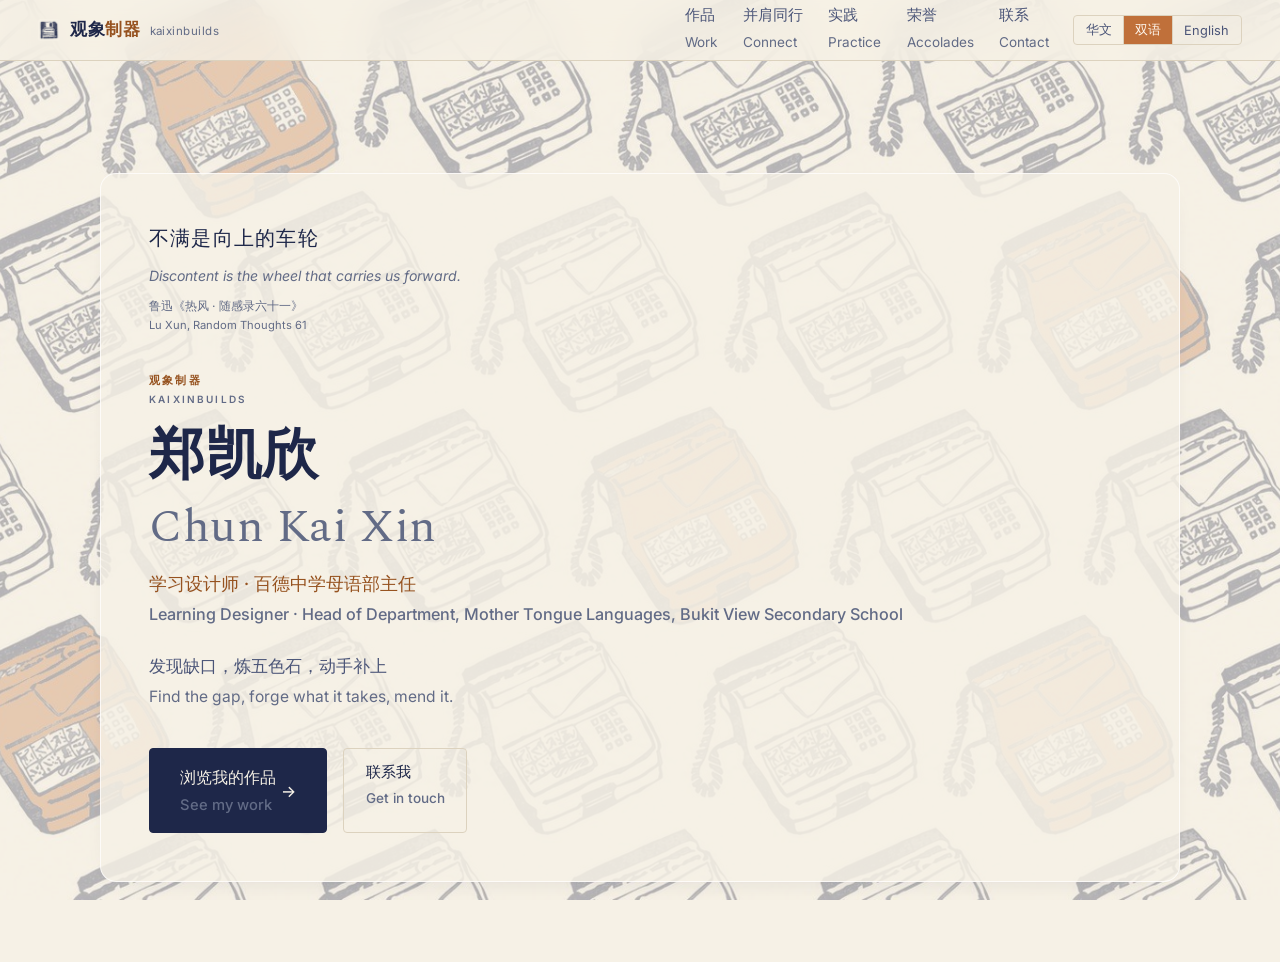
<file: index.html>
<!DOCTYPE html>
<!-- Generated by build.py. Edit build.py, not this file. -->
<html lang="en">
<head>
<meta charset="utf-8">
<meta name="viewport" content="width=device-width, initial-scale=1">
<title data-i18n="page.home.title">Chun Kai Xin - Learning Designer</title>
<meta name="description" data-i18n="site.description" data-i18n-attr="content" content="Classroom-grounded Chinese Language learning tools, designed and built by a practising Singapore teacher.">
<link rel="canonical" href="https://kaixinbuilds.github.io/">

<meta property="og:type" content="website">
<meta property="og:site_name" content="kaixinbuilds">
<meta property="og:title" content="Chun Kai Xin - Learning Designer">
<meta property="og:description" content="Classroom-grounded Chinese Language learning tools, designed and built by a practising Singapore teacher.">
<meta property="og:url" content="https://kaixinbuilds.github.io/">
<meta property="og:image" content="https://kaixinbuilds.github.io/assets/social-card.jpg">
<meta name="twitter:card" content="summary_large_image">
<meta name="color-scheme" content="light">
<meta name="theme-color" content="#1E2749">

<!-- Spectral for headings and epigraphs, Inter for body and UI. Chinese
     resolves to the system serif (Songti SC / Source Han Serif): a webfont
     with CJK coverage would cost megabytes for one page. -->
<link rel="preconnect" href="https://fonts.googleapis.com">
<link rel="preconnect" href="https://fonts.gstatic.com" crossorigin>
<link href="https://fonts.googleapis.com/css2?family=Inter:wght@400;500;600&family=Spectral:ital,wght@0,400;0,600;1,400&display=swap" rel="stylesheet">


<!-- Google Analytics 4 -->
<script async src="https://www.googletagmanager.com/gtag/js?id=G-EDXEQ531WL"></script>
<script>
  window.dataLayer = window.dataLayer || [];
  function gtag(){dataLayer.push(arguments);}
  gtag('js', new Date());
  gtag('config', 'G-EDXEQ531WL');
</script>
<link rel="stylesheet" href="style.css">
<link rel="icon" href="favicon.png" sizes="48x48">
<link rel="apple-touch-icon" href="apple-touch-icon.png">
</head>
<body>

<a class="skip-link" href="#main">Skip to content</a>

<header class="site-header">
  <div class="wrap">
    <div class="header-inner">
      <a class="wordmark" href="index.html" aria-current="page">
        <img class="mark" src="favicon.png" alt="" width="22" height="22" decoding="async">
        <span class="wordmark-text" id="wordmark-text">kaixin<em>builds</em></span>
      </a>

      <nav class="site-nav" aria-label="Primary">
        <a href="work.html" data-i18n="nav.work">Work</a>
        <a href="connect.html" data-i18n="nav.connect">Connect</a>
        <a href="practice.html" data-i18n="nav.approach">Practice</a>
        <a href="accolades.html" data-i18n="nav.accolades">Accolades</a>
        <a href="contact.html" data-i18n="nav.contact">Contact</a>
      </nav>

      <!-- Three modes, like the game: Chinese, both, English. The labels are
           language names, so they are never themselves translated. -->
      <div id="lang-switch" class="lang-switch" role="group" aria-label="Language / 语言">
        <button type="button" data-lang="zh" lang="zh-Hans">华文</button>
        <button type="button" data-lang="both" lang="zh-Hans">双语</button>
        <button type="button" data-lang="en" lang="en">English</button>
      </div>
    </div>
  </div>
</header>

<main id="main">
  <section class="hero" id="top">
    <div class="wrap">
      <!-- The couplet VocabSummit is named from. Both languages always show:
           the pairing itself is the content, not a translation of it. -->
      <p class="epigraph">
        <span class="zh" lang="zh-Hans">不满是向上的车轮</span>
        <span class="en" lang="en">Discontent is the wheel that carries us forward.</span>
        <span class="src" data-i18n="epigraph.source">鲁迅</span>
      </p>

      <p class="eyebrow" data-i18n="brand.full">kaixinbuilds</p>
      <h1 class="hero-name" data-i18n="hero.name">Chun Kai Xin</h1>
      <p class="hero-tagline" data-i18n="hero.tagline"></p>
      <p class="hero-intro" data-i18n="hero.intro"></p>
      <p class="hero-actions">
        <a class="btn btn-primary" href="work.html" data-i18n="hero.ctaWork">See my work</a>
        <a class="btn btn-ghost" href="contact.html" data-i18n="hero.ctaContact">Get in touch</a>
      </p>
    </div>
  </section>
</main>

<script src="script.js"></script>
</body>
</html>
</file>
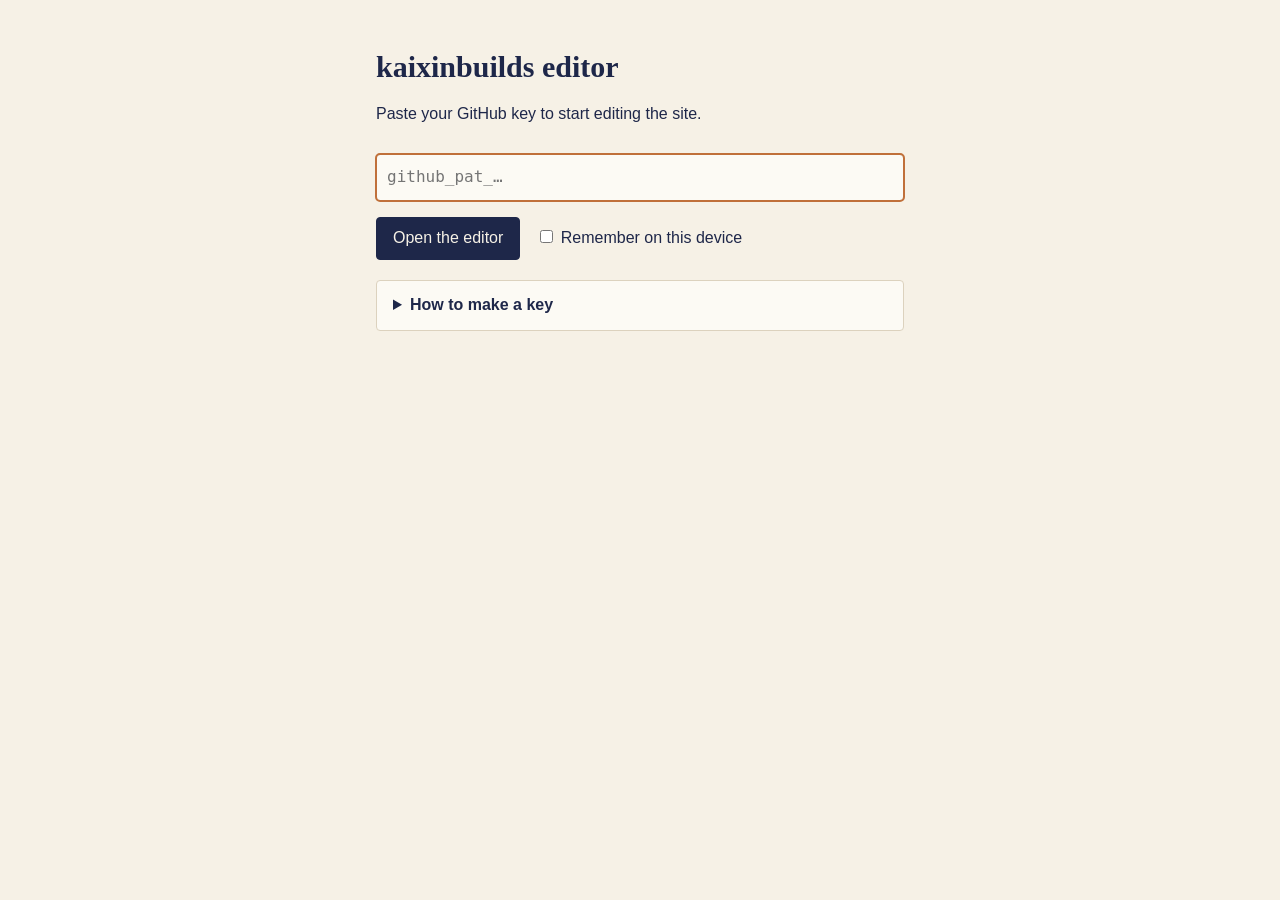
<file: admin/index.html>
<!DOCTYPE html>
<!-- The site editor. Hand-written, not generated: build.py does not know about
     this folder and never touches it. See "Editing online" in README.md. -->
<html lang="en">
<head>
<meta charset="utf-8">
<meta name="viewport" content="width=device-width, initial-scale=1">
<meta name="robots" content="noindex, nofollow">
<meta name="referrer" content="no-referrer">
<title>kaixinbuilds editor</title>
<link rel="icon" href="../favicon.png" sizes="48x48">
<meta name="color-scheme" content="light">
<meta name="theme-color" content="#1E2749">
<!-- No analytics and no third-party script on this page: the key to the
     repository lives in this page's storage, so nothing else may run here. -->
<style>
:root {
  --paper: #F6F1E6;
  --paper-sunk: #EFE8D7;
  --card: #FCFAF4;
  --ink: #1E2749;
  --ink-soft: #4B5578;
  --ink-faint: #626B86;
  --rule: #DCD2BE;
  --ochre: #C0703A;
  --ochre-deep: #96521F;
  --ochre-wash: #F0E2D2;
  --bad: #9B2C2C;
  --bad-wash: #F6DEDA;
  --good: #2F6B3F;
  --good-wash: #DDEBDD;
  --serif: "Songti SC", "Noto Serif CJK SC", "Source Han Serif SC", Georgia, serif;
  --sans: -apple-system, BlinkMacSystemFont, "Segoe UI", "PingFang SC", "Hiragino Sans GB", "Microsoft YaHei", sans-serif;
  --mono: ui-monospace, "SF Mono", Menlo, monospace;
  --radius: 4px;
}
* { box-sizing: border-box; }
html { -webkit-text-size-adjust: 100%; }
body { margin: 0; background: var(--paper); color: var(--ink); font: 16px/1.55 var(--sans); }
a { color: var(--ochre-deep); }
h1, h2, h3 { font-family: var(--serif); font-weight: 600; line-height: 1.25; margin: 0; }
button, input, textarea, select { font: inherit; color: inherit; }
[hidden] { display: none !important; }
.visually-hidden { position: absolute; width: 1px; height: 1px; overflow: hidden; clip: rect(0 0 0 0); white-space: nowrap; }

.wrap { max-width: 980px; margin: 0 auto; padding: 0 16px; }

/* ── top bar ── */
.top { position: sticky; top: 0; z-index: 10; background: var(--ink); color: var(--paper); }
.top .wrap { display: flex; align-items: center; gap: 12px; min-height: 52px; flex-wrap: wrap; padding-top: 6px; padding-bottom: 6px; }
.top h1 { font-size: 18px; margin-right: auto; }
.top h1 em { color: #E9B48A; font-style: normal; }
.top a, .top button.link { color: var(--paper); font-size: 14px; }
.tabs { display: flex; gap: 4px; flex-wrap: wrap; }
.tabs button { background: transparent; border: 1px solid rgba(246,241,230,.35); color: var(--paper); border-radius: var(--radius); padding: 4px 12px; cursor: pointer; font-size: 14px; }
.tabs button[aria-selected="true"] { background: var(--paper); color: var(--ink); }
.tabs .n { display: inline-block; min-width: 1.4em; margin-left: 4px; padding: 0 5px; border-radius: 9px; background: var(--ochre); color: #fff; font-size: 12px; text-align: center; }

button.link { background: none; border: 0; padding: 0; text-decoration: underline; cursor: pointer; }

.btn { display: inline-block; border: 1px solid var(--ink); background: var(--card); color: var(--ink); border-radius: var(--radius); padding: 8px 16px; cursor: pointer; text-decoration: none; }
.btn-primary { background: var(--ink); color: var(--paper); }
.btn-ochre { background: var(--ochre-deep); border-color: var(--ochre-deep); color: #fff; }
.btn:disabled { opacity: .45; cursor: not-allowed; }
.btn-small { padding: 3px 10px; font-size: 13px; }

/* ── sign in ── */
.signin { max-width: 560px; margin: 48px auto; padding: 0 16px; }
.signin h1 { font-size: 30px; margin-bottom: 8px; }
.signin input[type=password] { width: 100%; padding: 10px; border: 1px solid var(--rule); border-radius: var(--radius); background: var(--card); font-family: var(--mono); margin: 12px 0 8px; }
.signin .row { display: flex; align-items: center; gap: 16px; flex-wrap: wrap; margin: 8px 0 20px; }
.signin details { background: var(--card); border: 1px solid var(--rule); border-radius: var(--radius); padding: 12px 16px; }
.signin summary { cursor: pointer; font-weight: 600; }
.signin ol { padding-left: 20px; }
.signin li { margin: 6px 0; }
.err { color: var(--bad); }

/* ── notices ── */
.notice { margin: 16px 0; padding: 12px 16px; border-radius: var(--radius); background: var(--ochre-wash); border-left: 4px solid var(--ochre); }
.notice.bad { background: var(--bad-wash); border-color: var(--bad); }
.notice.good { background: var(--good-wash); border-color: var(--good); }
.notice ul { margin: 6px 0 0; padding-left: 20px; }

/* ── toolbar ── */
.toolbar { display: flex; gap: 12px; align-items: center; flex-wrap: wrap; margin: 20px 0 12px; }
.toolbar input[type=search] { flex: 1 1 240px; padding: 8px 10px; border: 1px solid var(--rule); border-radius: var(--radius); background: var(--card); }
.toolbar label { font-size: 14px; color: var(--ink-soft); white-space: nowrap; }
.intro { color: var(--ink-soft); margin: 16px 0 0; font-size: 15px; }

/* ── sections of page text ── */
details.section { background: var(--card); border: 1px solid var(--rule); border-radius: var(--radius); margin: 10px 0; }
details.section > summary { cursor: pointer; padding: 12px 16px; font-family: var(--serif); font-size: 19px; font-weight: 600; display: flex; gap: 10px; align-items: baseline; flex-wrap: wrap; }
details.section > summary .meta { font-family: var(--sans); font-size: 13px; font-weight: 400; color: var(--ink-faint); }
details.section > summary .badge { font-family: var(--sans); font-size: 12px; font-weight: 600; color: #fff; background: var(--ochre); border-radius: 9px; padding: 0 7px; }
.section-body { padding: 0 16px 8px; }

.entry { border-top: 1px solid var(--paper-sunk); padding: 12px 0 12px 12px; margin-left: -12px; border-left: 3px solid transparent; }
.entry.changed, .field.changed { border-left-color: var(--ochre); background: linear-gradient(90deg, var(--ochre-wash), transparent 40%); }
.entry-head { display: flex; gap: 10px; align-items: center; margin-bottom: 6px; }
.entry-head code { font: 12px var(--mono); color: var(--ink-faint); }
.entry-head .hint-inline { font-size: 12px; color: var(--ink-faint); }
#app { min-height: 100vh; display: flex; flex-direction: column; }
#app > main { flex: 1; width: 100%; }
.entry-head .undo { margin-left: auto; font-size: 13px; }

.pair { display: grid; grid-template-columns: 1fr 1fr; gap: 10px; }
@media (max-width: 700px) { .pair { grid-template-columns: 1fr; } }
.lang { display: flex; flex-direction: column; gap: 2px; }
.lang > span { font-size: 11px; letter-spacing: .06em; text-transform: uppercase; color: var(--ink-faint); }
textarea, .field input[type=text], .field input[type=url], .field input[type=date], .field select {
  width: 100%; padding: 7px 9px; border: 1px solid var(--rule); border-radius: var(--radius); background: #fff; line-height: 1.5;
}
textarea { resize: vertical; min-height: 38px; overflow: hidden; }
textarea:focus, input:focus, select:focus { outline: 2px solid var(--ochre); outline-offset: -1px; border-color: transparent; }
textarea[lang="zh-Hans"] { font-size: 16px; }
textarea.invalid { outline: 2px solid var(--bad); }

/* ── projects and talks ── */
details.item { background: var(--card); border: 1px solid var(--rule); border-radius: var(--radius); margin: 10px 0; }
details.item > summary { cursor: pointer; padding: 12px 16px; display: flex; flex-wrap: wrap; gap: 4px 12px; align-items: baseline; }
details.item > summary b { font-family: var(--serif); font-size: 18px; }
details.item > summary .meta { font-size: 13px; color: var(--ink-faint); }
details.item > summary .badge { font-size: 12px; font-weight: 600; color: #fff; background: var(--ochre); border-radius: 9px; padding: 0 7px; }
.item-body { padding: 0 16px 16px; }
.item-actions { display: flex; gap: 8px; flex-wrap: wrap; justify-content: flex-end; padding-top: 12px; border-top: 1px solid var(--paper-sunk); margin-top: 12px; }
.field { padding: 10px 0 10px 12px; margin-left: -12px; border-left: 3px solid transparent; }
.field > .label { display: block; font-weight: 600; font-size: 14px; margin-bottom: 4px; }
.field > .hint { display: block; font-size: 13px; color: var(--ink-faint); margin: -2px 0 6px; }
.field.check label { display: flex; gap: 8px; align-items: flex-start; font-size: 15px; }
.field.check input { margin-top: 4px; }
.sublist { display: flex; flex-direction: column; gap: 8px; }
.subitem { border: 1px dashed var(--rule); border-radius: var(--radius); padding: 4px 12px 8px 24px; background: var(--paper); }
.subitem-actions { display: flex; gap: 6px; justify-content: flex-end; padding-top: 4px; }
.add-row { margin-top: 8px; }

/* ── bottom bar ── */
.bar { position: sticky; bottom: 0; z-index: 10; background: var(--card); border-top: 1px solid var(--rule); box-shadow: 0 -4px 16px rgba(30,39,73,.08); }
.bar .wrap { display: flex; align-items: center; gap: 12px; min-height: 60px; flex-wrap: wrap; padding-top: 8px; padding-bottom: 8px; }
.bar .count { margin-right: auto; color: var(--ink-soft); }
main { padding-bottom: 40px; }

/* ── review dialog ── */
dialog { border: 0; border-radius: var(--radius); padding: 0; width: min(760px, calc(100vw - 32px)); max-height: calc(100vh - 48px); background: var(--paper); color: var(--ink); box-shadow: 0 20px 60px rgba(30,39,73,.35); }
dialog::backdrop { background: rgba(30,39,73,.45); }
.dlg-head { padding: 16px 20px; border-bottom: 1px solid var(--rule); display: flex; align-items: center; gap: 12px; }
.dlg-head h2 { font-size: 22px; margin-right: auto; }
.dlg-body { padding: 8px 20px 16px; }
.dlg-foot { padding: 12px 20px 20px; border-top: 1px solid var(--rule); display: flex; flex-direction: column; gap: 10px; }
.dlg-foot input { width: 100%; padding: 8px 10px; border: 1px solid var(--rule); border-radius: var(--radius); background: #fff; }
.dlg-foot .buttons { display: flex; gap: 10px; justify-content: flex-end; flex-wrap: wrap; }
.change { padding: 12px 0; border-bottom: 1px solid var(--paper-sunk); }
.change .where { font-size: 13px; color: var(--ink-soft); font-weight: 600; margin-bottom: 4px; }
.change .old, .change .new { white-space: pre-wrap; word-break: break-word; padding: 4px 8px; border-radius: var(--radius); font-size: 15px; }
.change .old { background: var(--bad-wash); text-decoration: line-through; text-decoration-color: rgba(155,44,44,.45); }
.change .new { background: var(--good-wash); margin-top: 4px; }
.change .none { font-style: italic; color: var(--ink-faint); text-decoration: none; }
.warn { margin-top: 6px; font-size: 14px; color: var(--ochre-deep); }
.warn::before { content: "⚠ "; }
.problem { color: var(--bad); font-size: 14px; }
.problem::before { content: "✕ "; }
.progress { list-style: none; padding: 0; margin: 8px 0; }
.progress li { padding: 4px 0; }
.progress li::before { content: "○ "; color: var(--ink-faint); }
.progress li.done::before { content: "✓ "; color: var(--good); font-weight: 700; }
.progress li.fail::before { content: "✕ "; color: var(--bad); font-weight: 700; }
.progress li.busy::before { content: "… "; color: var(--ochre); font-weight: 700; }
.loading { padding: 60px 0; text-align: center; color: var(--ink-soft); }
</style>
</head>
<body>

<div id="signin" class="signin" hidden>
  <h1>kaixinbuilds editor</h1>
  <p>Paste your GitHub key to start editing the site.</p>
  <form id="signin-form">
    <label for="token-input" class="visually-hidden">GitHub key</label>
    <input type="password" id="token-input" autocomplete="off" spellcheck="false" placeholder="github_pat_…">
    <div class="row">
      <button class="btn btn-primary" type="submit">Open the editor</button>
      <label><input type="checkbox" id="remember"> Remember on this device</label>
    </div>
    <p id="signin-error" class="err" hidden></p>
  </form>
  <details>
    <summary>How to make a key</summary>
    <p>You do this once, then again whenever the key expires. GitHub emails you before that happens.</p>
    <ol>
      <li>Signed in to GitHub as <b>kaixinbuilds</b>, open
        <a href="https://github.com/settings/personal-access-tokens/new" target="_blank" rel="noopener">new fine-grained token</a>.</li>
      <li><b>Token name:</b> kaixinbuilds editor. <b>Expiration:</b> up to a year.</li>
      <li><b>Repository access:</b> Only select repositories, then pick <b>kaixinbuilds.github.io</b>.</li>
      <li><b>Permissions › Repository permissions › Contents:</b> Read and write. Leave everything else alone.</li>
      <li>Generate the token, copy it, and paste it above. GitHub shows it only once. If you lose it, make a new one.</li>
    </ol>
    <p>Anyone holding this key can change your site, so keep it to yourself. On a shared computer, leave
      <i>Remember on this device</i> unticked and the key is forgotten when the tab closes. If a device goes
      missing, delete the key on GitHub under Settings › Developer settings › Fine-grained tokens.</p>
  </details>
</div>

<div id="app" hidden>
  <header class="top">
    <div class="wrap">
      <h1>kaixin<em>builds</em> editor</h1>
      <nav class="tabs" role="tablist" aria-label="What to edit">
        <button type="button" role="tab" data-tab="text" aria-selected="true">Page text<span class="n" hidden></span></button>
        <button type="button" role="tab" data-tab="projects" aria-selected="false">Work<span class="n" hidden></span></button>
        <button type="button" role="tab" data-tab="connect" aria-selected="false">Connect<span class="n" hidden></span></button>
      </nav>
      <a href="https://kaixinbuilds.github.io/" target="_blank" rel="noopener">View site ↗</a>
      <button type="button" class="link" id="signout">Sign out</button>
    </div>
  </header>

  <main class="wrap">
    <div id="notices"></div>
    <div id="loading" class="loading">Loading the site's text from GitHub…</div>
    <section id="tab-text" role="tabpanel" hidden></section>
    <section id="tab-projects" role="tabpanel" hidden></section>
    <section id="tab-connect" role="tabpanel" hidden></section>
  </main>

  <footer class="bar">
    <div class="wrap">
      <span class="count" id="count">No changes yet</span>
      <button type="button" class="link" id="discard" hidden>Discard all</button>
      <button type="button" class="btn btn-ochre" id="review" disabled>Review and publish</button>
    </div>
  </footer>
</div>

<dialog id="dialog">
  <div class="dlg-head">
    <h2 id="dlg-title">Review your changes</h2>
    <button type="button" class="link" id="dlg-close">Close</button>
  </div>
  <div class="dlg-body" id="dlg-body"></div>
  <div class="dlg-foot" id="dlg-foot"></div>
</dialog>

<script src="admin.js"></script>
</body>
</html>
</file>
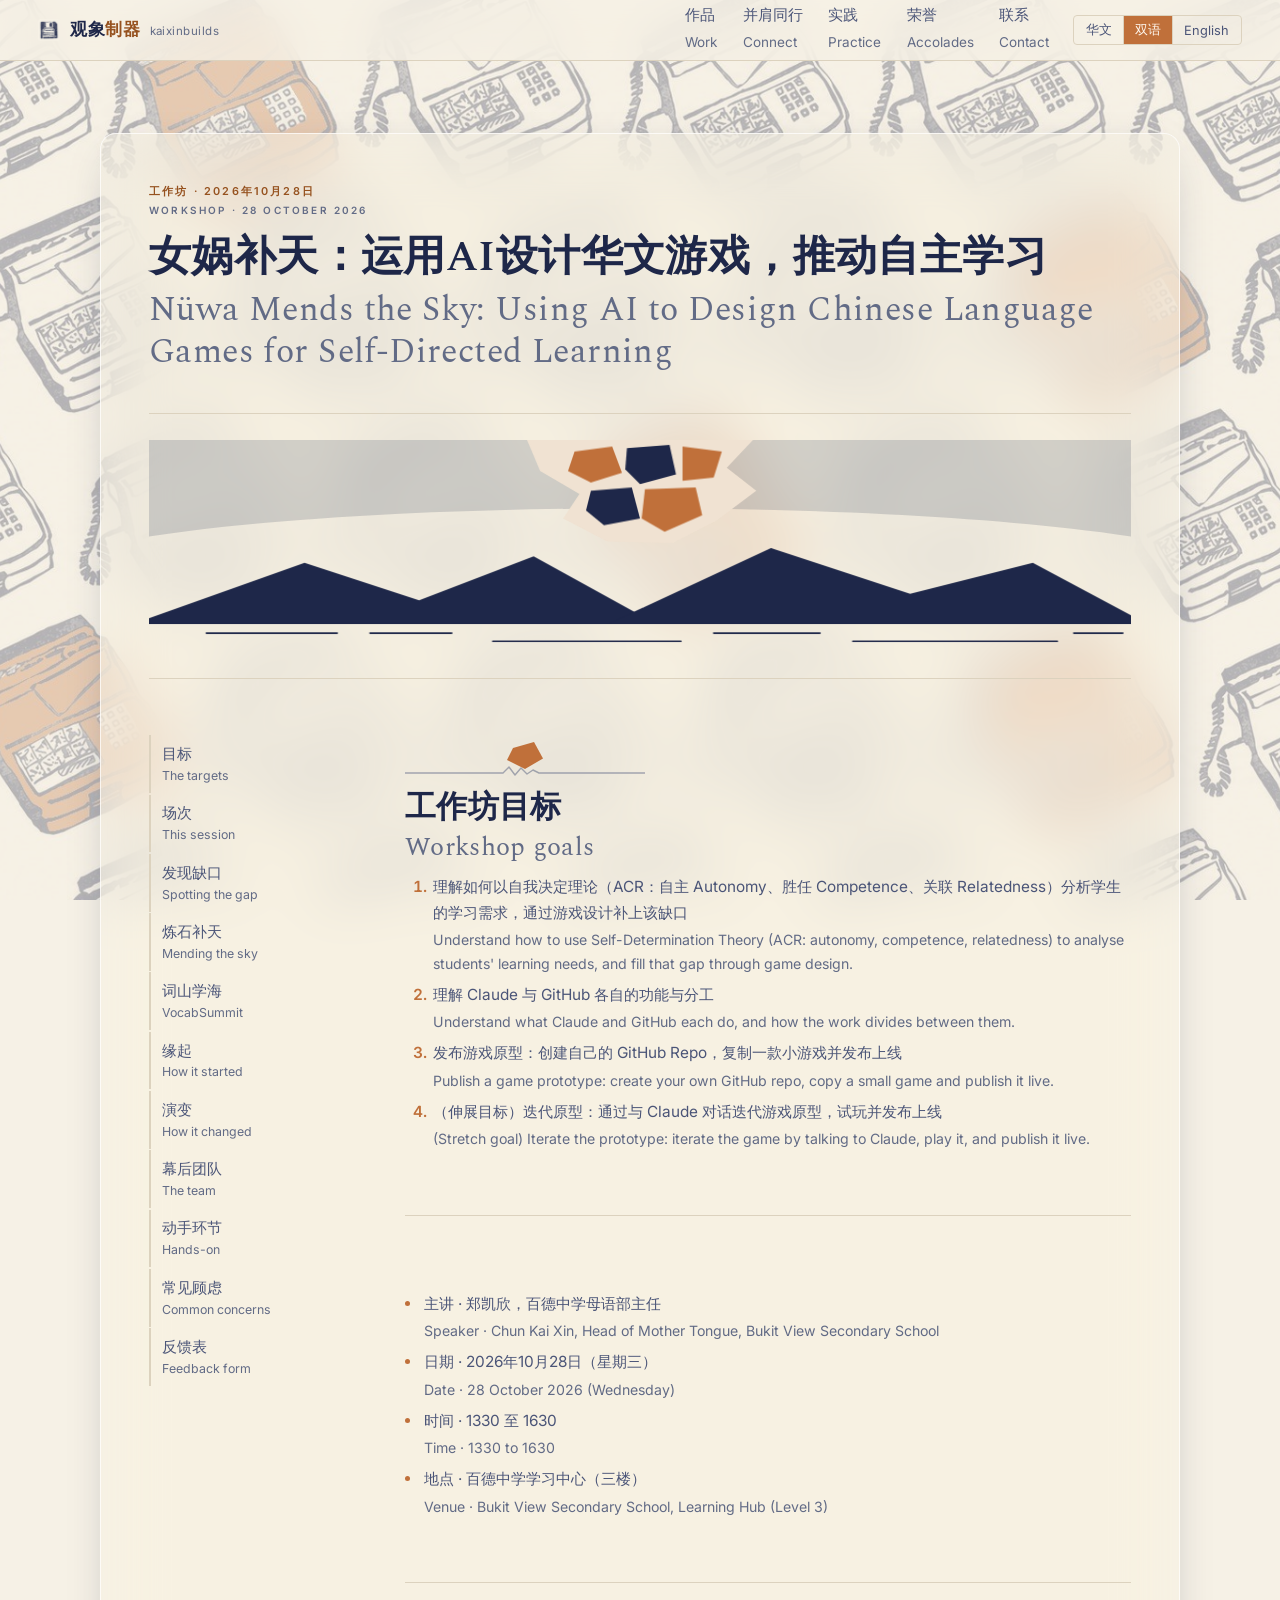
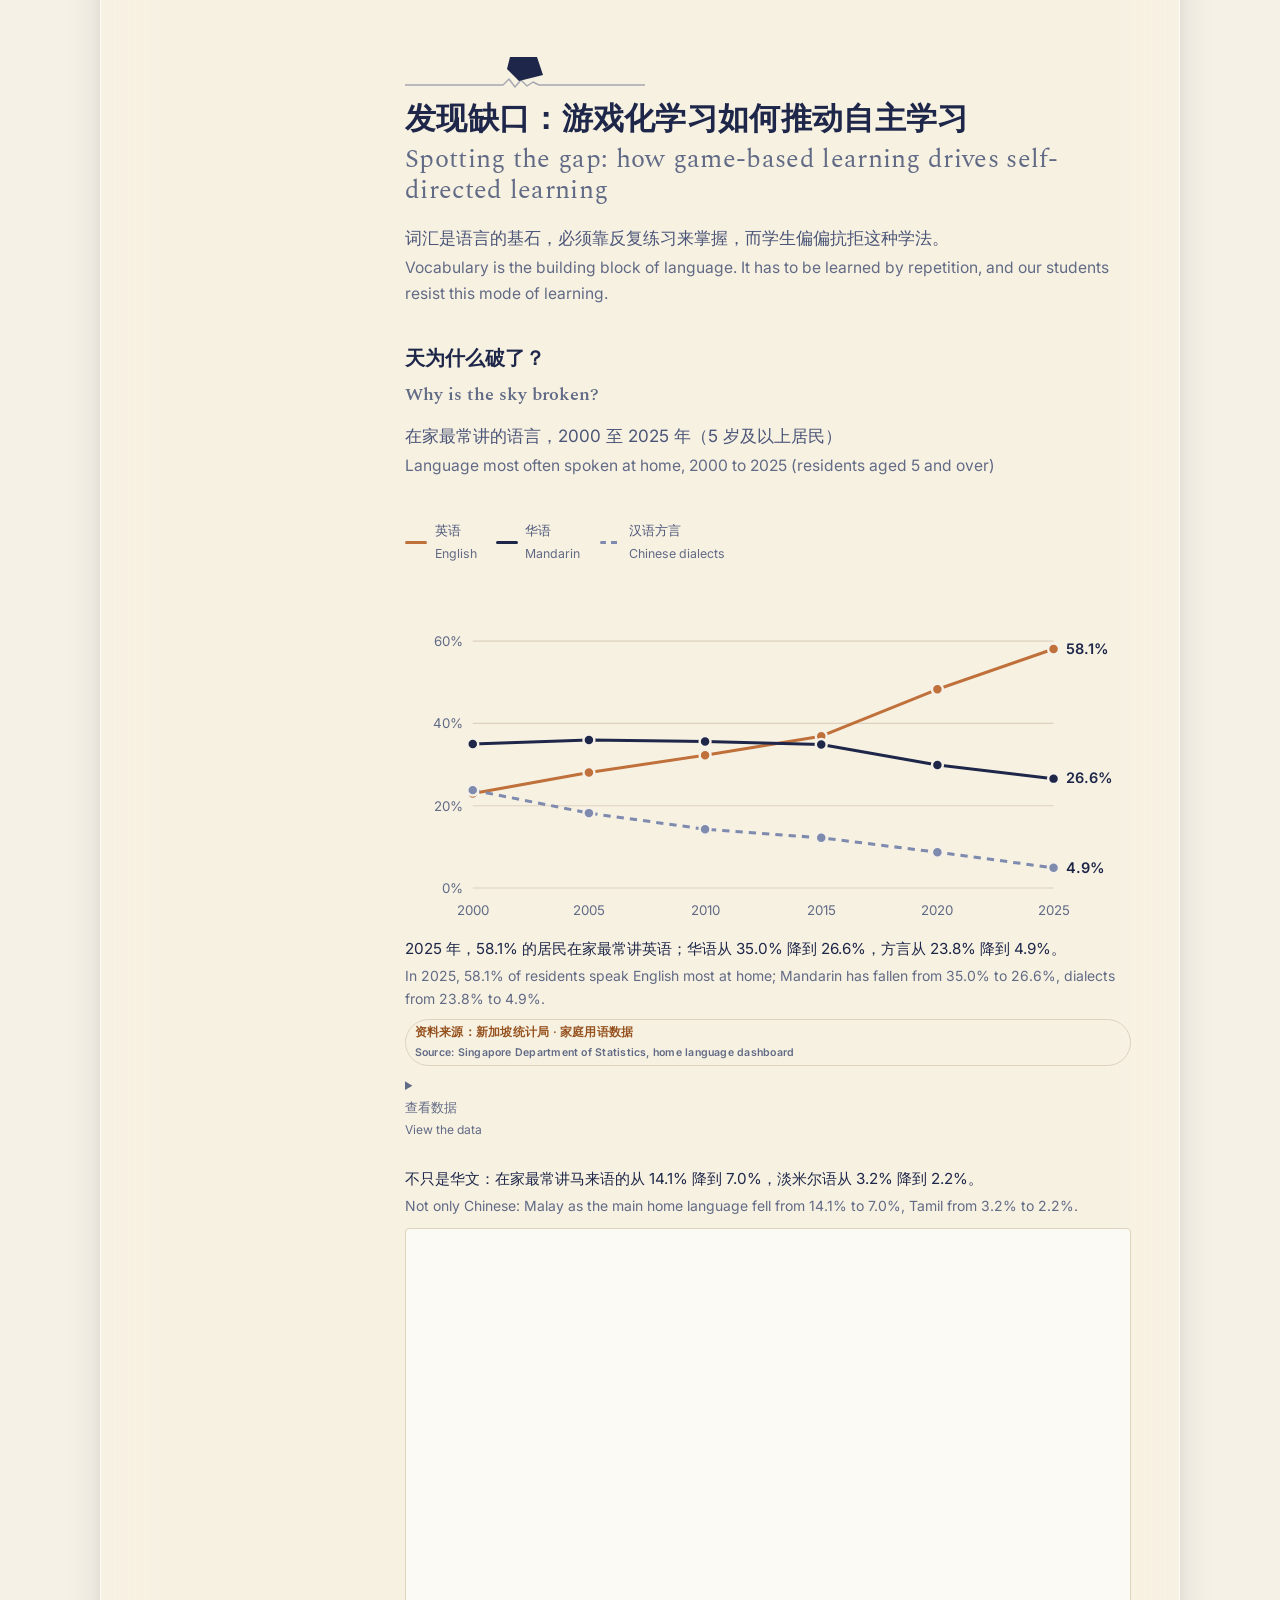
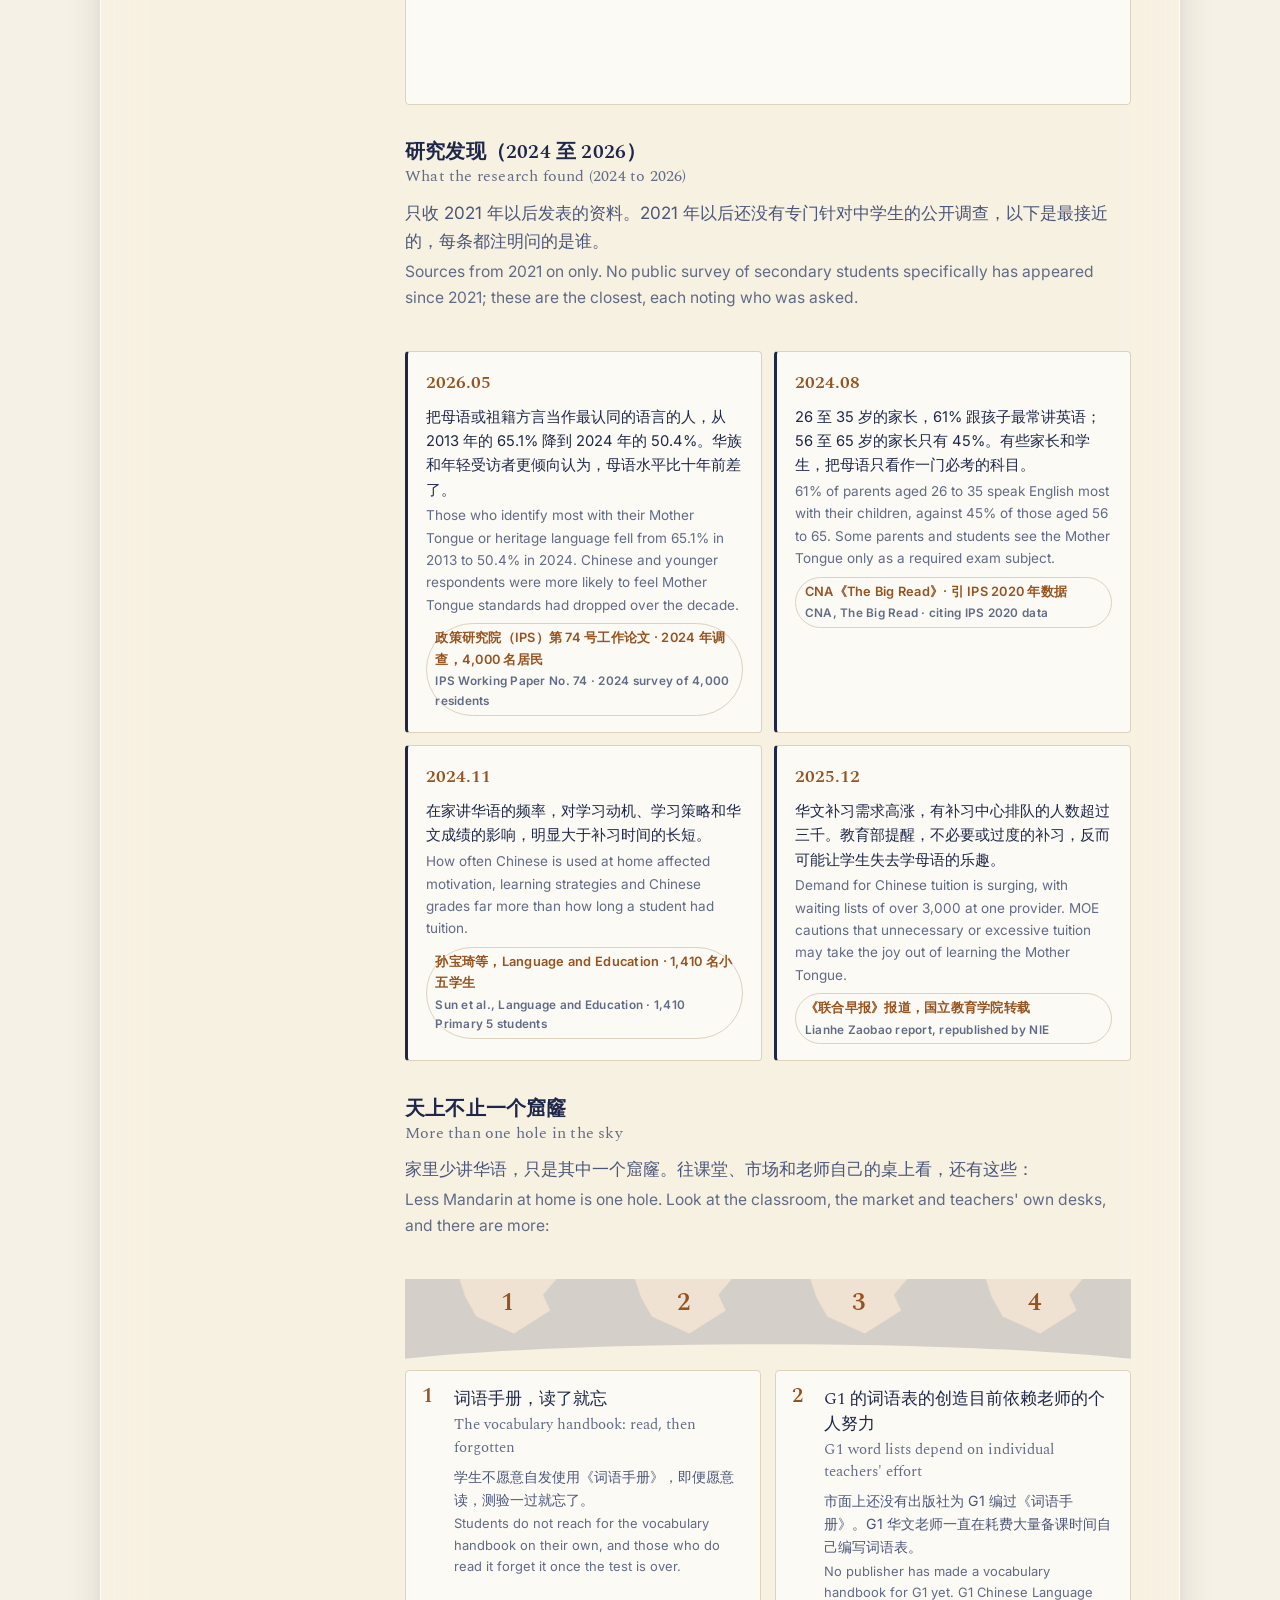
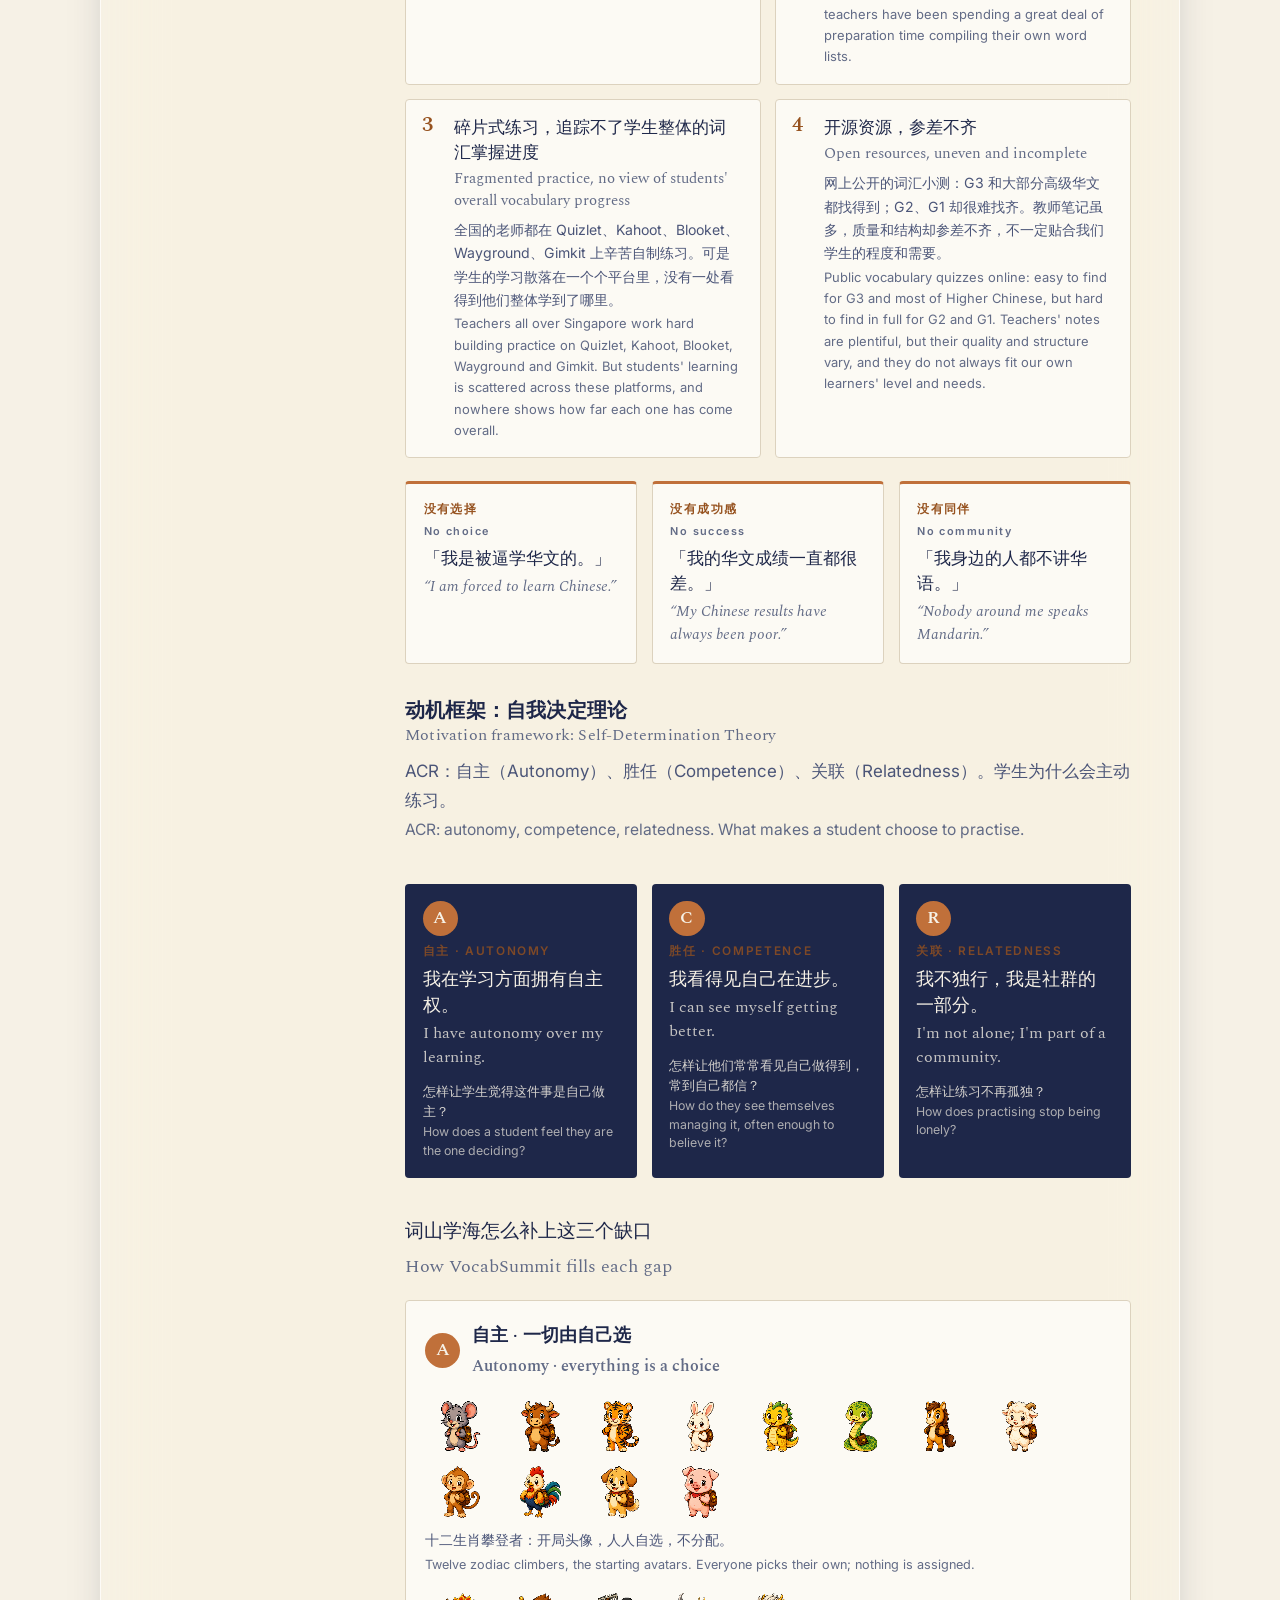
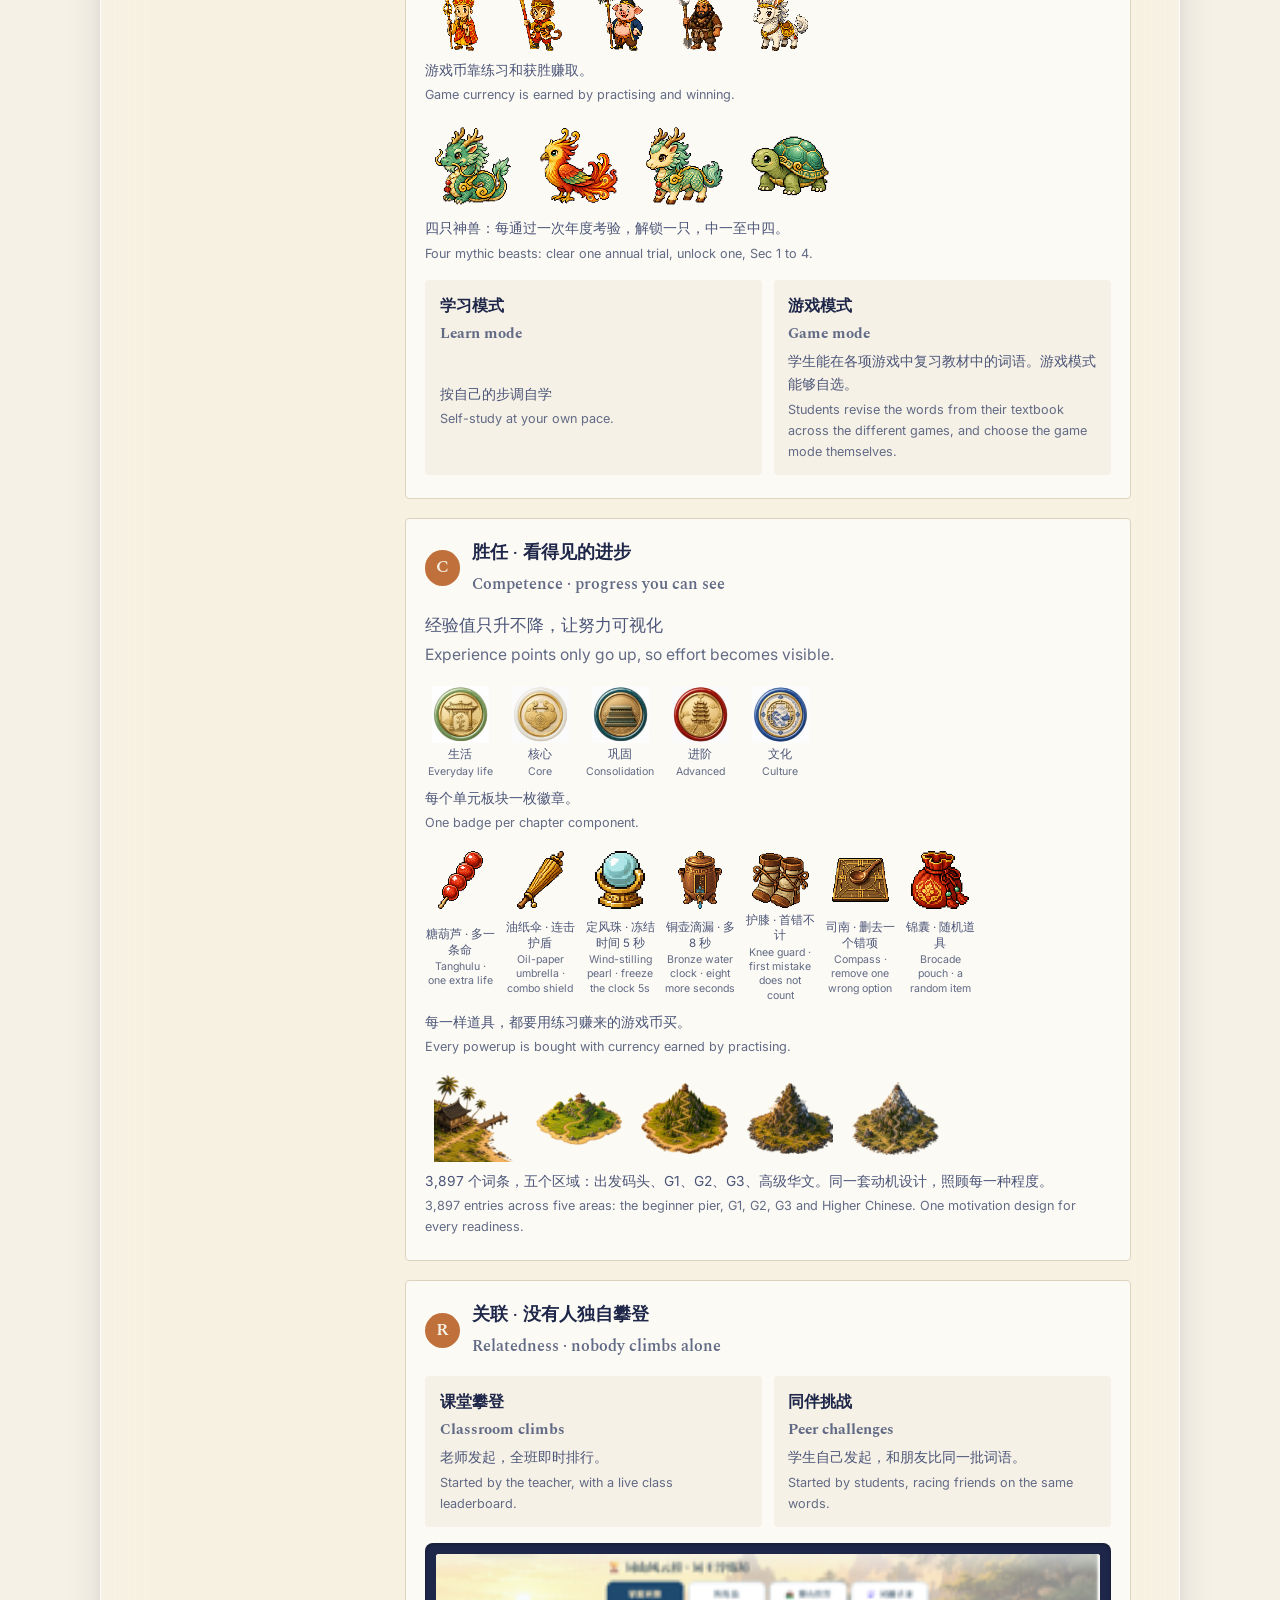
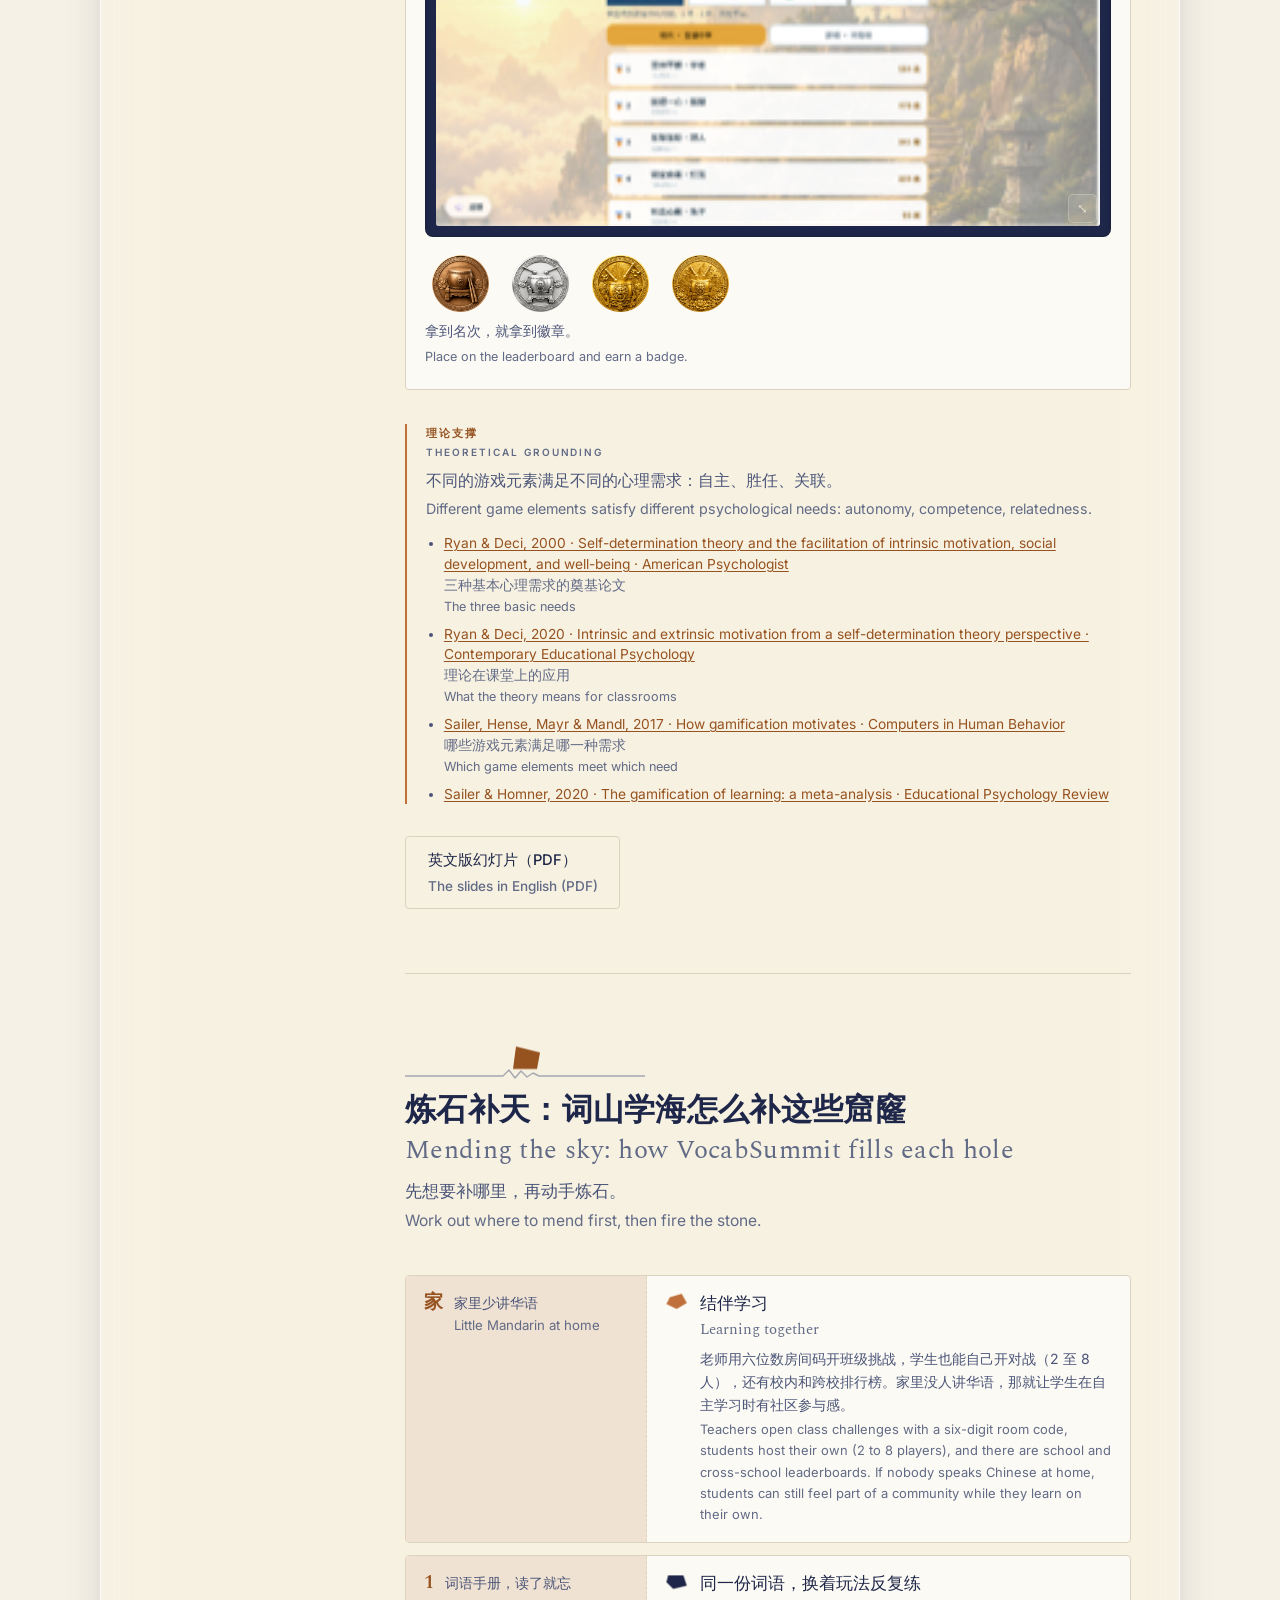
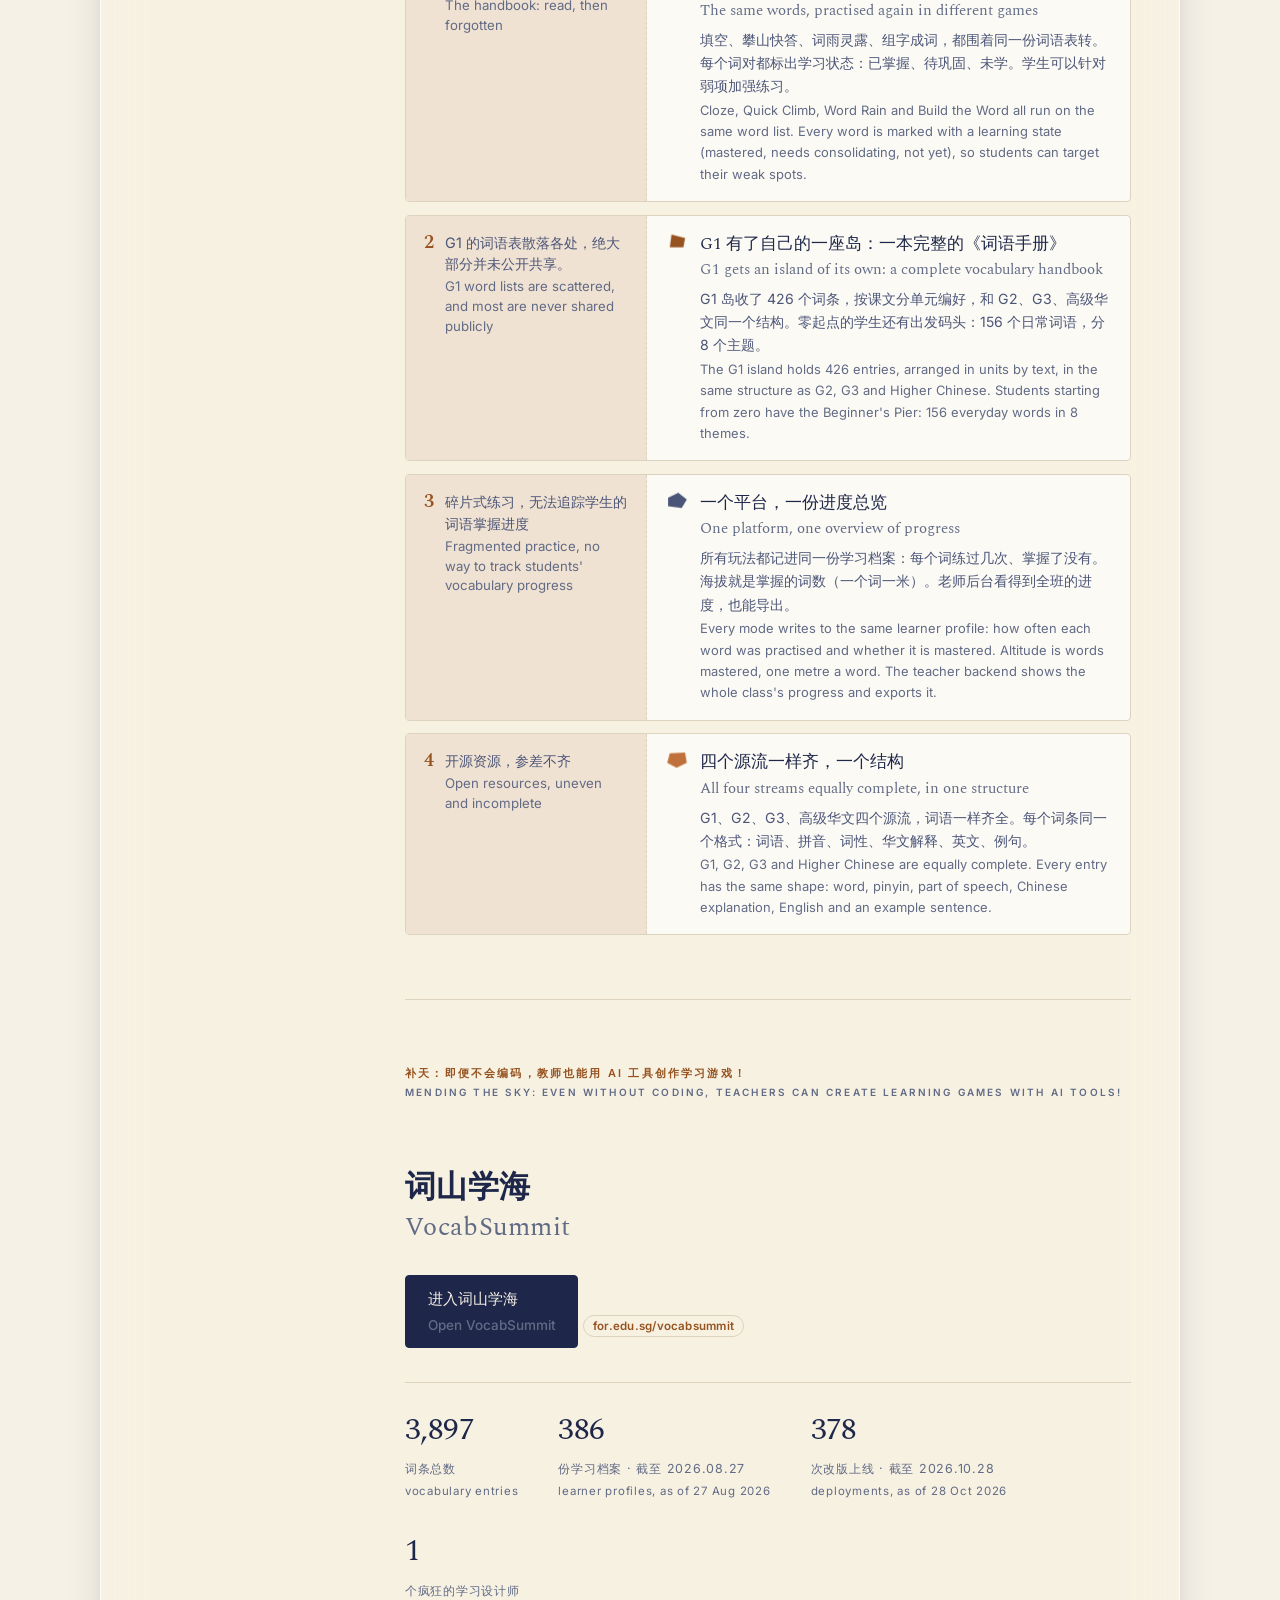
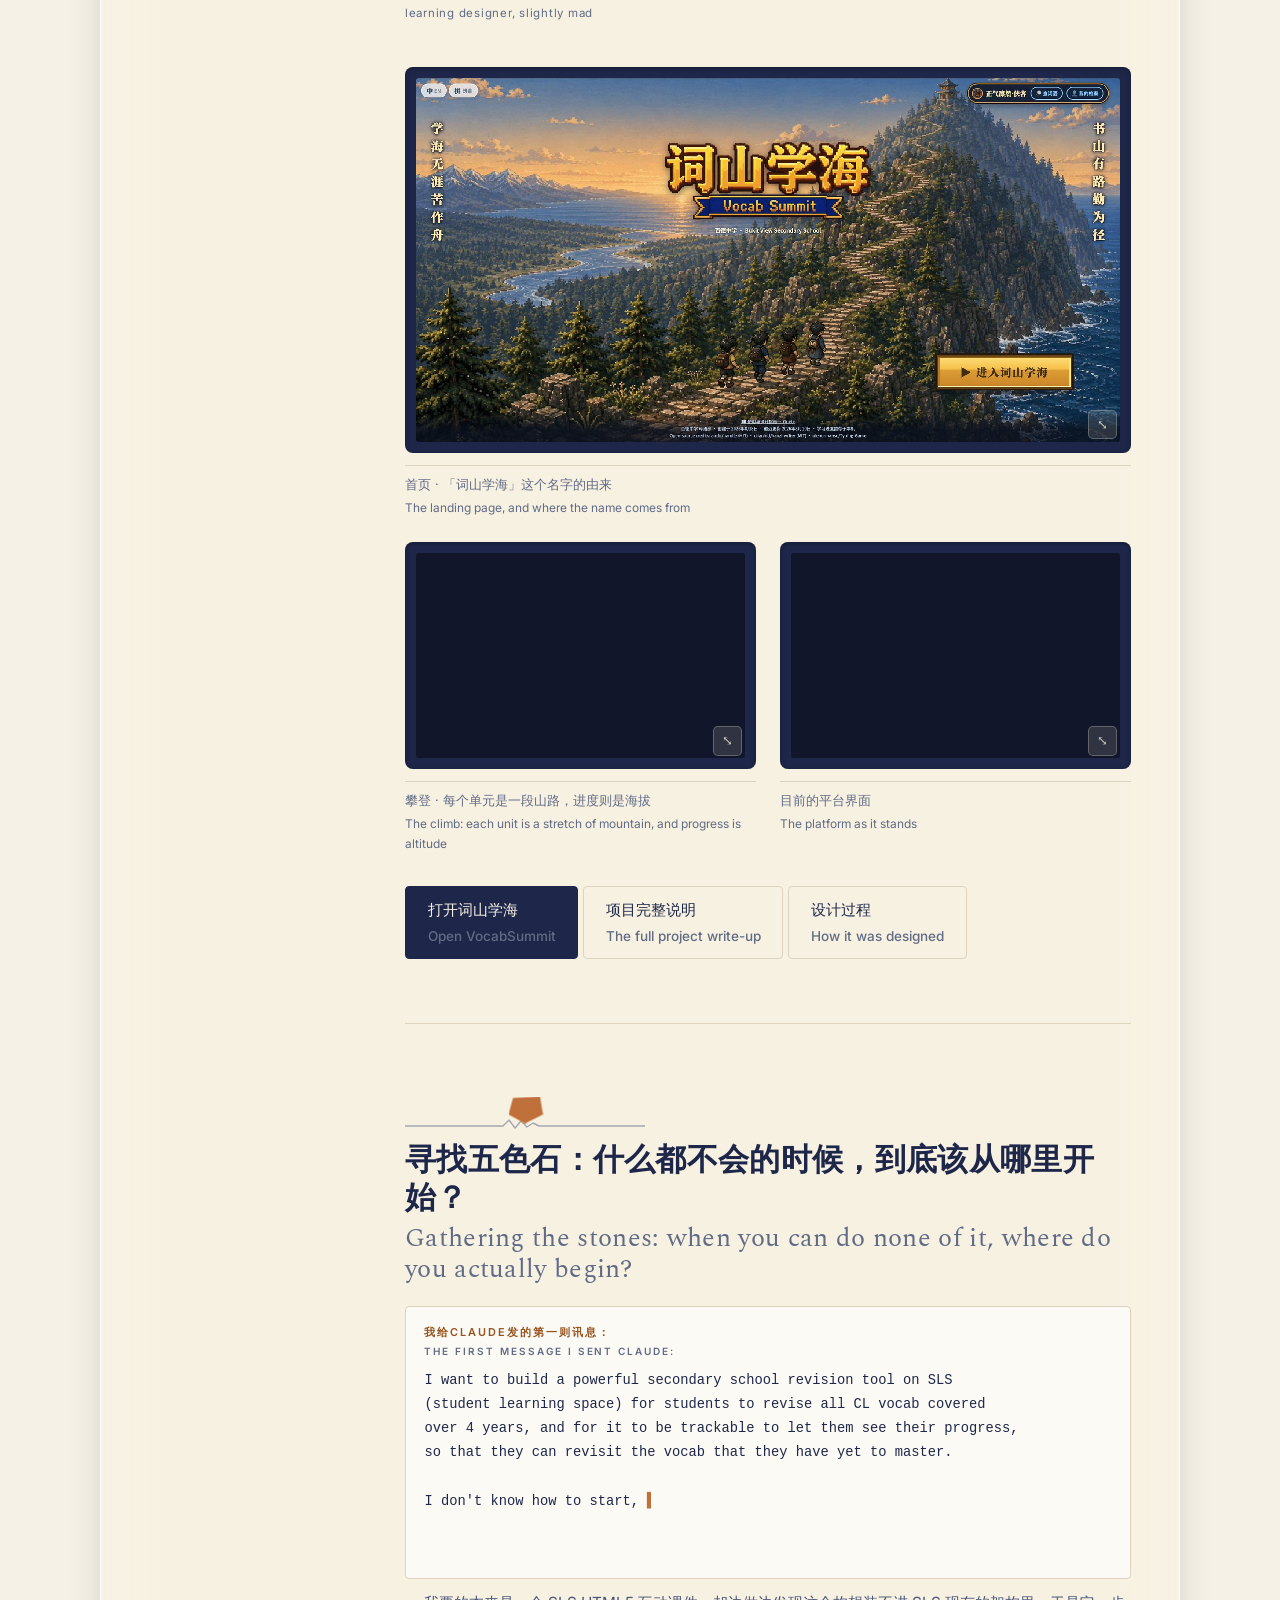
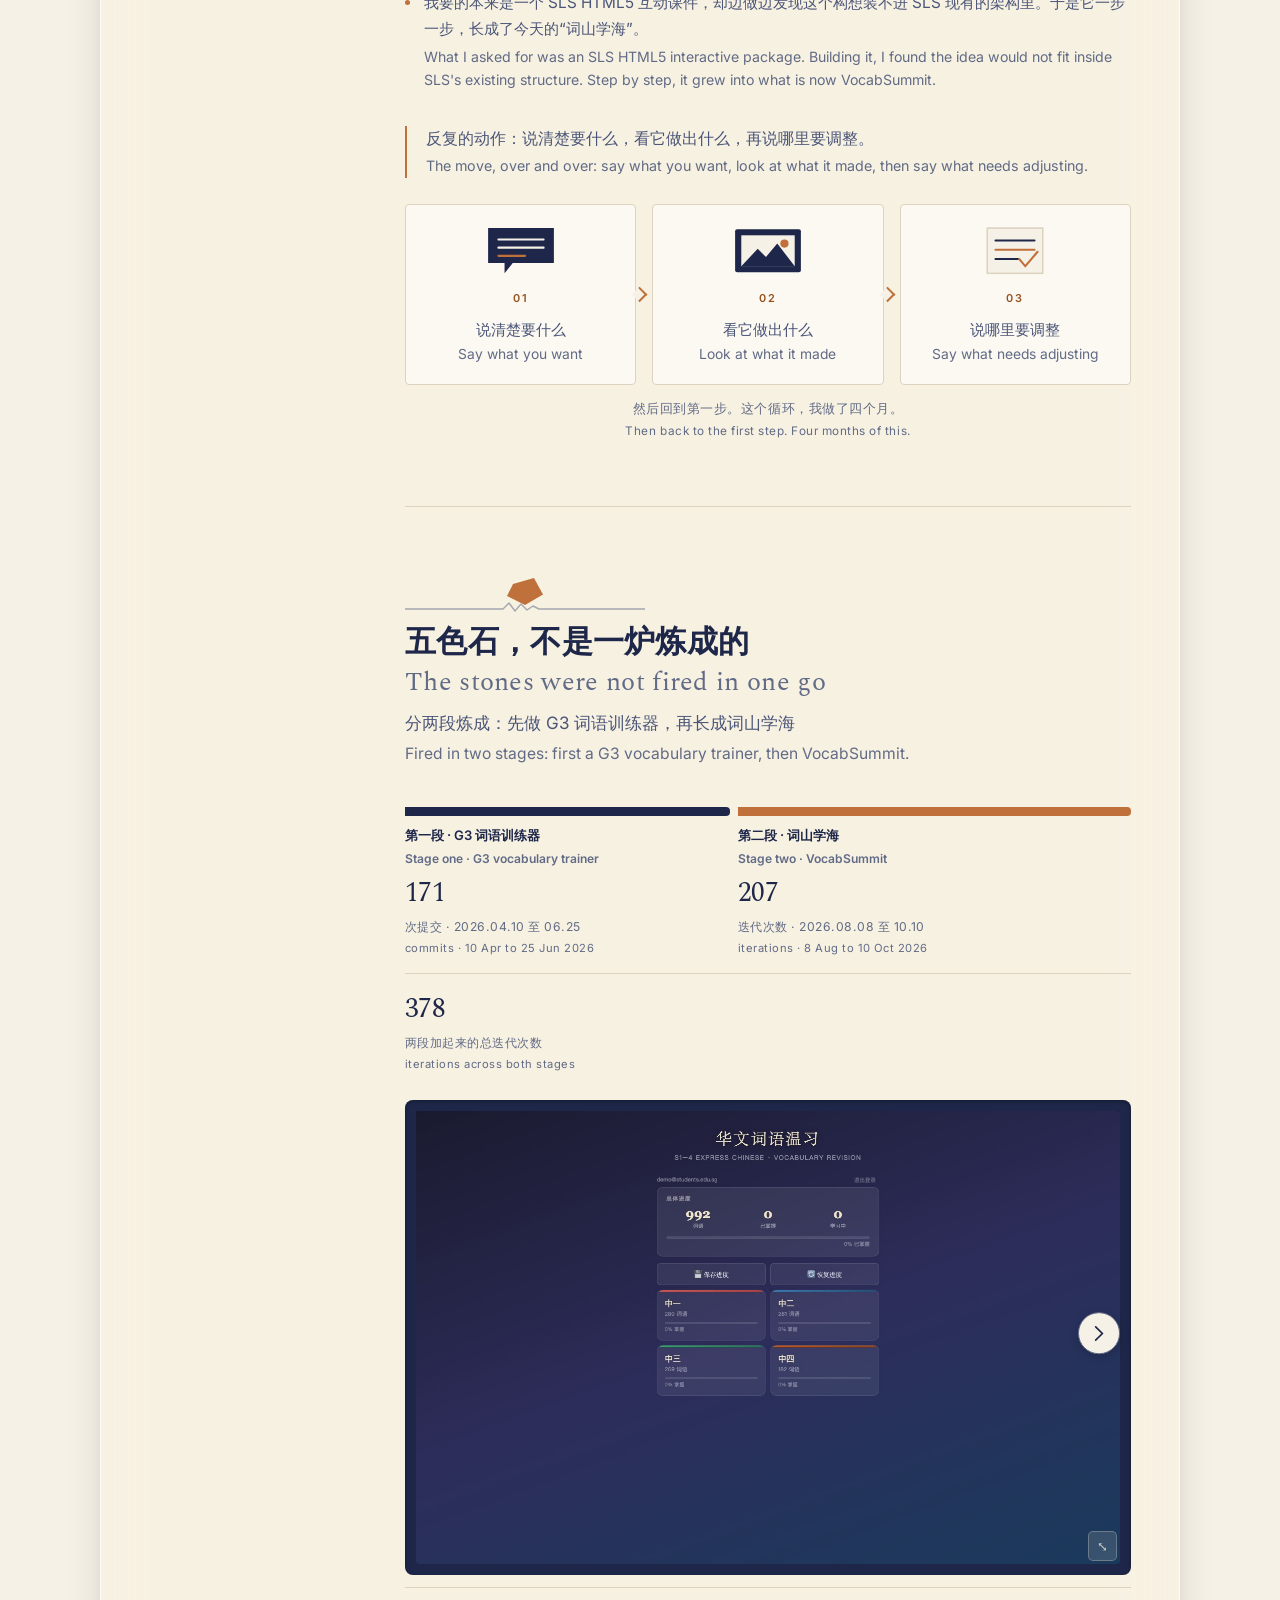
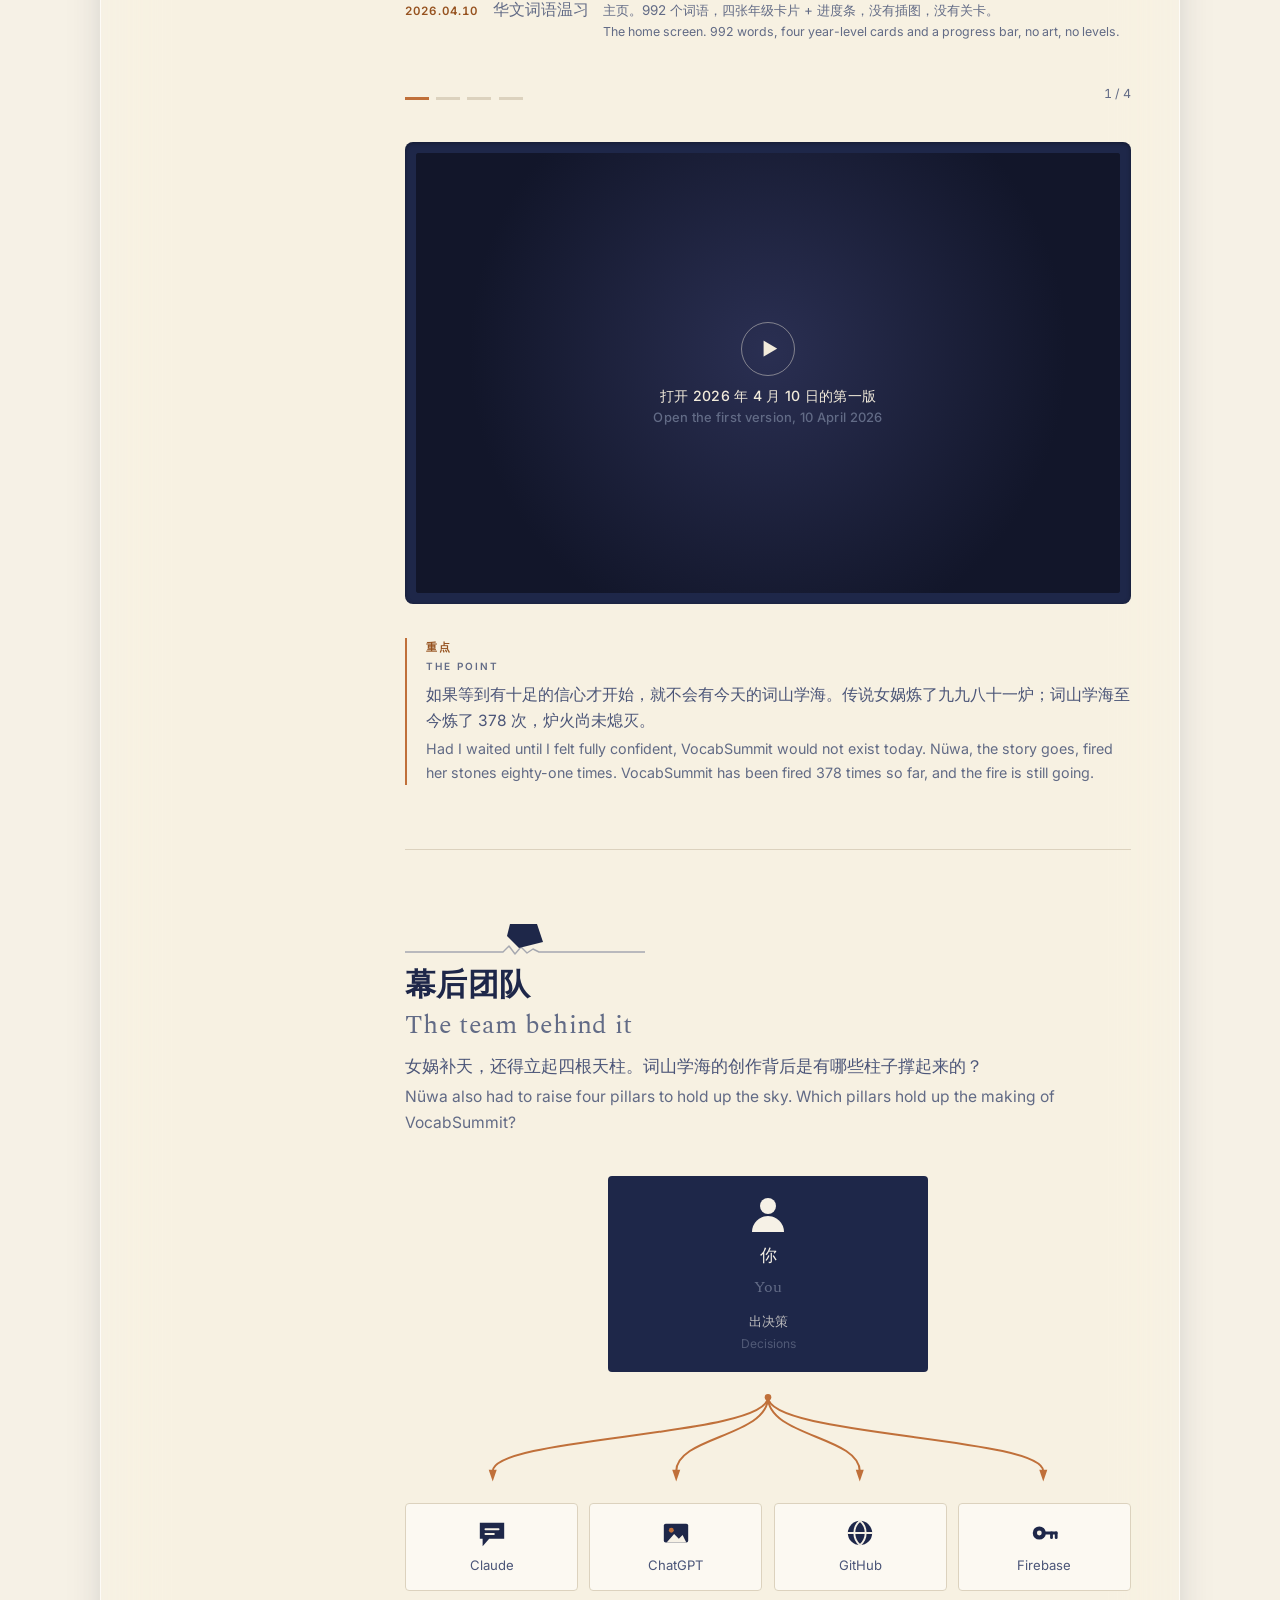
<file: 20261028NuwaGamificationWorkshop.html>
<!DOCTYPE html>
<!-- Generated by build.py. Edit build.py, not this file. -->
<html lang="en">
<head>
<meta charset="utf-8">
<meta name="viewport" content="width=device-width, initial-scale=1">
<title data-i18n="page.nw26.title">Nüwa Mends the Sky - Chun Kai Xin</title>
<meta name="description" data-i18n="site.description" data-i18n-attr="content" content="Resources for the 28 October 2026 workshop: how game-based learning drives self-directed learning, and a starter game to adapt for your own unit.">
<link rel="canonical" href="https://kaixinbuilds.github.io/20261028NuwaGamificationWorkshop.html">

<meta property="og:type" content="website">
<meta property="og:site_name" content="kaixinbuilds">
<meta property="og:title" content="Nüwa Mends the Sky - Chun Kai Xin">
<meta property="og:description" content="Resources for the 28 October 2026 workshop: how game-based learning drives self-directed learning, and a starter game to adapt for your own unit.">
<meta property="og:url" content="https://kaixinbuilds.github.io/20261028NuwaGamificationWorkshop.html">
<meta property="og:image" content="https://kaixinbuilds.github.io/assets/social-card.jpg">
<meta name="twitter:card" content="summary_large_image">
<meta name="color-scheme" content="light">
<meta name="theme-color" content="#1E2749">

<!-- Spectral for headings and epigraphs, Inter for body and UI. Chinese
     resolves to the system serif (Songti SC / Source Han Serif): a webfont
     with CJK coverage would cost megabytes for one page. -->
<link rel="preconnect" href="https://fonts.googleapis.com">
<link rel="preconnect" href="https://fonts.gstatic.com" crossorigin>
<link href="https://fonts.googleapis.com/css2?family=Inter:wght@400;500;600&family=Spectral:ital,wght@0,400;0,600;1,400&display=swap" rel="stylesheet">


<!-- Google Analytics 4 -->
<script async src="https://www.googletagmanager.com/gtag/js?id=G-EDXEQ531WL"></script>
<script>
  window.dataLayer = window.dataLayer || [];
  function gtag(){dataLayer.push(arguments);}
  gtag('js', new Date());
  gtag('config', 'G-EDXEQ531WL');
</script>
<link rel="stylesheet" href="style.css">
<link rel="icon" href="favicon.png" sizes="48x48">
<link rel="apple-touch-icon" href="apple-touch-icon.png">
</head>
<body>

<a class="skip-link" href="#main">Skip to content</a>

<header class="site-header">
  <div class="wrap">
    <div class="header-inner">
      <a class="wordmark" href="index.html">
        <img class="mark" src="favicon.png" alt="" width="22" height="22" decoding="async">
        <span class="wordmark-text" id="wordmark-text">kaixin<em>builds</em></span>
      </a>

      <nav class="site-nav" aria-label="Primary">
        <a href="work.html" data-i18n="nav.work">Work</a>
        <a href="connect.html" data-i18n="nav.connect">Connect</a>
        <a href="practice.html" data-i18n="nav.approach">Practice</a>
        <a href="accolades.html" data-i18n="nav.accolades">Accolades</a>
        <a href="contact.html" data-i18n="nav.contact">Contact</a>
      </nav>

      <!-- Three modes, like the game: Chinese, both, English. The labels are
           language names, so they are never themselves translated. -->
      <div id="lang-switch" class="lang-switch" role="group" aria-label="Language / 语言">
        <button type="button" data-lang="zh" lang="zh-Hans">华文</button>
        <button type="button" data-lang="both" lang="zh-Hans">双语</button>
        <button type="button" data-lang="en" lang="en">English</button>
      </div>
    </div>
  </div>
</header>

<main id="main">
  <section class="section" id="nuwa">
    <div class="wrap">
      <p class="eyebrow" data-i18n="nw26.eyebrow">Workshop · 28 October 2026</p>
      <h1 class="page-title" data-i18n="nw26.title">Nüwa Mends the Sky</h1>

      <!-- The sky torn open, and five stones set into the tear: the title
           drawn once, without words, in the same cut as the NLC banner. -->
      <div class="figure-hero" aria-hidden="true">
        <svg class="cut" viewBox="0 0 1200 260" preserveAspectRatio="xMidYMid meet" focusable="false">
          <path class="ink-3" d="M0 0 H1200 V118 C 900 72, 300 72, 0 118 Z"/>
          <!-- the tear -->
          <path class="och-w tear" d="M462 0 H738 L706 34 L742 62 L694 98 L640 126 L560 124 L506 96 L526 66 L478 38 Z"/>
          <!-- five stones, set -->
          <path class="och stone" style="--d: 1.00s" d="M520 14 L566 8 L578 40 L540 52 L512 38 Z"/>
          <path class="ink stone" style="--d: 1.25s" d="M584 10 L636 6 L644 42 L600 54 L582 36 Z"/>
          <path class="och stone" style="--d: 1.50s" d="M652 8 L700 14 L690 46 L652 50 Z"/>
          <path class="ink stone" style="--d: 1.75s" d="M540 62 L590 58 L600 96 L556 104 L534 86 Z"/>
          <path class="och stone" style="--d: 2.00s" d="M606 60 L668 58 L676 92 L630 112 L602 96 Z"/>
          <!-- the ground, as in the NLC banner -->
          <path class="ink" d="M-20 225 L190 150 L330 196 L470 142 L620 225 Z"/>
          <path class="ink" d="M560 225 L760 132 L930 188 L1080 150 L1220 225 Z"/>
          <g class="line">
            <path d="M70 236 h160"/>
            <path d="M270 236 h100"/>
            <path d="M420 246 h230"/>
            <path d="M690 236 h130"/>
            <path d="M860 246 h250"/>
            <path d="M1130 236 h60"/>
          </g>
        </svg>
      </div>

      <div class="work-layout">
        <nav class="project-nav" aria-label="On this page">
          <ul>
            <li><a href="#goals" data-i18n="nlc26.navGoals"></a></li>
            <li><a href="#session" data-i18n="nlc26.navSession"></a></li>
            <li><a href="#gap" data-i18n="nw26.navGap"></a></li>
            <li><a href="#mend" data-i18n="nw26.navMend"></a></li>
            <li><a href="#vocabsummit" data-i18n="nlc26.navVs"></a></li>
            <li><a href="#how-it-started" data-i18n="nlc26.navStory"></a></li>
            <li><a href="#evolution" data-i18n="nlc26.navEvo"></a></li>
            <li><a href="#stack" data-i18n="nlc26.navStack"></a></li>
            <li><a href="#hands-on" data-i18n="nlc26.navHands"></a></li>
            <li><a href="#concerns" data-i18n="nlc26.navQ"></a></li>
            <li><a href="#feedback" data-i18n="nlc26.navFb"></a></li>
          </ul>
        </nav>

        <div class="project-detail">

          <div class="doc-block" id="goals">
            <svg class="cut mend" viewBox="0 -14 240 44" aria-hidden="true" focusable="false"><path class="mend-crack" d="M0 24 H98 L104 18 L110 26 L116 19 L122 25 L128 21 L134 24 H240"/><g transform="translate(96 -10) scale(1.5)"><path class="mend-stone och" d="M8 6 L22 2 L28 13 L16 20 L4 14 Z"/></g></svg>
            <h2 class="section-title" data-i18n="nw26.goalsTitle"></h2>
            <!-- Numbered, because four targets in order is what a sprint is.
                 1 and 2 frame; 3 and 4 are the prototype-then-iterate pair.
                 An <ol> here rather than the big circled .loop: at the top of
                 the page these are the goal, not a procedure to work through. -->
            <ol class="loop-points loop-points-num">
              <li data-i18n="nw26.goalGap"></li>
              <li data-i18n="nlc26.goal2"></li>
              <li data-i18n="nw26.goal3"></li>
              <li data-i18n="nlc26.goal4"></li>
            </ol>
          </div>

          <div class="doc-block" id="session">
            <!-- Presenter first, logistics after: how a session programme
                 lists a session. Audience last, because it scopes the rest. -->
            <ul class="loop-points">
              <li data-i18n="nlc26.dSpeaker"></li>
              <li data-i18n="nw26.dDate"></li>
              <li data-i18n="nw26.dTime"></li>
              <li data-i18n="nw26.dVenue"></li>
            </ul>
          </div>

          <div class="doc-block" id="gap">
            <svg class="cut mend" viewBox="0 -14 240 44" aria-hidden="true" focusable="false"><path class="mend-crack" d="M0 24 H98 L104 18 L110 26 L116 19 L122 25 L128 21 L134 24 H240"/><g transform="translate(96 -10) scale(1.5)"><path class="mend-stone ink" d="M6 4 L24 4 L28 16 L12 20 L4 12 Z"/></g></svg>
            <h2 class="section-title" data-i18n="nw26.gapTitle"></h2>
            <p class="lede" data-i18n="nw26.gapLede"></p>

            <figure class="sky">
              <p class="arc-title" data-i18n="nw26.skyTitle"></p>
              <p class="section-sub" data-i18n="nw26.skyLede"></p>
              <ul class="sky-legend">
                <li><i style="background:#C0703A"></i><span data-i18n="nw26.skyEnglish"></span></li>
                <li><i style="background:#1E2749"></i><span data-i18n="nw26.skyMandarin"></span></li>
                <li><i class="dashed" style="color:#7E8AAE"></i><span data-i18n="nw26.skyDialects"></span></li>
              </ul>
              <svg class="sky-chart" viewBox="0 0 600 296" role="img" data-i18n-aria-label="nw26.skyLede"><line class="sky-grid" x1="56" x2="536" y1="262.0" y2="262.0"/><text class="sky-tick" x="48" y="266.0">0%</text><line class="sky-grid" x1="56" x2="536" y1="194.0" y2="194.0"/><text class="sky-tick" x="48" y="198.0">20%</text><line class="sky-grid" x1="56" x2="536" y1="126.0" y2="126.0"/><text class="sky-tick" x="48" y="130.0">40%</text><line class="sky-grid" x1="56" x2="536" y1="58.0" y2="58.0"/><text class="sky-tick" x="48" y="62.0">60%</text><text class="sky-tick" x="56" y="284" text-anchor="middle">2000</text><text class="sky-tick" x="152" y="284" text-anchor="middle">2005</text><text class="sky-tick" x="248" y="284" text-anchor="middle">2010</text><text class="sky-tick" x="344" y="284" text-anchor="middle">2015</text><text class="sky-tick" x="440" y="284" text-anchor="middle">2020</text><text class="sky-tick" x="536" y="284" text-anchor="middle">2025</text><polyline fill="none" stroke="#C0703A" stroke-width="2.5" stroke-linejoin="round" points="56,183.8 152,166.5 248,152.2 344,136.5 440,97.8 536,64.5"/><circle cx="56" cy="183.8" r="4.5" fill="#C0703A" stroke="var(--paper)" stroke-width="2"><title>2000 · 23.0%</title></circle><circle cx="152" cy="166.5" r="4.5" fill="#C0703A" stroke="var(--paper)" stroke-width="2"><title>2005 · 28.1%</title></circle><circle cx="248" cy="152.2" r="4.5" fill="#C0703A" stroke="var(--paper)" stroke-width="2"><title>2010 · 32.3%</title></circle><circle cx="344" cy="136.5" r="4.5" fill="#C0703A" stroke="var(--paper)" stroke-width="2"><title>2015 · 36.9%</title></circle><circle cx="440" cy="97.8" r="4.5" fill="#C0703A" stroke="var(--paper)" stroke-width="2"><title>2020 · 48.3%</title></circle><circle cx="536" cy="64.5" r="4.5" fill="#C0703A" stroke="var(--paper)" stroke-width="2"><title>2025 · 58.1%</title></circle><text class="sky-end" x="546" y="68.5">58.1%</text><polyline fill="none" stroke="#1E2749" stroke-width="2.5" stroke-linejoin="round" points="56,143.0 152,139.6 248,141.0 344,143.3 440,160.3 536,171.6"/><circle cx="56" cy="143.0" r="4.5" fill="#1E2749" stroke="var(--paper)" stroke-width="2"><title>2000 · 35.0%</title></circle><circle cx="152" cy="139.6" r="4.5" fill="#1E2749" stroke="var(--paper)" stroke-width="2"><title>2005 · 36.0%</title></circle><circle cx="248" cy="141.0" r="4.5" fill="#1E2749" stroke="var(--paper)" stroke-width="2"><title>2010 · 35.6%</title></circle><circle cx="344" cy="143.3" r="4.5" fill="#1E2749" stroke="var(--paper)" stroke-width="2"><title>2015 · 34.9%</title></circle><circle cx="440" cy="160.3" r="4.5" fill="#1E2749" stroke="var(--paper)" stroke-width="2"><title>2020 · 29.9%</title></circle><circle cx="536" cy="171.6" r="4.5" fill="#1E2749" stroke="var(--paper)" stroke-width="2"><title>2025 · 26.6%</title></circle><text class="sky-end" x="546" y="175.6">26.6%</text><polyline fill="none" stroke="#7E8AAE" stroke-width="2.5" stroke-linejoin="round" stroke-dasharray="6 5" points="56,181.1 152,200.1 248,213.4 344,220.5 440,232.4 536,245.3"/><circle cx="56" cy="181.1" r="4.5" fill="#7E8AAE" stroke="var(--paper)" stroke-width="2"><title>2000 · 23.8%</title></circle><circle cx="152" cy="200.1" r="4.5" fill="#7E8AAE" stroke="var(--paper)" stroke-width="2"><title>2005 · 18.2%</title></circle><circle cx="248" cy="213.4" r="4.5" fill="#7E8AAE" stroke="var(--paper)" stroke-width="2"><title>2010 · 14.3%</title></circle><circle cx="344" cy="220.5" r="4.5" fill="#7E8AAE" stroke="var(--paper)" stroke-width="2"><title>2015 · 12.2%</title></circle><circle cx="440" cy="232.4" r="4.5" fill="#7E8AAE" stroke="var(--paper)" stroke-width="2"><title>2020 · 8.7%</title></circle><circle cx="536" cy="245.3" r="4.5" fill="#7E8AAE" stroke="var(--paper)" stroke-width="2"><title>2025 · 4.9%</title></circle><text class="sky-end" x="546" y="249.3">4.9%</text></svg>
              <figcaption>
                <p class="sky-take" data-i18n="nw26.skyTake"></p>
                <a class="tool-link" href="https://www.singstat.gov.sg/publication-resources/home-language-of-residents-aged-5-years-and-over-dashboard"
                   target="_blank" rel="noopener" data-i18n="nw26.skySource"></a>
                <details class="sky-data">
                  <summary data-i18n="nw26.skyTable"></summary>
                  <table><thead><tr><th></th><th data-i18n="nw26.skyEnglish"></th><th data-i18n="nw26.skyMandarin"></th><th data-i18n="nw26.skyDialects"></th></tr></thead>
                  <tbody><tr><th>2000</th><td>23.0%</td><td>35.0%</td><td>23.8%</td></tr><tr><th>2005</th><td>28.1%</td><td>36.0%</td><td>18.2%</td></tr><tr><th>2010</th><td>32.3%</td><td>35.6%</td><td>14.3%</td></tr><tr><th>2015</th><td>36.9%</td><td>34.9%</td><td>12.2%</td></tr><tr><th>2020</th><td>48.3%</td><td>29.9%</td><td>8.7%</td></tr><tr><th>2025</th><td>58.1%</td><td>26.6%</td><td>4.9%</td></tr></tbody></table>
                </details>
              </figcaption>
            </figure>

            <!-- SingStat's own dashboard, live, so teachers can switch to
                 Malay and Tamil themselves: the shift is not only Chinese.
                 It is SingStat's public Power BI report; their page itself
                 refuses framing, the report does not. -->
            <div class="sky-live">
              <p class="sky-take" data-i18n="nw26.skyAll"></p>
              <div class="sky-frame">
                <iframe src="https://app.powerbi.com/view?r=eyJrIjoiMWI0MTBjMjktNDY3NC00Y2U1LTllZjgtMWEyMjRhNzAzNzZhIiwidCI6IjAzMWQ3ZDkzLWY0MWYtNDljMC04ODNhLWNlYTZlNGZhNWIyNiIsImMiOjEwfQ%3D%3D"
                        title="SingStat · Home Language of Residents Aged 5 Years and Over" loading="lazy" allowfullscreen></iframe>
              </div>
            </div>

            <h3 class="arc-title" data-i18n="nw26.resTitle"></h3>
            <p class="section-sub" data-i18n="nw26.resLede"></p>
            <ul class="research">
              <li>
                <span class="res-date">2026.05</span>
                <p class="res-find" data-i18n="nw26.res1F"></p>
                <a class="tool-link" href="https://lkyspp.nus.edu.sg/docs/default-source/ips/ips-working-papers-no-74.pdf" target="_blank" rel="noopener" data-i18n="nw26.res1S"></a>
              </li>
              <li>
                <span class="res-date">2024.08</span>
                <p class="res-find" data-i18n="nw26.res2F"></p>
                <a class="tool-link" href="https://lkyspp.nus.edu.sg/docs/default-source/ips/cna_the-big-read-is-singapore-becoming-a-monolingual-nation-and-is-that-a-boon-or-bane-for-national-identity_090824.pdf" target="_blank" rel="noopener" data-i18n="nw26.res2S"></a>
              </li>
              <li>
                <span class="res-date">2024.11</span>
                <p class="res-find" data-i18n="nw26.res3F"></p>
                <a class="tool-link" href="https://ntu.edu.sg/nie/news-events/news/detail/nie-faculty-co-publish-two-journal-articles-in-different-journals" target="_blank" rel="noopener" data-i18n="nw26.res3S"></a>
              </li>
              <li>
                <span class="res-date">2025.12</span>
                <p class="res-find" data-i18n="nw26.res4F"></p>
                <a class="tool-link" href="https://www.ntu.edu.sg/nie/news-events/news/detail/%E5%AE%9E%E5%86%B5%E6%8A%A5%E9%81%93-%E5%8D%8E%E6%96%87%E5%A4%96%E5%8C%85%E6%8E%A8%E9%AB%98%E8%A1%A5%E4%B9%A0%E7%83%AD%E6%BD%AE-%E5%AE%B6%E5%BA%AD%E5%8F%91%E5%8A%9B%E6%AF%8D%E8%AF%AD%E6%89%8D%E6%9C%89%E6%B8%A9%E5%BA%A6" target="_blank" rel="noopener" data-i18n="nw26.res4S"></a>
              </li>
            </ul>

            <h3 class="arc-title" data-i18n="nw26.holesTitle"></h3>
            <p class="section-sub" data-i18n="nw26.holesLede"></p>
            <svg class="cut holes-sky" viewBox="0 0 1200 140" aria-hidden="true" focusable="false">
              <path class="ink-3" d="M0 0 H1200 V132 C 900 100, 300 100, 0 132 Z"/><path class="och-w hole" style="--d: 0.15s" d="M90 0 H250 L228 26 L240 52 L180 90 L118 62 L100 30 Z"/><text class="hole-n" x="170" y="52" text-anchor="middle">1</text><path class="och-w hole" style="--d: 0.35s" d="M380 0 H540 L518 26 L530 52 L470 90 L408 62 L390 30 Z"/><text class="hole-n" x="460" y="52" text-anchor="middle">2</text><path class="och-w hole" style="--d: 0.55s" d="M670 0 H830 L808 26 L820 52 L760 90 L698 62 L680 30 Z"/><text class="hole-n" x="750" y="52" text-anchor="middle">3</text><path class="och-w hole" style="--d: 0.75s" d="M960 0 H1120 L1098 26 L1110 52 L1050 90 L988 62 L970 30 Z"/><text class="hole-n" x="1040" y="52" text-anchor="middle">4</text>
            </svg>
            <ul class="holes">
              <li>
                <span class="hole-tag">1</span>
                <p class="hole-title" data-i18n="nw26.hole1T"></p>
                <p class="hole-note" data-i18n="nw26.hole1"></p>
              </li>
              <li>
                <span class="hole-tag">2</span>
                <p class="hole-title" data-i18n="nw26.hole2T"></p>
                <p class="hole-note" data-i18n="nw26.hole2"></p>
              </li>
              <li>
                <span class="hole-tag">3</span>
                <p class="hole-title" data-i18n="nw26.hole3T"></p>
                <p class="hole-note" data-i18n="nw26.hole3"></p>
              </li>
              <li>
                <span class="hole-tag">4</span>
                <p class="hole-title" data-i18n="nw26.hole4T"></p>
                <p class="hole-note" data-i18n="nw26.hole4"></p>
              </li>
            </ul>

            <ul class="gap-trio">
              <li>
                <span class="gap-tag" data-i18n="nw26.gap1"></span>
                <p class="need-voice" data-i18n="nw26.voice1"></p>
              </li>
              <li>
                <span class="gap-tag" data-i18n="nw26.gap2"></span>
                <p class="need-voice" data-i18n="nw26.voice2"></p>
              </li>
              <li>
                <span class="gap-tag" data-i18n="nw26.gap3"></span>
                <p class="need-voice" data-i18n="nw26.voice3"></p>
              </li>
            </ul>

            <h3 class="arc-title" data-i18n="nw26.arcTitle"></h3>
            <p class="section-sub" data-i18n="nw26.arcLede"></p>
            <ul class="arc-trio">
              <li class="arc-card">
                <span class="arc-letter">A</span>
                <p class="need-name" data-i18n="nw26.need1Name"></p>
                <p class="arc-line" data-i18n="nw26.need1"></p>
                <p class="arc-q" data-i18n="approach.need1Q"></p>
              </li>
              <li class="arc-card">
                <span class="arc-letter">C</span>
                <p class="need-name" data-i18n="nw26.need2Name"></p>
                <p class="arc-line" data-i18n="nw26.need2"></p>
                <p class="arc-q" data-i18n="approach.need2Q"></p>
              </li>
              <li class="arc-card">
                <span class="arc-letter">R</span>
                <p class="need-name" data-i18n="nw26.need3Name"></p>
                <p class="arc-line" data-i18n="nw26.need3"></p>
                <p class="arc-q" data-i18n="approach.need3Q"></p>
              </li>
            </ul>

            <p class="arc-turn" data-i18n="nw26.arcTurn"></p>

            <div class="arc-fill">
              <p class="arc-fill-head"><span class="arc-letter">A</span><span data-i18n="nw26.fill1"></span></p>
              <figure class="sprites pixel">
                <ul>
                  <li><img src="assets/arc/zodiac-01-rat.png" alt="" loading="lazy" decoding="async"></li>
                  <li><img src="assets/arc/zodiac-02-ox.png" alt="" loading="lazy" decoding="async"></li>
                  <li><img src="assets/arc/zodiac-03-tiger.png" alt="" loading="lazy" decoding="async"></li>
                  <li><img src="assets/arc/zodiac-04-rabbit.png" alt="" loading="lazy" decoding="async"></li>
                  <li><img src="assets/arc/zodiac-05-dragon.png" alt="" loading="lazy" decoding="async"></li>
                  <li><img src="assets/arc/zodiac-06-snake.png" alt="" loading="lazy" decoding="async"></li>
                  <li><img src="assets/arc/zodiac-07-horse.png" alt="" loading="lazy" decoding="async"></li>
                  <li><img src="assets/arc/zodiac-08-goat.png" alt="" loading="lazy" decoding="async"></li>
                  <li><img src="assets/arc/zodiac-09-monkey.png" alt="" loading="lazy" decoding="async"></li>
                  <li><img src="assets/arc/zodiac-10-rooster.png" alt="" loading="lazy" decoding="async"></li>
                  <li><img src="assets/arc/zodiac-11-dog.png" alt="" loading="lazy" decoding="async"></li>
                  <li><img src="assets/arc/zodiac-12-pig.png" alt="" loading="lazy" decoding="async"></li>
                </ul>
                <figcaption data-i18n="nw26.zodiacCap"></figcaption>
              </figure>
              <figure class="sprites pixel">
                <ul>
                  <li><img src="assets/arc/story-1.png" alt="" loading="lazy" decoding="async"></li>
                  <li><img src="assets/arc/story-2.png" alt="" loading="lazy" decoding="async"></li>
                  <li><img src="assets/arc/story-3.png" alt="" loading="lazy" decoding="async"></li>
                  <li><img src="assets/arc/story-4.png" alt="" loading="lazy" decoding="async"></li>
                  <li><img src="assets/arc/story-5.png" alt="" loading="lazy" decoding="async"></li>
                </ul>
                <figcaption data-i18n="nw26.storyCap"></figcaption>
              </figure>
              <figure class="sprites pixel big">
                <ul>
                  <li><img src="assets/arc/mythic-1.png" alt="" loading="lazy" decoding="async"></li>
                  <li><img src="assets/arc/mythic-2.png" alt="" loading="lazy" decoding="async"></li>
                  <li><img src="assets/arc/mythic-3.png" alt="" loading="lazy" decoding="async"></li>
                  <li><img src="assets/arc/mythic-4.png" alt="" loading="lazy" decoding="async"></li>
                </ul>
                <figcaption data-i18n="nw26.mythicCap"></figcaption>
              </figure>
              <ul class="arc-modes">
                <li><b data-i18n="nw26.learnMode"></b><span data-i18n="nw26.learnModeNote"></span></li>
                <li><b data-i18n="nw26.gameMode"></b><span data-i18n="nw26.gameModeNote"></span></li>
              </ul>
            </div>

            <div class="arc-fill">
              <p class="arc-fill-head"><span class="arc-letter">C</span><span data-i18n="nw26.fill2"></span></p>
              <p class="arc-note" data-i18n="nw26.xpNote"></p>
              <figure class="sprites">
                <ul>
                  <li><img src="assets/arc/badge-1-life.png" alt="" loading="lazy" decoding="async"><span data-i18n="nw26.badge1"></span></li>
                  <li><img src="assets/arc/badge-2-core.png" alt="" loading="lazy" decoding="async"><span data-i18n="nw26.badge2"></span></li>
                  <li><img src="assets/arc/badge-3-consolidation.png" alt="" loading="lazy" decoding="async"><span data-i18n="nw26.badge3"></span></li>
                  <li><img src="assets/arc/badge-4-advanced.png" alt="" loading="lazy" decoding="async"><span data-i18n="nw26.badge4"></span></li>
                  <li><img src="assets/arc/badge-5-culture.png" alt="" loading="lazy" decoding="async"><span data-i18n="nw26.badge5"></span></li>
                </ul>
                <figcaption data-i18n="nw26.badgeCap"></figcaption>
              </figure>
              <figure class="sprites pixel">
                <ul>
                  <li><img src="assets/arc/powerup-1-tanghulu.png" alt="" loading="lazy" decoding="async"><span data-i18n="nw26.power1"></span></li>
                  <li><img src="assets/arc/powerup-2-umbrella.png" alt="" loading="lazy" decoding="async"><span data-i18n="nw26.power2"></span></li>
                  <li><img src="assets/arc/powerup-3-pearl.png" alt="" loading="lazy" decoding="async"><span data-i18n="nw26.power3"></span></li>
                  <li><img src="assets/arc/powerup-4-waterclock.png" alt="" loading="lazy" decoding="async"><span data-i18n="nw26.power4"></span></li>
                  <li><img src="assets/arc/powerup-5-kneeguard.png" alt="" loading="lazy" decoding="async"><span data-i18n="nw26.power5"></span></li>
                  <li><img src="assets/arc/powerup-6-compass.png" alt="" loading="lazy" decoding="async"><span data-i18n="nw26.power6"></span></li>
                  <li><img src="assets/arc/powerup-7-pouch.png" alt="" loading="lazy" decoding="async"><span data-i18n="nw26.power7"></span></li>
                </ul>
                <figcaption data-i18n="nw26.powerCap"></figcaption>
              </figure>
              <figure class="sprites big">
                <ul>
                  <li><img src="assets/arc/area-1.png" alt="" loading="lazy" decoding="async"></li>
                  <li><img src="assets/arc/area-2.png" alt="" loading="lazy" decoding="async"></li>
                  <li><img src="assets/arc/area-3.png" alt="" loading="lazy" decoding="async"></li>
                  <li><img src="assets/arc/area-4.png" alt="" loading="lazy" decoding="async"></li>
                  <li><img src="assets/arc/area-5.png" alt="" loading="lazy" decoding="async"></li>
                </ul>
                <figcaption data-i18n="nw26.areaCap"></figcaption>
              </figure>
            </div>

            <div class="arc-fill">
              <p class="arc-fill-head"><span class="arc-letter">R</span><span data-i18n="nw26.fill3"></span></p>
              <ul class="arc-modes">
                <li><b data-i18n="nw26.classClimb"></b><span data-i18n="nw26.classClimbNote"></span></li>
                <li><b data-i18n="nw26.peerChallenge"></b><span data-i18n="nw26.peerChallengeNote"></span></li>
              </ul>
              <figure class="shot step-shot arc-board">
                <div class="screen-bezel">
                  <div class="screen-inner">
                    <img src="assets/arc/leaderboard.png" alt="" loading="lazy" decoding="async">
                  </div>
                </div>
              </figure>
              <figure class="sprites">
                <ul>
                  <li><img src="assets/arc/place-1.png" alt="" loading="lazy" decoding="async"></li>
                  <li><img src="assets/arc/place-2.png" alt="" loading="lazy" decoding="async"></li>
                  <li><img src="assets/arc/place-3.png" alt="" loading="lazy" decoding="async"></li>
                  <li><img src="assets/arc/place-4.png" alt="" loading="lazy" decoding="async"></li>
                </ul>
                <figcaption data-i18n="nw26.placeCap"></figcaption>
              </figure>
            </div>

            <div class="highlight-box">
              <span class="label" data-i18n="nw26.researchLabel"></span>
              <p data-i18n="nw26.research"></p>
              <ul class="theory-refs">
                <li><a href="https://doi.org/10.1037/0003-066X.55.1.68" target="_blank" rel="noopener"
                       data-i18n="nw26.theory1"></a>
                    <span class="theory-note" data-i18n="nw26.theory1Note"></span></li>
                <li><a href="https://doi.org/10.1016/j.cedpsych.2020.101860" target="_blank" rel="noopener"
                       data-i18n="nw26.theory2"></a>
                    <span class="theory-note" data-i18n="nw26.theory2Note"></span></li>
                <li><a href="https://doi.org/10.1016/j.chb.2016.12.033" target="_blank" rel="noopener"
                       data-i18n="nw26.theory3"></a>
                    <span class="theory-note" data-i18n="nw26.theory3Note"></span></li>
                <li><a href="https://doi.org/10.1007/s10648-019-09498-w" target="_blank" rel="noopener"
                       data-i18n="nw26.researchCite"></a></li>
              </ul>
            </div>

            <p class="featured-cta">
              <a class="btn btn-ghost" href="assets/slides/spmc-2026-vocabsummit.pdf"
                 data-i18n="nw26.slidesCta" target="_blank" rel="noopener">The slides in English (PDF)</a>
            </p>
          </div>

          <div class="doc-block" id="mend">
            <svg class="cut mend" viewBox="0 -14 240 44" aria-hidden="true" focusable="false"><path class="mend-crack" d="M0 24 H98 L104 18 L110 26 L116 19 L122 25 L128 21 L134 24 H240"/><g transform="translate(96 -10) scale(1.5)"><path class="mend-stone och-deep" d="M10 3 L26 7 L24 18 L8 18 Z"/></g></svg>
            <h2 class="section-title" data-i18n="nw26.mendTitle"></h2>
            <p class="section-sub" data-i18n="nw26.mendLede"></p>
            <ul class="mend-map">
              <li>
                <div class="mend-hole">
                  <span class="mend-tag">家</span>
                  <p data-i18n="nw26.m0H"></p>
                </div>
                <div class="mend-fix">
                  <svg class="cut mend-glyph" viewBox="0 0 32 24" aria-hidden="true" focusable="false"><path class="och" d="M8 6 L22 2 L28 13 L16 20 L4 14 Z"/></svg>
                  <p class="mend-fix-title" data-i18n="nw26.m0T"></p>
                  <p class="mend-fix-note" data-i18n="nw26.m0"></p>
                </div>
              </li>
              <li>
                <div class="mend-hole">
                  <span class="mend-tag">1</span>
                  <p data-i18n="nw26.m1H"></p>
                </div>
                <div class="mend-fix">
                  <svg class="cut mend-glyph" viewBox="0 0 32 24" aria-hidden="true" focusable="false"><path class="ink" d="M6 4 L24 4 L28 16 L12 20 L4 12 Z"/></svg>
                  <p class="mend-fix-title" data-i18n="nw26.m1T"></p>
                  <p class="mend-fix-note" data-i18n="nw26.m1"></p>
                </div>
              </li>
              <li>
                <div class="mend-hole">
                  <span class="mend-tag">2</span>
                  <p data-i18n="nw26.m2H"></p>
                </div>
                <div class="mend-fix">
                  <svg class="cut mend-glyph" viewBox="0 0 32 24" aria-hidden="true" focusable="false"><path class="och-deep" d="M10 3 L26 7 L24 18 L8 18 Z"/></svg>
                  <p class="mend-fix-title" data-i18n="nw26.m2T"></p>
                  <p class="mend-fix-note" data-i18n="nw26.m2"></p>
                </div>
              </li>
              <li>
                <div class="mend-hole">
                  <span class="mend-tag">3</span>
                  <p data-i18n="nw26.m3H"></p>
                </div>
                <div class="mend-fix">
                  <svg class="cut mend-glyph" viewBox="0 0 32 24" aria-hidden="true" focusable="false"><path class="ink-2" d="M6 8 L18 2 L28 10 L22 20 L6 18 Z"/></svg>
                  <p class="mend-fix-title" data-i18n="nw26.m3T"></p>
                  <p class="mend-fix-note" data-i18n="nw26.m3"></p>
                </div>
              </li>
              <li>
                <div class="mend-hole">
                  <span class="mend-tag">4</span>
                  <p data-i18n="nw26.m4H"></p>
                </div>
                <div class="mend-fix">
                  <svg class="cut mend-glyph" viewBox="0 0 32 24" aria-hidden="true" focusable="false"><path class="och" d="M8 4 L26 3 L28 15 L16 21 L5 15 Z"/></svg>
                  <p class="mend-fix-title" data-i18n="nw26.m4T"></p>
                  <p class="mend-fix-note" data-i18n="nw26.m4"></p>
                </div>
              </li>
            </ul>
          </div>

          <div class="doc-block" id="vocabsummit">
            <p class="eyebrow" data-i18n="nw26.partTwo"></p>
            <svg class="cut mend" viewBox="0 -14 240 44" aria-hidden="true" focusable="false"><path class="mend-crack" d="M0 24 H98 L104 18 L110 26 L116 19 L122 25 L128 21 L134 24 H240"/><g transform="translate(96 -10) scale(1.5)"><path class="mend-stone ink-2" d="M6 8 L18 2 L28 10 L22 20 L6 18 Z"/></g></svg>
            <h2 class="section-title" data-i18n="nlc26.vsTitle"></h2>
            <p class="featured-cta vs-direct"><a class="btn btn-primary" href="https://btvssclunit.github.io/VocabSummit/"
               target="_blank" rel="noopener" data-i18n="nw26.vsDirect">Open VocabSummit</a>
              <a class="tool-link" href="https://btvssclunit.github.io/VocabSummit/" target="_blank" rel="noopener">for.edu.sg/vocabsummit</a></p>
            <!-- Profiles rather than classes: the platform left the three
                 pilot classes months ago, and one number that counts everyone
                 who has actually opened it says more than two that don't. -->
            <ul class="stats">
              <li><span class="value">3,897</span><span class="label" data-i18n="nlc26.statWords"></span></li>
              <li><span class="value">386</span><span class="label" data-i18n="nlc26.statProfiles"></span></li>
              <li><span class="value">378</span><span class="label" data-i18n="nw26.statShips"></span></li>
              <li><span class="value">1</span><span class="label" data-i18n="nlc26.statPeople"></span></li>
            </ul>

            <div class="shots">
        <figure class="shot shot-wide">
          <div class="screen-bezel">
            <div class="screen-inner" data-missing="assets/screenshots/vocabsummit-landing.jpg">
              <img src="assets/screenshots/vocabsummit-landing.jpg" alt="" data-i18n="nlc26.shot1" data-i18n-attr="alt" decoding="async">
            </div>
          </div>
          <figcaption data-i18n="nlc26.shot1"></figcaption>
        </figure>
        <figure class="shot">
          <div class="screen-bezel">
            <div class="screen-inner" data-missing="assets/screenshots/vocabsummit-mountain.jpg">
              <img src="assets/screenshots/vocabsummit-mountain.jpg" alt="" data-i18n="nlc26.shot2" data-i18n-attr="alt" decoding="async">
            </div>
          </div>
          <figcaption data-i18n="nlc26.shot2"></figcaption>
        </figure>
        <figure class="shot">
          <div class="screen-bezel">
            <div class="screen-inner" data-missing="assets/screenshots/vocabsummit-dashboard.jpg">
              <img src="assets/screenshots/vocabsummit-dashboard.jpg" alt="" data-i18n="nlc26.shot3" data-i18n-attr="alt" decoding="async">
            </div>
          </div>
          <figcaption data-i18n="nlc26.shot3"></figcaption>
        </figure>
            </div>

            <p class="featured-cta">
              <a class="btn btn-primary" href="https://btvssclunit.github.io/VocabSummit"
                 data-i18n="nlc26.vsCta" target="_blank" rel="noopener">Open VocabSummit</a>
              <a class="btn btn-ghost" href="work.html" data-i18n="nlc26.vsWork">The project write-up</a>
              <a class="btn btn-ghost" href="practice.html" data-i18n="nlc26.vsApproach">How it was designed</a>
            </p>
          </div>

          <div class="doc-block" id="how-it-started">
            <svg class="cut mend" viewBox="0 -14 240 44" aria-hidden="true" focusable="false"><path class="mend-crack" d="M0 24 H98 L104 18 L110 26 L116 19 L122 25 L128 21 L134 24 H240"/><g transform="translate(96 -10) scale(1.5)"><path class="mend-stone och" d="M8 4 L26 3 L28 15 L16 21 L5 15 Z"/></g></svg>
            <h2 class="section-title" data-i18n="nw26.storyTitle"></h2>

            <!-- Hardcoded, not translated: a transcript, not copy. -->
            <div class="copy-block">
              <span class="cap" data-i18n="nlc26.storyCap"></span>
              <pre lang="en">I want to build a powerful secondary school revision tool on SLS
(student learning space) for students to revise all CL vocab covered
over 4 years, and for it to be trackable to let them see their progress,
so that they can revisit the vocab that they have yet to master.

I don't know how to start, could you help me?
https://www.learning.moe.edu.sg/teacher-user-guide/author/html5-content-development/</pre>
            </div>

            <ul class="loop-points">
              <li data-i18n="nlc26.storyP2"></li>
            </ul>

            <div class="highlight-box">
              <p data-i18n="nlc26.storyClose"></p>
            </div>

            <!-- The three moves the paragraph above names, drawn. The stamps
                 carry the pictures and the HTML carries the words, so the
                 language toggle keeps working inside the diagram. -->
            <ol class="cycle">
              <li>
                <svg class="cut cycle-glyph" viewBox="0 0 72 52" aria-hidden="true" focusable="false">
                  <path class="ink" d="M4 4 h64 v34 h-40 l-8 10 v-10 h-16 Z"/>
                  <g class="carve">
                    <path d="M14 15 h44"/>
                    <path d="M14 23 h44"/>
                  </g>
                  <path class="line-o" d="M14 31 h26"/>
                </svg>
                <span class="cycle-step">01</span>
                <span class="cycle-label" data-i18n="nlc26.cycle1"></span>
              </li>
              <li>
                <svg class="cut cycle-glyph" viewBox="0 0 72 52" aria-hidden="true" focusable="false">
                  <rect class="ink" x="4" y="5" width="64" height="42" rx="2"/>
                  <rect class="paper" x="10" y="11" width="52" height="30"/>
                  <circle class="och" cx="52" cy="19" r="4"/>
                  <path class="ink" d="M10 41 L26 24 L34 32 L45 19 L62 41 Z"/>
                </svg>
                <span class="cycle-step">02</span>
                <span class="cycle-label" data-i18n="nlc26.cycle2"></span>
              </li>
              <li>
                <svg class="cut cycle-glyph" viewBox="0 0 72 52" aria-hidden="true" focusable="false">
                  <rect class="paper" x="9" y="4" width="54" height="44"/>
                  <rect class="rule" x="9" y="4" width="54" height="44"/>
                  <g class="line">
                    <path d="M17 16 h38"/>
                    <path d="M17 34 h22"/>
                  </g>
                  <g class="line-o">
                    <path d="M17 25 h38"/>
                    <path d="M40 34 L46 41 L58 27"/>
                  </g>
                </svg>
                <span class="cycle-step">03</span>
                <span class="cycle-label" data-i18n="nlc26.cycle3"></span>
              </li>
            </ol>
            <p class="cycle-return" data-i18n="nlc26.cycleReturn"></p>
          </div>

          <div class="doc-block" id="evolution">
            <svg class="cut mend" viewBox="0 -14 240 44" aria-hidden="true" focusable="false"><path class="mend-crack" d="M0 24 H98 L104 18 L110 26 L116 19 L122 25 L128 21 L134 24 H240"/><g transform="translate(96 -10) scale(1.5)"><path class="mend-stone och" d="M8 6 L22 2 L28 13 L16 20 L4 14 Z"/></g></svg>
            <h2 class="section-title" data-i18n="nw26.evoTitle"></h2>
            <p class="section-sub" data-i18n="nw26.evoLede"></p>

            <ol class="evo-phases">
              <li style="--n: 171">
                <span class="evo-phase-bar"></span>
                <b data-i18n="nw26.phase1"></b>
                <span class="value">171</span><span class="label" data-i18n="nw26.phase1Note"></span>
              </li>
              <li style="--n: 207">
                <span class="evo-phase-bar"></span>
                <b data-i18n="nw26.phase2"></b>
                <span class="value">207</span><span class="label" data-i18n="nw26.phase2Note"></span>
              </li>
            </ol>
            <p class="evo-total"><span class="value">378</span><span class="label" data-i18n="nw26.phaseTotal"></span></p>

            <div class="evo" data-evo-root>
              <div class="evo-track" data-evo-track tabindex="0"
                   data-i18n-aria-label="nw26.evoTitle" role="group">


                <figure class="evo-slide shot">
                  <div class="screen-bezel">
                    <div class="screen-inner" data-missing="assets/screenshots/evolution/02-2026-04-10-home.jpg">
                      <img src="assets/screenshots/evolution/02-2026-04-10-home.jpg" alt=""
                           data-i18n="nlc26.evo2" data-i18n-attr="alt" loading="lazy" decoding="async">
                    </div>
                  </div>
                  <figcaption class="evo-cap">
                    <span class="evo-date">2026.04.10</span>
                    <span class="evo-name" lang="zh-Hans">华文词语温习</span>
                    <span class="evo-note" data-i18n="nlc26.evo2"></span>
                  </figcaption>
                </figure>


                <figure class="evo-slide shot">
                  <div class="screen-bezel">
                    <div class="screen-inner" data-missing="assets/screenshots/evolution/04-2026-04-19-forge.jpg">
                      <img src="assets/screenshots/evolution/04-2026-04-19-forge.jpg" alt=""
                           data-i18n="nlc26.evo4" data-i18n-attr="alt" loading="lazy" decoding="async">
                    </div>
                  </div>
                  <figcaption class="evo-cap">
                    <span class="evo-date">2026.04.19</span>
                    <span class="evo-name" lang="zh-Hans">词王淬炼坊</span>
                    <span class="evo-note" data-i18n="nlc26.evo4"></span>
                  </figcaption>
                </figure>

                <figure class="evo-slide shot">
                  <div class="screen-bezel">
                    <div class="screen-inner" data-missing="assets/screenshots/evolution/05-2026-08-08-summit.jpg">
                      <img src="assets/screenshots/evolution/05-2026-08-08-summit.jpg" alt=""
                           data-i18n="nlc26.evo5" data-i18n-attr="alt" loading="lazy" decoding="async">
                    </div>
                  </div>
                  <figcaption class="evo-cap">
                    <span class="evo-date">2026.08.08</span>
                    <span class="evo-name" lang="zh-Hans">词山学海</span>
                    <span class="evo-note" data-i18n="nlc26.evo5"></span>
                  </figcaption>
                </figure>

                <figure class="evo-slide shot">
                  <div class="screen-bezel">
                    <div class="screen-inner" data-missing="assets/screenshots/evolution/06-today-summit.jpg">
                      <img src="assets/screenshots/evolution/06-today-summit.jpg" alt=""
                           data-i18n="nw26.evo6" data-i18n-attr="alt" loading="lazy" decoding="async">
                    </div>
                  </div>
                  <figcaption class="evo-cap">
                    <span class="evo-date">2026.08.27</span>
                    <span class="evo-name" lang="zh-Hans">词山学海</span>
                    <span class="evo-note" data-i18n="nw26.evo6"></span>
                  </figcaption>
                </figure>

              </div>

              <!-- Built by hand rather than by a library: six figures and two
                   buttons do not need one, and the strip still drags without
                   any of this. -->
              <div class="evo-controls">
                <button class="evo-btn" type="button" data-evo="prev"
                        data-i18n-aria-label="nlc26.evoPrev">
                  <svg class="cut" viewBox="0 0 12 20" aria-hidden="true" focusable="false">
                    <path class="line" d="M10 2 L2 10 L10 18" stroke-width="2.4"/>
                  </svg>
                </button>
                <button class="evo-btn" type="button" data-evo="next"
                        data-i18n-aria-label="nlc26.evoNext">
                  <svg class="cut" viewBox="0 0 12 20" aria-hidden="true" focusable="false">
                    <path class="line" d="M2 2 L10 10 L2 18" stroke-width="2.4"/>
                  </svg>
                </button>
                <ul class="evo-dots" data-evo-dots></ul>
                <span class="evo-count" data-evo-count></span>
              </div>
            </div>

            <!-- Not a screenshot. The actual file from 10 April, served as it
                 was uploaded, so nobody has to take the word "rough" on
                 trust. Loaded only when someone asks for it. -->
            <div class="evo-embed embed">
              <div class="screen-bezel">
                <div class="screen-inner">
                  <button class="embed-play" type="button"
                          data-embed-src="assets/archive/2026-04-10-first-version.html"
                          data-embed-title="华文词语温习 · 2026-04-10">
                    <span class="embed-play-icon" aria-hidden="true">&#9654;</span>
                    <span class="embed-play-label" data-i18n="nlc26.evoPlay"></span>
                  </button>
                </div>
              </div>
            </div>

            <div class="highlight-box">
              <span class="label" data-i18n="nlc26.evoLabel"></span>
              <p data-i18n="nw26.evoClose"></p>
            </div>
          </div>

          <div class="doc-block" id="stack">
            <svg class="cut mend" viewBox="0 -14 240 44" aria-hidden="true" focusable="false"><path class="mend-crack" d="M0 24 H98 L104 18 L110 26 L116 19 L122 25 L128 21 L134 24 H240"/><g transform="translate(96 -10) scale(1.5)"><path class="mend-stone ink" d="M6 4 L24 4 L28 16 L12 20 L4 12 Z"/></g></svg>
            <h2 class="section-title" data-i18n="nlc26.stackTitle"></h2>
            <p class="section-sub" data-i18n="nw26.stackLede"></p>

            <!-- The whole argument of this section is the direction of one
                 arrow, and an arrow is faster to look at than to read. The
                 five below are named by their own brands, so the diagram
                 needs no translated labels beyond the two on the arrow. -->
            <div class="roster">
              <div class="roster-you">
                <svg class="cut roster-glyph" viewBox="0 0 40 40" aria-hidden="true" focusable="false">
                  <circle class="ink" cx="20" cy="12" r="8"/>
                  <path class="ink" d="M4 38 a16 16 0 0 1 32 0 Z"/>
                </svg>
                <span class="roster-name" data-i18n="nlc26.rosterYou"></span>
                <span class="roster-role" data-i18n="nlc26.rosterYouRole"></span>
              </div>

              <div class="roster-flow">
                <svg class="cut roster-fan" viewBox="0 0 1000 132" aria-hidden="true" focusable="false">
                  <path class="line-o" d="M500 10 C 500 64, 120.8 64, 120.8 112" stroke-width="2" vector-effect="non-scaling-stroke"/>
                  <path class="line-o" d="M500 10 C 500 64, 373.6 64, 373.6 112" stroke-width="2" vector-effect="non-scaling-stroke"/>
                  <path class="line-o" d="M500 10 C 500 64, 626.4 64, 626.4 112" stroke-width="2" vector-effect="non-scaling-stroke"/>
                  <path class="line-o" d="M500 10 C 500 64, 879.2 64, 879.2 112" stroke-width="2" vector-effect="non-scaling-stroke"/>
                  <path class="och" d="M115.3 110 L126.3 110 L120.8 126 Z"/>
                  <path class="och" d="M368.1 110 L379.1 110 L373.6 126 Z"/>
                  <path class="och" d="M620.9 110 L631.9 110 L626.4 126 Z"/>
                  <path class="och" d="M873.7 110 L884.7 110 L879.2 126 Z"/>
                  <circle class="och" cx="500" cy="10" r="4.5"/>
                </svg>
                <svg class="cut roster-stem" viewBox="0 0 26 40" aria-hidden="true" focusable="false">
                  <path class="line-o" d="M13 3 L13 27" stroke-width="2.4"/>
                  <path class="och" d="M13 38 L5 24 L21 24 Z"/>
                </svg>
              </div>

              <ul class="roster-tools roster-tools-4">
                <li>
                  <svg class="cut roster-glyph" viewBox="0 0 32 32" aria-hidden="true" focusable="false">
                    <path class="ink" d="M3 5 h26 v17 h-16 l-7 8 v-8 h-3 Z"/>
                    <g class="carve"><path d="M9 12 h14"/><path d="M9 17 h9"/></g>
                  </svg>
                  Claude
                </li>
                <li>
                  <svg class="cut roster-glyph" viewBox="0 0 32 32" aria-hidden="true" focusable="false">
                    <rect class="ink" x="3" y="6" width="26" height="20" rx="2"/>
                    <circle class="och" cx="11" cy="13" r="2.6"/>
                    <path class="paper" d="M6 26 L14 17 L19 22 L23 18 L27 26 Z"/>
                  </svg>
                  ChatGPT
                </li>
                <li>
                  <svg class="cut roster-glyph" viewBox="0 0 32 32" aria-hidden="true" focusable="false">
                    <circle class="ink" cx="16" cy="16" r="13"/>
                    <g class="carve">
                      <path d="M3 16 h26"/>
                      <path d="M16 3 a17 17 0 0 1 0 26 a17 17 0 0 1 0 -26"/>
                    </g>
                  </svg>
                  GitHub
                </li>
                <li>
                  <svg class="cut roster-glyph" viewBox="0 0 32 32" aria-hidden="true" focusable="false">
                    <circle class="ink" cx="11" cy="16" r="7"/>
                    <circle class="paper" cx="11" cy="16" r="2.6"/>
                    <g class="line">
                      <path d="M17 16 h12" stroke-width="3"/>
                      <path d="M24 16 v5" stroke-width="3"/>
                      <path d="M29 16 v5" stroke-width="3"/>
                    </g>
                  </svg>
                  Firebase
                </li>
              </ul>
            </div>
            <p class="roster-note" data-i18n="nlc26.rosterNote"></p>
            <!-- The founder leads, because the ordering is the argument:
                 the five that follow are hired, and not one of them decides
                 anything. Two lines each, no more. -->
            <!-- The founder leads, because the ordering is the argument:
                 the five that follow are hired, and not one of them decides
                 anything. One line each: the role and the who are already in
                 the heading, so the line only has to say what they do. -->
            <ol class="loop">
        <li>
          <h3 data-i18n="nlc26.p1Title"></h3>
          <p class="loop-cycle" data-i18n="nlc26.p1Cycle"></p>
          <ul class="loop-points">
            <li data-i18n="nlc26.p1A"></li>
          </ul>
        </li>
        <li>
          <div class="tool-head">
            <h3 data-i18n="nlc26.p2Title"></h3>
            <a class="tool-link" href="https://claude.ai"
               target="_blank" rel="noopener">claude.ai</a>
          </div>
          <p class="loop-cycle" data-i18n="nlc26.p2Cycle"></p>
          <ul class="loop-points">
            <li data-i18n="nlc26.p2A"></li>
          </ul>
          <details class="tool-guide">
            <summary><span data-i18n="nlc26.guideLabel"></span></summary>
            <p class="tool-guide-body">
              <a href="https://support.claude.com/en/articles/9517075-what-are-projects"
                 target="_blank" rel="noopener" data-i18n="nlc26.p2Guide"></a>
            </p>
          </details>
        </li>
        <li>
          <div class="tool-head">
            <h3 data-i18n="nlc26.p4Title"></h3>
            <a class="tool-link" href="https://chatgpt.com"
               target="_blank" rel="noopener">chatgpt.com</a>
          </div>
          <p class="loop-cycle" data-i18n="nlc26.p4Cycle"></p>
          <ul class="loop-points">
            <li data-i18n="nlc26.p4A"></li>
          </ul>
          <details class="tool-guide">
            <summary><span data-i18n="nlc26.guideLabel"></span></summary>
            <p class="tool-guide-body">
              <a href="https://help.openai.com/en/articles/8932459-creating-images-in-chatgpt"
                 target="_blank" rel="noopener" data-i18n="nlc26.p4Guide"></a>
            </p>
          </details>
        </li>
        <li>
          <div class="tool-head">
            <h3 data-i18n="nlc26.p5Title"></h3>
            <a class="tool-link" href="https://github.com"
               target="_blank" rel="noopener">github.com</a>
            <a class="tool-link" href="https://pages.github.com"
               target="_blank" rel="noopener">pages.github.com</a>
          </div>
          <p class="loop-cycle" data-i18n="nlc26.p5Cycle"></p>
          <ul class="loop-points">
            <li data-i18n="nlc26.p5A"></li>
            <li data-i18n="nlc26.p5B"></li>
          </ul>
          <details class="tool-guide">
            <summary><span data-i18n="nlc26.guideLabel"></span></summary>
            <p class="tool-guide-body">
              <a href="https://docs.github.com/en/pages/quickstart"
                 target="_blank" rel="noopener" data-i18n="nlc26.p5Guide"></a>
            </p>
          </details>
        </li>
        <li>
          <div class="tool-head">
            <h3 data-i18n="nlc26.p6Title"></h3>
            <a class="tool-link" href="https://firebase.google.com"
               target="_blank" rel="noopener">firebase.google.com</a>
          </div>
          <p class="loop-cycle" data-i18n="nlc26.p6Cycle"></p>
          <ul class="loop-points">
            <li data-i18n="nlc26.p6A"></li>
          </ul>
          <details class="tool-guide">
            <summary><span data-i18n="nlc26.guideLabel"></span></summary>
            <p class="tool-guide-body">
              <a href="https://firebase.google.com/docs/auth/web/start"
                 target="_blank" rel="noopener" data-i18n="nlc26.p6Guide"></a>
            </p>
          </details>
        </li>
            </ol>
          </div>

          <div class="doc-block" id="hands-on">
            <svg class="cut mend" viewBox="0 -14 240 44" aria-hidden="true" focusable="false"><path class="mend-crack" d="M0 24 H98 L104 18 L110 26 L116 19 L122 25 L128 21 L134 24 H240"/><g transform="translate(96 -10) scale(1.5)"><path class="mend-stone och-deep" d="M10 3 L26 7 L24 18 L8 18 Z"/></g></svg>
            <h2 class="section-title" data-i18n="nw26.handsTitle"></h2>
            <p class="section-sub" data-i18n="nlc26.handsLede"></p>
            <p class="lede" data-i18n="nlc26.handsFloor"></p>

            <!-- The four stages as a climb, because that is what the platform
                 they are building calls it. Numerals only: the stage titles
                 are in the ordered list below, which is also what a screen
                 reader gets, so the map itself is decoration. -->
            <div class="climb" aria-hidden="true">
              <svg class="cut" viewBox="0 0 1080 220" preserveAspectRatio="xMidYMid meet" focusable="false">
                <path class="ink-3" d="M0 220 L180 148 L330 178 L520 96 L700 138 L880 56 L1080 108 L1080 220 Z"/>
                <path class="line-o" d="M60 185 C 220 175 250 120 380 128 C 520 136 540 80 700 86 C 850 92 880 50 1010 48"
                      stroke-dasharray="9 9" stroke-width="2.5"/>
                <!-- the summit marker, the only ochre on the map -->
                <path class="och" d="M1010 48 L1010 14 L1042 24 L1010 34"/>
                <g class="ink">
                  <circle cx="60" cy="185" r="21"/>
                  <circle cx="380" cy="128" r="21"/>
                  <circle cx="700" cy="86" r="21"/>
                  <circle cx="1010" cy="48" r="21"/>
                </g>
                <g fill="var(--paper)" font-family="var(--font-serif)" font-size="21"
                   text-anchor="middle" font-weight="600">
                  <text x="60" y="193">1</text>
                  <text x="380" y="136">2</text>
                  <text x="700" y="94">3</text>
                  <text x="1010" y="56">4</text>
                </g>
              </svg>
            </div>

            <!-- The key to the four landmarks: what each stop on the map is,
                 and what you have once you reach it. Worded as the feedback
                 form's own options, so the map, the form and the Padlet's
                 columns all name the same four stages. -->
            <ol class="climb-key">
              <li><b data-i18n="nlc26.s1Title"></b><span data-i18n="nlc26.key1"></span></li>
              <li><b data-i18n="nlc26.s2Title"></b><span data-i18n="nlc26.key2"></span></li>
              <li><b data-i18n="nlc26.s3Title"></b><span data-i18n="nlc26.key3"></span></li>
              <li><b data-i18n="nlc26.s4Title"></b><span data-i18n="nlc26.key4"></span></li>
            </ol>

            <p class="featured-cta">
              <a class="btn btn-primary" href="https://github.com/kaixinbuilds/VocabClimbStarter"
                 data-i18n="nlc26.handsCta" target="_blank" rel="noopener">Open the starter</a>
              <a class="btn btn-ghost" href="https://claude.ai" data-i18n="nlc26.handsClaude"
                 target="_blank" rel="noopener">claude.ai</a>
              <a class="btn btn-ghost" href="VocabClimbGuide.html" data-i18n="nlc26.handsGuide">Step-by-step guide</a>
            </p>

            <ol class="loop">
        <li>
          <h3 data-i18n="nlc26.s1Title"></h3>
          <p class="loop-cycle" data-i18n="nlc26.s1Cycle"></p>
          <!-- Every step that names a page carries the page: a teacher
               following along on a laptop should never have to retype a
               URL, and the upload step is shown rather than described. -->
          <ul class="loop-points">
            <li class="step-item">
              <span data-i18n="nlc26.s1P1"></span>
              <a class="tool-link" href="https://github.com/signup"
                 target="_blank" rel="noopener">github.com/signup</a>
              <figure class="shot step-shot">
                <div class="screen-bezel">
                  <div class="screen-inner" data-missing="assets/screenshots/hands/00-github-signup.jpg">
                    <a class="shot-full" href="assets/screenshots/hands/00-github-signup.jpg" target="_blank" rel="noopener"><img src="assets/screenshots/hands/00-github-signup.jpg" alt=""
                         data-i18n="nw26.shotGitHub" data-i18n-attr="alt" decoding="async"></a>
                  </div>
                </div>
                <figcaption data-i18n="nw26.shotGitHub"></figcaption>
              </figure>
            </li>
            <li class="step-item">
              <span data-i18n="nw26.s1T1"></span>
              <a class="tool-link" href="https://github.com/kaixinbuilds/VocabClimbStarter"
                 target="_blank" rel="noopener">github.com/kaixinbuilds/VocabClimbStarter</a>
              <figure class="shot step-shot">
                <div class="screen-bezel">
                  <div class="screen-inner" data-missing="assets/screenshots/hands/02-use-template.jpg">
                    <a class="shot-full" href="assets/screenshots/hands/02-use-template.jpg" target="_blank" rel="noopener"><img src="assets/screenshots/hands/02-use-template.jpg" alt=""
                         data-i18n="guide.pub1Shot" data-i18n-attr="alt" decoding="async"></a>
                  </div>
                </div>
                <figcaption data-i18n="guide.pub1Shot"></figcaption>
              </figure>
            </li>
            <li>
              <span data-i18n="nw26.s1T2"></span>
              <figure class="shot step-shot">
                <div class="screen-bezel">
                  <div class="screen-inner" data-missing="assets/screenshots/hands/03-new-repo-form.jpg">
                    <a class="shot-full" href="assets/screenshots/hands/03-new-repo-form.jpg" target="_blank" rel="noopener"><img src="assets/screenshots/hands/03-new-repo-form.jpg" alt=""
                         data-i18n="guide.pub2Shot" data-i18n-attr="alt" decoding="async"></a>
                  </div>
                </div>
                <figcaption data-i18n="guide.pub2Shot"></figcaption>
              </figure>
            </li>
            <li>
              <span data-i18n="nlc26.s1P5"></span>
              <figure class="shot step-shot">
                <div class="screen-bezel">
                  <div class="screen-inner" data-missing="assets/screenshots/hands/04-settings-pages.jpg">
                    <a class="shot-full" href="assets/screenshots/hands/04-settings-pages.jpg" target="_blank" rel="noopener"><img src="assets/screenshots/hands/04-settings-pages.jpg" alt=""
                         data-i18n="guide.pub3Shot" data-i18n-attr="alt" decoding="async"></a>
                  </div>
                </div>
                <figcaption data-i18n="guide.pub3Shot"></figcaption>
              </figure>
            </li>
            <li data-i18n="nw26.s1P6"></li>
          </ul>
        </li>
        <li>
          <h3 data-i18n="nlc26.s2Title"></h3>
          <p class="loop-cycle" data-i18n="nlc26.s2Cycle"></p>
          <ul class="loop-points">
            <li>
              <span data-i18n="nw26.s2Zip"></span>
              <figure class="shot step-shot">
                <div class="screen-bezel">
                  <div class="screen-inner" data-missing="assets/screenshots/hands/05-download-zip.jpg">
                    <a class="shot-full" href="assets/screenshots/hands/05-download-zip.jpg" target="_blank" rel="noopener"><img src="assets/screenshots/hands/05-download-zip.jpg" alt=""
                         data-i18n="guide.words1Shot" data-i18n-attr="alt" decoding="async"></a>
                  </div>
                </div>
                <figcaption data-i18n="guide.words1Shot"></figcaption>
              </figure>
            </li>
            <li data-i18n="nlc26.s2P1"></li>
            <li>
              <span data-i18n="nlc26.s2P2"></span>
              <figure class="shot step-shot">
                <div class="screen-bezel">
                  <div class="screen-inner" data-missing="assets/screenshots/hands/00-claude-login.jpg">
                    <a class="shot-full" href="assets/screenshots/hands/00-claude-login.jpg" target="_blank" rel="noopener"><img src="assets/screenshots/hands/00-claude-login.jpg" alt=""
                         data-i18n="nw26.shotClaude" data-i18n-attr="alt" decoding="async"></a>
                  </div>
                </div>
                <figcaption data-i18n="nw26.shotClaude"></figcaption>
              </figure>
              <figure class="shot step-shot">
                <div class="screen-bezel">
                  <div class="screen-inner" data-missing="assets/screenshots/hands/06-claude-new-project.jpg">
                    <a class="shot-full" href="assets/screenshots/hands/06-claude-new-project.jpg" target="_blank" rel="noopener"><img src="assets/screenshots/hands/06-claude-new-project.jpg" alt=""
                         data-i18n="guide.words3Shot" data-i18n-attr="alt" decoding="async"></a>
                  </div>
                </div>
                <figcaption data-i18n="guide.words3Shot"></figcaption>
              </figure>
            </li>
          </ul>

          <div class="copy-block">
            <span class="cap" data-i18n="nlc26.promptCap"></span>
            <pre lang="zh-Hans">我是中学华文老师。
我已经把一个小游戏的整个资料夹和一份词语表格上传到这个 Project 里。

请帮我做三件事：
1. 读我上传的表格，把里面的词语和释义，照 my-words.js 原本的格式
   重新写成一个完整的 my-words.js 给我下载。格式不要动，只换内容。
2. 把 UNIT_NAME 改成：〔你的单元名称〕
3. 把 SECONDS 改成：〔90〕

改好之后直接给我可以下载的 my-words.js，并告诉我放回哪个位置。

如果我的表格有问题（缺了释义、词语重复、少于 8 个），请先告诉我，不要自己猜。</pre>
          </div>

          <ul class="loop-points">
            <li data-i18n="nlc26.s2P3"></li>
            <li>
              <span data-i18n="nlc26.s2P4"></span>
              <figure class="shot step-shot">
                <div class="screen-bezel">
                  <div class="screen-inner" data-missing="assets/screenshots/hands/07-file-pencil.jpg">
                    <a class="shot-full" href="assets/screenshots/hands/07-file-pencil.jpg" target="_blank" rel="noopener"><img src="assets/screenshots/hands/07-file-pencil.jpg" alt=""
                         data-i18n="guide.words5Shot" data-i18n-attr="alt" decoding="async"></a>
                  </div>
                </div>
                <figcaption data-i18n="guide.words5Shot"></figcaption>
              </figure>
              <figure class="shot step-shot">
                <div class="screen-bezel">
                  <div class="screen-inner" data-missing="assets/screenshots/hands/08-edit-commit.jpg">
                    <a class="shot-full" href="assets/screenshots/hands/08-edit-commit.jpg" target="_blank" rel="noopener"><img src="assets/screenshots/hands/08-edit-commit.jpg" alt=""
                         data-i18n="guide.words6Shot" data-i18n-attr="alt" decoding="async"></a>
                  </div>
                </div>
                <figcaption data-i18n="guide.words6Shot"></figcaption>
              </figure>
            </li>
          </ul>
        </li>
        <li>
          <h3 data-i18n="nlc26.s3Title"></h3>
          <p class="loop-cycle" data-i18n="nlc26.s3Cycle"></p>
          <ul class="loop-points">
            <li data-i18n="nlc26.s3P1"></li>
            <li data-i18n="nlc26.s3P2"></li>
          </ul>

          <!-- The three art files only. Editing the colours in index.html
               means editing the game's own source, which is a different kind
               of risk from dropping in a picture, and this stage is not the
               place to introduce it. -->
          <div class="copy-block">
            <span class="cap" data-i18n="nlc26.promptCap"></span>
            <pre lang="zh-Hans">我已经把这个游戏的整个资料夹上传到这个 Project 里了。

告诉我那三张图（landscape.jpg、wall.jpg、climber.png）
分别是做什么用的、该做多大，我想自己换掉。</pre>
          </div>
        </li>
        <li>
          <h3 data-i18n="nlc26.s4Title"></h3>
          <p class="loop-cycle" data-i18n="nlc26.s4Cycle"></p>
          <ul class="loop-points">
            <li data-i18n="nlc26.s4P1"></li>
            <li data-i18n="nlc26.s4P2"></li>
            <li data-i18n="nlc26.s4P3"></li>
          </ul>

        </li>
            </ol>

            <!-- A tech FAQ rather than a list of fixes: each item is the
                 question a teacher actually asks. The two GitHub ones carry
                 their screens, since those are where Pangu participants got
                 lost, and deleting the latest commit gets its own question
                 because so many expect it to undo the change. -->
            <div class="highlight-box faq">
              <span class="label" data-i18n="nlc26.stuckLabel"></span>
              <ul class="loop-points">
                <li>
                  <b class="faq-q" data-i18n="nlc26.faq1Q"></b>
                  <span data-i18n="nlc26.faq1A"></span>
                </li>
                <li>
                  <b class="faq-q" data-i18n="nlc26.faq2Q"></b>
                  <span data-i18n="nlc26.faq2A"></span>
                </li>
                <li>
                  <b class="faq-q" data-i18n="nlc26.faq3Q"></b>
                  <span data-i18n="nlc26.faq3A"></span>
                  <div class="stuck-shots">
                  <figure class="shot">
                    <div class="screen-bezel">
                      <div class="screen-inner" data-missing="assets/screenshots/hands/04-settings-pages.jpg">
                        <a class="shot-full" href="assets/screenshots/hands/04-settings-pages.jpg" target="_blank" rel="noopener"><img src="assets/screenshots/hands/04-settings-pages.jpg" alt="" data-i18n="guide.pub3Shot" data-i18n-attr="alt" loading="lazy" decoding="async"></a>
                      </div>
                    </div>
                    <figcaption data-i18n="guide.pub3Shot"></figcaption>
                  </figure>
                  <figure class="shot">
                    <div class="screen-bezel">
                      <div class="screen-inner" data-missing="assets/screenshots/hands/09-actions.jpg">
                        <a class="shot-full" href="assets/screenshots/hands/09-actions.jpg" target="_blank" rel="noopener"><img src="assets/screenshots/hands/09-actions.jpg" alt="" data-i18n="guide.fix3Shot" data-i18n-attr="alt" loading="lazy" decoding="async"></a>
                      </div>
                    </div>
                    <figcaption data-i18n="guide.fix3Shot"></figcaption>
                  </figure>
                  </div>
                </li>
                <li>
                  <b class="faq-q" data-i18n="nlc26.faq4Q"></b>
                  <span data-i18n="nlc26.faq4A"></span>
                </li>
                <li>
                  <b class="faq-q" data-i18n="nlc26.faq5Q"></b>
                  <span data-i18n="nlc26.faq5A"></span>
                  <div class="stuck-shots">
                  <figure class="shot">
                    <div class="screen-bezel">
                      <div class="screen-inner" data-missing="assets/screenshots/hands/10-history.jpg">
                        <a class="shot-full" href="assets/screenshots/hands/10-history.jpg" target="_blank" rel="noopener"><img src="assets/screenshots/hands/10-history.jpg" alt="" data-i18n="guide.back1Shot" data-i18n-attr="alt" loading="lazy" decoding="async"></a>
                      </div>
                    </div>
                    <figcaption data-i18n="guide.back1Shot"></figcaption>
                  </figure>
                  <figure class="shot">
                    <div class="screen-bezel">
                      <div class="screen-inner" data-missing="assets/screenshots/hands/11-old-version.jpg">
                        <a class="shot-full" href="assets/screenshots/hands/11-old-version.jpg" target="_blank" rel="noopener"><img src="assets/screenshots/hands/11-old-version.jpg" alt="" data-i18n="guide.back2Shot" data-i18n-attr="alt" loading="lazy" decoding="async"></a>
                      </div>
                    </div>
                    <figcaption data-i18n="guide.back2Shot"></figcaption>
                  </figure>
                  </div>
                </li>
                <li>
                  <b class="faq-q" data-i18n="nlc26.faq6Q"></b>
                  <span data-i18n="nlc26.faq6A"></span>
                </li>
                <li>
                  <b class="faq-q" data-i18n="nlc26.faq7Q"></b>
                  <span data-i18n="nlc26.faq7A"></span>
                </li>
              </ul>
              <!-- The whole of it, one step per screen, is in the guide. -->
              <p class="featured-cta stuck-more">
                <a class="btn btn-ghost" href="VocabClimbGuide.html#fix" data-i18n="nlc26.stuckGuide">Full troubleshooting, with screenshots</a>
              </p>
            </div>
          </div>

          <div class="doc-block" id="concerns">
            <svg class="cut mend" viewBox="0 -14 240 44" aria-hidden="true" focusable="false"><path class="mend-crack" d="M0 24 H98 L104 18 L110 26 L116 19 L122 25 L128 21 L134 24 H240"/><g transform="translate(96 -10) scale(1.5)"><path class="mend-stone ink-2" d="M6 8 L18 2 L28 10 L22 20 L6 18 Z"/></g></svg>
            <h2 class="section-title" data-i18n="nlc26.qTitle"></h2>
            <ol class="loop">
        <li>
          <h3 data-i18n="nlc26.q2"></h3>
          <ul class="loop-points">
            <li data-i18n="nlc26.q2A"></li>
            <li data-i18n="nlc26.q2B"></li>
            <li data-i18n="nlc26.q2C"></li>
          </ul>
        </li>
        <li>
          <h3 data-i18n="nlc26.q3"></h3>
          <ul class="loop-points">
            <li data-i18n="nlc26.q3A"></li>
            <li data-i18n="nlc26.q3C"></li>
          </ul>
        </li>
        <li>
          <h3 data-i18n="nlc26.q4"></h3>
          <ul class="loop-points">
            <li data-i18n="nlc26.q4A"></li>
            <li data-i18n="nlc26.q4B"></li>
          </ul>
        </li>
            </ol>

          </div>

          <div class="doc-block" id="feedback">
            <svg class="cut mend" viewBox="0 -14 240 44" aria-hidden="true" focusable="false"><path class="mend-crack" d="M0 24 H98 L104 18 L110 26 L116 19 L122 25 L128 21 L134 24 H240"/><g transform="translate(96 -10) scale(1.5)"><path class="mend-stone och" d="M8 4 L26 3 L28 15 L16 21 L5 15 Z"/></g></svg>
            <h2 class="section-title" data-i18n="nlc26.fbTitle"></h2>

            <p class="featured-cta">
              <a class="btn btn-primary" href="https://forms.gle/3Rrmntju33SkvU6u5"
                 data-i18n="nlc26.fbCta" target="_blank" rel="noopener">Open the feedback form</a>
            </p>

            <!-- The banner's sky again, mended: the five stones fused into the
                 tear, and light drawn down through it to the mountains. -->
            <div class="mended" aria-hidden="true">
              <svg class="cut" viewBox="0 0 1200 260" preserveAspectRatio="xMidYMid meet" focusable="false">
                <path class="ink-3" d="M0 0 H1200 V118 C 900 72, 300 72, 0 118 Z"/>
                <path class="och-w" d="M500 4 H700 L680 40 L700 70 L660 104 L540 104 L500 70 L520 40 Z"/>
                <g class="line-o rays"><path class="ray" pathLength="1" style="--d: 0.90s" d="M600 104 L360 214"/><path class="ray" pathLength="1" style="--d: 1.02s" d="M600 104 L470 214"/><path class="ray" pathLength="1" style="--d: 1.14s" d="M600 104 L560 214"/><path class="ray" pathLength="1" style="--d: 1.26s" d="M600 104 L640 214"/><path class="ray" pathLength="1" style="--d: 1.38s" d="M600 104 L730 214"/><path class="ray" pathLength="1" style="--d: 1.50s" d="M600 104 L840 214"/></g>
                <path class="och stone-set" style="--d: 0.00s" d="M520 14 L566 8 L578 40 L540 52 L512 38 Z"/><path class="ink stone-set" style="--d: 0.20s" d="M584 10 L636 6 L644 42 L600 54 L582 36 Z"/><path class="och stone-set" style="--d: 0.40s" d="M652 8 L700 14 L690 46 L652 50 Z"/><path class="ink stone-set" style="--d: 0.60s" d="M540 62 L590 58 L600 96 L556 104 L534 86 Z"/><path class="och stone-set" style="--d: 0.80s" d="M606 60 L668 58 L676 92 L630 112 L602 96 Z"/>
                <!-- and a new crack already opening further along, with the
                     next stone on its way up: the mending does not end -->
                <path class="och-w crack-new" d="M934 0 H984 L970 16 L986 30 L958 46 L948 26 Z"/>
                <path class="och stone-next" d="M944 132 L966 126 L974 142 L958 152 L940 146 Z"/>
                <path class="ink" d="M-20 225 L190 150 L330 196 L470 142 L620 225 Z"/>
                <path class="ink" d="M560 225 L760 132 L930 188 L1080 150 L1220 225 Z"/>
                <g class="line">
                  <path d="M70 236 h160"/><path d="M270 236 h100"/><path d="M420 246 h230"/>
                  <path d="M690 236 h130"/><path d="M860 246 h250"/><path d="M1130 236 h60"/>
                </g>
              </svg>
            </div>

            <p class="mend-on" data-i18n="nw26.mendOn"></p>

            <p class="epigraph colophon">
              <span class="zh" lang="zh-Hans">人之所以能，是因为相信能</span>
              <span class="en" lang="en">We can because we believe we can.</span>
            </p>

          </div>

        </div>
      </div>
    </div>
  </section>

        </div>
      </div>
    </div>
  </section>
</main>

<script src="script.js"></script>
</body>
</html>
</file>
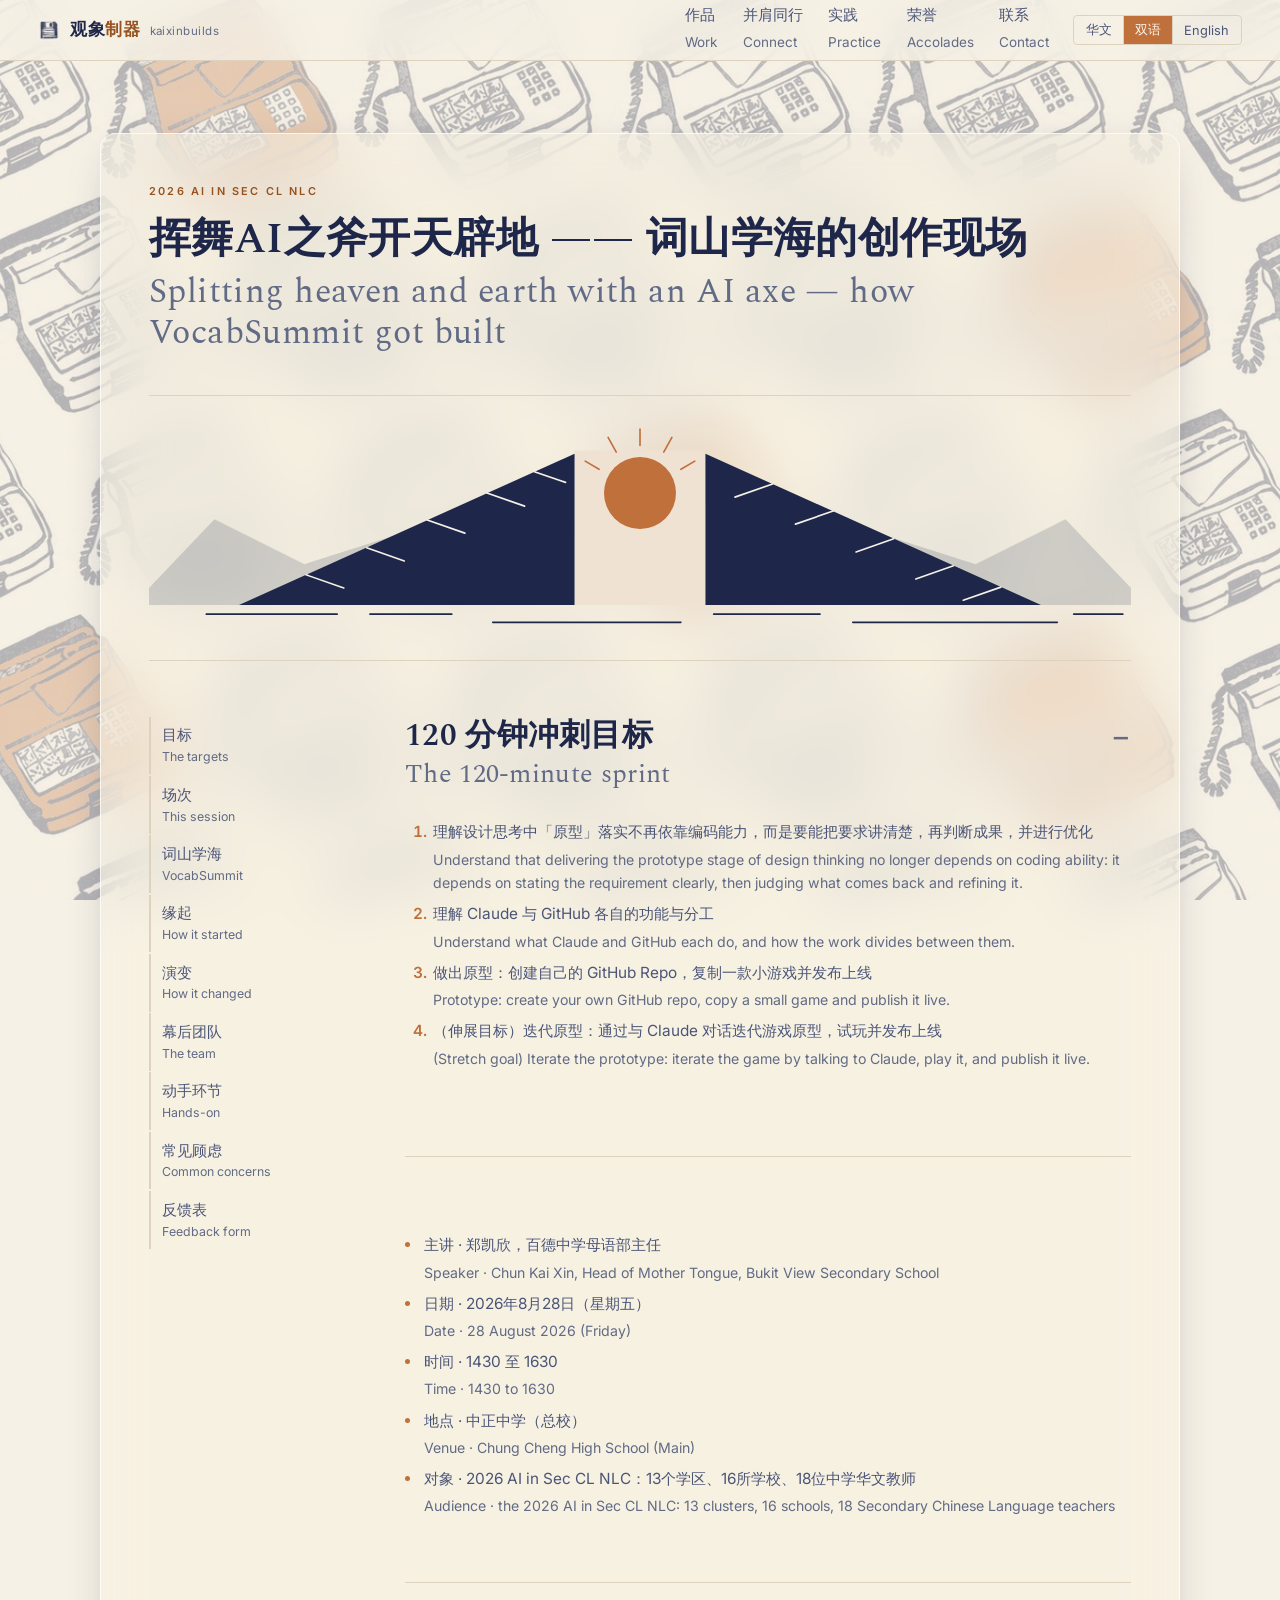
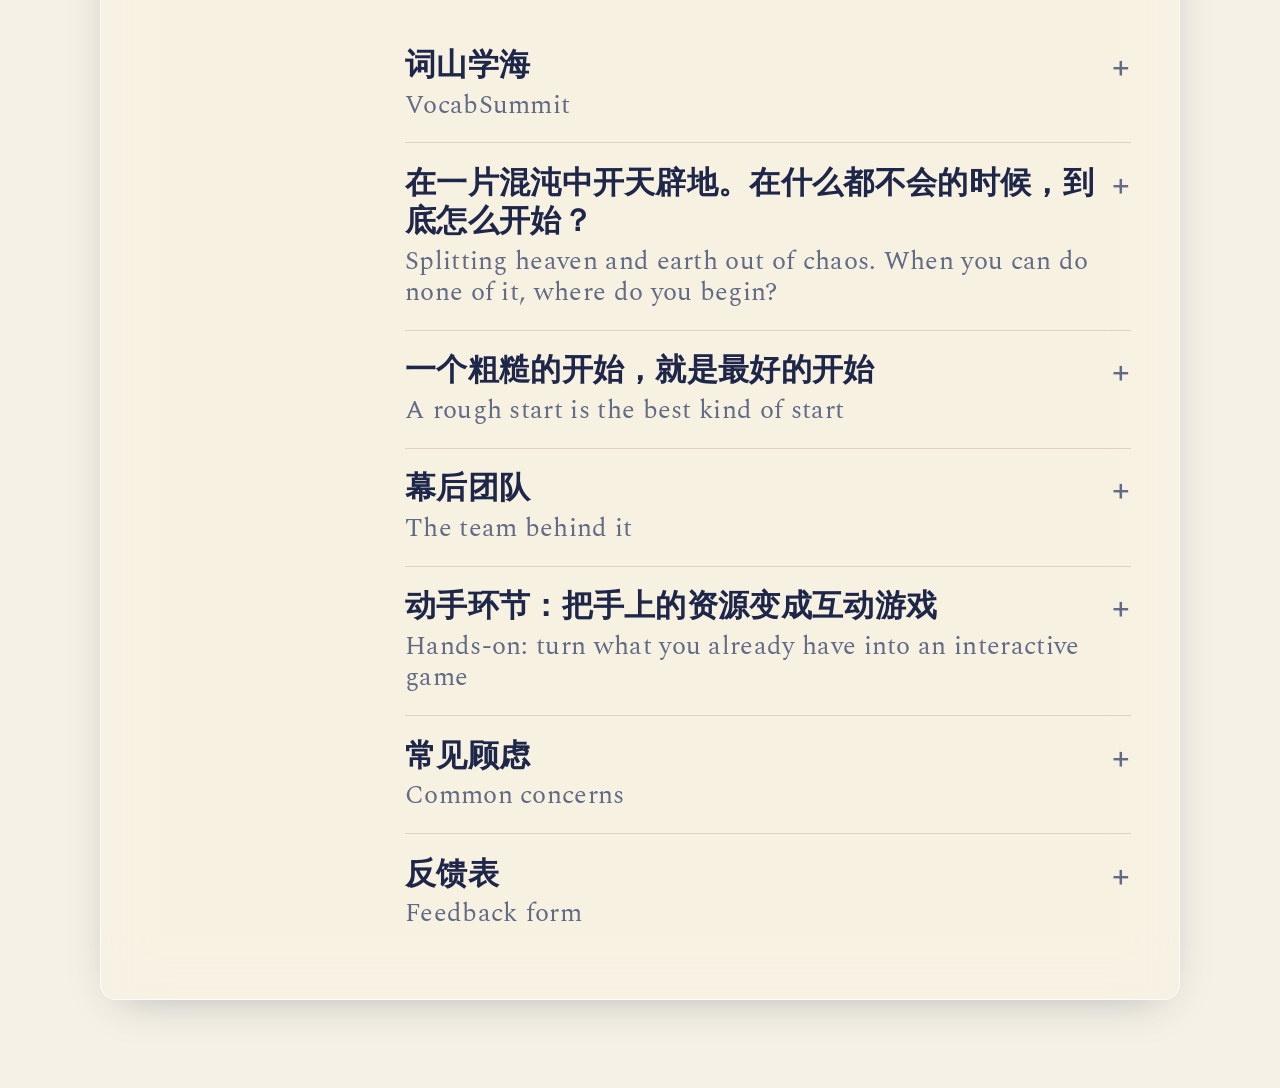
<file: 2026AIinSecCLNLC.html>
<!DOCTYPE html>
<!-- Generated by build.py. Edit build.py, not this file. -->
<html lang="en">
<head>
<meta charset="utf-8">
<meta name="viewport" content="width=device-width, initial-scale=1">
<title data-i18n="page.nlc26.title">2026 AI in Sec CL NLC - Chun Kai Xin</title>
<meta name="description" data-i18n="site.description" data-i18n-attr="content" content="Resources for the 28 August 2026 AI in Sec CL NLC workshop: the five pieces of technology behind VocabSummit, and a starter game to adapt for your own unit.">
<link rel="canonical" href="https://kaixinbuilds.github.io/2026AIinSecCLNLC.html">

<meta property="og:type" content="website">
<meta property="og:site_name" content="kaixinbuilds">
<meta property="og:title" content="2026 AI in Sec CL NLC - Chun Kai Xin">
<meta property="og:description" content="Resources for the 28 August 2026 AI in Sec CL NLC workshop: the five pieces of technology behind VocabSummit, and a starter game to adapt for your own unit.">
<meta property="og:url" content="https://kaixinbuilds.github.io/2026AIinSecCLNLC.html">
<meta property="og:image" content="https://kaixinbuilds.github.io/assets/social-card.jpg">
<meta name="twitter:card" content="summary_large_image">
<meta name="color-scheme" content="light">
<meta name="theme-color" content="#1E2749">

<!-- Spectral for headings and epigraphs, Inter for body and UI. Chinese
     resolves to the system serif (Songti SC / Source Han Serif): a webfont
     with CJK coverage would cost megabytes for one page. -->
<link rel="preconnect" href="https://fonts.googleapis.com">
<link rel="preconnect" href="https://fonts.gstatic.com" crossorigin>
<link href="https://fonts.googleapis.com/css2?family=Inter:wght@400;500;600&family=Spectral:ital,wght@0,400;0,600;1,400&display=swap" rel="stylesheet">


<!-- Google Analytics 4 -->
<script async src="https://www.googletagmanager.com/gtag/js?id=G-EDXEQ531WL"></script>
<script>
  window.dataLayer = window.dataLayer || [];
  function gtag(){dataLayer.push(arguments);}
  gtag('js', new Date());
  gtag('config', 'G-EDXEQ531WL');
</script>
<link rel="stylesheet" href="style.css">
<link rel="icon" href="favicon.png" sizes="48x48">
<link rel="apple-touch-icon" href="apple-touch-icon.png">
</head>
<body>

<a class="skip-link" href="#main">Skip to content</a>

<header class="site-header">
  <div class="wrap">
    <div class="header-inner">
      <a class="wordmark" href="index.html">
        <img class="mark" src="favicon.png" alt="" width="22" height="22" decoding="async">
        <span class="wordmark-text" id="wordmark-text">kaixin<em>builds</em></span>
      </a>

      <nav class="site-nav" aria-label="Primary">
        <a href="work.html" data-i18n="nav.work">Work</a>
        <a href="connect.html" data-i18n="nav.connect">Connect</a>
        <a href="practice.html" data-i18n="nav.approach">Practice</a>
        <a href="accolades.html" data-i18n="nav.accolades">Accolades</a>
        <a href="contact.html" data-i18n="nav.contact">Contact</a>
      </nav>

      <!-- Three modes, like the game: Chinese, both, English. The labels are
           language names, so they are never themselves translated. -->
      <div id="lang-switch" class="lang-switch" role="group" aria-label="Language / 语言">
        <button type="button" data-lang="zh" lang="zh-Hans">华文</button>
        <button type="button" data-lang="both" lang="zh-Hans">双语</button>
        <button type="button" data-lang="en" lang="en">English</button>
      </div>
    </div>
  </div>
</header>

<main id="main">
  <section class="section" id="nlc">
    <div class="wrap">
      <p class="eyebrow" data-i18n="nlc26.eyebrow">2026 AI in Sec CL NLC</p>
      <h1 class="page-title" data-i18n="nlc26.title">Splitting heaven and earth with an AI axe</h1>

      <!-- The title already says the axe splits heaven from earth. The banner
           says it a second time without words, which is why it carries no
           label and stays out of the language toggle: two flat ink blocks and
           one ochre, hatched where a gradient would otherwise be reached for. -->
      <div class="figure-hero" aria-hidden="true">
        <svg class="cut" viewBox="0 0 1200 260" preserveAspectRatio="xMidYMid meet" focusable="false">
          <!-- the ranges behind, pulled from the lighter block -->
          <path class="ink-3" d="M-20 225 L80 120 L190 175 L300 140 L400 225 Z"/>
          <path class="ink-3" d="M800 225 L900 140 L1010 175 L1120 120 L1220 225 Z"/>
          <!-- the lit gap between the two cut faces -->
          <rect class="och-w" x="520" y="36" width="160" height="189"/>
          <g class="line-o">
            <path d="M600 30 L600 10"/>
            <path d="M629 38 L639 20"/>
            <path d="M571 38 L561 20"/>
            <path d="M650 59 L667 49"/>
            <path d="M550 59 L533 49"/>
          </g>
          <circle class="och" cx="600" cy="88" r="44"/>
          <!-- one mountain, halved: each face left standing where it was cut -->
          <path class="ink" d="M110 225 L520 40 L520 225 Z"/>
          <path class="ink" d="M1090 225 L680 40 L680 225 Z"/>
          <g class="carve">
            <path d="M192 188 L238 204"/>
            <path d="M266 155 L312 171"/>
            <path d="M340 121 L386 137"/>
            <path d="M413 88 L459 104"/>
            <path d="M471 62 L509 75"/>
            <path d="M762 77 L716 93"/>
            <path d="M836 110 L790 126"/>
            <path d="M910 144 L864 160"/>
            <path d="M983 177 L937 193"/>
            <path d="M1041 203 L995 219"/>
          </g>
          <!-- water, cut as separate strokes the way a block would carry it -->
          <g class="line">
            <path d="M70 236 h160"/>
            <path d="M270 236 h100"/>
            <path d="M420 246 h230"/>
            <path d="M690 236 h130"/>
            <path d="M860 246 h250"/>
            <path d="M1130 236 h60"/>
          </g>
        </svg>
      </div>

      <!-- Order follows the session itself: what we are here to do, the
           practicalities, the thing being shown, how it was made, the tools
           behind it, then the two hours of hands-on, then the objections. -->
      <div class="work-layout">
        <nav class="project-nav" aria-label="On this page">
          <ul>
            <li><a href="#goals" data-i18n="nlc26.navGoals"></a></li>
            <li><a href="#session" data-i18n="nlc26.navSession"></a></li>
            <li><a href="#vocabsummit" data-i18n="nlc26.navVs"></a></li>
            <li><a href="#how-it-started" data-i18n="nlc26.navStory"></a></li>
            <li><a href="#evolution" data-i18n="nlc26.navEvo"></a></li>
            <li><a href="#stack" data-i18n="nlc26.navStack"></a></li>
            <li><a href="#hands-on" data-i18n="nlc26.navHands"></a></li>
            <li><a href="#concerns" data-i18n="nlc26.navQ"></a></li>
            <li><a href="#feedback" data-i18n="nlc26.navFb"></a></li>
          </ul>
        </nav>

        <div class="project-detail">

          <div class="doc-block" id="goals">
            <h2 class="section-title" data-i18n="nlc26.goalsTitle"></h2>
            <!-- Numbered, because four targets in order is what a sprint is.
                 1 and 2 frame; 3 and 4 are the prototype-then-iterate pair.
                 An <ol> here rather than the big circled .loop: at the top of
                 the page these are the goal, not a procedure to work through. -->
            <ol class="loop-points loop-points-num">
              <li data-i18n="nlc26.goal1"></li>
              <li data-i18n="nlc26.goal2"></li>
              <li data-i18n="nlc26.goal3"></li>
              <li data-i18n="nlc26.goal4"></li>
            </ol>
          </div>

          <div class="doc-block" id="session">
            <!-- Presenter first, logistics after: how a session programme
                 lists a session. Audience last, because it scopes the rest. -->
            <ul class="loop-points">
              <li data-i18n="nlc26.dSpeaker"></li>
              <li data-i18n="nlc26.dDate"></li>
              <li data-i18n="nlc26.dTime"></li>
              <li data-i18n="nlc26.dVenue"></li>
              <li data-i18n="nlc26.dAudience"></li>
            </ul>
          </div>

          <div class="doc-block" id="vocabsummit">
            <h2 class="section-title" data-i18n="nlc26.vsTitle"></h2>
            <!-- Profiles rather than classes: the platform left the three
                 pilot classes months ago, and one number that counts everyone
                 who has actually opened it says more than two that don't. -->
            <ul class="stats">
              <li><span class="value">3,897</span><span class="label" data-i18n="nlc26.statWords"></span></li>
              <li><span class="value">386</span><span class="label" data-i18n="nlc26.statProfiles"></span></li>
              <li><span class="value">353</span><span class="label" data-i18n="nlc26.statShips"></span></li>
              <li><span class="value">1</span><span class="label" data-i18n="nlc26.statPeople"></span></li>
            </ul>

            <div class="shots">
        <figure class="shot shot-wide">
          <div class="screen-bezel">
            <div class="screen-inner" data-missing="assets/screenshots/vocabsummit-landing.jpg">
              <img src="assets/screenshots/vocabsummit-landing.jpg" alt="" data-i18n="nlc26.shot1" data-i18n-attr="alt" decoding="async">
            </div>
          </div>
          <figcaption data-i18n="nlc26.shot1"></figcaption>
        </figure>
        <figure class="shot">
          <div class="screen-bezel">
            <div class="screen-inner" data-missing="assets/screenshots/vocabsummit-mountain.jpg">
              <img src="assets/screenshots/vocabsummit-mountain.jpg" alt="" data-i18n="nlc26.shot2" data-i18n-attr="alt" decoding="async">
            </div>
          </div>
          <figcaption data-i18n="nlc26.shot2"></figcaption>
        </figure>
        <figure class="shot">
          <div class="screen-bezel">
            <div class="screen-inner" data-missing="assets/screenshots/vocabsummit-dashboard.jpg">
              <img src="assets/screenshots/vocabsummit-dashboard.jpg" alt="" data-i18n="nlc26.shot3" data-i18n-attr="alt" decoding="async">
            </div>
          </div>
          <figcaption data-i18n="nlc26.shot3"></figcaption>
        </figure>
            </div>

            <p class="featured-cta">
              <a class="btn btn-primary" href="https://btvssclunit.github.io/VocabSummit"
                 data-i18n="nlc26.vsCta" target="_blank" rel="noopener">Open VocabSummit</a>
              <a class="btn btn-ghost" href="work.html" data-i18n="nlc26.vsWork">The project write-up</a>
              <a class="btn btn-ghost" href="practice.html" data-i18n="nlc26.vsApproach">How it was designed</a>
            </p>
          </div>

          <!-- A transition, and a disarming one: it began as one message. -->
          <div class="doc-block" id="how-it-started">
            <h2 class="section-title" data-i18n="nlc26.storyTitle"></h2>

            <!-- Hardcoded, not translated: a transcript, not copy. -->
            <div class="copy-block">
              <span class="cap" data-i18n="nlc26.storyCap"></span>
              <pre lang="en">I want to build a powerful secondary school revision tool on SLS
(student learning space) for students to revise all CL vocab covered
over 4 years, and for it to be trackable to let them see their progress,
so that they can revisit the vocab that they have yet to master.

I don't know how to start, could you help me?
https://www.learning.moe.edu.sg/teacher-user-guide/author/html5-content-development/</pre>
            </div>

            <ul class="loop-points">
              <li data-i18n="nlc26.storyP2"></li>
            </ul>

            <div class="highlight-box">
              <p data-i18n="nlc26.storyClose"></p>
            </div>

            <!-- The three moves the paragraph above names, drawn. The stamps
                 carry the pictures and the HTML carries the words, so the
                 language toggle keeps working inside the diagram. -->
            <ol class="cycle">
              <li>
                <svg class="cut cycle-glyph" viewBox="0 0 72 52" aria-hidden="true" focusable="false">
                  <path class="ink" d="M4 4 h64 v34 h-40 l-8 10 v-10 h-16 Z"/>
                  <g class="carve">
                    <path d="M14 15 h44"/>
                    <path d="M14 23 h44"/>
                  </g>
                  <path class="line-o" d="M14 31 h26"/>
                </svg>
                <span class="cycle-step">01</span>
                <span class="cycle-label" data-i18n="nlc26.cycle1"></span>
              </li>
              <li>
                <svg class="cut cycle-glyph" viewBox="0 0 72 52" aria-hidden="true" focusable="false">
                  <rect class="ink" x="4" y="5" width="64" height="42" rx="2"/>
                  <rect class="paper" x="10" y="11" width="52" height="30"/>
                  <circle class="och" cx="52" cy="19" r="4"/>
                  <path class="ink" d="M10 41 L26 24 L34 32 L45 19 L62 41 Z"/>
                </svg>
                <span class="cycle-step">02</span>
                <span class="cycle-label" data-i18n="nlc26.cycle2"></span>
              </li>
              <li>
                <svg class="cut cycle-glyph" viewBox="0 0 72 52" aria-hidden="true" focusable="false">
                  <rect class="paper" x="9" y="4" width="54" height="44"/>
                  <rect class="rule" x="9" y="4" width="54" height="44"/>
                  <g class="line">
                    <path d="M17 16 h38"/>
                    <path d="M17 34 h22"/>
                  </g>
                  <g class="line-o">
                    <path d="M17 25 h38"/>
                    <path d="M40 34 L46 41 L58 27"/>
                  </g>
                </svg>
                <span class="cycle-step">03</span>
                <span class="cycle-label" data-i18n="nlc26.cycle3"></span>
              </li>
            </ol>
            <p class="cycle-return" data-i18n="nlc26.cycleReturn"></p>
          </div>

          <!-- The gallery is its own block rather than a coda to the story,
               because it makes a separate claim: that the first version was
               bad, that this was fine, and that nothing here was arrived at
               in one go. The first version is embedded rather than described,
               since a teacher who can click it will believe it. -->
          <div class="doc-block" id="evolution">
            <h2 class="section-title" data-i18n="nlc26.evoTitle"></h2>
            <p class="section-sub" data-i18n="nlc26.evoLede"></p>

            <div class="evo" data-evo-root>
              <div class="evo-track" data-evo-track tabindex="0"
                   data-i18n-aria-label="nlc26.evoTitle" role="group">


                <figure class="evo-slide shot">
                  <div class="screen-bezel">
                    <div class="screen-inner" data-missing="assets/screenshots/evolution/02-2026-04-10-home.jpg">
                      <img src="assets/screenshots/evolution/02-2026-04-10-home.jpg" alt=""
                           data-i18n="nlc26.evo2" data-i18n-attr="alt" loading="lazy" decoding="async">
                    </div>
                  </div>
                  <figcaption class="evo-cap">
                    <span class="evo-date">2026.04.10</span>
                    <span class="evo-name" lang="zh-Hans">华文词语温习</span>
                    <span class="evo-note" data-i18n="nlc26.evo2"></span>
                  </figcaption>
                </figure>


                <figure class="evo-slide shot">
                  <div class="screen-bezel">
                    <div class="screen-inner" data-missing="assets/screenshots/evolution/04-2026-04-19-forge.jpg">
                      <img src="assets/screenshots/evolution/04-2026-04-19-forge.jpg" alt=""
                           data-i18n="nlc26.evo4" data-i18n-attr="alt" loading="lazy" decoding="async">
                    </div>
                  </div>
                  <figcaption class="evo-cap">
                    <span class="evo-date">2026.04.19</span>
                    <span class="evo-name" lang="zh-Hans">词王淬炼坊</span>
                    <span class="evo-note" data-i18n="nlc26.evo4"></span>
                  </figcaption>
                </figure>

                <figure class="evo-slide shot">
                  <div class="screen-bezel">
                    <div class="screen-inner" data-missing="assets/screenshots/evolution/05-2026-08-08-summit.jpg">
                      <img src="assets/screenshots/evolution/05-2026-08-08-summit.jpg" alt=""
                           data-i18n="nlc26.evo5" data-i18n-attr="alt" loading="lazy" decoding="async">
                    </div>
                  </div>
                  <figcaption class="evo-cap">
                    <span class="evo-date">2026.08.08</span>
                    <span class="evo-name" lang="zh-Hans">词山学海</span>
                    <span class="evo-note" data-i18n="nlc26.evo5"></span>
                  </figcaption>
                </figure>

                <figure class="evo-slide shot">
                  <div class="screen-bezel">
                    <div class="screen-inner" data-missing="assets/screenshots/evolution/06-today-summit.jpg">
                      <img src="assets/screenshots/evolution/06-today-summit.jpg" alt=""
                           data-i18n="nlc26.evo6" data-i18n-attr="alt" loading="lazy" decoding="async">
                    </div>
                  </div>
                  <figcaption class="evo-cap">
                    <span class="evo-date">2026.08.27</span>
                    <span class="evo-name" lang="zh-Hans">词山学海</span>
                    <span class="evo-note" data-i18n="nlc26.evo6"></span>
                  </figcaption>
                </figure>

              </div>

              <!-- Built by hand rather than by a library: six figures and two
                   buttons do not need one, and the strip still drags without
                   any of this. -->
              <div class="evo-controls">
                <button class="evo-btn" type="button" data-evo="prev"
                        data-i18n-aria-label="nlc26.evoPrev">
                  <svg class="cut" viewBox="0 0 12 20" aria-hidden="true" focusable="false">
                    <path class="line" d="M10 2 L2 10 L10 18" stroke-width="2.4"/>
                  </svg>
                </button>
                <button class="evo-btn" type="button" data-evo="next"
                        data-i18n-aria-label="nlc26.evoNext">
                  <svg class="cut" viewBox="0 0 12 20" aria-hidden="true" focusable="false">
                    <path class="line" d="M2 2 L10 10 L2 18" stroke-width="2.4"/>
                  </svg>
                </button>
                <ul class="evo-dots" data-evo-dots></ul>
                <span class="evo-count" data-evo-count></span>
              </div>
            </div>

            <!-- Not a screenshot. The actual file from 10 April, served as it
                 was uploaded, so nobody has to take the word "rough" on
                 trust. Loaded only when someone asks for it. -->
            <div class="evo-embed embed">
              <div class="screen-bezel">
                <div class="screen-inner">
                  <button class="embed-play" type="button"
                          data-embed-src="assets/archive/2026-04-10-first-version.html"
                          data-embed-title="华文词语温习 · 2026-04-10">
                    <span class="embed-play-icon" aria-hidden="true">&#9654;</span>
                    <span class="embed-play-label" data-i18n="nlc26.evoPlay"></span>
                  </button>
                </div>
              </div>
              <p class="embed-note" data-i18n="nlc26.evoPlayNote"></p>
            </div>

            <div class="highlight-box">
              <span class="label" data-i18n="nlc26.evoLabel"></span>
              <p data-i18n="nlc26.evoClose"></p>
            </div>
          </div>

          <div class="doc-block" id="stack">
            <h2 class="section-title" data-i18n="nlc26.stackTitle"></h2>
            <p class="section-sub" data-i18n="nlc26.stackLede"></p>

            <!-- The whole argument of this section is the direction of one
                 arrow, and an arrow is faster to look at than to read. The
                 five below are named by their own brands, so the diagram
                 needs no translated labels beyond the two on the arrow. -->
            <div class="roster">
              <div class="roster-you">
                <svg class="cut roster-glyph" viewBox="0 0 40 40" aria-hidden="true" focusable="false">
                  <circle class="ink" cx="20" cy="12" r="8"/>
                  <path class="ink" d="M4 38 a16 16 0 0 1 32 0 Z"/>
                </svg>
                <span class="roster-name" data-i18n="nlc26.rosterYou"></span>
                <span class="roster-role" data-i18n="nlc26.rosterYouRole"></span>
              </div>

              <div class="roster-flow">
                <svg class="cut roster-fan" viewBox="0 0 1000 132" aria-hidden="true" focusable="false">
                  <path class="line-o" d="M500 10 C 500 64, 95.5 64, 95.5 112" stroke-width="2" vector-effect="non-scaling-stroke"/>
                  <path class="line-o" d="M500 10 C 500 64, 297.8 64, 297.8 112" stroke-width="2" vector-effect="non-scaling-stroke"/>
                  <path class="line-o" d="M500 10 C 500 64, 500 64, 500 112" stroke-width="2" vector-effect="non-scaling-stroke"/>
                  <path class="line-o" d="M500 10 C 500 64, 702.2 64, 702.2 112" stroke-width="2" vector-effect="non-scaling-stroke"/>
                  <path class="line-o" d="M500 10 C 500 64, 904.5 64, 904.5 112" stroke-width="2" vector-effect="non-scaling-stroke"/>
                  <path class="och" d="M90.0 110 L101.0 110 L95.5 126 Z"/>
                  <path class="och" d="M292.3 110 L303.3 110 L297.8 126 Z"/>
                  <path class="och" d="M494.5 110 L505.5 110 L500 126 Z"/>
                  <path class="och" d="M696.7 110 L707.7 110 L702.2 126 Z"/>
                  <path class="och" d="M899.0 110 L910.0 110 L904.5 126 Z"/>
                  <circle class="och" cx="500" cy="10" r="4.5"/>
                </svg>
                <svg class="cut roster-stem" viewBox="0 0 26 40" aria-hidden="true" focusable="false">
                  <path class="line-o" d="M13 3 L13 27" stroke-width="2.4"/>
                  <path class="och" d="M13 38 L5 24 L21 24 Z"/>
                </svg>
              </div>

              <ul class="roster-tools">
                <li>
                  <svg class="cut roster-glyph" viewBox="0 0 32 32" aria-hidden="true" focusable="false">
                    <path class="ink" d="M3 5 h26 v17 h-16 l-7 8 v-8 h-3 Z"/>
                    <g class="carve"><path d="M9 12 h14"/><path d="M9 17 h9"/></g>
                  </svg>
                  Claude
                </li>
                <li>
                  <svg class="cut roster-glyph" viewBox="0 0 32 32" aria-hidden="true" focusable="false">
                    <rect class="ink" x="3" y="5" width="26" height="22" rx="2"/>
                    <g class="carve"><path d="M9 13 L14 17 L9 21"/><path d="M17 21 h7"/></g>
                  </svg>
                  Claude Code
                </li>
                <li>
                  <svg class="cut roster-glyph" viewBox="0 0 32 32" aria-hidden="true" focusable="false">
                    <rect class="ink" x="3" y="6" width="26" height="20" rx="2"/>
                    <circle class="och" cx="11" cy="13" r="2.6"/>
                    <path class="paper" d="M6 26 L14 17 L19 22 L23 18 L27 26 Z"/>
                  </svg>
                  ChatGPT
                </li>
                <li>
                  <svg class="cut roster-glyph" viewBox="0 0 32 32" aria-hidden="true" focusable="false">
                    <circle class="ink" cx="16" cy="16" r="13"/>
                    <g class="carve">
                      <path d="M3 16 h26"/>
                      <path d="M16 3 a17 17 0 0 1 0 26 a17 17 0 0 1 0 -26"/>
                    </g>
                  </svg>
                  GitHub
                </li>
                <li>
                  <svg class="cut roster-glyph" viewBox="0 0 32 32" aria-hidden="true" focusable="false">
                    <circle class="ink" cx="11" cy="16" r="7"/>
                    <circle class="paper" cx="11" cy="16" r="2.6"/>
                    <g class="line">
                      <path d="M17 16 h12" stroke-width="3"/>
                      <path d="M24 16 v5" stroke-width="3"/>
                      <path d="M29 16 v5" stroke-width="3"/>
                    </g>
                  </svg>
                  Firebase
                </li>
              </ul>
            </div>
            <p class="roster-note" data-i18n="nlc26.rosterNote"></p>
            <!-- The founder leads, because the ordering is the argument:
                 the five that follow are hired, and not one of them decides
                 anything. Two lines each, no more. -->
            <!-- The founder leads, because the ordering is the argument:
                 the five that follow are hired, and not one of them decides
                 anything. One line each: the role and the who are already in
                 the heading, so the line only has to say what they do. -->
            <ol class="loop">
        <li>
          <h3 data-i18n="nlc26.p1Title"></h3>
          <p class="loop-cycle" data-i18n="nlc26.p1Cycle"></p>
          <ul class="loop-points">
            <li data-i18n="nlc26.p1A"></li>
          </ul>
        </li>
        <li>
          <div class="tool-head">
            <h3 data-i18n="nlc26.p2Title"></h3>
            <a class="tool-link" href="https://claude.ai"
               target="_blank" rel="noopener">claude.ai</a>
          </div>
          <p class="loop-cycle" data-i18n="nlc26.p2Cycle"></p>
          <ul class="loop-points">
            <li data-i18n="nlc26.p2A"></li>
          </ul>
          <details class="tool-guide">
            <summary><span data-i18n="nlc26.guideLabel"></span></summary>
            <p class="tool-guide-body">
              <a href="https://support.claude.com/en/articles/9517075-what-are-projects"
                 target="_blank" rel="noopener" data-i18n="nlc26.p2Guide"></a>
            </p>
          </details>
        </li>
        <li>
          <div class="tool-head">
            <h3 data-i18n="nlc26.p3Title"></h3>
            <a class="tool-link" href="https://claude.com/product/claude-code"
               target="_blank" rel="noopener">claude.com/claude-code</a>
          </div>
          <p class="loop-cycle" data-i18n="nlc26.p3Cycle"></p>
          <ul class="loop-points">
            <li data-i18n="nlc26.p3A"></li>
          </ul>
          <details class="tool-guide">
            <summary><span data-i18n="nlc26.guideLabel"></span></summary>
            <p class="tool-guide-body">
              <a href="https://docs.claude.com/en/docs/claude-code/quickstart"
                 target="_blank" rel="noopener" data-i18n="nlc26.p3Guide"></a>
            </p>
          </details>
        </li>
        <li>
          <div class="tool-head">
            <h3 data-i18n="nlc26.p4Title"></h3>
            <a class="tool-link" href="https://chatgpt.com"
               target="_blank" rel="noopener">chatgpt.com</a>
          </div>
          <p class="loop-cycle" data-i18n="nlc26.p4Cycle"></p>
          <ul class="loop-points">
            <li data-i18n="nlc26.p4A"></li>
          </ul>
          <details class="tool-guide">
            <summary><span data-i18n="nlc26.guideLabel"></span></summary>
            <p class="tool-guide-body">
              <a href="https://help.openai.com/en/articles/8932459-creating-images-in-chatgpt"
                 target="_blank" rel="noopener" data-i18n="nlc26.p4Guide"></a>
            </p>
          </details>
        </li>
        <li>
          <div class="tool-head">
            <h3 data-i18n="nlc26.p5Title"></h3>
            <a class="tool-link" href="https://github.com"
               target="_blank" rel="noopener">github.com</a>
            <a class="tool-link" href="https://pages.github.com"
               target="_blank" rel="noopener">pages.github.com</a>
          </div>
          <p class="loop-cycle" data-i18n="nlc26.p5Cycle"></p>
          <ul class="loop-points">
            <li data-i18n="nlc26.p5A"></li>
            <li data-i18n="nlc26.p5B"></li>
          </ul>
          <details class="tool-guide">
            <summary><span data-i18n="nlc26.guideLabel"></span></summary>
            <p class="tool-guide-body">
              <a href="https://docs.github.com/en/pages/quickstart"
                 target="_blank" rel="noopener" data-i18n="nlc26.p5Guide"></a>
            </p>
          </details>
        </li>
        <li>
          <div class="tool-head">
            <h3 data-i18n="nlc26.p6Title"></h3>
            <a class="tool-link" href="https://firebase.google.com"
               target="_blank" rel="noopener">firebase.google.com</a>
          </div>
          <p class="loop-cycle" data-i18n="nlc26.p6Cycle"></p>
          <ul class="loop-points">
            <li data-i18n="nlc26.p6A"></li>
          </ul>
          <details class="tool-guide">
            <summary><span data-i18n="nlc26.guideLabel"></span></summary>
            <p class="tool-guide-body">
              <a href="https://firebase.google.com/docs/auth/web/start"
                 target="_blank" rel="noopener" data-i18n="nlc26.p6Guide"></a>
            </p>
          </details>
        </li>
            </ol>
          </div>

          <!-- Four stages, not six steps. Stage 1 is the floor everyone leaves
               with; stages 2 to 4 are differentiation, and they are named for
               what changes rather than for who got that far. The cycle labels
               borrow VocabSummit's own chapter components, so the session and
               the platform it is about speak the same vocabulary. -->
          <div class="doc-block" id="hands-on">
            <h2 class="section-title" data-i18n="nlc26.handsTitle"></h2>
            <p class="section-sub" data-i18n="nlc26.handsLede"></p>
            <p class="lede" data-i18n="nlc26.handsFloor"></p>

            <!-- The four stages as a climb, because that is what the platform
                 they are building calls it. Numerals only: the stage titles
                 are in the ordered list below, which is also what a screen
                 reader gets, so the map itself is decoration. -->
            <div class="climb" aria-hidden="true">
              <svg class="cut" viewBox="0 0 1080 220" preserveAspectRatio="xMidYMid meet" focusable="false">
                <path class="ink-3" d="M0 220 L180 148 L330 178 L520 96 L700 138 L880 56 L1080 108 L1080 220 Z"/>
                <path class="line-o" d="M60 185 C 220 175 250 120 380 128 C 520 136 540 80 700 86 C 850 92 880 50 1010 48"
                      stroke-dasharray="9 9" stroke-width="2.5"/>
                <!-- the summit marker, the only ochre on the map -->
                <path class="och" d="M1010 48 L1010 14 L1042 24 L1010 34"/>
                <g class="ink">
                  <circle cx="60" cy="185" r="21"/>
                  <circle cx="380" cy="128" r="21"/>
                  <circle cx="700" cy="86" r="21"/>
                  <circle cx="1010" cy="48" r="21"/>
                </g>
                <g fill="var(--paper)" font-family="var(--font-serif)" font-size="21"
                   text-anchor="middle" font-weight="600">
                  <text x="60" y="193">1</text>
                  <text x="380" y="136">2</text>
                  <text x="700" y="94">3</text>
                  <text x="1010" y="56">4</text>
                </g>
              </svg>
            </div>

            <!-- The key to the four landmarks: what each stop on the map is,
                 and what you have once you reach it. Worded as the feedback
                 form's own options, so the map, the form and the Padlet's
                 columns all name the same four stages. -->
            <ol class="climb-key">
              <li><b data-i18n="nlc26.s1Title"></b><span data-i18n="nlc26.key1"></span></li>
              <li><b data-i18n="nlc26.s2Title"></b><span data-i18n="nlc26.key2"></span></li>
              <li><b data-i18n="nlc26.s3Title"></b><span data-i18n="nlc26.key3"></span></li>
              <li><b data-i18n="nlc26.s4Title"></b><span data-i18n="nlc26.key4"></span></li>
            </ol>

            <p class="featured-cta">
              <a class="btn btn-primary" href="https://github.com/kaixinbuilds/VocabClimbStarter"
                 data-i18n="nlc26.handsCta" target="_blank" rel="noopener">Open the starter</a>
              <a class="btn btn-ghost" href="https://claude.ai" data-i18n="nlc26.handsClaude"
                 target="_blank" rel="noopener">claude.ai</a>
              <a class="btn btn-ghost" href="VocabClimbGuide.html" data-i18n="nlc26.handsGuide">Step-by-step guide</a>
            </p>

            <ol class="loop">
        <li>
          <h3 data-i18n="nlc26.s1Title"></h3>
          <p class="loop-cycle" data-i18n="nlc26.s1Cycle"></p>
          <!-- Every step that names a page carries the page: a teacher
               following along on a laptop should never have to retype a
               URL, and the upload step is shown rather than described. -->
          <ul class="loop-points">
            <li class="step-item">
              <span data-i18n="nlc26.s1P1"></span>
              <a class="tool-link" href="https://github.com/signup"
                 target="_blank" rel="noopener">github.com/signup</a>
            </li>
            <li class="step-item">
              <span data-i18n="nlc26.s1P2"></span>
              <a class="tool-link" href="https://github.com/new"
                 target="_blank" rel="noopener">github.com/new</a>
            </li>
            <li class="step-item">
              <span data-i18n="nlc26.s1P3"></span>
              <a class="tool-link" href="https://github.com/kaixinbuilds/VocabClimbStarter"
                 target="_blank" rel="noopener">github.com/kaixinbuilds/VocabClimbStarter</a>
            </li>
            <li>
              <span data-i18n="nlc26.s1P4"></span>
              <figure class="shot step-shot">
                <div class="screen-bezel">
                  <div class="screen-inner" data-missing="assets/screenshots/github-upload-files.png">
                    <img src="assets/screenshots/github-upload-files.png" alt=""
                         data-i18n="nlc26.s1Shot" data-i18n-attr="alt" decoding="async">
                  </div>
                </div>
                <figcaption data-i18n="nlc26.s1Shot"></figcaption>
              </figure>
            </li>
            <li data-i18n="nlc26.s1P5"></li>
            <li data-i18n="nlc26.s1P6"></li>
          </ul>
        </li>
        <li>
          <h3 data-i18n="nlc26.s2Title"></h3>
          <p class="loop-cycle" data-i18n="nlc26.s2Cycle"></p>
          <ul class="loop-points">
            <li data-i18n="nlc26.s2P1"></li>
            <li data-i18n="nlc26.s2P2"></li>
          </ul>

          <div class="copy-block">
            <span class="cap" data-i18n="nlc26.promptCap"></span>
            <pre lang="zh-Hans">我是中学华文老师。
我已经把一个小游戏的整个资料夹和一份词语表格上传到这个 Project 里。

请帮我做三件事：
1. 读我上传的表格，把里面的词语和释义，照 my-words.js 原本的格式
   重新写成一个完整的 my-words.js 给我下载。格式不要动，只换内容。
2. 把 UNIT_NAME 改成：〔你的单元名称〕
3. 把 SECONDS 改成：〔90〕

改好之后直接给我可以下载的 my-words.js，并告诉我放回哪个位置。

如果我的表格有问题（缺了释义、词语重复、少于 8 个），请先告诉我，不要自己猜。</pre>
          </div>

          <ul class="loop-points">
            <li data-i18n="nlc26.s2P3"></li>
            <li data-i18n="nlc26.s2P4"></li>
          </ul>
        </li>
        <li>
          <h3 data-i18n="nlc26.s3Title"></h3>
          <p class="loop-cycle" data-i18n="nlc26.s3Cycle"></p>
          <ul class="loop-points">
            <li data-i18n="nlc26.s3P1"></li>
            <li data-i18n="nlc26.s3P2"></li>
          </ul>

          <!-- The three art files only. Editing the colours in index.html
               means editing the game's own source, which is a different kind
               of risk from dropping in a picture, and this stage is not the
               place to introduce it. -->
          <div class="copy-block">
            <span class="cap" data-i18n="nlc26.promptCap"></span>
            <pre lang="zh-Hans">我已经把这个游戏的整个资料夹上传到这个 Project 里了。

告诉我那三张图（landscape.jpg、wall.jpg、climber.png）
分别是做什么用的、该做多大，我想自己换掉。</pre>
          </div>
        </li>
        <li>
          <h3 data-i18n="nlc26.s4Title"></h3>
          <p class="loop-cycle" data-i18n="nlc26.s4Cycle"></p>
          <ul class="loop-points">
            <li data-i18n="nlc26.s4P1"></li>
            <li data-i18n="nlc26.s4P2"></li>
            <li data-i18n="nlc26.s4P3"></li>
          </ul>

        </li>
            </ol>

            <!-- A tech FAQ rather than a list of fixes: each item is the
                 question a teacher actually asks. The two GitHub ones carry
                 their screens, since those are where Pangu participants got
                 lost, and deleting the latest commit gets its own question
                 because so many expect it to undo the change. -->
            <div class="highlight-box faq">
              <span class="label" data-i18n="nlc26.stuckLabel"></span>
              <ul class="loop-points">
                <li>
                  <b class="faq-q" data-i18n="nlc26.faq1Q"></b>
                  <span data-i18n="nlc26.faq1A"></span>
                </li>
                <li>
                  <b class="faq-q" data-i18n="nlc26.faq2Q"></b>
                  <span data-i18n="nlc26.faq2A"></span>
                </li>
                <li>
                  <b class="faq-q" data-i18n="nlc26.faq3Q"></b>
                  <span data-i18n="nlc26.faq3A"></span>
                  <div class="stuck-shots">
                  <figure class="shot">
                    <div class="screen-bezel">
                      <div class="screen-inner" data-missing="assets/screenshots/guide/04-settings-pages.jpg">
                        <img src="assets/screenshots/guide/04-settings-pages.jpg" alt="" data-i18n="guide.pub3Shot" data-i18n-attr="alt" loading="lazy" decoding="async">
                      </div>
                    </div>
                    <figcaption data-i18n="guide.pub3Shot"></figcaption>
                  </figure>
                  <figure class="shot">
                    <div class="screen-bezel">
                      <div class="screen-inner" data-missing="assets/screenshots/guide/09-actions.jpg">
                        <img src="assets/screenshots/guide/09-actions.jpg" alt="" data-i18n="guide.fix3Shot" data-i18n-attr="alt" loading="lazy" decoding="async">
                      </div>
                    </div>
                    <figcaption data-i18n="guide.fix3Shot"></figcaption>
                  </figure>
                  </div>
                </li>
                <li>
                  <b class="faq-q" data-i18n="nlc26.faq4Q"></b>
                  <span data-i18n="nlc26.faq4A"></span>
                </li>
                <li>
                  <b class="faq-q" data-i18n="nlc26.faq5Q"></b>
                  <span data-i18n="nlc26.faq5A"></span>
                  <div class="stuck-shots">
                  <figure class="shot">
                    <div class="screen-bezel">
                      <div class="screen-inner" data-missing="assets/screenshots/guide/10-history.jpg">
                        <img src="assets/screenshots/guide/10-history.jpg" alt="" data-i18n="guide.back1Shot" data-i18n-attr="alt" loading="lazy" decoding="async">
                      </div>
                    </div>
                    <figcaption data-i18n="guide.back1Shot"></figcaption>
                  </figure>
                  <figure class="shot">
                    <div class="screen-bezel">
                      <div class="screen-inner" data-missing="assets/screenshots/guide/11-old-version.jpg">
                        <img src="assets/screenshots/guide/11-old-version.jpg" alt="" data-i18n="guide.back2Shot" data-i18n-attr="alt" loading="lazy" decoding="async">
                      </div>
                    </div>
                    <figcaption data-i18n="guide.back2Shot"></figcaption>
                  </figure>
                  </div>
                </li>
                <li>
                  <b class="faq-q" data-i18n="nlc26.faq6Q"></b>
                  <span data-i18n="nlc26.faq6A"></span>
                </li>
                <li>
                  <b class="faq-q" data-i18n="nlc26.faq7Q"></b>
                  <span data-i18n="nlc26.faq7A"></span>
                </li>
              </ul>
              <!-- The whole of it, one step per screen, is in the guide. -->
              <p class="featured-cta stuck-more">
                <a class="btn btn-ghost" href="VocabClimbGuide.html#fix" data-i18n="nlc26.stuckGuide">Full troubleshooting, with screenshots</a>
              </p>
            </div>
          </div>

          <div class="doc-block" id="concerns">
            <h2 class="section-title" data-i18n="nlc26.qTitle"></h2>
            <ol class="loop">
        <li>
          <h3 data-i18n="nlc26.q1"></h3>
          <ul class="loop-points">
            <li data-i18n="nlc26.q1A"></li>
            <li data-i18n="nlc26.q1B"></li>
            <li data-i18n="nlc26.q1C"></li>
          </ul>
        </li>
        <li>
          <h3 data-i18n="nlc26.q2"></h3>
          <ul class="loop-points">
            <li data-i18n="nlc26.q2A"></li>
            <li data-i18n="nlc26.q2B"></li>
            <li data-i18n="nlc26.q2C"></li>
          </ul>
        </li>
        <li>
          <h3 data-i18n="nlc26.q3"></h3>
          <ul class="loop-points">
            <li data-i18n="nlc26.q3A"></li>
            <li data-i18n="nlc26.q3B"></li>
            <li data-i18n="nlc26.q3C"></li>
          </ul>
        </li>
        <li>
          <h3 data-i18n="nlc26.q4"></h3>
          <ul class="loop-points">
            <li data-i18n="nlc26.q4A"></li>
            <li data-i18n="nlc26.q4B"></li>
          </ul>
        </li>
            </ol>

          </div>

          <!-- Last block on the page, and deliberately so: the ask comes after
               the concerns have been answered, not before. A heading and one
               button: the form states its own terms on the first screen, so
               repeating them here would only delay the tap. -->
          <div class="doc-block" id="feedback">
            <h2 class="section-title" data-i18n="nlc26.fbTitle"></h2>

            <p class="featured-cta">
              <a class="btn btn-primary" href="https://docs.google.com/forms/d/e/1FAIpQLSdx0yJJJ5u6PAiAwNQQ-1_y4BrDkbNJyNMgMFDphnFu42w6vA/viewform"
                 data-i18n="nlc26.fbCta" target="_blank" rel="noopener">Open the feedback form</a>
            </p>

            <!-- The community's own motto, quoted back to it, set as a colophon.
                 It closes the page, so it moves with the last block rather than
                 staying with the concerns. -->
            <p class="epigraph colophon">
              <span class="zh" lang="zh-Hans">地上本无路，走的人多了，便成了路</span>
              <span class="en" lang="en">The earth had no roads to begin with. When enough
                people walk the same way, a road appears.</span>
              <span class="src" data-i18n="nlc26.epigraphSrc"></span>
            </p>
          </div>

        </div>
      </div>
    </div>
  </section>
</main>

<script src="script.js"></script>
</body>
</html>
</file>
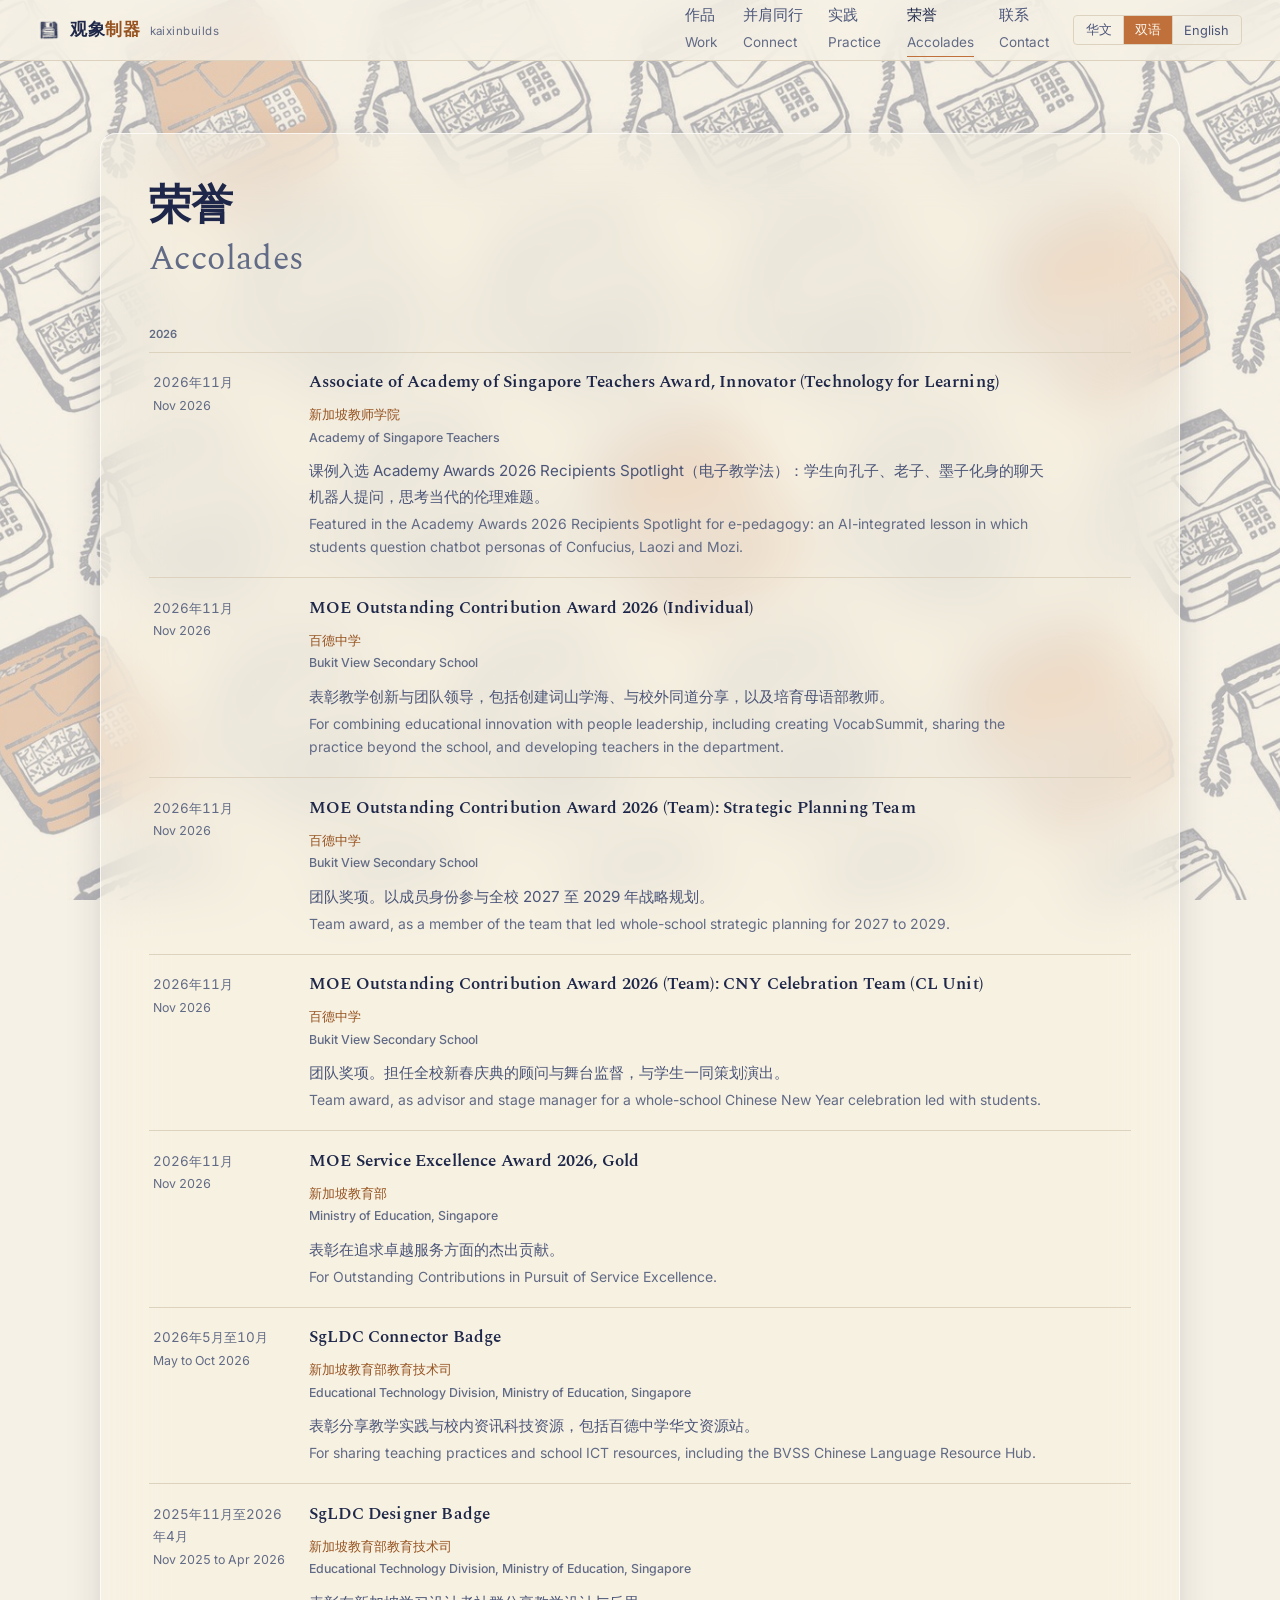
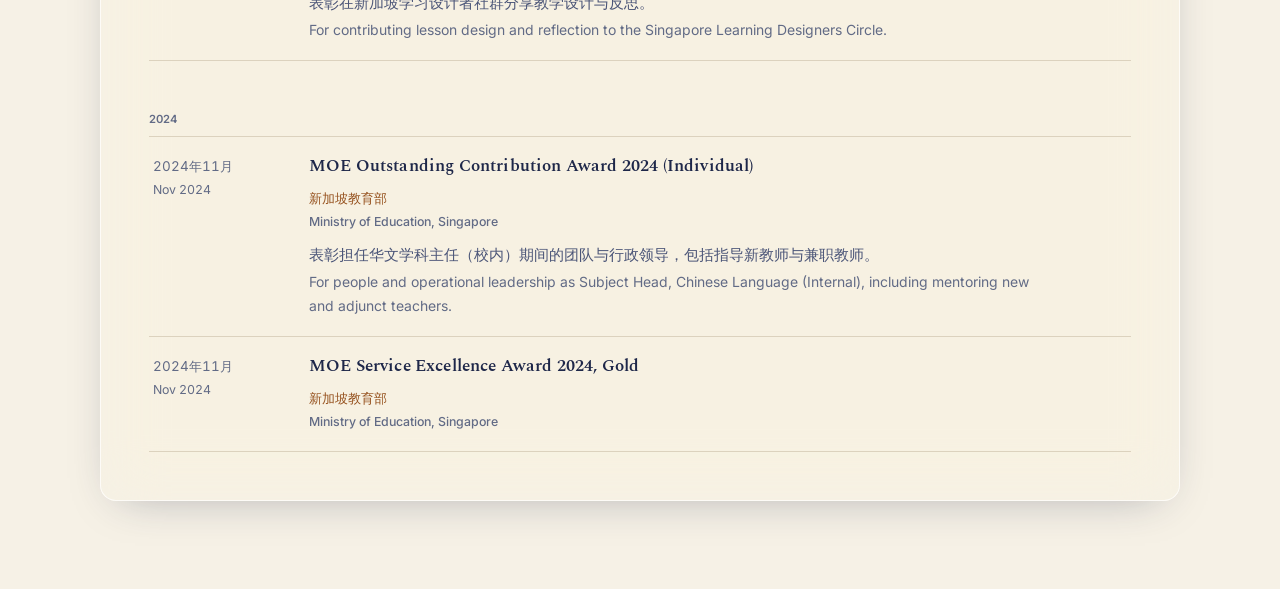
<file: accolades.html>
<!DOCTYPE html>
<!-- Generated by build.py. Edit build.py, not this file. -->
<html lang="en">
<head>
<meta charset="utf-8">
<meta name="viewport" content="width=device-width, initial-scale=1">
<title data-i18n="page.accolades.title">Accolades - Chun Kai Xin</title>
<meta name="description" data-i18n="site.description" data-i18n-attr="content" content="Awards and badges received by Chun Kai Xin, Chinese Language educator and learning designer in Singapore.">
<link rel="canonical" href="https://kaixinbuilds.github.io/accolades.html">

<meta property="og:type" content="website">
<meta property="og:site_name" content="kaixinbuilds">
<meta property="og:title" content="Accolades - Chun Kai Xin">
<meta property="og:description" content="Awards and badges received by Chun Kai Xin, Chinese Language educator and learning designer in Singapore.">
<meta property="og:url" content="https://kaixinbuilds.github.io/accolades.html">
<meta property="og:image" content="https://kaixinbuilds.github.io/assets/social-card.jpg">
<meta name="twitter:card" content="summary_large_image">
<meta name="color-scheme" content="light">
<meta name="theme-color" content="#1E2749">

<!-- Spectral for headings and epigraphs, Inter for body and UI. Chinese
     resolves to the system serif (Songti SC / Source Han Serif): a webfont
     with CJK coverage would cost megabytes for one page. -->
<link rel="preconnect" href="https://fonts.googleapis.com">
<link rel="preconnect" href="https://fonts.gstatic.com" crossorigin>
<link href="https://fonts.googleapis.com/css2?family=Inter:wght@400;500;600&family=Spectral:ital,wght@0,400;0,600;1,400&display=swap" rel="stylesheet">


<!-- Google Analytics 4 -->
<script async src="https://www.googletagmanager.com/gtag/js?id=G-EDXEQ531WL"></script>
<script>
  window.dataLayer = window.dataLayer || [];
  function gtag(){dataLayer.push(arguments);}
  gtag('js', new Date());
  gtag('config', 'G-EDXEQ531WL');
</script>
<link rel="stylesheet" href="style.css">
<link rel="icon" href="favicon.png" sizes="48x48">
<link rel="apple-touch-icon" href="apple-touch-icon.png">
</head>
<body>

<a class="skip-link" href="#main">Skip to content</a>

<header class="site-header">
  <div class="wrap">
    <div class="header-inner">
      <a class="wordmark" href="index.html">
        <img class="mark" src="favicon.png" alt="" width="22" height="22" decoding="async">
        <span class="wordmark-text" id="wordmark-text">kaixin<em>builds</em></span>
      </a>

      <nav class="site-nav" aria-label="Primary">
        <a href="work.html" data-i18n="nav.work">Work</a>
        <a href="connect.html" data-i18n="nav.connect">Connect</a>
        <a href="practice.html" data-i18n="nav.approach">Practice</a>
        <a href="accolades.html" aria-current="page" data-i18n="nav.accolades">Accolades</a>
        <a href="contact.html" data-i18n="nav.contact">Contact</a>
      </nav>

      <!-- Three modes, like the game: Chinese, both, English. The labels are
           language names, so they are never themselves translated. -->
      <div id="lang-switch" class="lang-switch" role="group" aria-label="Language / 语言">
        <button type="button" data-lang="zh" lang="zh-Hans">华文</button>
        <button type="button" data-lang="both" lang="zh-Hans">双语</button>
        <button type="button" data-lang="en" lang="en">English</button>
      </div>
    </div>
  </div>
</header>

<main id="main">
  <section class="section" id="accolades">
    <div class="wrap">
      <h1 class="page-title" data-i18n="nav.accolades">Accolades</h1>
      <section class="connect-group">
        <h2 class="connect-group-title">2026</h2>
        <ol class="connect-list accolade-list">
          <li>
            <p class="connect-date" data-i18n="accolades.ast26Date">Nov 2026</p>
            <div>
              <h3 class="connect-title" data-i18n="accolades.ast26Title">Associate of Academy of Singapore Teachers Award, Innovator (Technology for Learning)</h3>
              <p class="connect-award" data-i18n="accolades.ast26Issuer">Academy of Singapore Teachers</p>
              <p class="connect-summary" data-i18n="accolades.ast26Text">Featured in the Academy Awards 2026 Recipients Spotlight for e-pedagogy: an AI-integrated lesson in which students question chatbot personas of Confucius, Laozi and Mozi.</p>
            </div>
          </li>
          <li>
            <p class="connect-date" data-i18n="accolades.ocai26Date">Nov 2026</p>
            <div>
              <h3 class="connect-title" data-i18n="accolades.ocai26Title">MOE Outstanding Contribution Award 2026 (Individual)</h3>
              <p class="connect-award" data-i18n="accolades.ocai26Issuer">Bukit View Secondary School</p>
              <p class="connect-summary" data-i18n="accolades.ocai26Text">For combining educational innovation with people leadership, including creating VocabSummit, sharing the practice beyond the school, and developing teachers in the department.</p>
            </div>
          </li>
          <li>
            <p class="connect-date" data-i18n="accolades.ocas26Date">Nov 2026</p>
            <div>
              <h3 class="connect-title" data-i18n="accolades.ocas26Title">MOE Outstanding Contribution Award 2026 (Team): Strategic Planning Team</h3>
              <p class="connect-award" data-i18n="accolades.ocas26Issuer">Bukit View Secondary School</p>
              <p class="connect-summary" data-i18n="accolades.ocas26Text">Team award, as a member of the team that led whole-school strategic planning for 2027 to 2029.</p>
            </div>
          </li>
          <li>
            <p class="connect-date" data-i18n="accolades.ocac26Date">Nov 2026</p>
            <div>
              <h3 class="connect-title" data-i18n="accolades.ocac26Title">MOE Outstanding Contribution Award 2026 (Team): CNY Celebration Team (CL Unit)</h3>
              <p class="connect-award" data-i18n="accolades.ocac26Issuer">Bukit View Secondary School</p>
              <p class="connect-summary" data-i18n="accolades.ocac26Text">Team award, as advisor and stage manager for a whole-school Chinese New Year celebration led with students.</p>
            </div>
          </li>
          <li>
            <p class="connect-date" data-i18n="accolades.msea26Date">Nov 2026</p>
            <div>
              <h3 class="connect-title" data-i18n="accolades.msea26Title">MOE Service Excellence Award 2026, Gold</h3>
              <p class="connect-award" data-i18n="accolades.msea26Issuer">Ministry of Education, Singapore</p>
              <p class="connect-summary" data-i18n="accolades.msea26Text">For Outstanding Contributions in Pursuit of Service Excellence.</p>
            </div>
          </li>
          <li>
            <p class="connect-date" data-i18n="accolades.conn26Date">May to Oct 2026</p>
            <div>
              <h3 class="connect-title" data-i18n="accolades.conn26Title">SgLDC Connector Badge</h3>
              <p class="connect-award" data-i18n="accolades.conn26Issuer">Educational Technology Division, Ministry of Education, Singapore</p>
              <p class="connect-summary" data-i18n="accolades.conn26Text">For sharing teaching practices and school ICT resources, including the BVSS Chinese Language Resource Hub.</p>
            </div>
          </li>
          <li>
            <p class="connect-date" data-i18n="accolades.des26Date">Nov 2025 to Apr 2026</p>
            <div>
              <h3 class="connect-title" data-i18n="accolades.des26Title">SgLDC Designer Badge</h3>
              <p class="connect-award" data-i18n="accolades.des26Issuer">Educational Technology Division, Ministry of Education, Singapore</p>
              <p class="connect-summary" data-i18n="accolades.des26Text">For contributing lesson design and reflection to the Singapore Learning Designers Circle.</p>
            </div>
          </li>
        </ol>
      </section>
      <section class="connect-group">
        <h2 class="connect-group-title">2024</h2>
        <ol class="connect-list accolade-list">
          <li>
            <p class="connect-date" data-i18n="accolades.ocai24Date">Nov 2024</p>
            <div>
              <h3 class="connect-title" data-i18n="accolades.ocai24Title">MOE Outstanding Contribution Award 2024 (Individual)</h3>
              <p class="connect-award" data-i18n="accolades.ocai24Issuer">Ministry of Education, Singapore</p>
              <p class="connect-summary" data-i18n="accolades.ocai24Text">For people and operational leadership as Subject Head, Chinese Language (Internal), including mentoring new and adjunct teachers.</p>
            </div>
          </li>
          <li>
            <p class="connect-date" data-i18n="accolades.msea24Date">Nov 2024</p>
            <div>
              <h3 class="connect-title" data-i18n="accolades.msea24Title">MOE Service Excellence Award 2024, Gold</h3>
              <p class="connect-award" data-i18n="accolades.msea24Issuer">Ministry of Education, Singapore</p>
            </div>
          </li>
        </ol>
      </section>
    </div>
  </section>
</main>

<script src="script.js"></script>
</body>
</html>
</file>
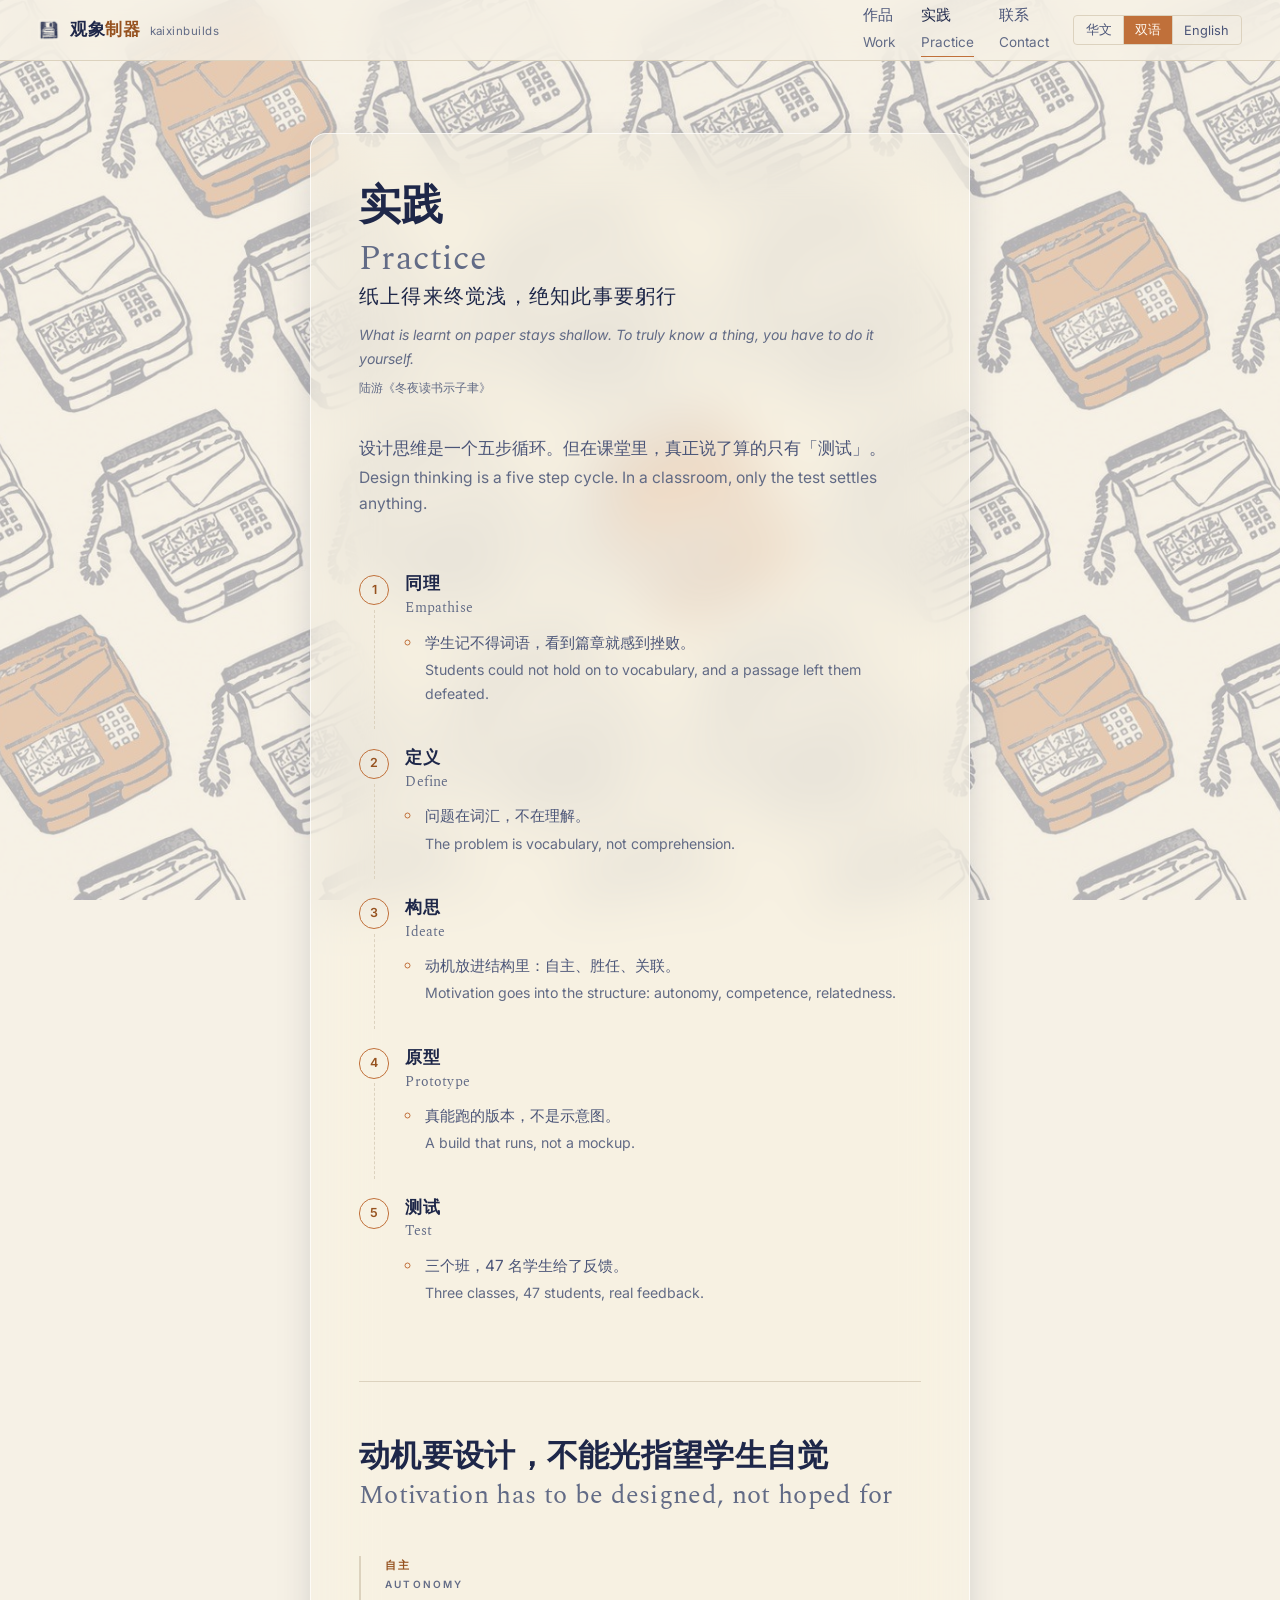
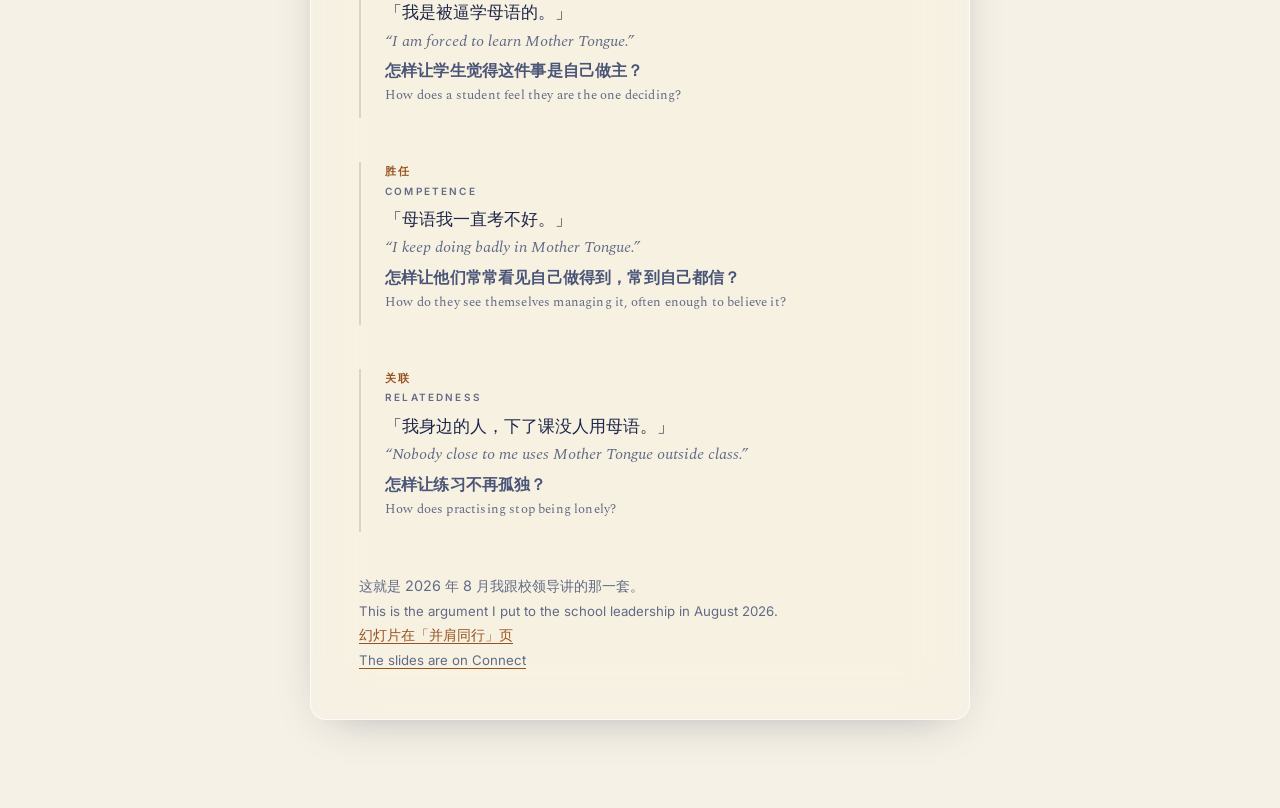
<file: approach.html>
<!DOCTYPE html>
<!-- Generated by build.py. Edit build.py, not this file. -->
<html lang="en">
<head>
<meta charset="utf-8">
<meta name="viewport" content="width=device-width, initial-scale=1">
<title data-i18n="page.approach.title">Practice - Chun Kai Xin</title>
<meta name="description" data-i18n="site.description" data-i18n-attr="content" content="How a classroom tool actually gets designed: a short loop where the deciding step is students using it in a real lesson.">
<link rel="canonical" href="https://kaixinbuilds.github.io/approach.html">

<meta property="og:type" content="website">
<meta property="og:site_name" content="kaixinbuilds">
<meta property="og:title" content="Practice - Chun Kai Xin">
<meta property="og:description" content="How a classroom tool actually gets designed: a short loop where the deciding step is students using it in a real lesson.">
<meta property="og:url" content="https://kaixinbuilds.github.io/approach.html">
<meta property="og:image" content="https://kaixinbuilds.github.io/assets/social-card.jpg">
<meta name="twitter:card" content="summary_large_image">
<meta name="color-scheme" content="light">
<meta name="theme-color" content="#1E2749">

<!-- Spectral for headings and epigraphs, Inter for body and UI. Chinese
     resolves to the system serif (Songti SC / Source Han Serif): a webfont
     with CJK coverage would cost megabytes for one page. -->
<link rel="preconnect" href="https://fonts.googleapis.com">
<link rel="preconnect" href="https://fonts.gstatic.com" crossorigin>
<link href="https://fonts.googleapis.com/css2?family=Inter:wght@400;500;600&family=Spectral:ital,wght@0,400;0,600;1,400&display=swap" rel="stylesheet">

<link rel="stylesheet" href="style.css">
<link rel="icon" href="favicon.png" sizes="48x48">
<link rel="apple-touch-icon" href="apple-touch-icon.png">
</head>
<body>

<a class="skip-link" href="#main">Skip to content</a>

<header class="site-header">
  <div class="wrap">
    <div class="header-inner">
      <a class="wordmark" href="index.html">
        <img class="mark" src="favicon.png" alt="" width="22" height="22" decoding="async">
        <span class="wordmark-text" id="wordmark-text">kaixin<em>builds</em></span>
      </a>

      <nav class="site-nav" aria-label="Primary">
        <a href="work.html" data-i18n="nav.work">Work</a>
        <a href="talks.html" data-i18n="nav.talks">Connect</a>
        <a href="approach.html" aria-current="page" data-i18n="nav.approach">Practice</a>
        <a href="contact.html" data-i18n="nav.contact">Contact</a>
      </nav>

      <!-- Three modes, like the game: Chinese, both, English. The labels are
           language names, so they are never themselves translated. -->
      <div id="lang-switch" class="lang-switch" role="group" aria-label="Language / 语言">
        <button type="button" data-lang="zh" lang="zh-Hans">华文</button>
        <button type="button" data-lang="both" lang="zh-Hans">双语</button>
        <button type="button" data-lang="en" lang="en">English</button>
      </div>
    </div>
  </div>
</header>

<main id="main">
  <section class="section" id="approach">
    <div class="wrap wrap-narrow">
      <h1 class="page-title" data-i18n="approach.title">Practice</h1>

      <!-- A couplet for the philosophy, in parallel with the one that names
           the flagship project on the home page. -->
      <p class="epigraph">
        <span class="zh" lang="zh-Hans">纸上得来终觉浅，绝知此事要躬行</span>
        <span class="en" lang="en">What is learnt on paper stays shallow.
          To truly know a thing, you have to do it yourself.</span>
        <span class="src">陆游《冬夜读书示子聿》</span>
      </p>

      <p class="lede" data-i18n="approach.leadA"></p>

      <!-- The five stages of the design thinking cycle, named and nothing
           more: the heading is the stage, and what happened while building
           VocabSummit is answered underneath in the fewest words that carry
           it. The point counts differ by stage because the stages differ; a
           stage is not padded to match its neighbours. -->
      <ol class="loop">
        <li>
          <h2 data-i18n="approach.loop1Title"></h2>
          <ul class="loop-points">
            <li data-i18n="approach.loop1P1"></li>
            <li data-i18n="approach.loop1P2"></li>
            <li data-i18n="approach.loop1P3"></li>
          </ul>
        </li>
        <li>
          <h2 data-i18n="approach.loop2Title"></h2>
          <ul class="loop-points">
            <li data-i18n="approach.loop2P1"></li>
            <li data-i18n="approach.loop2P2"></li>
            <li data-i18n="approach.loop2P3"></li>
            <li data-i18n="approach.loop2P4"></li>
          </ul>
        </li>
        <li>
          <h2 data-i18n="approach.loop3Title"></h2>
          <ul class="loop-points">
            <li data-i18n="approach.loop3P1"></li>
            <li data-i18n="approach.loop3P2"></li>
            <li data-i18n="approach.loop3P3"></li>
            <li data-i18n="approach.loop3P4"></li>
          </ul>
        </li>
        <li>
          <h2 data-i18n="approach.loop4Title"></h2>
          <ul class="loop-points">
            <li data-i18n="approach.loop4P1"></li>
            <li data-i18n="approach.loop4P2"></li>
            <li data-i18n="approach.loop4P3"></li>
            <li data-i18n="approach.loop4P4"></li>
          </ul>
        </li>
        <li>
          <h2 data-i18n="approach.loop5Title"></h2>
          <ul class="loop-points">
            <li data-i18n="approach.loop5P1"></li>
            <li data-i18n="approach.loop5P2"></li>
            <li data-i18n="approach.loop5P3"></li>
          </ul>
        </li>
      </ol>

      <p class="loop-close" data-i18n="approach.loopClose"></p>

      <!-- The loop above is how the thing gets made. This is what it is aimed
           at, and it is the spine of the SPMC sharing: Self-Determination
           Theory turns "make vocabulary fun" into three answerable questions,
           and every feature listed here exists to answer one of them. Each
           need opens with the student sentence it is a reply to. -->
      <section class="needs-block" aria-labelledby="needs-title">
        <h2 class="section-title" id="needs-title" data-i18n="approach.needsTitle"></h2>
        <p class="lede" data-i18n="approach.needsLead"></p>

        <div class="needs">
          <article class="need">
            <p class="need-name" data-i18n="approach.need1Name"></p>
            <p class="need-voice" data-i18n="approach.need1Voice"></p>
            <h3 data-i18n="approach.need1Q"></h3>
            <ul class="loop-points need-points">
              <li data-i18n="approach.need1P1"></li>
              <li data-i18n="approach.need1P2"></li>
              <li data-i18n="approach.need1P3"></li>
              <li data-i18n="approach.need1P4"></li>
            </ul>
          </article>
          <article class="need">
            <p class="need-name" data-i18n="approach.need2Name"></p>
            <p class="need-voice" data-i18n="approach.need2Voice"></p>
            <h3 data-i18n="approach.need2Q"></h3>
            <ul class="loop-points need-points">
              <li data-i18n="approach.need2P1"></li>
              <li data-i18n="approach.need2P2"></li>
              <li data-i18n="approach.need2P3"></li>
              <li data-i18n="approach.need2P4"></li>
            </ul>
          </article>
          <article class="need">
            <p class="need-name" data-i18n="approach.need3Name"></p>
            <p class="need-voice" data-i18n="approach.need3Voice"></p>
            <h3 data-i18n="approach.need3Q"></h3>
            <ul class="loop-points need-points">
              <li data-i18n="approach.need3P1"></li>
              <li data-i18n="approach.need3P2"></li>
              <li data-i18n="approach.need3P3"></li>
            </ul>
          </article>
        </div>

        <p class="needs-close">
          <span data-i18n="approach.needsClose"></span>
          <a href="talks.html" data-i18n="approach.needsLink"></a>
        </p>
      </section>

    </div>
  </section>
</main>

<script src="script.js"></script>
</body>
</html>
</file>
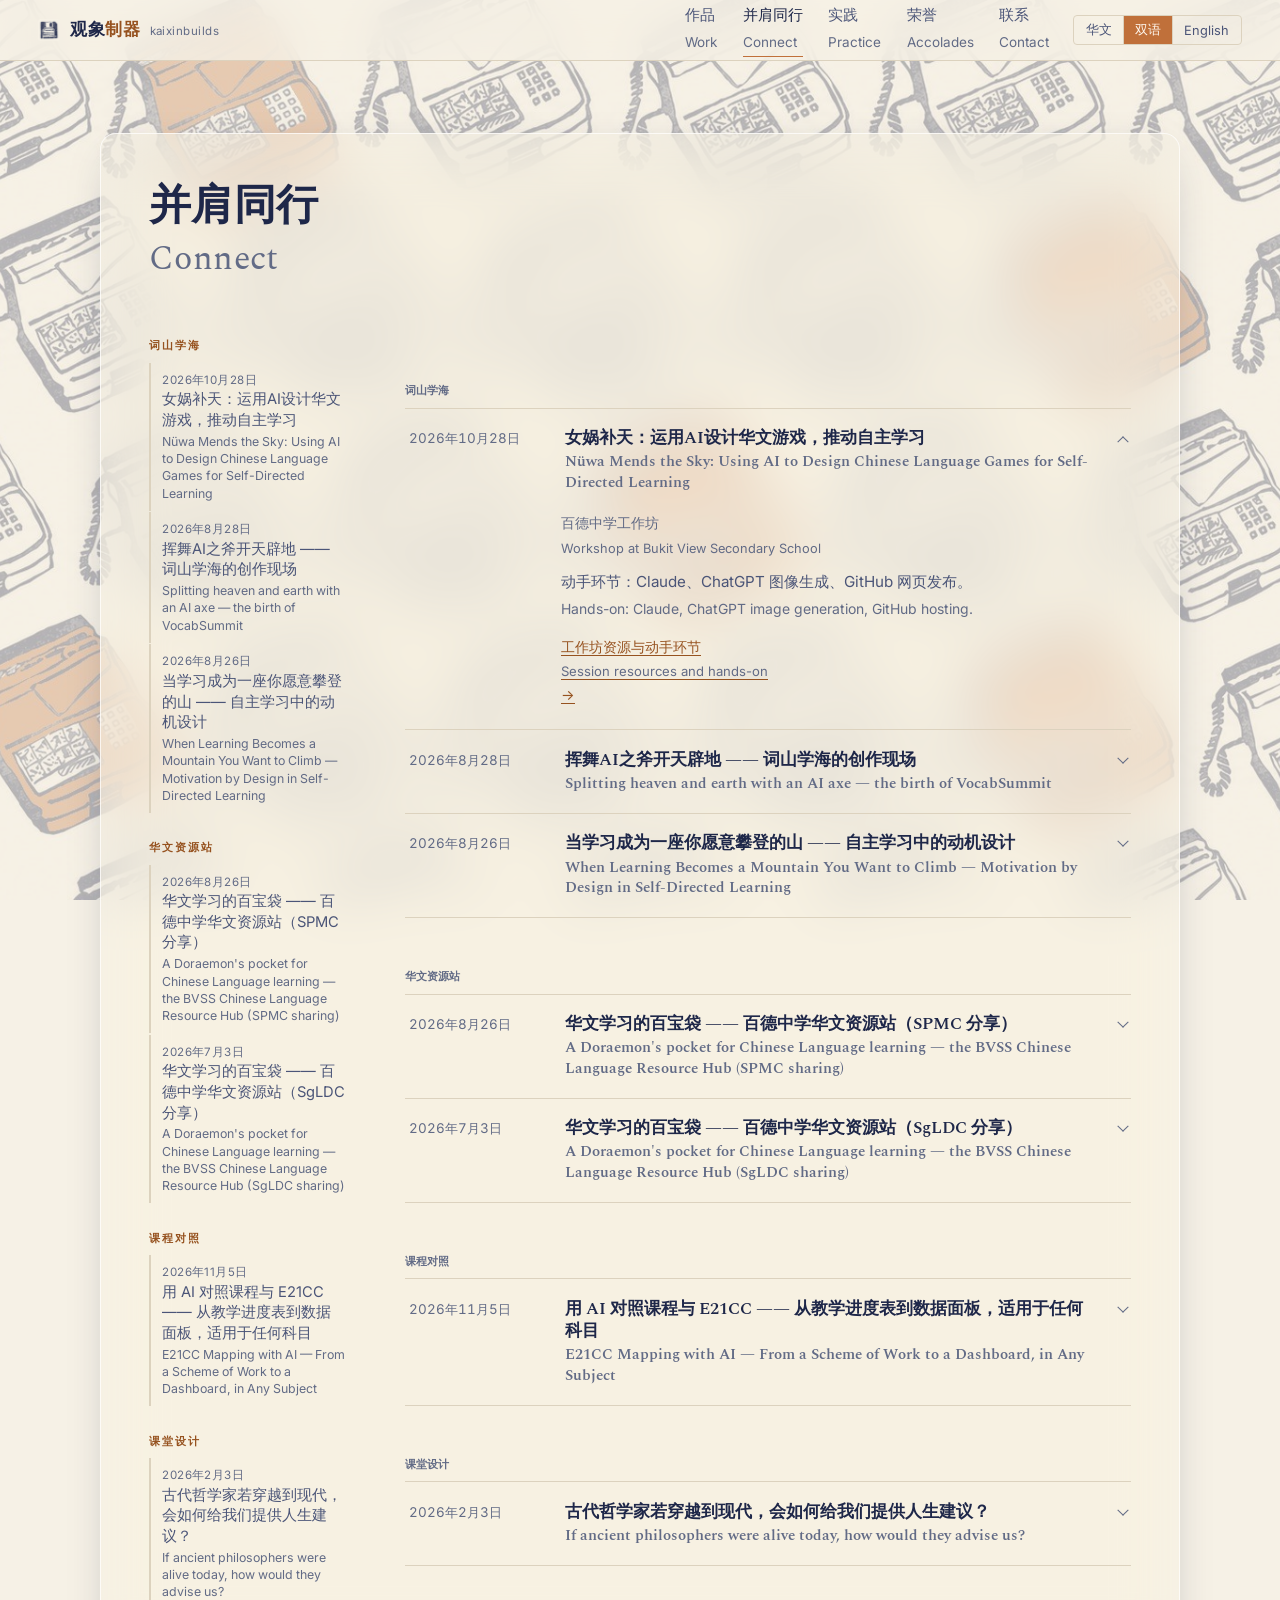
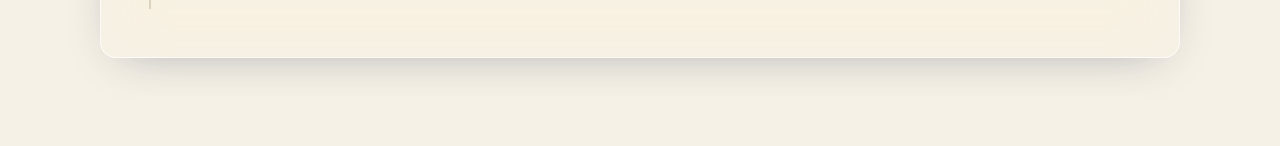
<file: connect.html>
<!DOCTYPE html>
<!-- Generated by build.py. Edit build.py, not this file. -->
<html lang="en">
<head>
<meta charset="utf-8">
<meta name="viewport" content="width=device-width, initial-scale=1">
<title data-i18n="page.connect.title">Connect - Chun Kai Xin</title>
<meta name="description" data-i18n="site.description" data-i18n-attr="content" content="Workshops, sharings and write-ups for other teachers, including two SgLDC badges awarded by MOE's Educational Technology Division.">
<link rel="canonical" href="https://kaixinbuilds.github.io/connect.html">

<meta property="og:type" content="website">
<meta property="og:site_name" content="kaixinbuilds">
<meta property="og:title" content="Connect - Chun Kai Xin">
<meta property="og:description" content="Workshops, sharings and write-ups for other teachers, including two SgLDC badges awarded by MOE's Educational Technology Division.">
<meta property="og:url" content="https://kaixinbuilds.github.io/connect.html">
<meta property="og:image" content="https://kaixinbuilds.github.io/assets/social-card.jpg">
<meta name="twitter:card" content="summary_large_image">
<meta name="color-scheme" content="light">
<meta name="theme-color" content="#1E2749">

<!-- Spectral for headings and epigraphs, Inter for body and UI. Chinese
     resolves to the system serif (Songti SC / Source Han Serif): a webfont
     with CJK coverage would cost megabytes for one page. -->
<link rel="preconnect" href="https://fonts.googleapis.com">
<link rel="preconnect" href="https://fonts.gstatic.com" crossorigin>
<link href="https://fonts.googleapis.com/css2?family=Inter:wght@400;500;600&family=Spectral:ital,wght@0,400;0,600;1,400&display=swap" rel="stylesheet">


<!-- Google Analytics 4 -->
<script async src="https://www.googletagmanager.com/gtag/js?id=G-EDXEQ531WL"></script>
<script>
  window.dataLayer = window.dataLayer || [];
  function gtag(){dataLayer.push(arguments);}
  gtag('js', new Date());
  gtag('config', 'G-EDXEQ531WL');
</script>
<link rel="stylesheet" href="style.css">
<link rel="icon" href="favicon.png" sizes="48x48">
<link rel="apple-touch-icon" href="apple-touch-icon.png">
</head>
<body>

<a class="skip-link" href="#main">Skip to content</a>

<header class="site-header">
  <div class="wrap">
    <div class="header-inner">
      <a class="wordmark" href="index.html">
        <img class="mark" src="favicon.png" alt="" width="22" height="22" decoding="async">
        <span class="wordmark-text" id="wordmark-text">kaixin<em>builds</em></span>
      </a>

      <nav class="site-nav" aria-label="Primary">
        <a href="work.html" data-i18n="nav.work">Work</a>
        <a href="connect.html" aria-current="page" data-i18n="nav.connect">Connect</a>
        <a href="practice.html" data-i18n="nav.approach">Practice</a>
        <a href="accolades.html" data-i18n="nav.accolades">Accolades</a>
        <a href="contact.html" data-i18n="nav.contact">Contact</a>
      </nav>

      <!-- Three modes, like the game: Chinese, both, English. The labels are
           language names, so they are never themselves translated. -->
      <div id="lang-switch" class="lang-switch" role="group" aria-label="Language / 语言">
        <button type="button" data-lang="zh" lang="zh-Hans">华文</button>
        <button type="button" data-lang="both" lang="zh-Hans">双语</button>
        <button type="button" data-lang="en" lang="en">English</button>
      </div>
    </div>
  </div>
</header>

<main id="main">
  <section class="section" id="connect">
    <div class="wrap">
      <h1 class="page-title" data-i18n="connect.title">Connect</h1>

      <div class="work-layout">
        <!-- Built by script.js from connect.json, same shape as the Work index. -->
        <nav id="connect-nav" class="project-nav" aria-label="Connect"></nav>
        <div id="connect-list"></div>
      </div>
    </div>
  </section>
</main>

<script src="script.js"></script>
</body>
</html>
</file>
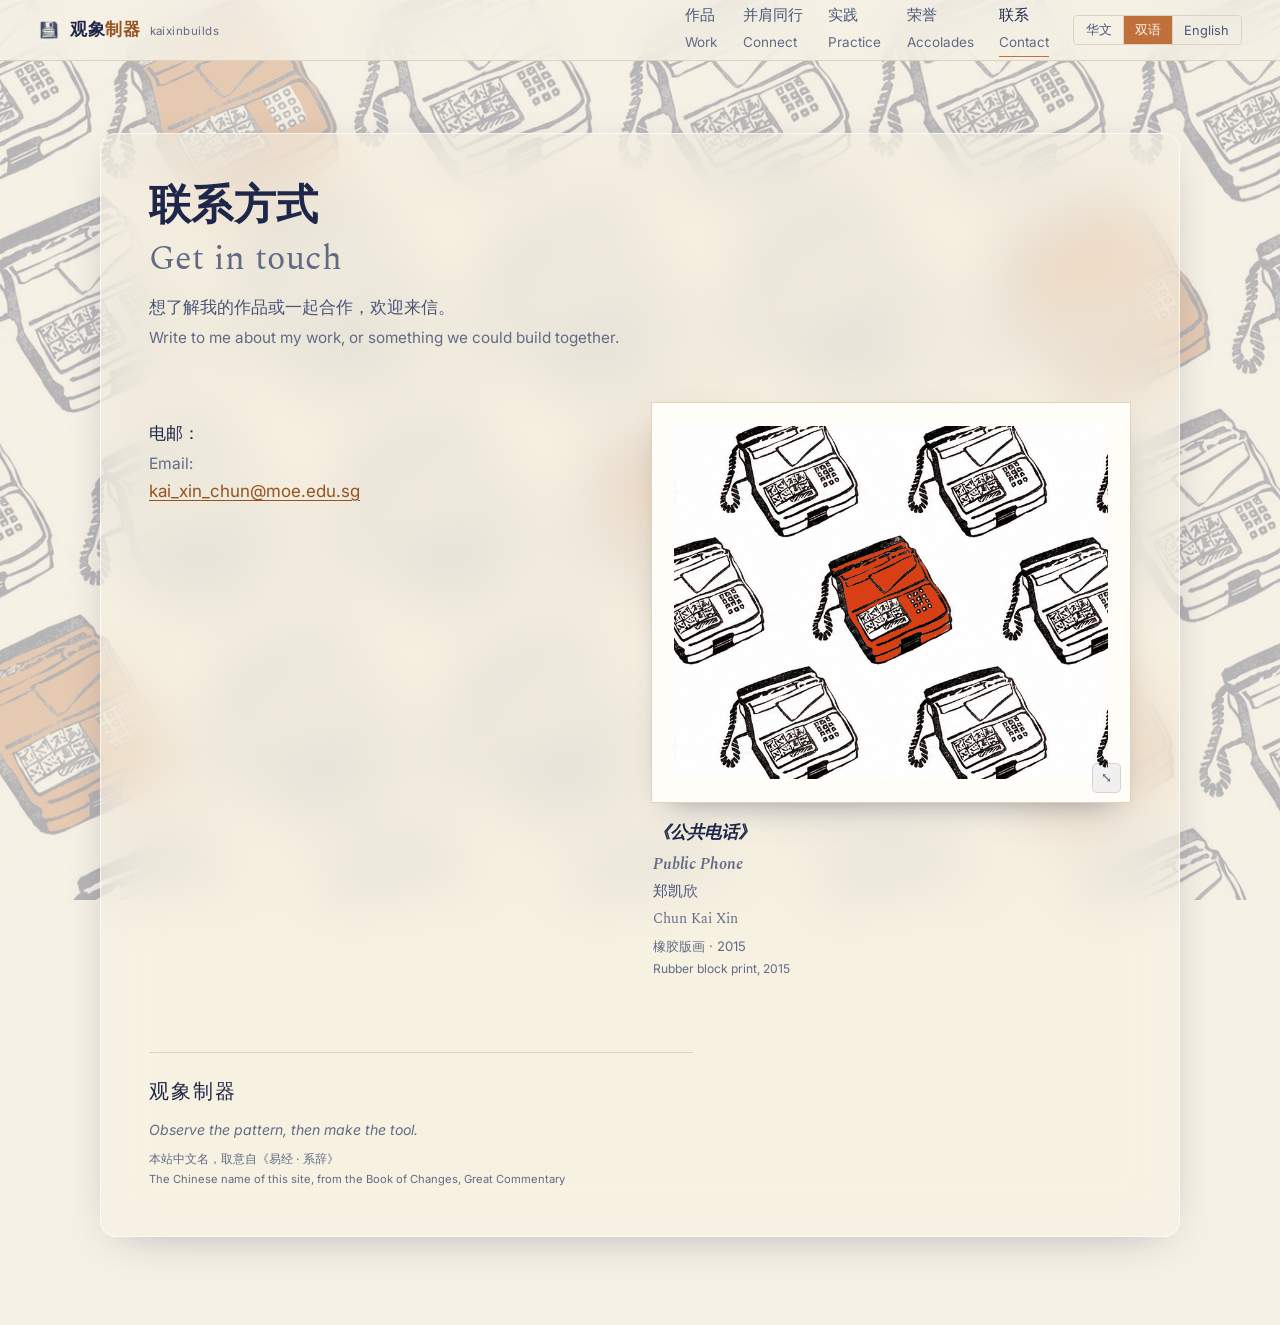
<file: contact.html>
<!DOCTYPE html>
<!-- Generated by build.py. Edit build.py, not this file. -->
<html lang="en">
<head>
<meta charset="utf-8">
<meta name="viewport" content="width=device-width, initial-scale=1">
<title data-i18n="page.contact.title">Contact - Chun Kai Xin</title>
<meta name="description" data-i18n="site.description" data-i18n-attr="content" content="Get in touch about adapting any of these tools, or about building something together.">
<link rel="canonical" href="https://kaixinbuilds.github.io/contact.html">

<meta property="og:type" content="website">
<meta property="og:site_name" content="kaixinbuilds">
<meta property="og:title" content="Contact - Chun Kai Xin">
<meta property="og:description" content="Get in touch about adapting any of these tools, or about building something together.">
<meta property="og:url" content="https://kaixinbuilds.github.io/contact.html">
<meta property="og:image" content="https://kaixinbuilds.github.io/assets/social-card.jpg">
<meta name="twitter:card" content="summary_large_image">
<meta name="color-scheme" content="light">
<meta name="theme-color" content="#1E2749">

<!-- Spectral for headings and epigraphs, Inter for body and UI. Chinese
     resolves to the system serif (Songti SC / Source Han Serif): a webfont
     with CJK coverage would cost megabytes for one page. -->
<link rel="preconnect" href="https://fonts.googleapis.com">
<link rel="preconnect" href="https://fonts.gstatic.com" crossorigin>
<link href="https://fonts.googleapis.com/css2?family=Inter:wght@400;500;600&family=Spectral:ital,wght@0,400;0,600;1,400&display=swap" rel="stylesheet">


<!-- Google Analytics 4 -->
<script async src="https://www.googletagmanager.com/gtag/js?id=G-EDXEQ531WL"></script>
<script>
  window.dataLayer = window.dataLayer || [];
  function gtag(){dataLayer.push(arguments);}
  gtag('js', new Date());
  gtag('config', 'G-EDXEQ531WL');
</script>
<link rel="stylesheet" href="style.css">
<link rel="icon" href="favicon.png" sizes="48x48">
<link rel="apple-touch-icon" href="apple-touch-icon.png">
</head>
<body>

<a class="skip-link" href="#main">Skip to content</a>

<header class="site-header">
  <div class="wrap">
    <div class="header-inner">
      <a class="wordmark" href="index.html">
        <img class="mark" src="favicon.png" alt="" width="22" height="22" decoding="async">
        <span class="wordmark-text" id="wordmark-text">kaixin<em>builds</em></span>
      </a>

      <nav class="site-nav" aria-label="Primary">
        <a href="work.html" data-i18n="nav.work">Work</a>
        <a href="connect.html" data-i18n="nav.connect">Connect</a>
        <a href="practice.html" data-i18n="nav.approach">Practice</a>
        <a href="accolades.html" data-i18n="nav.accolades">Accolades</a>
        <a href="contact.html" aria-current="page" data-i18n="nav.contact">Contact</a>
      </nav>

      <!-- Three modes, like the game: Chinese, both, English. The labels are
           language names, so they are never themselves translated. -->
      <div id="lang-switch" class="lang-switch" role="group" aria-label="Language / 语言">
        <button type="button" data-lang="zh" lang="zh-Hans">华文</button>
        <button type="button" data-lang="both" lang="zh-Hans">双语</button>
        <button type="button" data-lang="en" lang="en">English</button>
      </div>
    </div>
  </div>
</header>

<main id="main">
  <section class="section" id="contact">
    <div class="wrap">
      <h1 class="page-title" data-i18n="contact.title">Get in touch</h1>
      <p class="page-sub" data-i18n="contact.subtitle"></p>

      <div class="contact-layout">
        <div class="contact-details">
          <p class="contact-direct">
            <span class="contact-label" data-i18n="contact.emailLabel"></span>
            <a class="contact-email" href="mailto:kai_xin_chun@moe.edu.sg">kai_xin_chun@moe.edu.sg</a>
          </p>
        </div>

        <!-- Hung and labelled the way a print would be in a gallery, rather
             than used as decoration. Hides itself if the image is missing. -->
        <figure class="specimen">
          <div class="specimen-plate">
            <img src="assets/art/prints/payphone-block-print.png" alt=""
                 data-i18n="specimen.alt" data-i18n-attr="alt" decoding="async">
          </div>
          <figcaption class="specimen-label">
            <span class="specimen-title" data-i18n="specimen.title"></span>
            <span class="specimen-artist" data-i18n="specimen.artist"></span>
            <span class="specimen-meta" data-i18n="specimen.meta"></span>
          </figcaption>
        </figure>
      </div>

      <!-- The name, glossed. 观象制器 carries an allusion not every reader
           will catch, so the last page states it plainly. Same device as the
           epigraphs, set as a colophon: it closes a page instead of opening
           one. -->
      <p class="epigraph colophon">
        <span class="zh" lang="zh-Hans">观象制器</span>
        <span class="en" lang="en">Observe the pattern, then make the tool.</span>
        <span class="src" data-i18n="colophon.source"></span>
      </p>
    </div>
  </section>
</main>

<script src="script.js"></script>
</body>
</html>
</file>
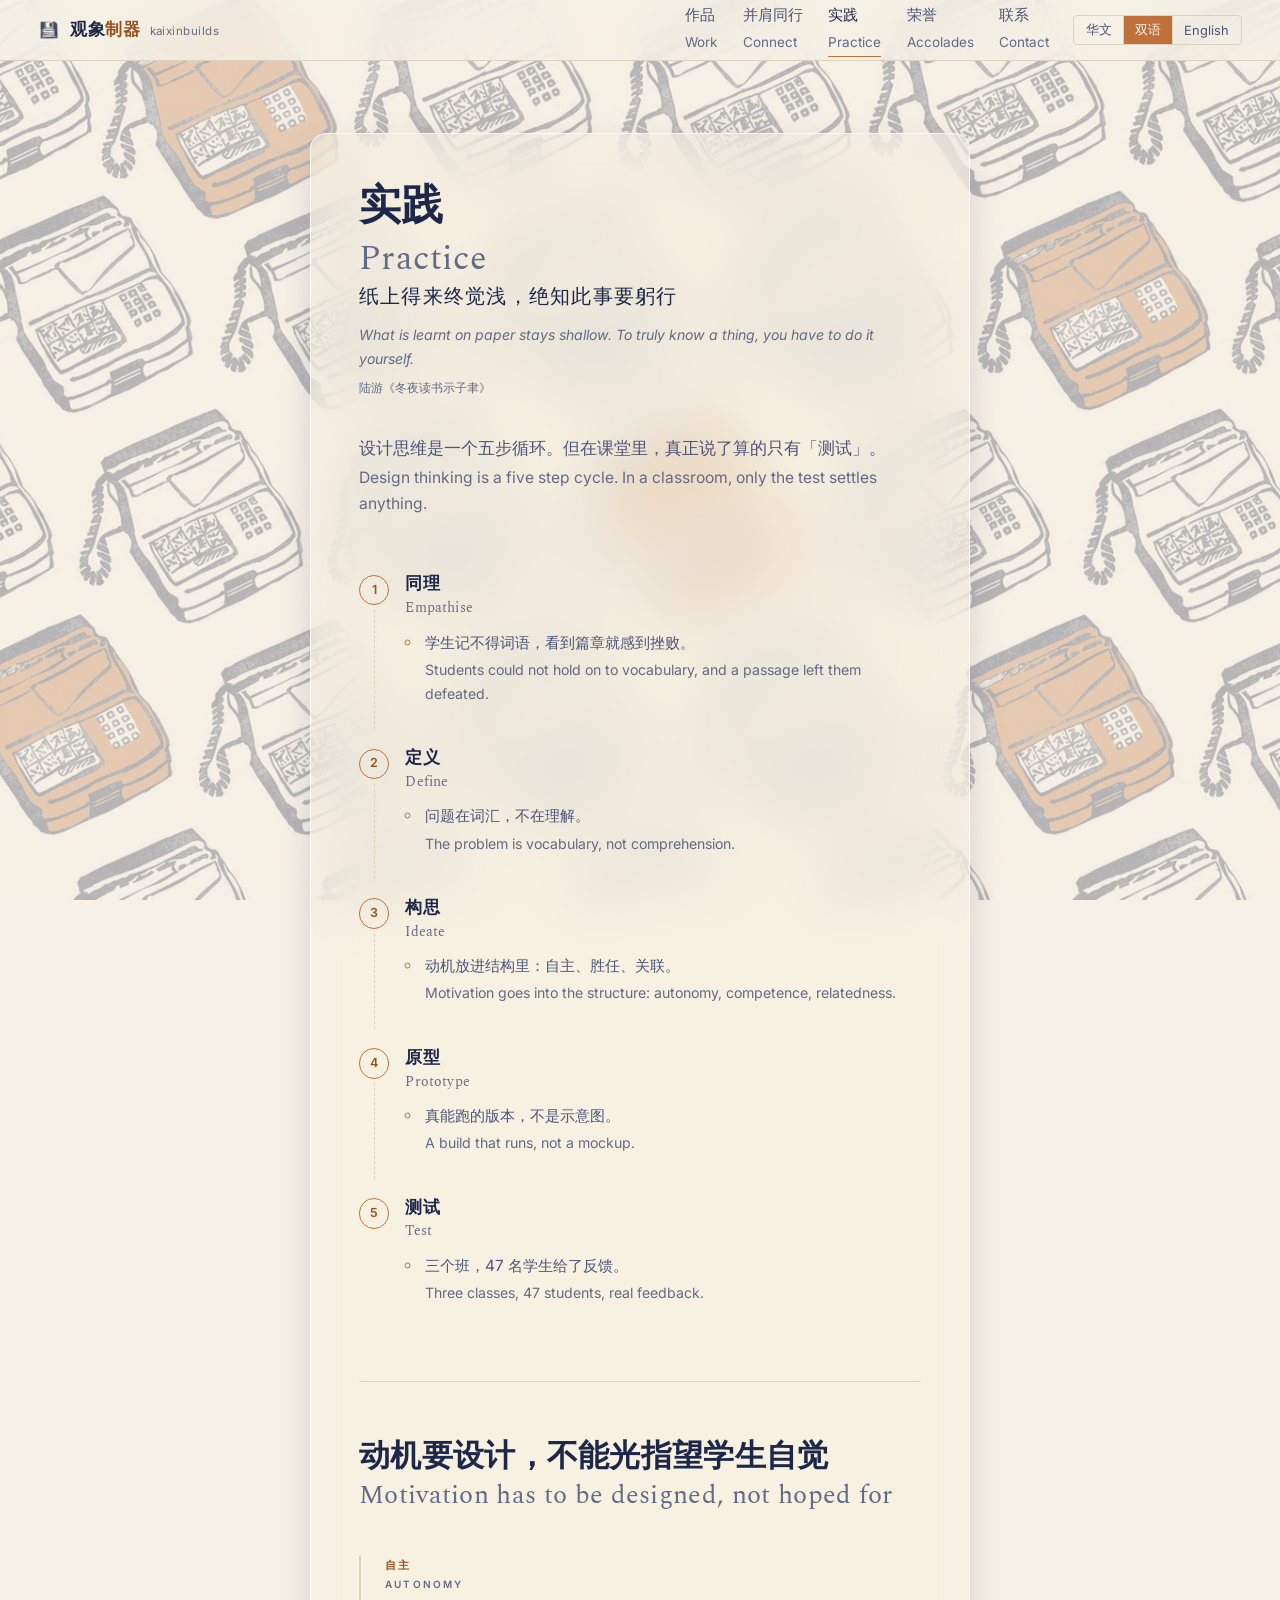
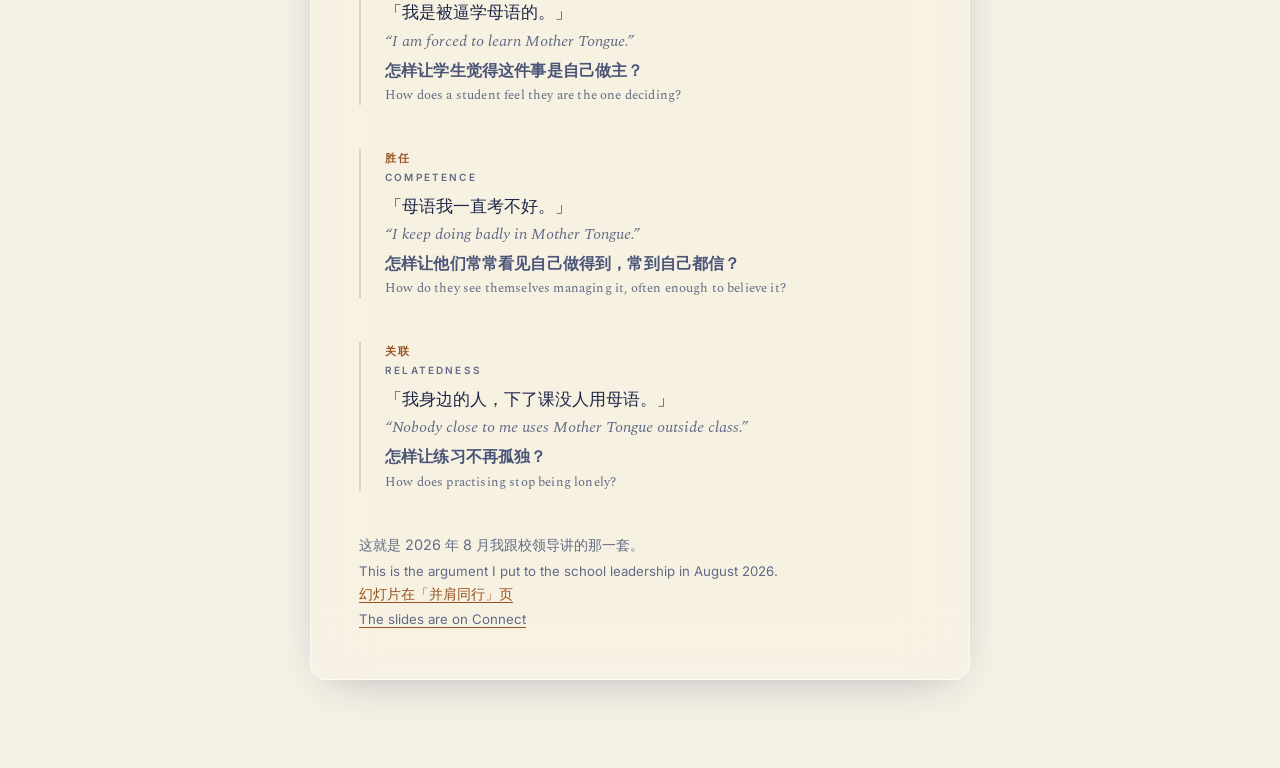
<file: practice.html>
<!DOCTYPE html>
<!-- Generated by build.py. Edit build.py, not this file. -->
<html lang="en">
<head>
<meta charset="utf-8">
<meta name="viewport" content="width=device-width, initial-scale=1">
<title data-i18n="page.approach.title">Practice - Chun Kai Xin</title>
<meta name="description" data-i18n="site.description" data-i18n-attr="content" content="How a classroom tool actually gets designed: a short loop where the deciding step is students using it in a real lesson.">
<link rel="canonical" href="https://kaixinbuilds.github.io/practice.html">

<meta property="og:type" content="website">
<meta property="og:site_name" content="kaixinbuilds">
<meta property="og:title" content="Practice - Chun Kai Xin">
<meta property="og:description" content="How a classroom tool actually gets designed: a short loop where the deciding step is students using it in a real lesson.">
<meta property="og:url" content="https://kaixinbuilds.github.io/practice.html">
<meta property="og:image" content="https://kaixinbuilds.github.io/assets/social-card.jpg">
<meta name="twitter:card" content="summary_large_image">
<meta name="color-scheme" content="light">
<meta name="theme-color" content="#1E2749">

<!-- Spectral for headings and epigraphs, Inter for body and UI. Chinese
     resolves to the system serif (Songti SC / Source Han Serif): a webfont
     with CJK coverage would cost megabytes for one page. -->
<link rel="preconnect" href="https://fonts.googleapis.com">
<link rel="preconnect" href="https://fonts.gstatic.com" crossorigin>
<link href="https://fonts.googleapis.com/css2?family=Inter:wght@400;500;600&family=Spectral:ital,wght@0,400;0,600;1,400&display=swap" rel="stylesheet">


<!-- Google Analytics 4 -->
<script async src="https://www.googletagmanager.com/gtag/js?id=G-EDXEQ531WL"></script>
<script>
  window.dataLayer = window.dataLayer || [];
  function gtag(){dataLayer.push(arguments);}
  gtag('js', new Date());
  gtag('config', 'G-EDXEQ531WL');
</script>
<link rel="stylesheet" href="style.css">
<link rel="icon" href="favicon.png" sizes="48x48">
<link rel="apple-touch-icon" href="apple-touch-icon.png">
</head>
<body>

<a class="skip-link" href="#main">Skip to content</a>

<header class="site-header">
  <div class="wrap">
    <div class="header-inner">
      <a class="wordmark" href="index.html">
        <img class="mark" src="favicon.png" alt="" width="22" height="22" decoding="async">
        <span class="wordmark-text" id="wordmark-text">kaixin<em>builds</em></span>
      </a>

      <nav class="site-nav" aria-label="Primary">
        <a href="work.html" data-i18n="nav.work">Work</a>
        <a href="connect.html" data-i18n="nav.connect">Connect</a>
        <a href="practice.html" aria-current="page" data-i18n="nav.approach">Practice</a>
        <a href="accolades.html" data-i18n="nav.accolades">Accolades</a>
        <a href="contact.html" data-i18n="nav.contact">Contact</a>
      </nav>

      <!-- Three modes, like the game: Chinese, both, English. The labels are
           language names, so they are never themselves translated. -->
      <div id="lang-switch" class="lang-switch" role="group" aria-label="Language / 语言">
        <button type="button" data-lang="zh" lang="zh-Hans">华文</button>
        <button type="button" data-lang="both" lang="zh-Hans">双语</button>
        <button type="button" data-lang="en" lang="en">English</button>
      </div>
    </div>
  </div>
</header>

<main id="main">
  <section class="section" id="approach">
    <div class="wrap wrap-narrow">
      <h1 class="page-title" data-i18n="approach.title">Practice</h1>

      <!-- A couplet for the philosophy, in parallel with the one that names
           the flagship project on the home page. -->
      <p class="epigraph">
        <span class="zh" lang="zh-Hans">纸上得来终觉浅，绝知此事要躬行</span>
        <span class="en" lang="en">What is learnt on paper stays shallow.
          To truly know a thing, you have to do it yourself.</span>
        <span class="src">陆游《冬夜读书示子聿》</span>
      </p>

      <p class="lede" data-i18n="approach.leadA"></p>

      <!-- The five stages of the design thinking cycle, named and nothing
           more: the heading is the stage, and what happened while building
           VocabSummit is answered underneath in the fewest words that carry
           it. The point counts differ by stage because the stages differ; a
           stage is not padded to match its neighbours. -->
      <ol class="loop">
        <li>
          <h2 data-i18n="approach.loop1Title"></h2>
          <ul class="loop-points">
            <li data-i18n="approach.loop1P1"></li>
          </ul>
        </li>
        <li>
          <h2 data-i18n="approach.loop2Title"></h2>
          <ul class="loop-points">
            <li data-i18n="approach.loop2P1"></li>
          </ul>
        </li>
        <li>
          <h2 data-i18n="approach.loop3Title"></h2>
          <ul class="loop-points">
            <li data-i18n="approach.loop3P1"></li>
          </ul>
        </li>
        <li>
          <h2 data-i18n="approach.loop4Title"></h2>
          <ul class="loop-points">
            <li data-i18n="approach.loop4P1"></li>
          </ul>
        </li>
        <li>
          <h2 data-i18n="approach.loop5Title"></h2>
          <ul class="loop-points">
            <li data-i18n="approach.loop5P1"></li>
          </ul>
        </li>
      </ol>

      <!-- The loop above is how the thing gets made. This is what it is aimed
           at, and it is the spine of the SPMC sharing: Self-Determination
           Theory turns "make vocabulary fun" into three answerable questions,
           and every feature listed here exists to answer one of them. Each
           need opens with the student sentence it is a reply to. -->
      <section class="needs-block" aria-labelledby="needs-title">
        <h2 class="section-title" id="needs-title" data-i18n="approach.needsTitle"></h2>

        <div class="needs">
          <article class="need">
            <p class="need-name" data-i18n="approach.need1Name"></p>
            <p class="need-voice" data-i18n="approach.need1Voice"></p>
            <h3 data-i18n="approach.need1Q"></h3>
          </article>
          <article class="need">
            <p class="need-name" data-i18n="approach.need2Name"></p>
            <p class="need-voice" data-i18n="approach.need2Voice"></p>
            <h3 data-i18n="approach.need2Q"></h3>
          </article>
          <article class="need">
            <p class="need-name" data-i18n="approach.need3Name"></p>
            <p class="need-voice" data-i18n="approach.need3Voice"></p>
            <h3 data-i18n="approach.need3Q"></h3>
          </article>
        </div>

        <p class="needs-close">
          <span data-i18n="approach.needsClose"></span>
          <a href="connect.html" data-i18n="approach.needsLink"></a>
        </p>
      </section>

    </div>
  </section>
</main>

<script src="script.js"></script>
</body>
</html>
</file>
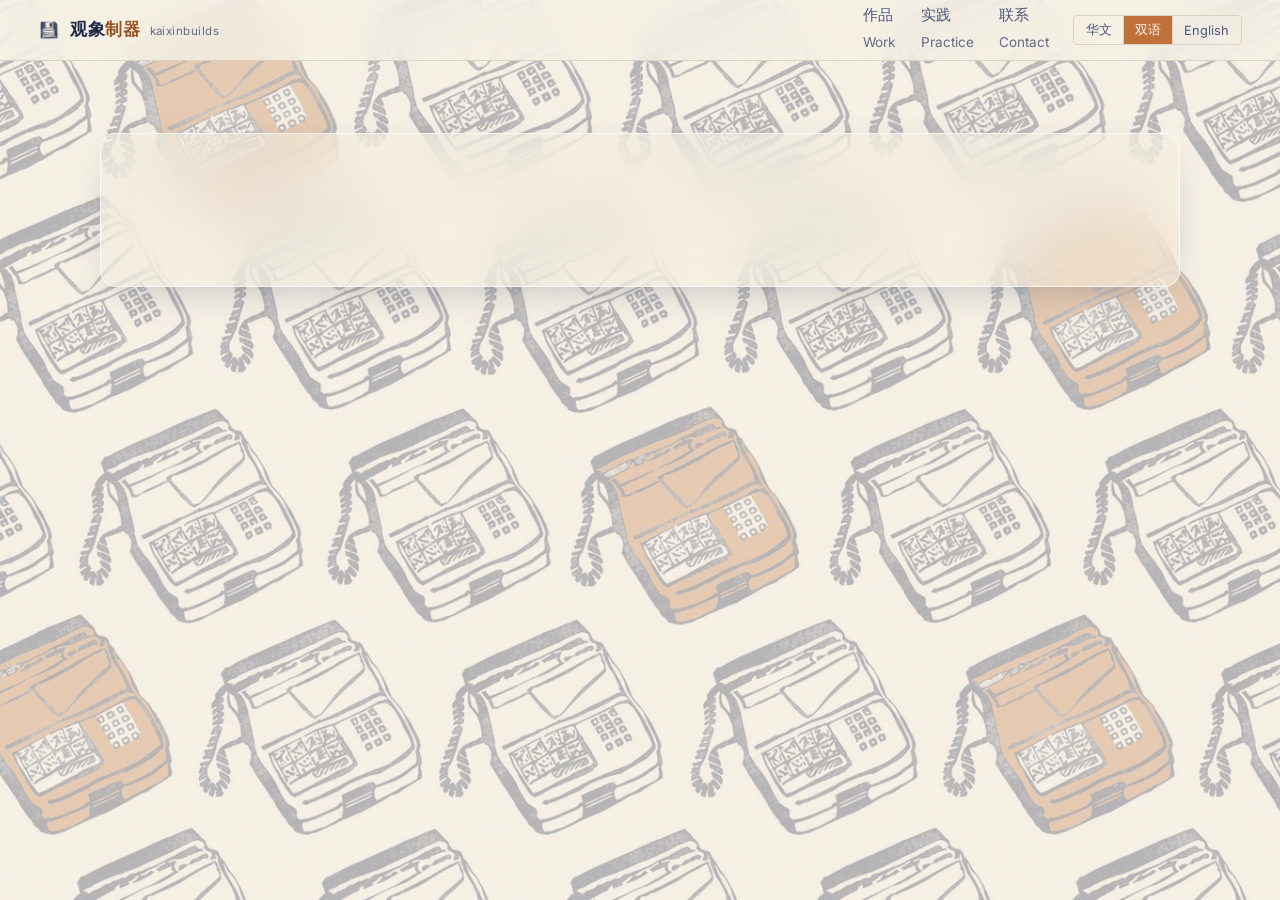
<file: talks.html>
<!DOCTYPE html>
<!-- Generated by build.py. Edit build.py, not this file. -->
<html lang="en">
<head>
<meta charset="utf-8">
<meta name="viewport" content="width=device-width, initial-scale=1">
<title data-i18n="page.talks.title">Connect - Chun Kai Xin</title>
<meta name="description" data-i18n="site.description" data-i18n-attr="content" content="Talks, write-ups and shared resources for other teachers, including two SgLDC badges awarded by MOE's Educational Technology Division.">
<link rel="canonical" href="https://kaixinbuilds.github.io/talks.html">

<meta property="og:type" content="website">
<meta property="og:site_name" content="kaixinbuilds">
<meta property="og:title" content="Connect - Chun Kai Xin">
<meta property="og:description" content="Talks, write-ups and shared resources for other teachers, including two SgLDC badges awarded by MOE's Educational Technology Division.">
<meta property="og:url" content="https://kaixinbuilds.github.io/talks.html">
<meta property="og:image" content="https://kaixinbuilds.github.io/assets/social-card.jpg">
<meta name="twitter:card" content="summary_large_image">
<meta name="color-scheme" content="light">
<meta name="theme-color" content="#1E2749">

<!-- Spectral for headings and epigraphs, Inter for body and UI. Chinese
     resolves to the system serif (Songti SC / Source Han Serif): a webfont
     with CJK coverage would cost megabytes for one page. -->
<link rel="preconnect" href="https://fonts.googleapis.com">
<link rel="preconnect" href="https://fonts.gstatic.com" crossorigin>
<link href="https://fonts.googleapis.com/css2?family=Inter:wght@400;500;600&family=Spectral:ital,wght@0,400;0,600;1,400&display=swap" rel="stylesheet">

<link rel="stylesheet" href="style.css">
<link rel="icon" href="favicon.png" sizes="48x48">
<link rel="apple-touch-icon" href="apple-touch-icon.png">
</head>
<body>

<a class="skip-link" href="#main">Skip to content</a>

<header class="site-header">
  <div class="wrap">
    <div class="header-inner">
      <a class="wordmark" href="index.html">
        <img class="mark" src="favicon.png" alt="" width="22" height="22" decoding="async">
        <span class="wordmark-text" id="wordmark-text">kaixin<em>builds</em></span>
      </a>

      <nav class="site-nav" aria-label="Primary">
        <a href="work.html" data-i18n="nav.work">Work</a>
        <a href="talks.html" aria-current="page" data-i18n="nav.talks">Connect</a>
        <a href="approach.html" data-i18n="nav.approach">Practice</a>
        <a href="contact.html" data-i18n="nav.contact">Contact</a>
      </nav>

      <!-- Three modes, like the game: Chinese, both, English. The labels are
           language names, so they are never themselves translated. -->
      <div id="lang-switch" class="lang-switch" role="group" aria-label="Language / 语言">
        <button type="button" data-lang="zh" lang="zh-Hans">华文</button>
        <button type="button" data-lang="both" lang="zh-Hans">双语</button>
        <button type="button" data-lang="en" lang="en">English</button>
      </div>
    </div>
  </div>
</header>

<main id="main">
  <section class="section" id="talks">
    <div class="wrap">
      <h1 class="page-title" data-i18n="talks.title">Connect</h1>

      <div class="work-layout">
        <!-- Built by script.js from talks.json, same shape as the Work index. -->
        <nav id="talk-nav" class="project-nav" aria-label="Talks"></nav>
        <div id="talks-list"></div>
      </div>
    </div>
  </section>
</main>

<script src="script.js"></script>
</body>
</html>
</file>
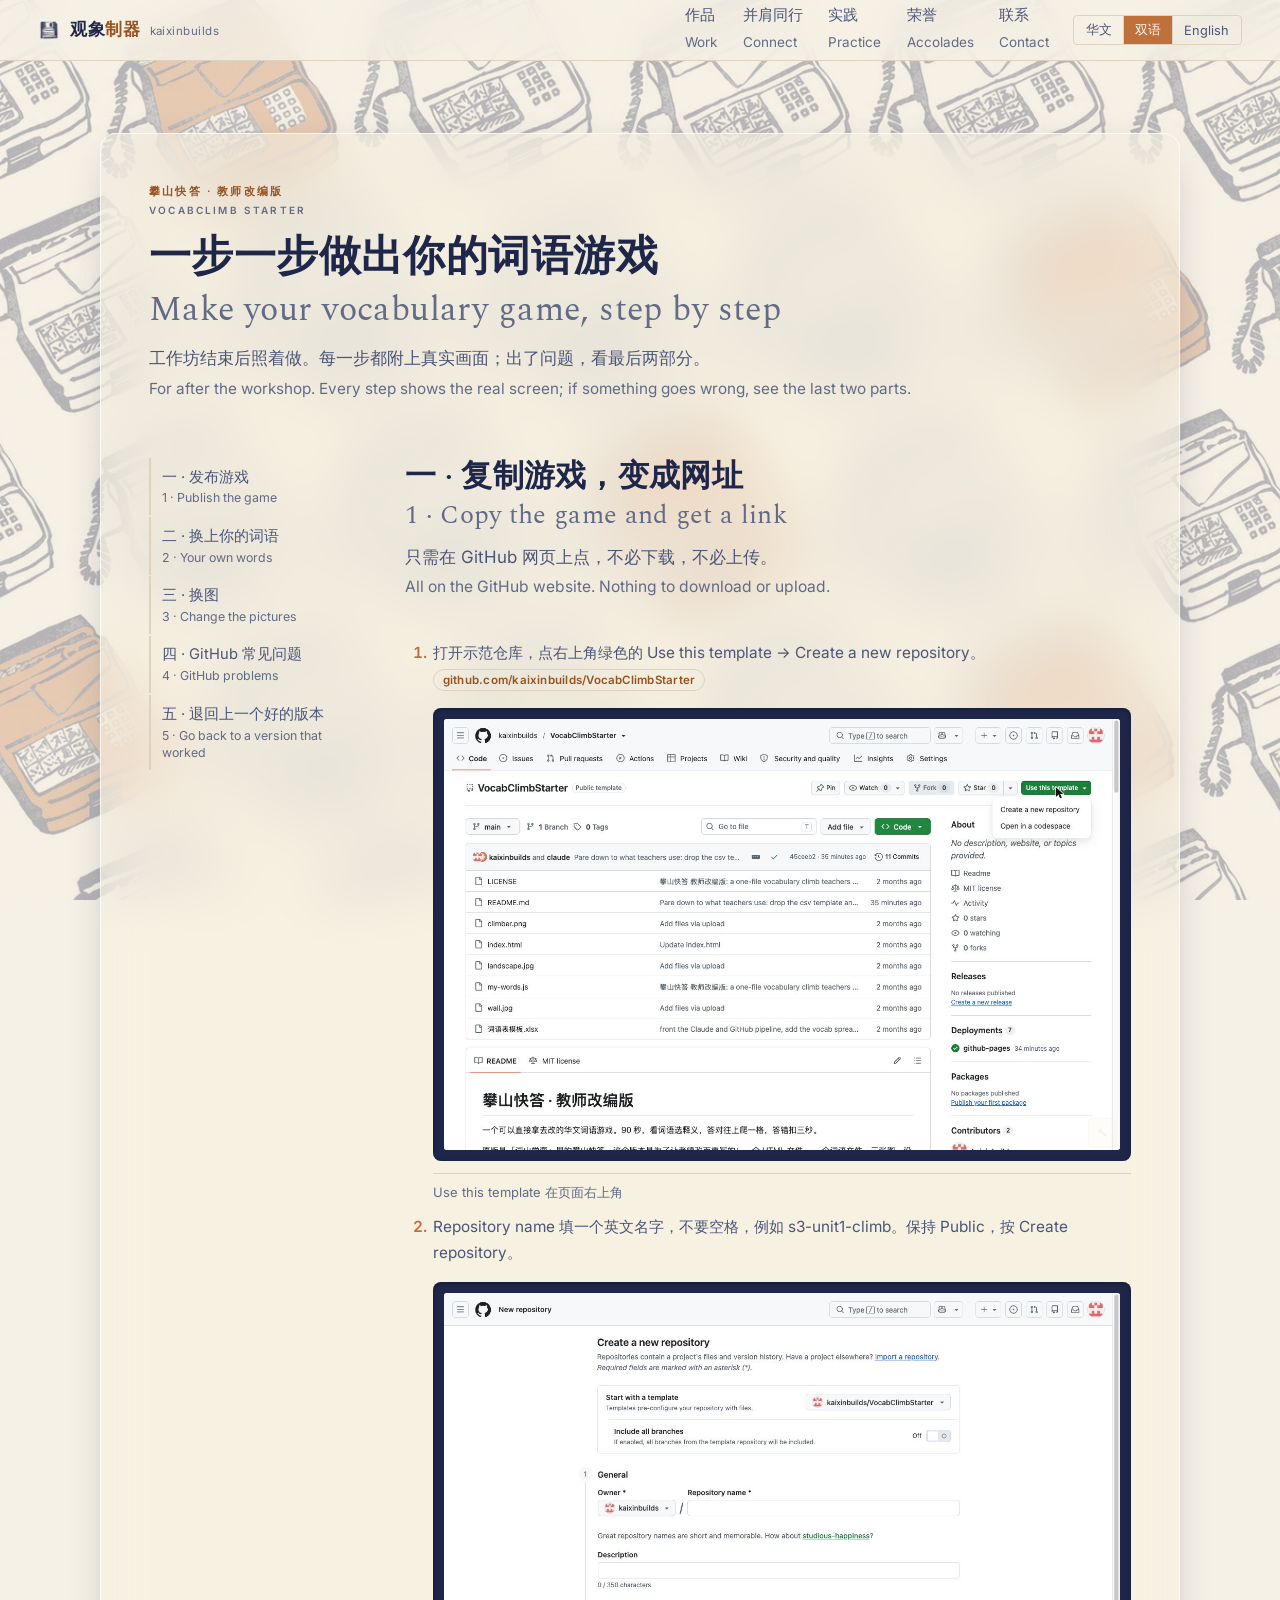
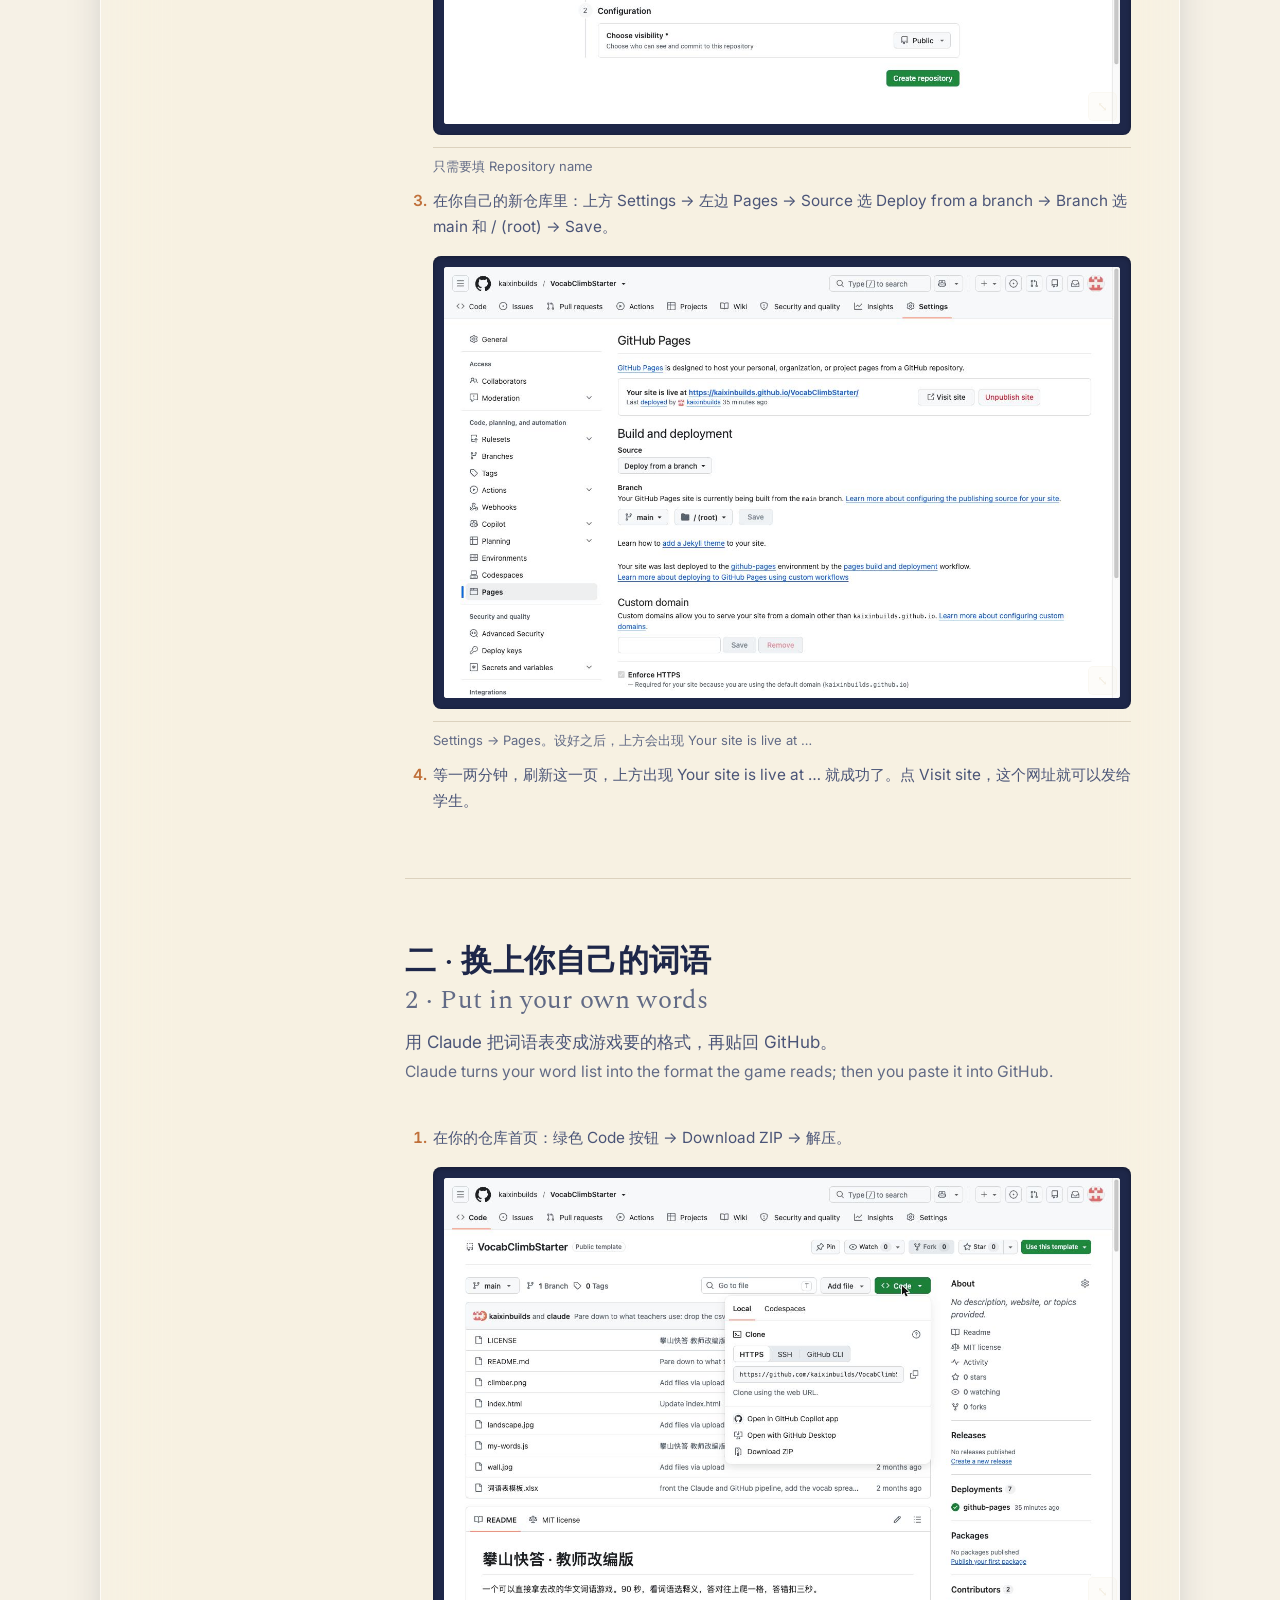
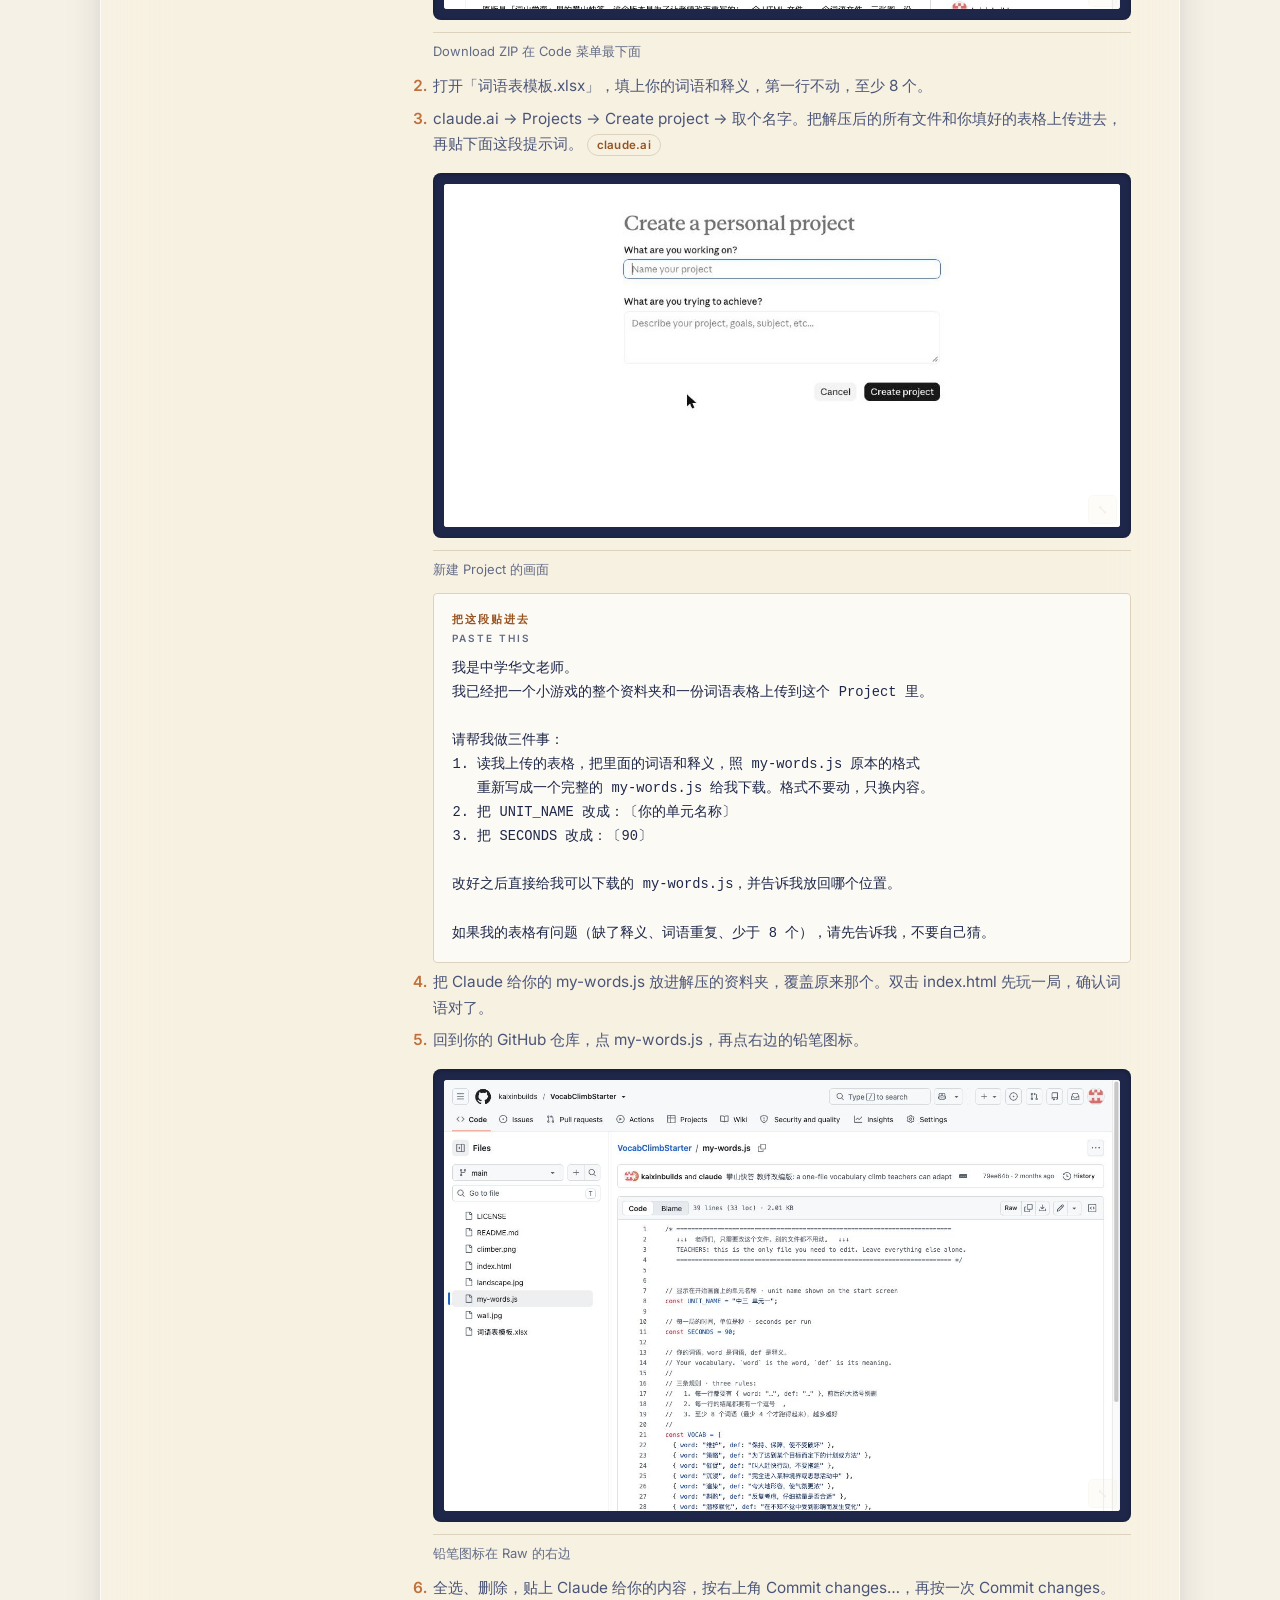
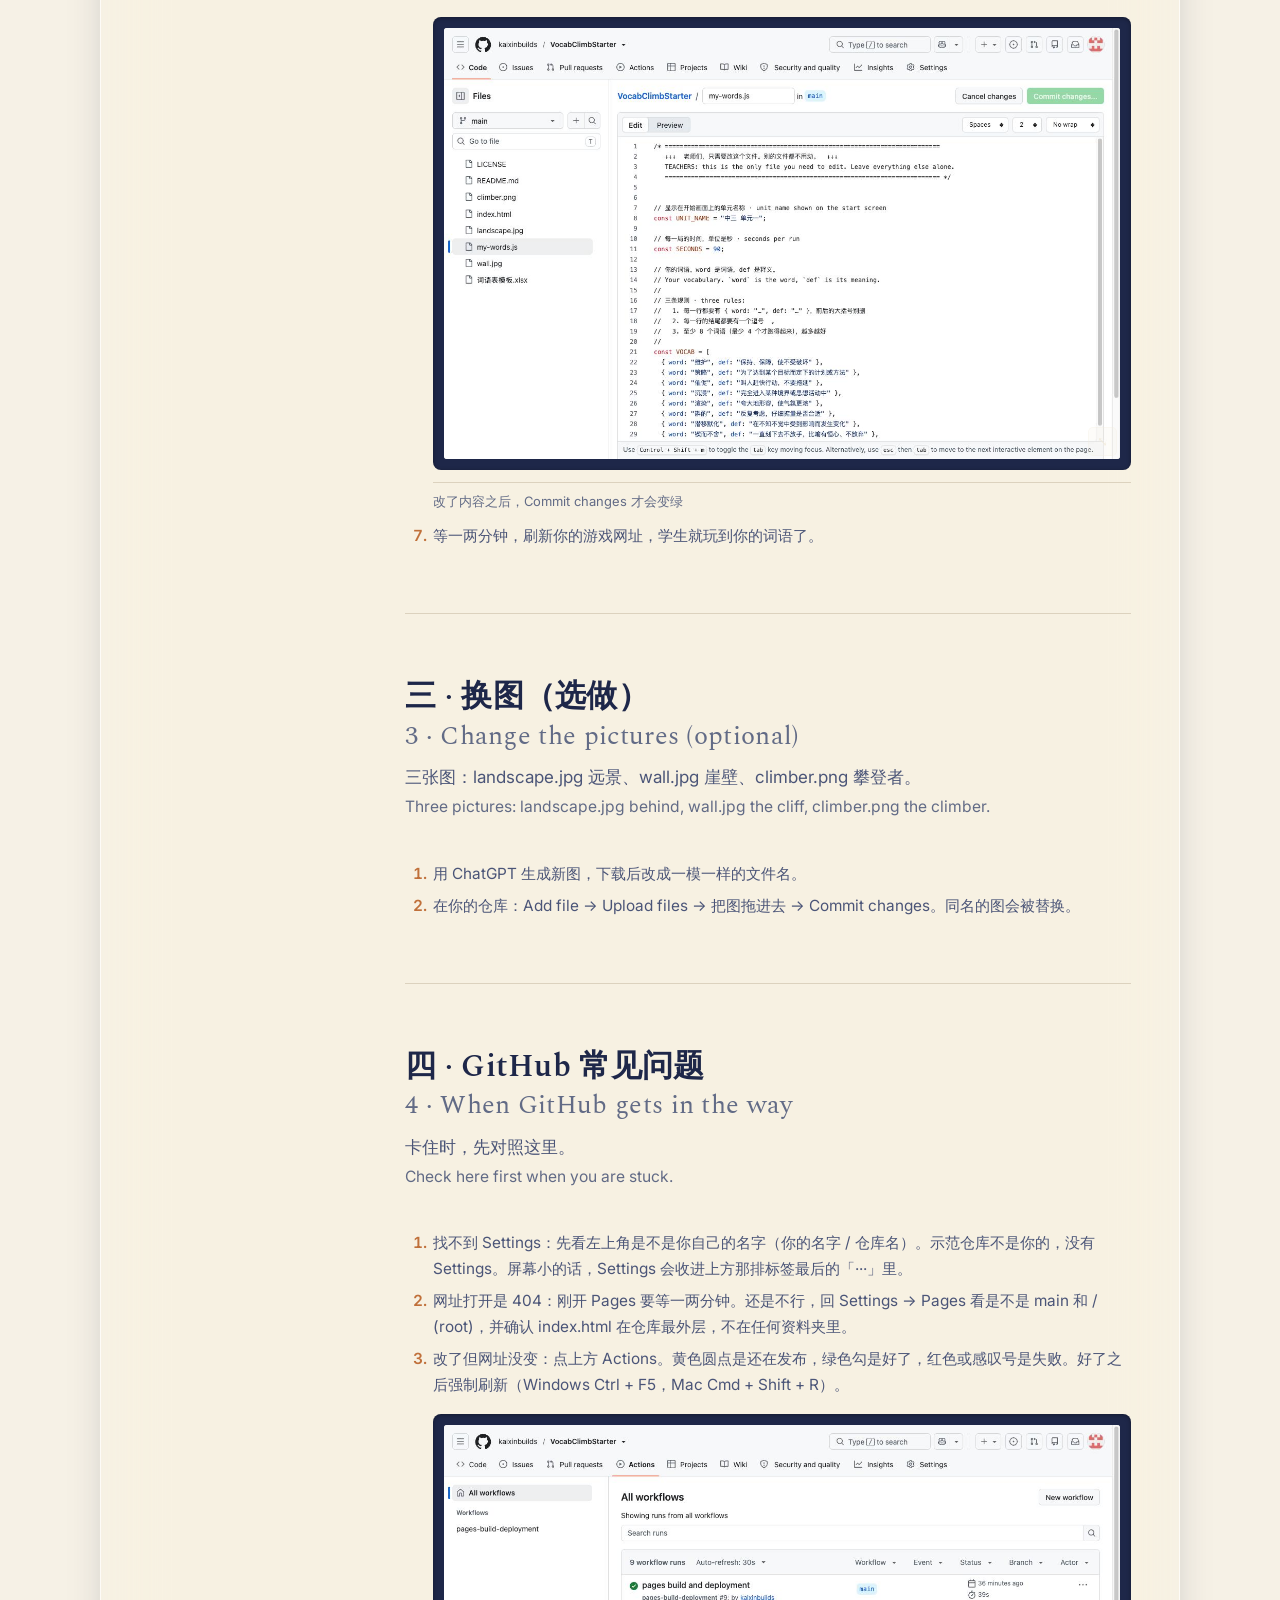
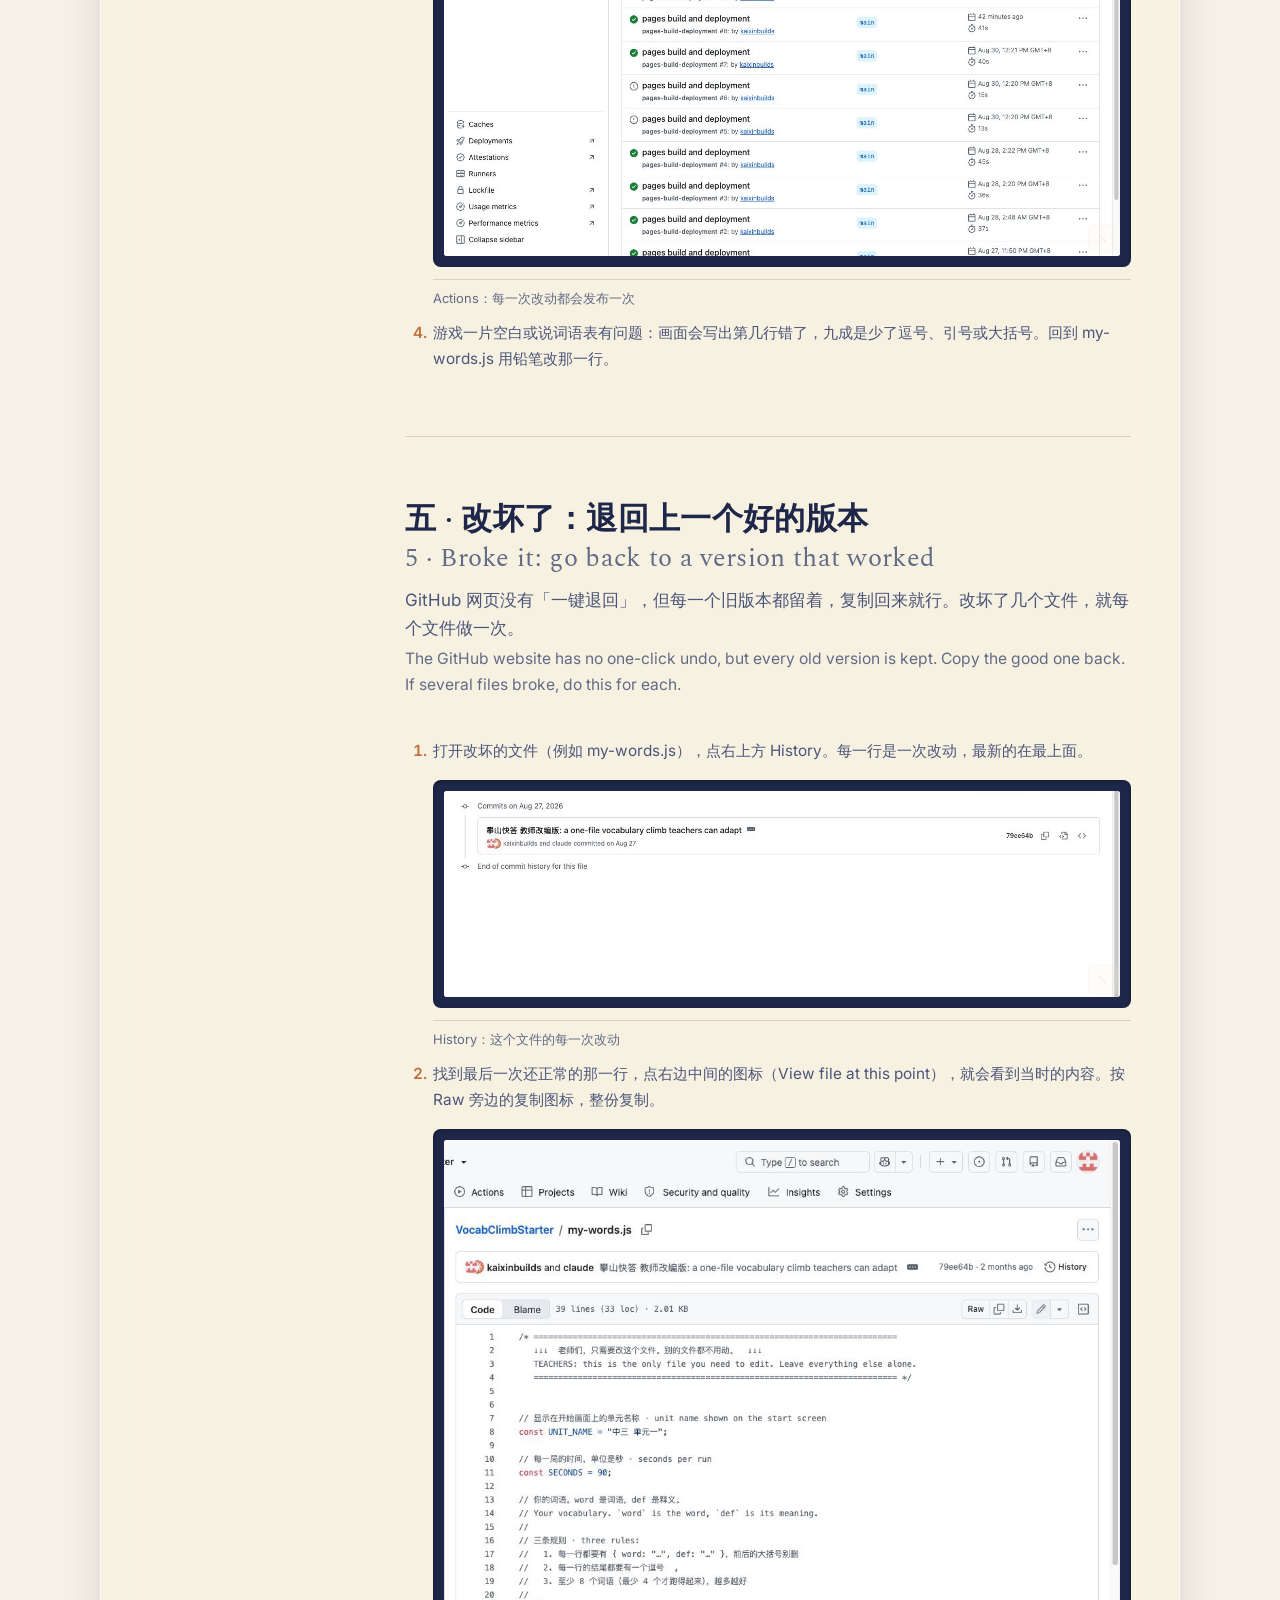
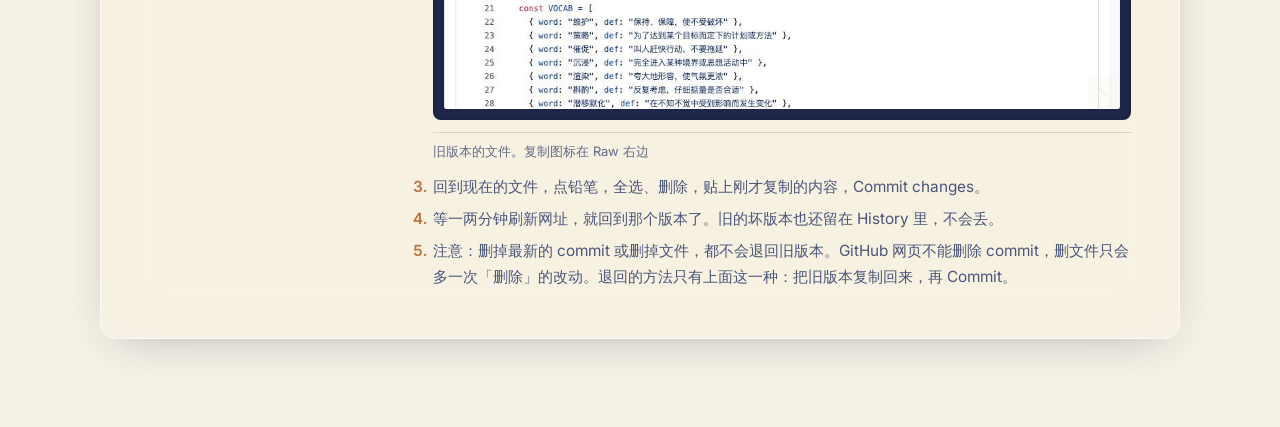
<file: VocabClimbGuide.html>
<!DOCTYPE html>
<!-- Generated by build.py. Edit build.py, not this file. -->
<html lang="en">
<head>
<meta charset="utf-8">
<meta name="viewport" content="width=device-width, initial-scale=1">
<title data-i18n="page.guide.title">VocabClimb step-by-step guide - Chun Kai Xin</title>
<meta name="description" data-i18n="site.description" data-i18n-attr="content" content="Make your own vocabulary climbing game on GitHub, step by step with screenshots, and what to do when something goes wrong.">
<link rel="canonical" href="https://kaixinbuilds.github.io/VocabClimbGuide.html">

<meta property="og:type" content="website">
<meta property="og:site_name" content="kaixinbuilds">
<meta property="og:title" content="VocabClimb step-by-step guide - Chun Kai Xin">
<meta property="og:description" content="Make your own vocabulary climbing game on GitHub, step by step with screenshots, and what to do when something goes wrong.">
<meta property="og:url" content="https://kaixinbuilds.github.io/VocabClimbGuide.html">
<meta property="og:image" content="https://kaixinbuilds.github.io/assets/social-card.jpg">
<meta name="twitter:card" content="summary_large_image">
<meta name="color-scheme" content="light">
<meta name="theme-color" content="#1E2749">

<!-- Spectral for headings and epigraphs, Inter for body and UI. Chinese
     resolves to the system serif (Songti SC / Source Han Serif): a webfont
     with CJK coverage would cost megabytes for one page. -->
<link rel="preconnect" href="https://fonts.googleapis.com">
<link rel="preconnect" href="https://fonts.gstatic.com" crossorigin>
<link href="https://fonts.googleapis.com/css2?family=Inter:wght@400;500;600&family=Spectral:ital,wght@0,400;0,600;1,400&display=swap" rel="stylesheet">


<!-- Google Analytics 4 -->
<script async src="https://www.googletagmanager.com/gtag/js?id=G-EDXEQ531WL"></script>
<script>
  window.dataLayer = window.dataLayer || [];
  function gtag(){dataLayer.push(arguments);}
  gtag('js', new Date());
  gtag('config', 'G-EDXEQ531WL');
</script>
<link rel="stylesheet" href="style.css">
<link rel="icon" href="favicon.png" sizes="48x48">
<link rel="apple-touch-icon" href="apple-touch-icon.png">
</head>
<body>

<a class="skip-link" href="#main">Skip to content</a>

<header class="site-header">
  <div class="wrap">
    <div class="header-inner">
      <a class="wordmark" href="index.html">
        <img class="mark" src="favicon.png" alt="" width="22" height="22" decoding="async">
        <span class="wordmark-text" id="wordmark-text">kaixin<em>builds</em></span>
      </a>

      <nav class="site-nav" aria-label="Primary">
        <a href="work.html" data-i18n="nav.work">Work</a>
        <a href="connect.html" data-i18n="nav.connect">Connect</a>
        <a href="practice.html" data-i18n="nav.approach">Practice</a>
        <a href="accolades.html" data-i18n="nav.accolades">Accolades</a>
        <a href="contact.html" data-i18n="nav.contact">Contact</a>
      </nav>

      <!-- Three modes, like the game: Chinese, both, English. The labels are
           language names, so they are never themselves translated. -->
      <div id="lang-switch" class="lang-switch" role="group" aria-label="Language / 语言">
        <button type="button" data-lang="zh" lang="zh-Hans">华文</button>
        <button type="button" data-lang="both" lang="zh-Hans">双语</button>
        <button type="button" data-lang="en" lang="en">English</button>
      </div>
    </div>
  </div>
</header>

<main id="main">
  <section class="section" id="guide">
    <div class="wrap">
      <p class="eyebrow" data-i18n="guide.eyebrow">VocabClimb starter</p>
      <h1 class="page-title" data-i18n="guide.title">Step-by-step guide</h1>
      <p class="page-sub" data-i18n="guide.sub"></p>

      <div class="work-layout">
        <nav class="project-nav" aria-label="On this page">
          <ul>
            <li><a href="#publish" data-i18n="guide.publishNav"></a></li>
            <li><a href="#words" data-i18n="guide.wordsNav"></a></li>
            <li><a href="#art" data-i18n="guide.artNav"></a></li>
            <li><a href="#fix" data-i18n="guide.fixNav"></a></li>
            <li><a href="#rollback" data-i18n="guide.rollbackNav"></a></li>
          </ul>
        </nav>

        <div class="project-detail">

          <div class="doc-block" id="publish">
            <h2 class="section-title" data-i18n="guide.publishTitle"></h2>
            <p class="section-sub" data-i18n="guide.publishLede"></p>
            <ol class="loop-points loop-points-num">
            <li>
              <span data-i18n="guide.pub1"></span>
              <a class="tool-link" href="https://github.com/kaixinbuilds/VocabClimbStarter" target="_blank" rel="noopener">github.com/kaixinbuilds/VocabClimbStarter</a>
              <figure class="shot step-shot guide-shot">
                <div class="screen-bezel">
                  <div class="screen-inner" data-missing="assets/screenshots/guide/02-use-template.jpg">
                    <img src="assets/screenshots/guide/02-use-template.jpg" alt="" loading="lazy"
                         data-i18n="guide.pub1Shot" data-i18n-attr="alt" decoding="async">
                  </div>
                </div>
                <figcaption data-i18n="guide.pub1Shot"></figcaption>
              </figure>
            </li>
            <li>
              <span data-i18n="guide.pub2"></span>
              <figure class="shot step-shot guide-shot">
                <div class="screen-bezel">
                  <div class="screen-inner" data-missing="assets/screenshots/guide/03-new-repo-form.jpg">
                    <img src="assets/screenshots/guide/03-new-repo-form.jpg" alt="" loading="lazy"
                         data-i18n="guide.pub2Shot" data-i18n-attr="alt" decoding="async">
                  </div>
                </div>
                <figcaption data-i18n="guide.pub2Shot"></figcaption>
              </figure>
            </li>
            <li>
              <span data-i18n="guide.pub3"></span>
              <figure class="shot step-shot guide-shot">
                <div class="screen-bezel">
                  <div class="screen-inner" data-missing="assets/screenshots/guide/04-settings-pages.jpg">
                    <img src="assets/screenshots/guide/04-settings-pages.jpg" alt="" loading="lazy"
                         data-i18n="guide.pub3Shot" data-i18n-attr="alt" decoding="async">
                  </div>
                </div>
                <figcaption data-i18n="guide.pub3Shot"></figcaption>
              </figure>
            </li>
            <li>
              <span data-i18n="guide.pub4"></span>
            </li>
            </ol>
          </div>

          <div class="doc-block" id="words">
            <h2 class="section-title" data-i18n="guide.wordsTitle"></h2>
            <p class="section-sub" data-i18n="guide.wordsLede"></p>
            <ol class="loop-points loop-points-num">
            <li>
              <span data-i18n="guide.words1"></span>
              <figure class="shot step-shot guide-shot">
                <div class="screen-bezel">
                  <div class="screen-inner" data-missing="assets/screenshots/guide/05-download-zip.jpg">
                    <img src="assets/screenshots/guide/05-download-zip.jpg" alt="" loading="lazy"
                         data-i18n="guide.words1Shot" data-i18n-attr="alt" decoding="async">
                  </div>
                </div>
                <figcaption data-i18n="guide.words1Shot"></figcaption>
              </figure>
            </li>
            <li>
              <span data-i18n="guide.words2"></span>
            </li>
            <li>
              <span data-i18n="guide.words3"></span>
              <a class="tool-link" href="https://claude.ai" target="_blank" rel="noopener">claude.ai</a>
              <figure class="shot step-shot guide-shot">
                <div class="screen-bezel">
                  <div class="screen-inner" data-missing="assets/screenshots/guide/06-claude-new-project.jpg">
                    <img src="assets/screenshots/guide/06-claude-new-project.jpg" alt="" loading="lazy"
                         data-i18n="guide.words3Shot" data-i18n-attr="alt" decoding="async">
                  </div>
                </div>
                <figcaption data-i18n="guide.words3Shot"></figcaption>
              </figure>
              <div class="copy-block">
            <span class="cap" data-i18n="nlc26.promptCap"></span>
            <pre lang="zh-Hans">我是中学华文老师。
我已经把一个小游戏的整个资料夹和一份词语表格上传到这个 Project 里。

请帮我做三件事：
1. 读我上传的表格，把里面的词语和释义，照 my-words.js 原本的格式
   重新写成一个完整的 my-words.js 给我下载。格式不要动，只换内容。
2. 把 UNIT_NAME 改成：〔你的单元名称〕
3. 把 SECONDS 改成：〔90〕

改好之后直接给我可以下载的 my-words.js，并告诉我放回哪个位置。

如果我的表格有问题（缺了释义、词语重复、少于 8 个），请先告诉我，不要自己猜。</pre>
          </div>
            </li>
            <li>
              <span data-i18n="guide.words4"></span>
            </li>
            <li>
              <span data-i18n="guide.words5"></span>
              <figure class="shot step-shot guide-shot">
                <div class="screen-bezel">
                  <div class="screen-inner" data-missing="assets/screenshots/guide/07-file-pencil.jpg">
                    <img src="assets/screenshots/guide/07-file-pencil.jpg" alt="" loading="lazy"
                         data-i18n="guide.words5Shot" data-i18n-attr="alt" decoding="async">
                  </div>
                </div>
                <figcaption data-i18n="guide.words5Shot"></figcaption>
              </figure>
            </li>
            <li>
              <span data-i18n="guide.words6"></span>
              <figure class="shot step-shot guide-shot">
                <div class="screen-bezel">
                  <div class="screen-inner" data-missing="assets/screenshots/guide/08-edit-commit.jpg">
                    <img src="assets/screenshots/guide/08-edit-commit.jpg" alt="" loading="lazy"
                         data-i18n="guide.words6Shot" data-i18n-attr="alt" decoding="async">
                  </div>
                </div>
                <figcaption data-i18n="guide.words6Shot"></figcaption>
              </figure>
            </li>
            <li>
              <span data-i18n="guide.words7"></span>
            </li>
            </ol>
          </div>

          <div class="doc-block" id="art">
            <h2 class="section-title" data-i18n="guide.artTitle"></h2>
            <p class="section-sub" data-i18n="guide.artLede"></p>
            <ol class="loop-points loop-points-num">
            <li>
              <span data-i18n="guide.art1"></span>
            </li>
            <li>
              <span data-i18n="guide.art2"></span>
            </li>
            </ol>
          </div>

          <div class="doc-block" id="fix">
            <h2 class="section-title" data-i18n="guide.fixTitle"></h2>
            <p class="section-sub" data-i18n="guide.fixLede"></p>
            <ol class="loop-points loop-points-num">
            <li>
              <span data-i18n="guide.fix1"></span>
            </li>
            <li>
              <span data-i18n="guide.fix2"></span>
            </li>
            <li>
              <span data-i18n="guide.fix3"></span>
              <figure class="shot step-shot guide-shot">
                <div class="screen-bezel">
                  <div class="screen-inner" data-missing="assets/screenshots/guide/09-actions.jpg">
                    <img src="assets/screenshots/guide/09-actions.jpg" alt="" loading="lazy"
                         data-i18n="guide.fix3Shot" data-i18n-attr="alt" decoding="async">
                  </div>
                </div>
                <figcaption data-i18n="guide.fix3Shot"></figcaption>
              </figure>
            </li>
            <li>
              <span data-i18n="guide.fix4"></span>
            </li>
            </ol>
          </div>

          <div class="doc-block" id="rollback">
            <h2 class="section-title" data-i18n="guide.rollbackTitle"></h2>
            <p class="section-sub" data-i18n="guide.rollbackLede"></p>
            <ol class="loop-points loop-points-num">
            <li>
              <span data-i18n="guide.back1"></span>
              <figure class="shot step-shot guide-shot">
                <div class="screen-bezel">
                  <div class="screen-inner" data-missing="assets/screenshots/guide/10-history.jpg">
                    <img src="assets/screenshots/guide/10-history.jpg" alt="" loading="lazy"
                         data-i18n="guide.back1Shot" data-i18n-attr="alt" decoding="async">
                  </div>
                </div>
                <figcaption data-i18n="guide.back1Shot"></figcaption>
              </figure>
            </li>
            <li>
              <span data-i18n="guide.back2"></span>
              <figure class="shot step-shot guide-shot">
                <div class="screen-bezel">
                  <div class="screen-inner" data-missing="assets/screenshots/guide/11-old-version.jpg">
                    <img src="assets/screenshots/guide/11-old-version.jpg" alt="" loading="lazy"
                         data-i18n="guide.back2Shot" data-i18n-attr="alt" decoding="async">
                  </div>
                </div>
                <figcaption data-i18n="guide.back2Shot"></figcaption>
              </figure>
            </li>
            <li>
              <span data-i18n="guide.back3"></span>
            </li>
            <li>
              <span data-i18n="guide.back4"></span>
            </li>
            <li>
              <span data-i18n="guide.back5"></span>
            </li>
            </ol>
          </div>

        </div>
      </div>
    </div>
  </section>
</main>

<script src="script.js"></script>
</body>
</html>
</file>
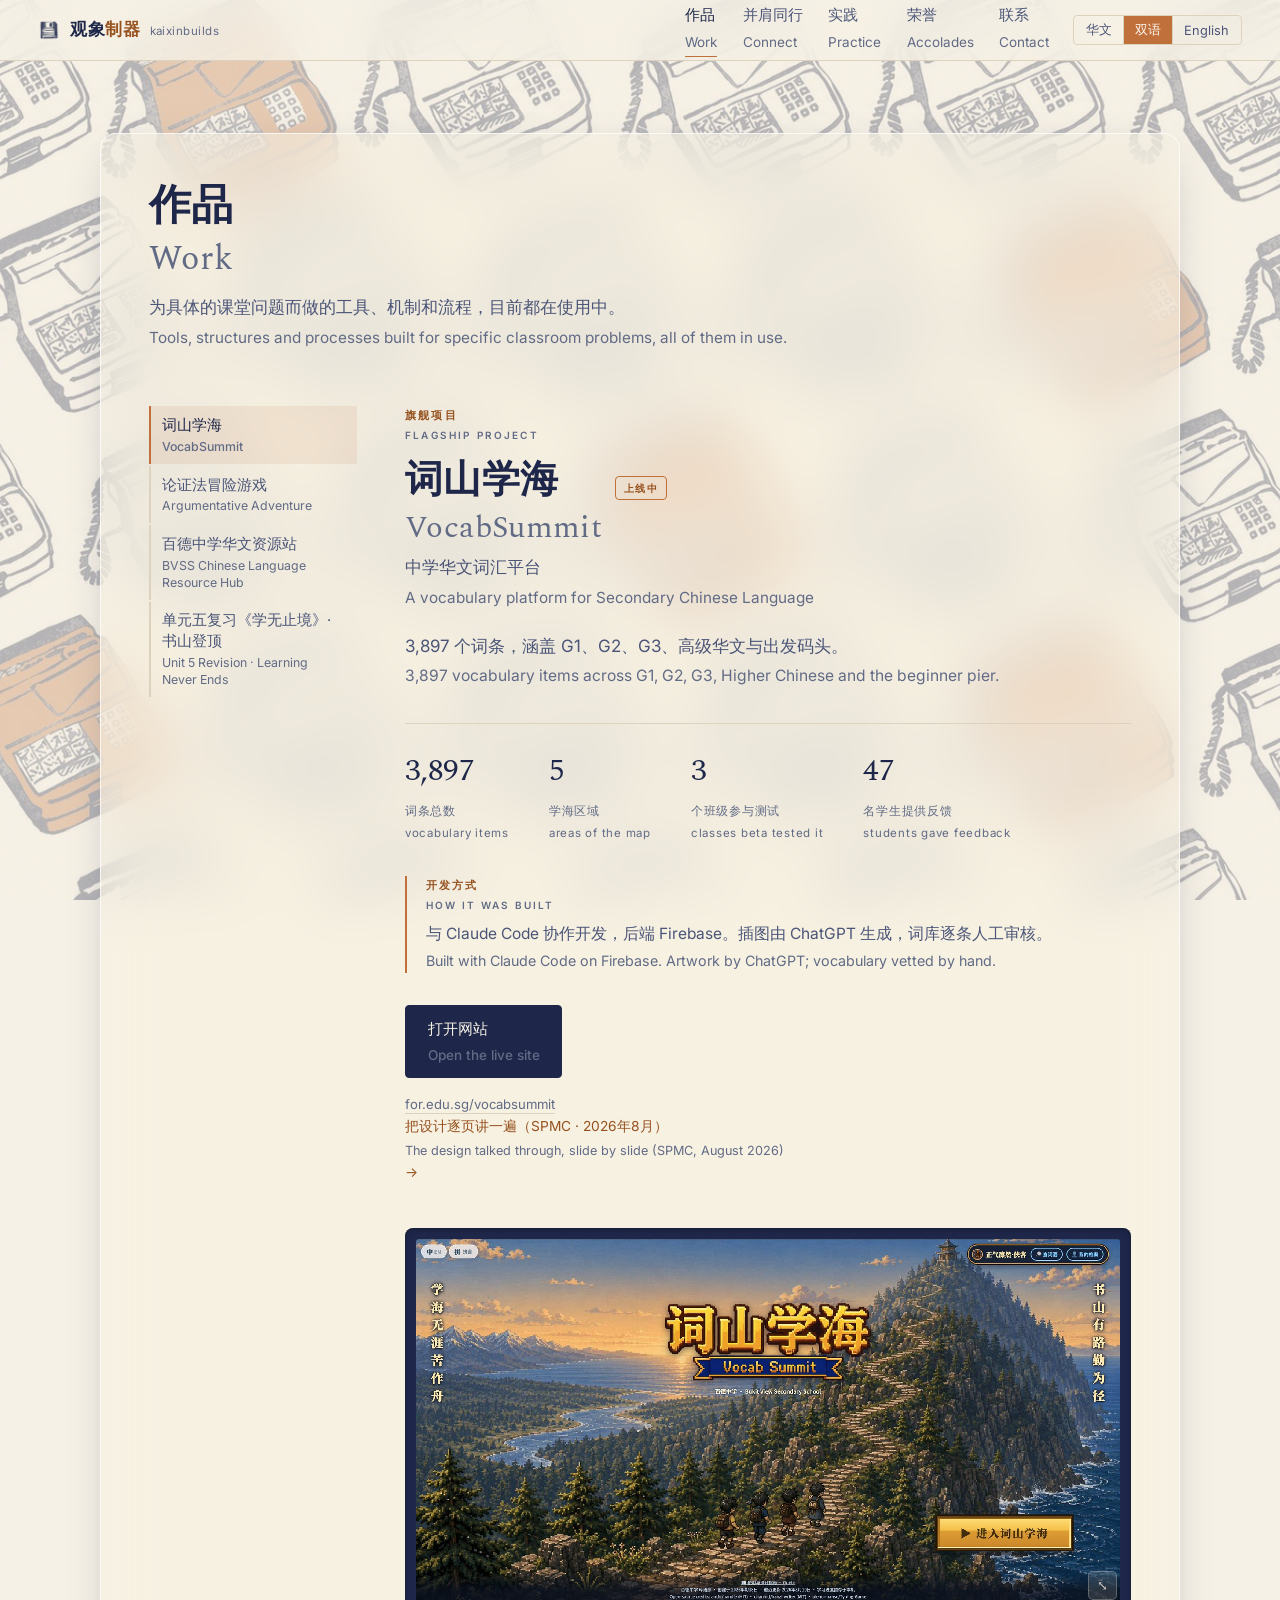
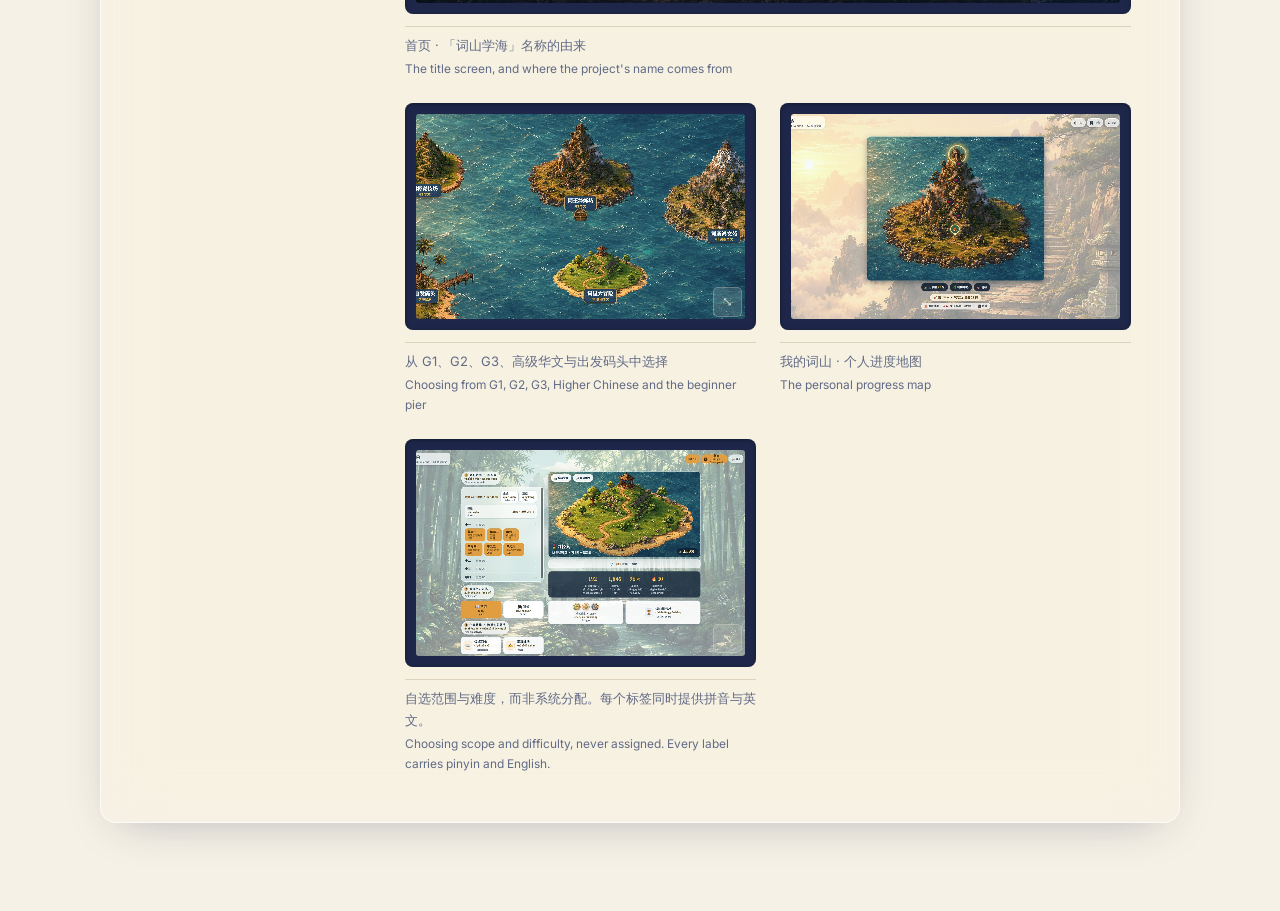
<file: work.html>
<!DOCTYPE html>
<!-- Generated by build.py. Edit build.py, not this file. -->
<html lang="en">
<head>
<meta charset="utf-8">
<meta name="viewport" content="width=device-width, initial-scale=1">
<title data-i18n="page.work.title">Work - Chun Kai Xin</title>
<meta name="description" data-i18n="site.description" data-i18n-attr="content" content="VocabSummit, a Secondary Chinese Language vocabulary platform, plus other tools built for specific classroom problems.">
<link rel="canonical" href="https://kaixinbuilds.github.io/work.html">

<meta property="og:type" content="website">
<meta property="og:site_name" content="kaixinbuilds">
<meta property="og:title" content="Work - Chun Kai Xin">
<meta property="og:description" content="VocabSummit, a Secondary Chinese Language vocabulary platform, plus other tools built for specific classroom problems.">
<meta property="og:url" content="https://kaixinbuilds.github.io/work.html">
<meta property="og:image" content="https://kaixinbuilds.github.io/assets/social-card.jpg">
<meta name="twitter:card" content="summary_large_image">
<meta name="color-scheme" content="light">
<meta name="theme-color" content="#1E2749">

<!-- Spectral for headings and epigraphs, Inter for body and UI. Chinese
     resolves to the system serif (Songti SC / Source Han Serif): a webfont
     with CJK coverage would cost megabytes for one page. -->
<link rel="preconnect" href="https://fonts.googleapis.com">
<link rel="preconnect" href="https://fonts.gstatic.com" crossorigin>
<link href="https://fonts.googleapis.com/css2?family=Inter:wght@400;500;600&family=Spectral:ital,wght@0,400;0,600;1,400&display=swap" rel="stylesheet">


<!-- Google Analytics 4 -->
<script async src="https://www.googletagmanager.com/gtag/js?id=G-EDXEQ531WL"></script>
<script>
  window.dataLayer = window.dataLayer || [];
  function gtag(){dataLayer.push(arguments);}
  gtag('js', new Date());
  gtag('config', 'G-EDXEQ531WL');
</script>
<link rel="stylesheet" href="style.css">
<link rel="icon" href="favicon.png" sizes="48x48">
<link rel="apple-touch-icon" href="apple-touch-icon.png">
</head>
<body>

<a class="skip-link" href="#main">Skip to content</a>

<header class="site-header">
  <div class="wrap">
    <div class="header-inner">
      <a class="wordmark" href="index.html">
        <img class="mark" src="favicon.png" alt="" width="22" height="22" decoding="async">
        <span class="wordmark-text" id="wordmark-text">kaixin<em>builds</em></span>
      </a>

      <nav class="site-nav" aria-label="Primary">
        <a href="work.html" aria-current="page" data-i18n="nav.work">Work</a>
        <a href="connect.html" data-i18n="nav.connect">Connect</a>
        <a href="practice.html" data-i18n="nav.approach">Practice</a>
        <a href="accolades.html" data-i18n="nav.accolades">Accolades</a>
        <a href="contact.html" data-i18n="nav.contact">Contact</a>
      </nav>

      <!-- Three modes, like the game: Chinese, both, English. The labels are
           language names, so they are never themselves translated. -->
      <div id="lang-switch" class="lang-switch" role="group" aria-label="Language / 语言">
        <button type="button" data-lang="zh" lang="zh-Hans">华文</button>
        <button type="button" data-lang="both" lang="zh-Hans">双语</button>
        <button type="button" data-lang="en" lang="en">English</button>
      </div>
    </div>
  </div>
</header>

<main id="main">
  <section class="section" id="work">
    <div class="wrap">
      <h1 class="page-title" data-i18n="nav.work">Work</h1>
      <p class="page-sub" data-i18n="work.intro"></p>

      <div class="work-layout">
        <!-- An index of everything, and one project open at a time. Without
             JavaScript every panel simply shows, stacked. -->
        <nav id="project-nav" class="project-nav" aria-label="Projects"></nav>
        <div id="project-detail" class="project-detail"></div>
      </div>
    </div>
  </section>
</main>

<script src="script.js"></script>
</body>
</html>
</file>
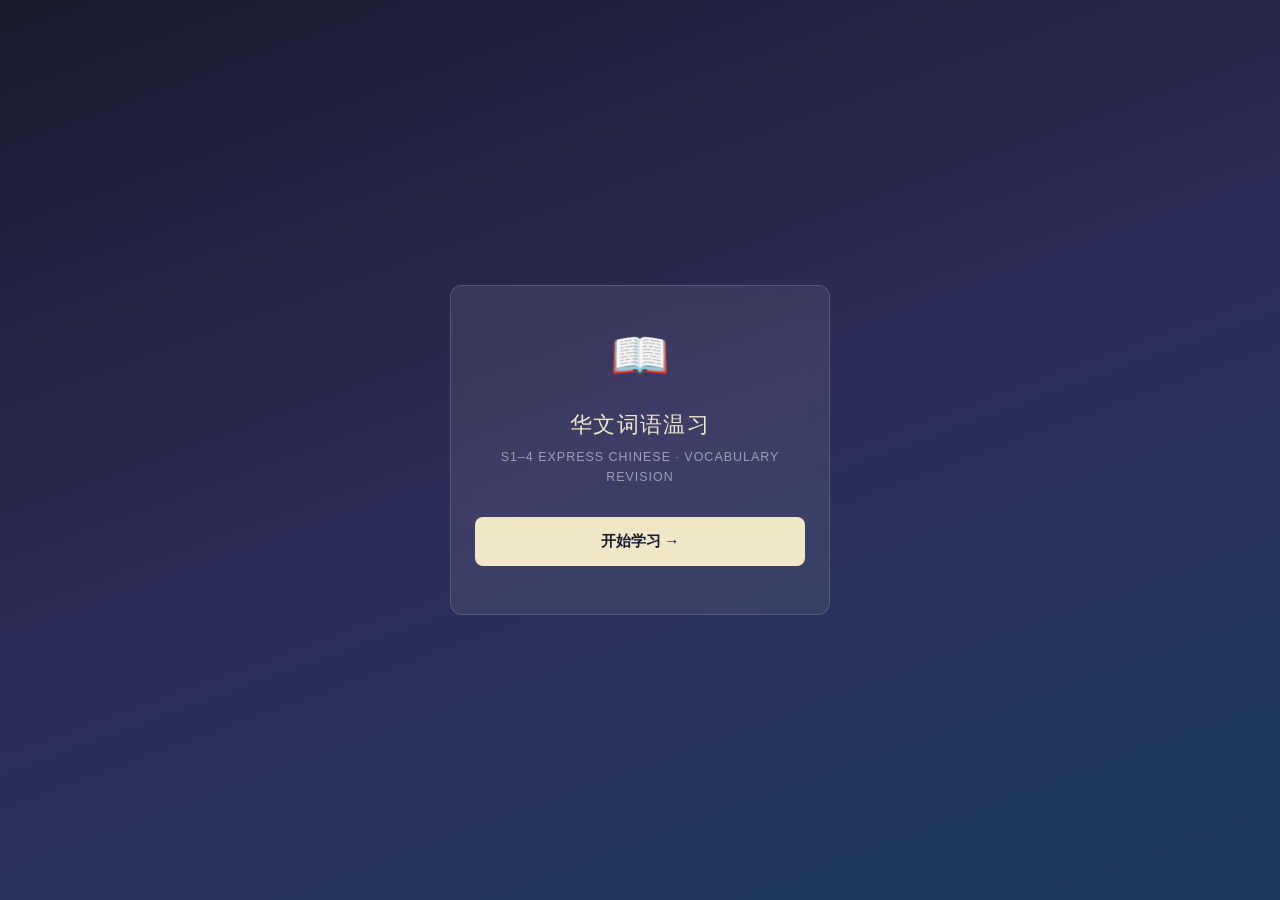
<file: assets/archive/2026-04-10-first-version.html>
<!DOCTYPE html>
<html lang="zh-Hans">
<head>
<meta charset="UTF-8">
<meta name="viewport" content="width=device-width, initial-scale=1.0">
<title>华文词语温习</title>

  <!-- PWA -->
  <link rel="manifest" href="manifest.json">
  <meta name="apple-mobile-web-app-capable" content="yes">
  <meta name="apple-mobile-web-app-status-bar-style" content="black-translucent">
  <meta name="apple-mobile-web-app-title" content="词语温习">
  <link rel="apple-touch-icon" href="icon-192.png">
  <meta name="theme-color" content="#1a1a2e">
<style>
:root {
  --ink:#1a1a2e; --ink-soft:#3d3d5c; --ink-mute:#7a7a9a;
  --paper:#fafaf8; --paper-2:#f0efe9; --paper-3:#e4e2d8;
  --red:#c0392b; --red-soft:#fae8e6;
  --green:#1a7a4a; --green-soft:#d0eadc;
  --amber:#c47c00; --amber-soft:#faefd5;
  --blue:#2660a4; --blue-soft:#d5e4f5;
  --purple:#6b35a8; --purple-soft:#e8dcf5;
  --shadow-sm:0 1px 4px rgba(0,0,0,.10);
  --shadow-md:0 4px 16px rgba(0,0,0,.12);
  --shadow-lg:0 8px 32px rgba(0,0,0,.15);
  --r:12px; --r-sm:8px; --t:.2s ease;
}
*{box-sizing:border-box;margin:0;padding:0;}
body{font-family:'Georgia','Noto Serif SC','STSong',serif;background:var(--paper);color:var(--ink);min-height:100vh;font-size:16px;line-height:1.6;}
.screen{display:none;width:100%;min-height:100vh;}
.screen.active{display:flex;flex-direction:column;}

/* HOME */
#home-screen{background:linear-gradient(160deg,#1a1a2e 0%,#2d2d5a 50%,#1a3a5c 100%);color:white;overflow-y:auto;}
.home-header{padding:1.8rem 1.2rem 1rem;text-align:center;}
.home-title{font-size:clamp(1.5rem,5vw,2rem);color:#f0e6c8;letter-spacing:.08em;text-shadow:0 2px 12px rgba(0,0,0,.4);}
.home-subtitle{font-size:.78rem;color:rgba(255,255,255,.5);letter-spacing:.12em;font-family:sans-serif;text-transform:uppercase;margin-top:.2rem;}
.progress-wrap{padding:0 1.2rem .8rem;max-width:480px;margin:0 auto;width:100%;}
.overview-card{background:rgba(255,255,255,.08);border:1px solid rgba(255,255,255,.15);border-radius:var(--r);padding:.9rem 1.1rem;backdrop-filter:blur(8px);}
.overview-card h3{font-size:.7rem;letter-spacing:.1em;text-transform:uppercase;color:rgba(255,255,255,.45);font-family:sans-serif;margin-bottom:.5rem;}
.stat-row{display:flex;gap:.8rem;justify-content:space-between;}
.stat-item{text-align:center;flex:1;}
.stat-num{font-size:1.6rem;font-weight:bold;color:#f0e6c8;line-height:1;}
.stat-label{font-size:.65rem;color:rgba(255,255,255,.45);font-family:sans-serif;margin-top:.2rem;}
.global-bar{background:rgba(255,255,255,.12);border-radius:4px;height:5px;margin:.7rem 0 .2rem;overflow:hidden;}
.global-bar-fill{height:100%;background:linear-gradient(90deg,#f0e6c8,#b8860b);border-radius:4px;transition:width .6s ease;}
.global-bar-label{font-size:.65rem;color:rgba(255,255,255,.4);font-family:sans-serif;text-align:right;}
.levels-grid{display:grid;grid-template-columns:1fr 1fr;gap:.6rem;padding:0 1.2rem 1rem;max-width:480px;margin:0 auto;width:100%;}
.level-card{background:rgba(255,255,255,.07);border:1px solid rgba(255,255,255,.12);border-radius:var(--r);padding:.9rem;cursor:pointer;transition:all var(--t);text-align:left;position:relative;overflow:hidden;}
.level-card:hover,.level-card:focus{background:rgba(255,255,255,.14);border-color:rgba(255,255,255,.3);transform:translateY(-2px);box-shadow:var(--shadow-md);outline:none;}
.level-card-accent{position:absolute;top:0;left:0;right:0;height:3px;border-radius:var(--r) var(--r) 0 0;}
.acc-1{background:linear-gradient(90deg,#e74c3c,#c0392b);}
.acc-2{background:linear-gradient(90deg,#2980b9,#1a5276);}
.acc-3{background:linear-gradient(90deg,#27ae60,#1a7a4a);}
.acc-4{background:linear-gradient(90deg,#d35400,#a04000);}
.level-name{font-size:1rem;color:#f0e6c8;margin-bottom:.15rem;}
.level-count{font-size:.68rem;color:rgba(255,255,255,.4);font-family:sans-serif;}
.level-mini-bar{background:rgba(255,255,255,.12);border-radius:3px;height:4px;margin-top:.5rem;overflow:hidden;}
.level-mini-fill{height:100%;background:rgba(255,255,255,.5);border-radius:3px;transition:width .5s ease;}
.level-mastery-pct{font-size:.62rem;color:rgba(255,255,255,.38);font-family:sans-serif;margin-top:.2rem;}
.weak-btn{display:flex;align-items:center;gap:.7rem;background:rgba(192,57,43,.22);border:1px solid rgba(192,57,43,.38);border-radius:var(--r);padding:.8rem 1.1rem;cursor:pointer;width:calc(100% - 2.4rem);max-width:calc(480px - 2.4rem);margin:0 auto .7rem;transition:all var(--t);color:white;}
.weak-btn:hover{background:rgba(192,57,43,.38);transform:translateY(-1px);}
.weak-btn-icon{font-size:1.3rem;}
.weak-btn-text{flex:1;text-align:left;}
.weak-btn-title{font-size:.88rem;color:#f5c6c0;}
.weak-btn-sub{font-size:.68rem;color:rgba(255,255,255,.4);font-family:sans-serif;}
.weak-btn-count{font-size:1.2rem;font-weight:bold;color:#f5c6c0;font-family:sans-serif;}

/* LEVEL SCREEN */
#level-screen{background:var(--paper);overflow-y:auto;}
.top-bar{display:flex;align-items:center;gap:.7rem;padding:.7rem .9rem;border-bottom:1px solid var(--paper-3);background:white;position:sticky;top:0;z-index:10;box-shadow:var(--shadow-sm);}
.back-btn{background:none;border:none;font-size:1.3rem;cursor:pointer;color:var(--ink-soft);padding:.2rem .4rem;border-radius:6px;transition:background var(--t);line-height:1;}
.back-btn:hover{background:var(--paper-2);}
.top-bar-title{font-size:1rem;color:var(--ink);flex:1;}
.units-list{padding:.7rem;max-width:520px;margin:0 auto;}
.unit-group{margin-bottom:1rem;}
.unit-group-label{font-size:.68rem;letter-spacing:.12em;text-transform:uppercase;color:var(--ink-mute);font-family:sans-serif;padding:.3rem .4rem;margin-bottom:.3rem;}
.unit-btn{display:flex;align-items:center;gap:.7rem;width:100%;padding:.75rem .9rem;background:white;border:1px solid var(--paper-3);border-radius:var(--r-sm);cursor:pointer;margin-bottom:.35rem;transition:all var(--t);text-align:left;}
.unit-btn:hover{border-color:var(--blue);box-shadow:var(--shadow-sm);transform:translateX(2px);}
.unit-dot{width:8px;height:8px;border-radius:50%;flex-shrink:0;}
.dot-none{background:var(--paper-3);} .dot-some{background:var(--amber);} .dot-most{background:var(--blue);} .dot-all{background:var(--green);}
.unit-btn-info{flex:1;min-width:0;}
.unit-btn-name{font-size:.88rem;color:var(--ink);white-space:nowrap;overflow:hidden;text-overflow:ellipsis;}
.unit-btn-sub{font-size:.68rem;color:var(--ink-mute);font-family:sans-serif;margin-top:.1rem;}
.unit-mastery-bar{width:56px;background:var(--paper-2);border-radius:3px;height:4px;overflow:hidden;flex-shrink:0;}
.unit-mastery-fill{height:100%;border-radius:3px;transition:width .4s ease;}
.fill-none{background:var(--paper-3);} .fill-some{background:var(--amber);} .fill-most{background:var(--blue);} .fill-all{background:var(--green);}

/* STUDY SCREEN */
#study-screen{background:var(--paper);}
.study-header{padding:.6rem .9rem;border-bottom:1px solid var(--paper-3);background:white;}
.study-nav{display:flex;align-items:center;gap:.6rem;margin-bottom:.4rem;}
.study-title{font-size:.88rem;color:var(--ink-soft);flex:1;white-space:nowrap;overflow:hidden;text-overflow:ellipsis;}
.mode-tabs{display:flex;background:var(--paper-2);border-radius:20px;padding:3px;gap:2px;overflow-x:auto;}
.mode-tab{padding:.28rem .6rem;border-radius:16px;border:none;background:none;font-size:.68rem;font-family:sans-serif;color:var(--ink-mute);cursor:pointer;transition:all var(--t);white-space:nowrap;flex-shrink:0;}
.mode-tab.active{background:white;color:var(--ink);box-shadow:var(--shadow-sm);font-weight:600;}
.study-progress-bar{height:3px;background:var(--paper-2);border-radius:2px;overflow:hidden;margin-top:.4rem;}
.study-progress-fill{height:100%;background:linear-gradient(90deg,var(--blue),var(--green));border-radius:2px;transition:width .3s ease;}

/* FLASHCARD */
#flashcard-mode{flex:1;display:flex;flex-direction:column;align-items:center;justify-content:center;padding:1rem;gap:.8rem;}
.card-counter{font-size:.72rem;color:var(--ink-mute);font-family:sans-serif;text-align:center;}
.flashcard{width:100%;max-width:380px;min-height:200px;background:white;border-radius:var(--r);box-shadow:var(--shadow-md);border:1px solid var(--paper-3);cursor:pointer;position:relative;transition:box-shadow var(--t);}
.flashcard:hover{box-shadow:var(--shadow-lg);}
.card-face{position:absolute;inset:0;display:flex;flex-direction:column;align-items:center;justify-content:center;padding:1.4rem;border-radius:var(--r);transition:opacity .18s ease;}
.card-back{opacity:0;}
.flashcard.flipped .card-front{opacity:0;pointer-events:none;}
.flashcard.flipped .card-back{opacity:1;}
.card-tag{position:absolute;top:.7rem;right:.8rem;font-size:.6rem;font-family:sans-serif;color:var(--ink-mute);letter-spacing:.08em;text-transform:uppercase;}
.card-tap-hint{position:absolute;bottom:.7rem;font-size:.62rem;color:var(--ink-mute);font-family:sans-serif;opacity:.7;}
.word-display{font-size:clamp(2rem,8vw,2.8rem);color:var(--ink);text-align:center;line-height:1.2;letter-spacing:.05em;}
.word-context{font-size:.7rem;color:var(--ink-mute);font-family:sans-serif;margin-top:.3rem;}
.def-word{font-size:clamp(1.3rem,5vw,1.8rem);color:var(--ink);margin-bottom:.5rem;letter-spacing:.05em;text-align:center;}
.def-meaning{font-size:.86rem;color:var(--ink-soft);line-height:1.5;max-width:280px;text-align:center;}
.def-example{font-size:.76rem;color:var(--ink-mute);margin-top:.45rem;font-style:italic;line-height:1.5;max-width:280px;text-align:center;}
.self-mark-btns{display:flex;gap:.6rem;width:100%;max-width:380px;}
.mark-btn{flex:1;padding:.75rem;border:none;border-radius:var(--r-sm);font-size:.86rem;cursor:pointer;font-family:inherit;transition:all var(--t);display:flex;align-items:center;justify-content:center;gap:.3rem;font-weight:600;}
.mark-known{background:var(--green-soft);color:var(--green);}
.mark-known:hover{background:var(--green);color:white;transform:translateY(-1px);}
.mark-unknown{background:var(--red-soft);color:var(--red);}
.mark-unknown:hover{background:var(--red);color:white;transform:translateY(-1px);}
.flip-hint{font-size:.7rem;color:var(--ink-mute);font-family:sans-serif;text-align:center;}

/* MCQ (shared by meaning-mcq, english-mcq) */
.mcq-wrap{flex:1;display:flex;flex-direction:column;padding:.9rem;gap:.7rem;max-width:480px;margin:0 auto;width:100%;overflow-y:auto;}
.mcq-question-card{background:white;border:1px solid var(--paper-3);border-radius:var(--r);padding:1.3rem 1.1rem;text-align:center;box-shadow:var(--shadow-sm);}
.mcq-prompt-label{font-size:.65rem;font-family:sans-serif;color:var(--ink-mute);letter-spacing:.1em;text-transform:uppercase;margin-bottom:.4rem;}
.mcq-word{font-size:clamp(1.6rem,6vw,2.2rem);color:var(--ink);letter-spacing:.05em;}
.mcq-context{font-size:.7rem;color:var(--ink-mute);font-family:sans-serif;margin-top:.25rem;}
.mcq-options{display:flex;flex-direction:column;gap:.45rem;}
.mcq-option{padding:.8rem .9rem;background:white;border:1.5px solid var(--paper-3);border-radius:var(--r-sm);cursor:pointer;font-size:.86rem;text-align:left;transition:all var(--t);font-family:inherit;color:var(--ink);line-height:1.4;display:flex;align-items:flex-start;gap:.55rem;}
.mcq-option:hover:not(:disabled){border-color:var(--blue);background:var(--blue-soft);}
.mcq-option:disabled{cursor:default;}
.mcq-option.correct{border-color:var(--green);background:var(--green-soft);color:var(--green);}
.mcq-option.wrong{border-color:var(--red);background:var(--red-soft);color:var(--red);}
.mcq-option.reveal-correct{border-color:var(--green);background:var(--green-soft);color:var(--green);opacity:.7;}
.option-letter{width:20px;height:20px;border-radius:50%;background:var(--paper-2);display:flex;align-items:center;justify-content:center;font-size:.62rem;font-weight:bold;flex-shrink:0;font-family:sans-serif;margin-top:.05rem;}
.mcq-option.correct .option-letter{background:var(--green);color:white;}
.mcq-option.wrong .option-letter{background:var(--red);color:white;}
.mcq-option.reveal-correct .option-letter{background:var(--green);color:white;}
.mcq-feedback{text-align:center;font-size:.8rem;font-family:sans-serif;padding:.55rem;border-radius:var(--r-sm);font-weight:600;display:none;}
.mcq-feedback.show{display:block;}
.mcq-feedback.correct{background:var(--green-soft);color:var(--green);}
.mcq-feedback.wrong{background:var(--red-soft);color:var(--red);}
.next-btn{padding:.78rem;background:var(--ink);color:white;border:none;border-radius:var(--r-sm);font-size:.88rem;cursor:pointer;font-family:inherit;transition:all var(--t);display:none;width:100%;font-weight:600;}
.next-btn.show{display:block;}
.next-btn:hover{background:var(--ink-soft);transform:translateY(-1px);}

/* CLOZE (MCQ-style) */
.cloze-wrap{flex:1;display:flex;flex-direction:column;padding:.9rem;gap:.7rem;max-width:480px;margin:0 auto;width:100%;overflow-y:auto;}
.cloze-card{background:white;border:1px solid var(--paper-3);border-radius:var(--r);padding:1.3rem 1.1rem;box-shadow:var(--shadow-sm);}
.cloze-label{font-size:.65rem;font-family:sans-serif;color:var(--ink-mute);letter-spacing:.1em;text-transform:uppercase;margin-bottom:.6rem;}
.cloze-sentence{font-size:1rem;color:var(--ink);line-height:1.9;word-break:break-all;}
.cloze-blank{display:inline-block;border-bottom:2px solid var(--ink);min-width:64px;text-align:center;margin:0 .15em;padding:0 .25em;color:var(--blue);font-weight:bold;transition:color var(--t),border-color var(--t);}
.cloze-blank.correct{color:var(--green);border-color:var(--green);}
.cloze-blank.wrong{color:var(--red);border-color:var(--red);}
/* Cloze uses same .mcq-options / .mcq-option styles */
.cloze-feedback{text-align:center;font-size:.8rem;font-family:sans-serif;padding:.55rem;border-radius:var(--r-sm);font-weight:600;display:none;}
.cloze-feedback.show{display:block;}
.cloze-feedback.correct{background:var(--green-soft);color:var(--green);}
.cloze-feedback.wrong{background:var(--red-soft);color:var(--red);}

/* ENGLISH MCQ badge */
.eng-badge{display:inline-block;background:var(--purple-soft);color:var(--purple);font-size:.62rem;font-family:sans-serif;border-radius:10px;padding:.15rem .55rem;margin-bottom:.5rem;font-weight:600;letter-spacing:.04em;}

/* RESULTS */
#results-screen{background:var(--paper);align-items:center;justify-content:flex-start;padding:1.2rem;overflow-y:auto;}
.results-card{background:white;border-radius:var(--r);box-shadow:var(--shadow-lg);padding:1.6rem 1.3rem;width:100%;max-width:400px;text-align:center;margin:0 auto;}
.results-emoji{font-size:2.2rem;margin-bottom:.4rem;}
.results-title{font-size:1.2rem;color:var(--ink);margin-bottom:.2rem;}
.results-subtitle{font-size:.75rem;color:var(--ink-mute);font-family:sans-serif;margin-bottom:1.2rem;}
.score-ring{width:90px;height:90px;margin:0 auto 1.2rem;position:relative;}
.score-ring svg{transform:rotate(-90deg);}
.score-text{position:absolute;inset:0;display:flex;flex-direction:column;align-items:center;justify-content:center;}
.score-num{font-size:1.4rem;font-weight:bold;color:var(--ink);line-height:1;}
.score-label{font-size:.6rem;color:var(--ink-mute);font-family:sans-serif;margin-top:.1rem;}
.results-stats{display:grid;grid-template-columns:1fr 1fr 1fr;gap:.45rem;margin-bottom:1.2rem;}
.res-stat{background:var(--paper);border-radius:var(--r-sm);padding:.55rem .3rem;text-align:center;}
.res-stat-num{font-size:1.1rem;font-weight:bold;}
.res-stat-label{font-size:.6rem;color:var(--ink-mute);font-family:sans-serif;}
.col-green{color:var(--green);} .col-red{color:var(--red);} .col-blue{color:var(--blue);}
.weak-preview{background:var(--red-soft);border-radius:var(--r-sm);padding:.7rem;margin-bottom:1rem;text-align:left;display:none;}
.weak-preview.show{display:block;}
.weak-preview-title{font-size:.7rem;font-family:sans-serif;color:var(--red);font-weight:600;margin-bottom:.35rem;}
.weak-words-chips{display:flex;flex-wrap:wrap;gap:.28rem;}
.weak-chip{font-size:.8rem;background:white;color:var(--red);border:1px solid rgba(192,57,43,.22);border-radius:12px;padding:.12rem .55rem;}
.results-actions{display:flex;flex-direction:column;gap:.5rem;}
.action-btn{padding:.82rem;border:none;border-radius:var(--r-sm);font-size:.86rem;cursor:pointer;font-family:inherit;transition:all var(--t);font-weight:600;}
.action-primary{background:var(--ink);color:white;}
.action-primary:hover{background:var(--ink-soft);transform:translateY(-1px);}
.action-secondary{background:var(--paper-2);color:var(--ink-soft);}
.action-secondary:hover{background:var(--paper-3);}
.action-weak{background:var(--red-soft);color:var(--red);border:1px solid rgba(192,57,43,.18);display:none;}
.action-weak.show{display:block;}
.action-weak:hover{background:var(--red);color:white;}

/* PROGRESS HISTORY panel */
.history-badge{display:inline-flex;align-items:center;gap:.35rem;background:var(--blue-soft);color:var(--blue);font-size:.68rem;font-family:sans-serif;border-radius:10px;padding:.18rem .6rem;margin-bottom:.9rem;cursor:pointer;border:none;font-weight:600;}
.history-badge:hover{background:var(--blue);color:white;}
.history-panel{background:var(--paper);border:1px solid var(--paper-3);border-radius:var(--r-sm);padding:.8rem;margin-bottom:1rem;display:none;text-align:left;}
.history-panel.show{display:block;}
.history-title{font-size:.7rem;font-family:sans-serif;font-weight:600;color:var(--ink-soft);margin-bottom:.5rem;letter-spacing:.05em;text-transform:uppercase;}
.history-row{display:flex;justify-content:space-between;align-items:center;padding:.3rem 0;border-bottom:1px solid var(--paper-2);font-size:.75rem;font-family:sans-serif;}
.history-row:last-child{border-bottom:none;}
.history-score{font-weight:bold;}
.score-good{color:var(--green);} .score-mid{color:var(--amber);} .score-low{color:var(--red);}

/* TOAST */
.toast{position:fixed;bottom:1.4rem;left:50%;transform:translateX(-50%) translateY(80px);background:var(--ink);color:white;padding:.55rem 1.1rem;border-radius:20px;font-size:.8rem;font-family:sans-serif;box-shadow:var(--shadow-md);transition:transform .3s ease;z-index:100;white-space:nowrap;}
.toast.show{transform:translateX(-50%) translateY(0);}
@media(max-width:360px){.levels-grid{grid-template-columns:1fr;}.mode-tab{padding:.22rem .45rem;font-size:.62rem;}}

  /* ── SAVE/RESTORE MODAL ──────────────────────────── */
  .modal-overlay{position:fixed;inset:0;background:rgba(0,0,0,.55);z-index:200;display:none;align-items:center;justify-content:center;padding:1rem;}
  .modal-overlay.show{display:flex;}
  .modal{background:white;border-radius:var(--r);padding:1.4rem;width:100%;max-width:380px;box-shadow:var(--shadow-lg);}
  .modal-title{font-size:1rem;color:var(--ink);margin-bottom:.3rem;}
  .modal-sub{font-size:.75rem;color:var(--ink-mute);font-family:sans-serif;margin-bottom:1rem;line-height:1.5;}
  .code-box{width:100%;padding:.75rem;background:var(--paper-2);border:1.5px solid var(--paper-3);border-radius:var(--r-sm);font-family:monospace;font-size:.72rem;color:var(--ink);resize:none;height:80px;line-height:1.5;outline:none;}
  .code-box:focus{border-color:var(--blue);}
  .modal-actions{display:flex;gap:.5rem;margin-top:.8rem;}
  .modal-btn{flex:1;padding:.72rem;border:none;border-radius:var(--r-sm);font-size:.84rem;cursor:pointer;font-family:inherit;font-weight:600;transition:all var(--t);}
  .modal-btn-primary{background:var(--ink);color:white;}
  .modal-btn-primary:hover{background:var(--ink-soft);}
  .modal-btn-secondary{background:var(--paper-2);color:var(--ink-soft);}
  .modal-btn-secondary:hover{background:var(--paper-3);}
  .modal-btn-success{background:var(--green);color:white;}
  /* ── INSTALL BANNER ──────────────────────────────── */
  .install-banner{background:linear-gradient(135deg,#2d2d5a,#1a3a5c);border-radius:var(--r);padding:.8rem 1rem;display:flex;align-items:center;gap:.8rem;margin:0 1.2rem .7rem;max-width:calc(480px - 2.4rem);margin-left:auto;margin-right:auto;cursor:pointer;border:1px solid rgba(255,255,255,.15);display:none;}
  .install-banner.show{display:flex;}
  .install-icon{font-size:1.5rem;flex-shrink:0;}
  .install-text{flex:1;}
  .install-title{font-size:.84rem;color:#f0e6c8;font-weight:bold;}
  .install-sub{font-size:.68rem;color:rgba(255,255,255,.5);font-family:sans-serif;margin-top:.1rem;}
  .install-close{color:rgba(255,255,255,.4);font-size:1.1rem;padding:.2rem;cursor:pointer;flex-shrink:0;}
  /* ── SAVE PROGRESS BUTTON (home screen) ─────────── */
  .save-restore-row{display:flex;gap:.5rem;padding:0 1.2rem .6rem;max-width:480px;margin:0 auto;width:100%;}
  .save-btn,.restore-btn{flex:1;padding:.65rem;border:1px solid rgba(255,255,255,.18);border-radius:var(--r-sm);background:rgba(255,255,255,.07);color:rgba(255,255,255,.8);font-size:.78rem;cursor:pointer;font-family:inherit;transition:all var(--t);display:flex;align-items:center;justify-content:center;gap:.35rem;}
  .save-btn:hover,.restore-btn:hover{background:rgba(255,255,255,.14);border-color:rgba(255,255,255,.3);}
  /* ── SYNC INDICATOR ──────────────────────────────── */
  .sync-dot{width:7px;height:7px;border-radius:50%;background:var(--amber);display:inline-block;margin-left:.3rem;vertical-align:middle;}
  .sync-dot.synced{background:var(--green);}
  .sync-dot.error{background:var(--red);}


@keyframes spin{to{transform:rotate(360deg)}}

  /* ── WELCOME SCREEN ──────────────────────────────────── */
  #welcome-screen {
    background: linear-gradient(160deg, #1a1a2e 0%, #2d2d5a 50%, #1a3a5c 100%);
    align-items: center;
    justify-content: center;
    padding: 1.5rem;
    min-height: 100vh;
  }
  .welcome-card {
    background: rgba(255,255,255,.08);
    border: 1px solid rgba(255,255,255,.15);
    border-radius: var(--r);
    padding: 2rem 1.5rem;
    width: 100%;
    max-width: 380px;
    backdrop-filter: blur(8px);
    text-align: center;
  }
  .welcome-logo {
    font-size: 3rem;
    margin-bottom: .8rem;
  }
  .welcome-title {
    font-size: 1.4rem;
    color: #f0e6c8;
    letter-spacing: .06em;
    margin-bottom: .3rem;
  }
  .welcome-sub {
    font-size: .78rem;
    color: rgba(255,255,255,.5);
    font-family: sans-serif;
    letter-spacing: .08em;
    text-transform: uppercase;
    margin-bottom: 1.8rem;
  }
  .welcome-label {
    font-size: .78rem;
    color: rgba(255,255,255,.6);
    font-family: sans-serif;
    text-align: left;
    margin-bottom: .4rem;
    display: block;
  }
  .welcome-input {
    width: 100%;
    padding: .85rem 1rem;
    background: rgba(255,255,255,.1);
    border: 1.5px solid rgba(255,255,255,.2);
    border-radius: var(--r-sm);
    color: white;
    font-size: .95rem;
    font-family: sans-serif;
    outline: none;
    transition: border-color var(--t);
    margin-bottom: 1rem;
  }
  .welcome-input::placeholder { color: rgba(255,255,255,.3); }
  .welcome-input:focus { border-color: #f0e6c8; }
  .welcome-input.error { border-color: #e74c3c; }
  .welcome-error {
    font-size: .75rem;
    color: #f5c6c0;
    font-family: sans-serif;
    margin-top: -.6rem;
    margin-bottom: .8rem;
    text-align: left;
    display: none;
  }
  .welcome-error.show { display: block; }
  .welcome-btn {
    width: 100%;
    padding: .9rem;
    background: #f0e6c8;
    color: #1a1a2e;
    border: none;
    border-radius: var(--r-sm);
    font-size: .95rem;
    font-weight: bold;
    font-family: inherit;
    cursor: pointer;
    transition: all var(--t);
    margin-bottom: 1rem;
  }
  .welcome-btn:hover { background: white; transform: translateY(-1px); }
  .welcome-note {
    font-size: .68rem;
    color: rgba(255,255,255,.35);
    font-family: sans-serif;
    line-height: 1.5;
  }
  /* ── TEACHER MODE BANNER ─────────────────────────────── */
  .teacher-banner {
    background: rgba(38,96,164,.25);
    border: 1px solid rgba(38,96,164,.4);
    border-radius: var(--r-sm);
    padding: .5rem 1rem;
    font-size: .75rem;
    font-family: sans-serif;
    color: #a8c8f0;
    text-align: center;
    margin: .4rem 1.2rem .2rem;
    max-width: calc(480px - 2.4rem);
    margin-left: auto;
    margin-right: auto;
    display: none;
  }
  .teacher-banner.show { display: block; }
  /* ── USER PILL (top of home screen) ─────────────────── */
  .user-pill {
    display: flex;
    align-items: center;
    justify-content: space-between;
    padding: .4rem 1.2rem .2rem;
    max-width: 480px;
    margin: 0 auto;
    width: 100%;
  }
  .user-email {
    font-size: .7rem;
    color: rgba(255,255,255,.45);
    font-family: sans-serif;
    white-space: nowrap;
    overflow: hidden;
    text-overflow: ellipsis;
    max-width: 220px;
  }
  .user-signout {
    font-size: .68rem;
    color: rgba(255,255,255,.3);
    font-family: sans-serif;
    background: none;
    border: none;
    cursor: pointer;
    padding: .2rem .4rem;
    border-radius: 4px;
    transition: color var(--t);
  }
  .user-signout:hover { color: rgba(255,255,255,.7); }

</style>
</head>
<body>



<!-- WELCOME SCREEN -->
<!-- Archived 6 Sep 2026. The original asked every student for their school
     email address here, validated it, and used the domain to tell students
     from teachers. That field is gone from this archived copy, and the button
     now enters directly.

     Why: this file is embedded in a public page, and a page on a shared host
     (github.io) collecting institutional email addresses is a shape that
     phishing and malware scanners flag on sight. Padlet's scanner flagged the
     page that embeds this archive; school web filters run the same heuristics
     and would have blocked teachers on school networks silently.

     Nothing else about the game changed. See also the note on reportToSheets
     further down, emptied the same day for the same reason. -->
<div id="welcome-screen" class="screen active">
  <div class="welcome-card">
    <div class="welcome-logo">📖</div>
    <div class="welcome-title">华文词语温习</div>
    <div class="welcome-sub">S1–4 Express Chinese · Vocabulary Revision</div>
    <button class="welcome-btn" onclick="enterArchive()">开始学习 →</button>
  </div>
</div>

<!-- HOME -->
<div id="home-screen" class="screen">
  <div class="home-header">
    <div class="home-title">华文词语温习</div>
    <div class="home-subtitle">S1–4 Express Chinese · Vocabulary Revision</div>
  </div>

  <!-- User identity pill -->
  <div class="user-pill">
    <span class="user-email" id="user-email-display"></span>
    <button class="user-signout" onclick="signOut()">退出登录</button>
  </div>
  <!-- Teacher mode banner -->
  <div class="teacher-banner" id="teacher-banner">
    👩‍🏫 教师模式 — 学习记录不会被保存到数据表
  </div>

  <div class="progress-wrap">
    <div class="overview-card">
      <h3>总体进度</h3>
      <div class="stat-row">
        <div class="stat-item"><div class="stat-num" id="stat-total">992</div><div class="stat-label">词语</div></div>
        <div class="stat-item"><div class="stat-num" id="stat-mastered">0</div><div class="stat-label">已掌握</div></div>
        <div class="stat-item"><div class="stat-num" id="stat-learning">0</div><div class="stat-label">学习中</div></div>
      </div>
      <div class="global-bar"><div class="global-bar-fill" id="global-bar-fill" style="width:0%"></div></div>
      <div class="global-bar-label" id="global-bar-label">0% 已掌握</div>
    </div>
  </div>


<!-- Data loading indicator -->
<div id="data-loader" style="display:none;align-items:center;justify-content:center;
  gap:.6rem;background:rgba(255,255,255,.1);border-radius:8px;padding:.6rem 1rem;
  margin:.3rem 1.2rem .5rem;max-width:calc(480px - 2.4rem);margin-left:auto;margin-right:auto;">
  <div style="width:16px;height:16px;border:2px solid rgba(255,255,255,.3);
    border-top-color:#f0e6c8;border-radius:50%;animation:spin .8s linear infinite;flex-shrink:0;"></div>
  <div class="loader-msg" style="font-size:.75rem;color:rgba(255,255,255,.7);font-family:sans-serif;">
    正在加载…
  </div>
</div>

  <!-- Install banner (shown if installable) -->
  <div class="install-banner" id="install-banner" onclick="triggerInstall()">
    <div class="install-icon">📲</div>
    <div class="install-text">
      <div class="install-title">安装为应用程序</div>
      <div class="install-sub">添加到主屏幕，随时使用，进度永久保存</div>
    </div>
    <div class="install-close" onclick="event.stopPropagation();dismissInstall()">✕</div>
  </div>
  <!-- Save / Restore row -->
  <div class="save-restore-row">
    <button class="save-btn" onclick="showSaveModal()">💾 保存进度</button>
    <button class="restore-btn" onclick="showRestoreModal()">🔄 恢复进度</button>
  </div>

  <button class="weak-btn" id="weak-words-btn" onclick="startWeakWords()" style="display:none">
    <div class="weak-btn-icon">⚠️</div>
    <div class="weak-btn-text">
      <div class="weak-btn-title">复习薄弱词语</div>
      <div class="weak-btn-sub">专门练习你还不认识的词</div>
    </div>
    <div class="weak-btn-count" id="weak-count-badge">0</div>
  </button>
  <div class="levels-grid">
    <button class="level-card" onclick="showLevel('中一')"><div class="level-card-accent acc-1"></div><div class="level-name">中一</div><div class="level-count" id="count-中一">280 词语</div><div class="level-mini-bar"><div class="level-mini-fill" id="bar-中一" style="width:0%"></div></div><div class="level-mastery-pct" id="pct-中一">0% 掌握</div></button>
    <button class="level-card" onclick="showLevel('中二')"><div class="level-card-accent acc-2"></div><div class="level-name">中二</div><div class="level-count" id="count-中二">261 词语</div><div class="level-mini-bar"><div class="level-mini-fill" id="bar-中二" style="width:0%"></div></div><div class="level-mastery-pct" id="pct-中二">0% 掌握</div></button>
    <button class="level-card" onclick="showLevel('中三')"><div class="level-card-accent acc-3"></div><div class="level-name">中三</div><div class="level-count" id="count-中三">269 词语</div><div class="level-mini-bar"><div class="level-mini-fill" id="bar-中三" style="width:0%"></div></div><div class="level-mastery-pct" id="pct-中三">0% 掌握</div></button>
    <button class="level-card" onclick="showLevel('中四')"><div class="level-card-accent acc-4"></div><div class="level-name">中四</div><div class="level-count" id="count-中四">182 词语</div><div class="level-mini-bar"><div class="level-mini-fill" id="bar-中四" style="width:0%"></div></div><div class="level-mastery-pct" id="pct-中四">0% 掌握</div></button>
  </div>
</div>

<!-- LEVEL -->
<div id="level-screen" class="screen">
  <div class="top-bar">
    <button class="back-btn" onclick="showScreen('home-screen')">‹</button>
    <div class="top-bar-title" id="level-screen-title">中一</div>
  </div>
  <div class="units-list" id="units-list"></div>
</div>

<!-- STUDY -->
<div id="study-screen" class="screen">
  <div class="study-header">
    <div class="study-nav">
      <button class="back-btn" onclick="exitStudy()">‹</button>
      <div class="study-title" id="study-title"></div>
    </div>
    <div class="mode-tabs">
      <button class="mode-tab active" data-mode="flashcard" onclick="switchMode('flashcard')">闪卡</button>
      <button class="mode-tab" data-mode="mcq" onclick="switchMode('mcq')">中文选择</button>
      <button class="mode-tab" data-mode="cloze" onclick="switchMode('cloze')">填空选择</button>
      <button class="mode-tab" data-mode="english" onclick="switchMode('english')">英文翻译</button>
    </div>
    <div class="study-progress-bar"><div class="study-progress-fill" id="study-progress-fill" style="width:0%"></div></div>
  </div>

  <!-- Flashcard -->
  <div id="flashcard-mode" style="flex:1;display:flex;flex-direction:column;align-items:center;justify-content:center;padding:1rem;gap:.8rem;">
    <div class="card-counter" id="fc-counter">1 / 20</div>
    <div class="flashcard" id="flashcard" onclick="flipCard()">
      <div class="card-face card-front">
        <span class="card-tag">词语</span>
        <div class="word-display" id="fc-word"></div>
        <div class="word-context" id="fc-context"></div>
        <div class="card-tap-hint">点击翻转 ▾</div>
      </div>
      <div class="card-face card-back">
        <span class="card-tag">释义</span>
        <div class="def-word" id="fc-back-word"></div>
        <div class="def-meaning" id="fc-meaning"></div>
        <div class="def-example" id="fc-example"></div>
      </div>
    </div>
    <div class="self-mark-btns" id="self-mark-btns" style="display:none">
      <button class="mark-btn mark-unknown" onclick="markWord(false)">✗ 还不认识</button>
      <button class="mark-btn mark-known" onclick="markWord(true)">✓ 认识了</button>
    </div>
    <div class="flip-hint" id="fc-hint">先想想这个词的意思，再翻开查看</div>
  </div>

  <!-- MCQ: Chinese meaning -->
  <div class="mcq-wrap" id="mcq-mode" style="display:none">
    <div class="mcq-question-card">
      <div class="mcq-prompt-label">这个词语是什么意思？</div>
      <div class="mcq-word" id="mcq-word"></div>
      <div class="mcq-context" id="mcq-context"></div>
    </div>
    <div class="mcq-options" id="mcq-options"></div>
    <div class="mcq-feedback" id="mcq-feedback"></div>
    <button class="next-btn" id="mcq-next" onclick="nextQuestion()">下一题 →</button>
  </div>

  <!-- Cloze: sentence + MCQ options -->
  <div class="cloze-wrap" id="cloze-mode" style="display:none">
    <div class="cloze-card">
      <div class="cloze-label">选出正确的词语填入空格</div>
      <div class="cloze-sentence" id="cloze-sentence"></div>
    </div>
    <div class="mcq-options" id="cloze-options"></div>
    <div class="cloze-feedback" id="cloze-feedback"></div>
    <button class="next-btn" id="cloze-next" onclick="nextQuestion()">下一题 →</button>
  </div>

  <!-- English translation MCQ -->
  <div class="mcq-wrap" id="english-mode" style="display:none">
    <div class="mcq-question-card">
      <div class="eng-badge">🇬🇧 English Translation</div>
      <div class="mcq-prompt-label">Which is the correct English meaning?</div>
      <div class="mcq-word" id="eng-word"></div>
      <div class="mcq-context" id="eng-context"></div>
    </div>
    <div class="mcq-options" id="eng-options"></div>
    <div class="mcq-feedback" id="eng-feedback"></div>
    <button class="next-btn" id="eng-next" onclick="nextQuestion()">Next →</button>
  </div>
</div>

<!-- RESULTS -->
<div id="results-screen" class="screen">
  <div class="results-card" style="margin:1rem auto 0;">
    <div class="results-emoji" id="res-emoji">🎉</div>
    <div class="results-title" id="res-title">练习完成！</div>
    <div class="results-subtitle" id="res-subtitle"></div>
    <div class="score-ring">
      <svg width="90" height="90" viewBox="0 0 90 90">
        <circle cx="45" cy="45" r="36" fill="none" stroke="#e4e2d8" stroke-width="7"/>
        <circle cx="45" cy="45" r="36" fill="none" stroke="#1a7a4a" stroke-width="7"
                stroke-dasharray="226" id="score-ring-circle" stroke-dashoffset="226"
                stroke-linecap="round"/>
      </svg>
      <div class="score-text">
        <div class="score-num" id="res-score-num">0%</div>
        <div class="score-label">正确率</div>
      </div>
    </div>
    <div class="results-stats">
      <div class="res-stat"><div class="res-stat-num col-green" id="res-correct">0</div><div class="res-stat-label">答对</div></div>
      <div class="res-stat"><div class="res-stat-num col-red" id="res-wrong">0</div><div class="res-stat-label">答错</div></div>
      <div class="res-stat"><div class="res-stat-num col-blue" id="res-total-q">0</div><div class="res-stat-label">共</div></div>
    </div>
    <!-- Progress history -->
    <button class="history-badge" onclick="toggleHistory()">📊 查看历史成绩</button>
    <div class="history-panel" id="history-panel">
      <div class="history-title">本单元历史记录</div>
      <div id="history-rows">暂无记录</div>
    </div>
    <div class="weak-preview" id="weak-preview">
      <div class="weak-preview-title">⚠️ 需要继续练习的词语</div>
      <div class="weak-words-chips" id="weak-chips"></div>
    </div>
    <div class="results-actions">
      <button class="action-btn action-weak" id="btn-retry-weak" onclick="retryWeak()">🔁 只练习错误的词语</button>
      <button class="action-btn action-primary" onclick="retryAll()">重新练习全部</button>
      <button class="action-btn action-secondary" onclick="exitStudy()">返回词语列表</button>
    </div>
  </div>
</div>


<!-- SAVE MODAL -->
<div class="modal-overlay" id="save-modal">
  <div class="modal">
    <div class="modal-title">💾 保存进度</div>
    <div class="modal-sub">复制下方的进度码，粘贴到你的备忘录或发邮件给自己。下次打开时用「恢复进度」输入此码，即可还原所有学习记录。</div>
    <textarea class="code-box" id="save-code-box" readonly></textarea>
    <div class="modal-actions">
      <button class="modal-btn modal-btn-primary" id="copy-btn" onclick="copyCode()">📋 复制进度码</button>
      <button class="modal-btn modal-btn-secondary" onclick="closeSaveModal()">关闭</button>
    </div>
  </div>
</div>
<!-- RESTORE MODAL -->
<div class="modal-overlay" id="restore-modal">
  <div class="modal">
    <div class="modal-title">🔄 恢复进度</div>
    <div class="modal-sub">将之前保存的进度码粘贴到下方，然后点击「恢复」。</div>
    <textarea class="code-box" id="restore-code-box" placeholder="在此粘贴进度码…"></textarea>
    <div class="modal-actions">
      <button class="modal-btn modal-btn-primary" onclick="restoreFromCode()">✓ 恢复进度</button>
      <button class="modal-btn modal-btn-secondary" onclick="closeRestoreModal()">取消</button>
    </div>
  </div>
</div>

<div class="toast" id="toast"></div>

<script>
const VOCAB = {
  "中一": {
    "单元一 生活空间": ["淘气","惹","两肋插刀","赵","科技","来者不拒","口头禅","小事一桩","人缘","性格","直率","得罪","别扭","争辩","即使","冤枉","推荐","有福同享，有难同当","助人为快乐之本","健将","内向","系列"],
    "单元一 核心": ["捣乱","瞬间","兴致勃勃","粘","蛋液","狼狈","讥讽","赌气","嚷","小心翼翼","荧光笔","抵挡","拉扯","手足无措","布置","体会","服气","证明","居然","恨不得"],
    "单元一 巩固": ["审案","律师","振振有词","心虚","哑口无言","判决","泄","既然","辩护","报复","错误"],
    "单元二 生活空间": ["葡萄","象征","风俗","辞旧迎新","燃放","瓶瓶罐罐","厄运","前夕","碗碟","预示","兆头","忙碌","遥远","恭敬","万事大吉","元旦","除夕"],
    "单元二 核心": ["贼","鱼尾纹","装饰","圣诞","格格不入","结婚","嫁","视讯","沉默寡言","副","酷","承诺","歉意","围炉","蒸腾","叽叽喳喳","缺席","悦耳","闹别扭","吞吞吐吐"],
    "单元二 巩固": ["红枣","儿媳妇","莫名其妙","疑惑","大吉大利"],
    "单元三 生活空间": ["魅力","博物馆","悠久","遗产","巴刹","同胞","融合","皇宫","城堡","时尚","彩绘","流连忘返","娱乐","探索","娘惹","拍摄","平均","繁忙","闪耀","文明","品尝","安详","休闲"],
    "单元三 核心": ["横梁","覆盖","玻璃","瀑布","循环","谷","株","设施","蹦跳","甚至","主题","别具一格"],
    "单元三 巩固": ["投降","自治","栏","棕色","氧化","陌生","宁静","属于","面积","天花板"],
    "单元四 生活空间": ["坚持不懈","开卷有益","以礼待人","新颖","戏剧","工作坊","尴尬","维护","友谊","一帆风顺","有效","策略","嘉宾","辅导员","一诺千金","言出必行","起码"],
    "单元四 核心": ["赖床","滋味","催促","哀求","硬着头皮","藤鞭","抡","挨打","女佣","雨蓬","泪痕","猛","嗓子眼","允许","早晨","毛病","不得了","居然","情愿","缘故"],
    "单元四 巩固": ["相貌","讲究","何必","记账","亏","撇","慢条斯理","起航","焦急","记性","精明"],
    "单元五 生活空间": ["剩","牙膏","橡皮擦","薯条","番茄酱","偶尔","评委","晋级","奖励","获得","企业","创新"],
    "单元五 核心": ["牧场","潜水","艘","屁股","翘","潜水艇","仿佛","确切","浑身","基因","一哄而散","手势","颁布","泛","泡沫","腾空而起","降落","打量"],
    "单元五 巩固": ["伤脑筋","拜访","中央","漫步","绞尽脑汁","华侨","银行","由衷","摩天大楼","薄薄的","抨击","挫折","打交道","而已"],
    "单元六 生活空间": ["油漆","栏杆","宿舍","凭","欣慰","订购","塔台","范围","特殊","警惕","失误","不堪设想","脂肪","及时","一旦","心满意足"],
    "单元六 核心": ["截至","行驶","延误","稳定","幕后","贡献","明知山有虎，偏向虎山行","漏夜","轨道","凌晨","就绪","隧道","扫描","裂痕","顺畅","全力以赴","职业","故障","岗位","维修","确保","投入","默默无闻"],
    "单元六 巩固": ["新谣","芝麻","朗朗上口","奉献","繁荣","平凡","光芒","微不足道","敬业乐业"]
  },
  "中二": {
    "单元一 生活空间": ["犹豫","不分青红皂白","教训","叛逆","委屈","内疚","不妨","匿名","监督","代沟","上瘾","疏远","迎刃而解","体谅","无可厚非"],
    "单元一 核心": ["称赞","崇拜","爱不释手","碰钉子","泼冷水","抽屉","精疲力竭","衰老","抑郁","寂寞","启齿","打退堂鼓","懊恼","伺机","心不在焉","破天荒","仓促","打理","家务"],
    "单元一 巩固": ["严肃","安抚","干脆","风筝","挣脱","惊讶","斑","缠绕","搂"],
    "单元二 生活空间": ["捐款","拯救","医疗","研究","优惠","券","四肢","敏捷","穿梭","友善","辨识","害羞","馋","调皮","摔跤","推出","亲切","大摇大摆","独一无二","凶猛"],
    "单元二 核心": ["尤其","愧疚","光泽","懒懒地","妻子","啾啾","仰","凝望","鸟笼","隔","愤怒","畏罪潜逃","喵","衔","搞","失踪","估计","活泼"],
    "单元二 巩固": ["丰富","褐","盘旋","丝毫","面面相觑","愣","傻","急促"],
    "单元三 生活空间": ["因素","水喉","资源","艰巨","昂贵","消耗","干旱","扩大","蓄水池","洗澡","浴室","趋势","开源节流"],
    "单元三 核心": ["媒体","塑料","吨","廉价","提供","铺","污染","焚烧","烟尘","土壤","遏制","倡导","逐渐","威胁","煞费苦心"],
    "单元三 巩固": ["统计","选择","泛滥","寿命","途径","缺乏","亿","遗憾","谨慎","妥善"],
    "单元四 生活空间": ["自卑","身材","羡慕","抗拒","诱惑","毅力","戒","茫然","瞌睡","嫌","逼","烹饪","符合","选修"],
    "单元四 核心": ["憋","委婉","彻底","缝","掩","恐惧","走廊","锁","熄灯","颤抖","隐约","瑟瑟","恐怖","通宵","惊悚","和谐","冤家","误会"],
    "单元四 巩固": ["脖子","社交媒体","缺陷","姿势","拘束","嘈杂","沮丧","若有所思","模糊","敏感","掩饰","摄影","谷底"],
    "单元五 生活空间": ["简陋","政府","开辟","市镇","宗教","综合","诊疗所","经济","蓬勃","富裕","变迁","障碍","驰名","屡次","荣誉"],
    "单元五 核心": ["姿态","接触","翠绿","心旷神怡","合拢","林荫","樟宜","耸立","温馨","欣赏","粗糙","婆娑","撑","同甘共苦","茁壮","移民","接纳","无怨无悔","千姿百态","空旷"],
    "单元五 巩固": ["患","失智症","寻找","流逝","嬉戏","咖喱卜","俏皮","鲜艳","承载","沉重"],
    "单元六 生活空间": ["贸易","丝绸","陆地","奢侈","瓷器","仪式","秉持","枢纽","港口","致力","勾勒","高瞻远瞩","运输","传承"],
    "单元六 核心": ["可谓","岛屿","海峡","历史","挖掘","区域","汇集","赋予","海纳百川","椰浆饭","黄姜饭","发芽","兼容并蓄","携手","辉煌","得天独厚","给予","婉转","瞩目","求同存异"],
    "单元六 巩固": ["皇帝","典型","普及","真伪","步伐","询问","人云亦云","免疫","凝聚力","辨别"]
  },
  "中三": {
    "单元一 生活空间": ["良好","人际","坦率","隐瞒","粗鲁","分歧","矛盾","磋商","彼此","融洽","诀窍","聆听","死党","强迫"],
    "单元一 核心": ["橱窗","狭窄","铅笔盒","拧","抿","肺炎","纸屑","肿瘤","癌症","徒劳无功","擦拭","某","苍白","鼓掌","忠实","异乎寻常","痊愈","清晰"],
    "单元一 巩固": ["调剂","目睹","鄙夷","流淌","窗帘","提心吊胆","封","古董","衡量","纯洁","歧途"],
    "单元二 生活空间": ["蔬菜","麦片","蛋白质","睡眠","体魄","频率","韵律","汲取","敞开","心扉","缔造","聊天","郊外","淋漓","手札","抒发","休憩","均衡","享受"],
    "单元二 核心": ["饮茶","唐","磨","葱","橘子","宋","鼎盛","柴","醋","沸水","调匀","搅拌","步骤","鉴赏","消暑","菌","所谓","源远流长","异军突起","五花八门"],
    "单元二 巩固": ["舞蹈","节奏","霹雳舞","肌肉","风靡","掀起","热潮","雨后春笋","爆发力","默契","焕发"],
    "单元三 生活空间": ["真挚","名额","链接","师傅","擅长","裁缝","编织","匠人","烘焙","讲述","黎明","苏醒","禽","晚霞","添砖加瓦","族裔","鲜为人知","宵夜"],
    "单元三 核心": ["唇齿相依","亲戚","援手","侥幸","慷慨解囊","渡","篱笆","心力交瘁","雪中送炭","恰好","弥补","谚语","和睦","冷漠","挑剔"],
    "单元三 巩固": ["网络","开销","锯子","遛","拴","渠道","弊端","划算","久而久之"],
    "单元四 生活空间": ["培训","阐述","铿锵","雅俗","抑扬顿挫","僵硬","言简意赅","啰唆","遐想","枯燥","筛选","欲","浏览","沟通","举手投足","乏味"],
    "单元四 核心": ["润滑剂","不胜枚举","扼腕","体恤","氛围","谦虚","裨益","严峻","流言蜚语","扰乱","甚嚣尘上","基础","涵盖","畅所欲言","尊重","广泛","导致"],
    "单元四 巩固": ["崛起","颠覆","报刊","书籍","传播","拨","限制","天涯","屏幕","按钮","疆界","庞大","前所未有","创建"],
    "单元五 生活空间": ["阶段","同侪","撰写","筹备","募捐","实践","震撼","循规蹈矩","融会贯通","腼腆","咨询","数据","分析","冰淇淋","充实","贯穿","勇于"],
    "单元五 核心": ["雄鹰","渺小","坐井观天","自鸣得意","孤陋寡闻","奥妙","寓言","桨","浅尝辄止","哲学","比喻","热忱","持之以恒","清澈","干涸","浇灌","九牛一毛"],
    "单元五 巩固": ["落伍","楷模","孜孜不倦","敷衍","逆水行舟","淘汰","佐证","平庸","岂","层出不穷"],
    "单元六 生活空间": ["诠释","抛锚","郁闷","叼","逗","挑战","绊","攀登","雀跃","山脉","宇宙","体验","信任","依赖"],
    "单元六 核心": ["跋涉","牵挂","唤","喉咙","绽放","绷","一般","无奈","寺庙","幽静","诧异","贱","哽咽","眼眶","咀嚼","搬迁","孝顺","探望","谅解"],
    "单元六 巩固": ["隆重","诅咒","洋溢","慈祥","潭","教授","割舍","神圣","介意","演奏"]
  },
  "中四": {
    "单元一 生活空间": ["责无旁贷","分忧","残障","聘请","同工同酬","权利","雇主","纠纷","小贩","摊位","呵护","缓解"],
    "单元一 核心": ["乞丐","跪","肮脏","贫穷","赤裸裸","祈求","距离","慈悲","阻挡","肆无忌惮","褴褛","革履","侦探","仁慈","叩头","残疾"],
    "单元一 巩固": ["质朴","大概","晓得","蓦然","推心置腹","否则","感恩","匆匆","婴儿","翅膀"],
    "单元二 生活空间": ["呈献","扣人心弦","爱恋","唏嘘","著名","兴旺","负荷","反映","岔路口","惆怅","紧凑","小卒","兴衰"],
    "单元二 核心": ["轿子","何况","耻笑","搀扶","罢了","姊妹","顽劣","溺爱","颈项","鬓","桃","瓣","重逢","稀罕","拜见","面善","大吃一惊"],
    "单元二 巩固": ["三顾茅庐","争霸","足智多谋","起伏","斥责","严寒","恳请","心直口快"],
    "单元三 生活空间": ["酿","涌","繁殖","饲料","佳肴","啃","入侵","盎然","砍伐","栖息","牢记","勿","惩罚","平衡","珍稀"],
    "单元三 核心": ["茂密","恶劣","浸泡","牺牲","锐减","保育","储存","身躯","侵蚀","空隙","堤","貌不惊人"],
    "单元三 巩固": ["窥视","宣布","狩猎","饥饿","糟蹋","毁灭","罪魁祸首","竞争","袭击","违背","拼搏","面目全非","举措"],
    "单元四 生活空间": ["联盟","迄今","蜿蜒","辽阔","诸多","古迹","雕刻","啧啧称奇","赞叹","底蕴","灿烂","金碧辉煌","绚丽","高耸"],
    "单元四 核心": ["颇","独树一帜","赋税","揭竿而起","暴虐","葬送","推卸","停滞","趾高气扬","谦逊","梦寐以求","昌盛","自知之明","忍无可忍","一无是处"],
    "单元四 巩固": ["协作","论坛","毋庸讳言","棘手","肆虐","谋求"],
    "单元五 生活空间": ["里程碑","开拓","先驱","气馁","出类拔萃","韧性","浩瀚","天方夜谭","百折不挠","研发","畅销"],
    "单元五 核心": ["贬","粮食","豁达","满腔","霜","遣","挽","豪迈","慷慨激昂","勉励","朝廷","笔锋"],
    "单元五 巩固": ["扎","喧腾","感悟","崭新","迥然","奋斗","崎岖","抵达"]
  }
};

const DEFS_FALLBACK = {
  "淘气": "顽皮，不听话",
  "惹": "引起，招来（麻烦等）",
  "两肋插刀": "比喻讲义气，为朋友不惜冒险",
  "赵": "姓赵，中文常见姓氏之一",
  "科技": "科学和技术的合称",
  "来者不拒": "凡是来的都不拒绝",
  "口头禅": "经常挂在嘴边的词语",
  "小事一桩": "形容事情简单，不值一提",
  "人缘": "与他人相处的关系，受人喜爱的程度",
  "性格": "一个人在行为和态度上的特点",
  "直率": "坦诚，不拐弯抹角",
  "得罪": "触怒，冒犯别人",
  "别扭": "不顺心，感到不舒服",
  "争辩": "争论，各持己见地辩论",
  "即使": "即便，就算",
  "冤枉": "错怪，诬陷好人",
  "推荐": "介绍，建议别人使用或接受",
  "有福同享，有难同当": "好事一起分享，困难一起面对，形容同甘共苦的情谊",
  "助人为快乐之本": "帮助别人是快乐的根本来源",
  "健将": "在某方面技艺高超、成绩突出的人",
  "内向": "性格内敛，不善与人交往",
  "系列": "一组相互关联的事物",
  "捣乱": "故意破坏，制造麻烦",
  "瞬间": "极短的时间，一瞬",
  "兴致勃勃": "形容兴趣很高，精神饱满",
  "粘": "用胶水等使物体附着在一起",
  "蛋液": "打散后的鸡蛋液体",
  "狼狈": "处境窘迫，非常难堪",
  "讥讽": "用尖刻的话嘲笑",
  "赌气": "因不满或委屈而故意做某事",
  "嚷": "大声叫喊",
  "小心翼翼": "形容举动谨慎，丝毫不敢疏忽",
  "荧光笔": "能在纸上画出鲜艳荧光颜色的笔，常用于标注重点",
  "抵挡": "阻挡，抗拒",
  "拉扯": "用力拉或拖拽；也指抚养",
  "手足无措": "形容慌乱，不知道怎么办",
  "布置": "安排、设置任务、环境等",
  "体会": "通过亲身经历而理解感受",
  "服气": "心服口服，承认别人强",
  "证明": "用事实或材料说明某事为真",
  "居然": "没想到竟然这样",
  "恨不得": "非常希望能做某事",
  "审案": "审理案件",
  "律师": "依法为当事人提供法律帮助的专业人士",
  "振振有词": "形容说话理由充分，理直气壮",
  "心虚": "做了亏心事而感到害怕",
  "哑口无言": "无话可说",
  "判决": "法庭对案件作出的最终裁定",
  "泄": "气体或液体漏出；也指发泄",
  "既然": "表示在已有前提下做出推断，意思是既已如此",
  "辩护": "为被告辩解，维护其权利",
  "报复": "对别人的伤害进行反击",
  "错误": "不正确的做法或想法",
  "葡萄": "一种常见水果，圆形，成串生长",
  "象征": "用具体事物代表某种抽象意义",
  "风俗": "民间长期形成的习惯和传统",
  "辞旧迎新": "告别旧年，迎接新年",
  "燃放": "点燃（鞭炮等）使其爆发",
  "瓶瓶罐罐": "泛指各种大小不一的瓶子和罐子",
  "厄运": "不幸的遭遇",
  "前夕": "某重要日子的前一天晚上",
  "碗碟": "碗和碟子，泛指餐具",
  "预示": "预先显示，暗示将要发生的事",
  "兆头": "预示吉凶的征兆",
  "忙碌": "事情多，非常繁忙",
  "遥远": "距离或时间上很远",
  "恭敬": "对人尊敬有礼貌",
  "万事大吉": "一切事情都很顺利",
  "元旦": "公历一月一日，即新年第一天",
  "除夕": "农历年的最后一天，也叫大年三十",
  "贼": "偷东西的人；小偷",
  "鱼尾纹": "眼角处像鱼尾形状的细纹，通常随年龄增长而出现",
  "装饰": "用物品点缀、美化环境",
  "圣诞": "指圣诞节，即十二月二十五日，西方重要节日",
  "格格不入": "形容与周围不协调，难以相容",
  "结婚": "男女通过婚姻仪式成为夫妻",
  "嫁": "女性与男性成婚，出嫁",
  "视讯": "通过视频进行通话，即视频通话",
  "沉默寡言": "话很少，不爱说话",
  "副": "量词，用于成套的东西；也指辅助性的",
  "酷": "形容某人或某事很帅气（口语）",
  "承诺": "答应做某事",
  "歉意": "道歉的心意",
  "围炉": "围在炉火旁聚餐，尤指除夕夜团圆饭的习俗",
  "蒸腾": "（水汽）向上升起；形容气势盛大",
  "叽叽喳喳": "形容嘈杂的说话声",
  "缺席": "应该出席而没有出席",
  "悦耳": "听起来好听，令人愉快",
  "闹别扭": "因小事产生矛盾，闹不愉快",
  "吞吞吐吐": "说话不流畅，有所隐瞒",
  "红枣": "一种红色的干果，常用于烹饪和药用",
  "儿媳妇": "儿子的妻子，即儿媳",
  "莫名其妙": "不明原因，难以解释",
  "疑惑": "感到怀疑、不明白",
  "大吉大利": "非常吉祥如意",
  "魅力": "吸引人的力量",
  "博物馆": "收藏、展示历史文物或艺术品的场所",
  "悠久": "历史长久",
  "遗产": "前人留下的财富或成就",
  "巴刹": "马来语，指传统露天市场或菜市场",
  "同胞": "同一国家或民族的人；也指兄弟姐妹",
  "融合": "相互融入，结合在一起",
  "皇宫": "皇帝或国王居住的宫殿",
  "城堡": "古代用于防御的大型石头建筑",
  "时尚": "符合当前流行趋势的风格",
  "彩绘": "色彩丰富的图画或装饰画",
  "流连忘返": "舍不得离开",
  "娱乐": "使人快乐、消遣的活动",
  "探索": "深入寻找和研究未知事物",
  "娘惹": "指峇峇娘惹文化，是马来半岛华人与当地人通婚后形成的独特文化",
  "拍摄": "用相机或摄影机拍照或录影",
  "平均": "把总量按比例分配，不高不低，均等",
  "繁忙": "事情多，非常忙碌",
  "闪耀": "发出耀眼的光芒",
  "文明": "人类社会发展到较高阶段时形成的文化成就",
  "品尝": "仔细地吃、喝，以感受味道",
  "安详": "平静而从容，没有焦虑或紧张",
  "休闲": "放松、娱乐，无需工作的时间",
  "横梁": "水平方向支撑建筑物的梁",
  "覆盖": "遮盖、铺满在上面",
  "玻璃": "一种透明的坚硬材料，常用于窗户",
  "瀑布": "从高处落下的水流，形成水帘",
  "循环": "反复经过同一过程，周而复始",
  "谷": "两山之间低洼的地方；也指山谷",
  "株": "量词，用于植物",
  "设施": "为某种需要而建立的机构、系统或建筑",
  "蹦跳": "跳跃，活泼地跳来跳去",
  "甚至": "表示程度更深，连……也",
  "主题": "中心思想或话题",
  "别具一格": "具有独特的风格",
  "投降": "放弃抵抗，向敌方屈服",
  "自治": "自己管理自己的事务，不受外力控制",
  "栏": "拦挡的围栏；也指报纸或书的栏目",
  "棕色": "深褐色，像木材或泥土一样的颜色",
  "氧化": "物质与氧气结合，发生化学变化",
  "陌生": "不熟悉，不认识",
  "宁静": "安静、平和，没有喧闹",
  "属于": "归某人所有；是某事物的一部分",
  "面积": "平面或物体表面的大小",
  "天花板": "房间顶部的内表面",
  "坚持不懈": "坚定不移地做下去",
  "开卷有益": "读书总有好处",
  "以礼待人": "用礼貌的态度对待别人",
  "新颖": "新鲜独特，与众不同",
  "戏剧": "一种表演艺术，通过演员扮演角色来讲述故事",
  "工作坊": "以实践和互动为主的小型培训或学习活动",
  "尴尬": "处于两难境地，窘迫",
  "维护": "保持、保障（关系、权利等）",
  "友谊": "朋友之间的感情和关系",
  "一帆风顺": "比喻非常顺利",
  "有效": "能够达到预期效果的",
  "策略": "为达到某目标而制定的计划或方法",
  "嘉宾": "被邀请参加活动的特别客人",
  "辅导员": "提供指导和帮助的人，如学校里的咨询老师",
  "一诺千金": "说话算数，守信用",
  "言出必行": "说了就一定做到",
  "起码": "至少；最低限度",
  "赖床": "不想起床，赖着不起",
  "滋味": "味道；也指某种感受或体验",
  "催促": "督促别人快点做",
  "哀求": "苦苦请求",
  "硬着头皮": "勉强去做不愿意或害怕的事",
  "藤鞭": "用藤条做成的鞭子，旧时用来体罚",
  "抡": "用力挥舞手或器具",
  "挨打": "被人打，受到体罚",
  "女佣": "在家庭中工作的女性帮佣",
  "雨蓬": "遮雨用的顶棚或遮篷",
  "泪痕": "哭泣后留在脸上的泪水痕迹",
  "猛": "突然而且有力；勇猛",
  "嗓子眼": "喉咙，泛指嗓子的位置",
  "允许": "答应，给予许可",
  "早晨": "一天中最早的时间，通常指日出后到上午",
  "毛病": "小缺点或坏习惯；也指问题、故障",
  "不得了": "形容程度极深，非常厉害",
  "情愿": "宁愿，甘愿",
  "缘故": "原因",
  "相貌": "面容，容貌",
  "讲究": "注重，对……要求很高",
  "何必": "表示不必要，没有必要",
  "记账": "把收入和支出记录下来",
  "亏": "吃亏，损失；也指幸好",
  "撇": "汉字的一种笔画；也指撇开",
  "慢条斯理": "形容说话做事不慌不忙",
  "起航": "船或飞机出发，开始航行",
  "焦急": "非常着急",
  "记性": "记忆力，记住事情的能力",
  "精明": "聪明能干，善于算计",
  "剩": "还留着，没用完的",
  "牙膏": "用来刷牙清洁口腔的膏状物",
  "橡皮擦": "用来擦去铅笔痕迹的文具",
  "薯条": "用土豆切片油炸而成的食品",
  "番茄酱": "用番茄制成的酱料，常用于蘸食",
  "偶尔": "有时候，不经常地",
  "评委": "评审委员，负责评分的人",
  "晋级": "升到更高的级别或阶段",
  "奖励": "为鼓励好行为或成就而给予的报酬",
  "获得": "得到，取得",
  "企业": "从事经济活动的组织，即公司或商业机构",
  "创新": "创造新的事物或方法",
  "牧场": "饲养牲畜、供其活动的草地或场所",
  "潜水": "到水下去观察或进行活动",
  "艘": "量词，用于船只",
  "屁股": "人体后面坐着的部位，即臀部",
  "翘": "向上弯起或突起",
  "潜水艇": "能在水下行驶的船只",
  "仿佛": "好像，似乎",
  "确切": "准确、明确，没有模糊的地方",
  "浑身": "全身，身体的每个部分",
  "基因": "遗传信息的基本单位，决定生物的特征",
  "一哄而散": "形容人群很快就散开了",
  "手势": "用手的动作来传达意思",
  "颁布": "正式公布或宣布（法令、规定等）",
  "泛": "漂浮；也指广泛、不具体",
  "泡沫": "气体在液体中形成的小气泡聚合物",
  "腾空而起": "向上飞起",
  "降落": "从高处落下；飞机落地",
  "打量": "仔细观察，打量别人",
  "伤脑筋": "让人感到困难、棘手",
  "拜访": "前去看望某人，通常带有礼貌的意思",
  "中央": "中间，中心的地方",
  "漫步": "悠闲地慢慢走",
  "绞尽脑汁": "竭尽全力地思考",
  "华侨": "旅居海外的中国籍人士或有中国血统的人",
  "银行": "经营存款、放款等金融业务的机构",
  "由衷": "发自内心",
  "摩天大楼": "极高的大楼",
  "薄薄的": "厚度很小的，很薄",
  "抨击": "严厉批评",
  "挫折": "失败或受阻",
  "打交道": "与人交往、接触",
  "而已": "罢了，不过如此，表示仅限于此",
  "油漆": "涂在物体表面的液体涂料",
  "栏杆": "防止人跌落的护栏",
  "宿舍": "供工人、学生等集体居住的房间",
  "凭": "依靠，根据；也指凭借",
  "欣慰": "感到高兴而安慰",
  "订购": "预先付款或签约购买商品",
  "塔台": "机场中用于指挥飞机起降的控制塔",
  "范围": "涉及的界限或区域",
  "特殊": "与众不同，不普通的",
  "警惕": "警觉，保持戒备",
  "失误": "因疏忽或不小心而造成的错误",
  "不堪设想": "后果非常严重",
  "脂肪": "储存在身体内的能量物质，俗称油脂",
  "及时": "在适当的时间，没有拖延",
  "一旦": "表示如果有一天，假设某事发生",
  "心满意足": "感到非常满意，没有遗憾",
  "截至": "到某个时间为止",
  "行驶": "（车辆、船只等）在道路或水上移动",
  "延误": "因耽搁而造成时间上的损失",
  "稳定": "平稳，不容易发生变化或出现问题",
  "幕后": "不在公众面前，在背后进行的工作",
  "贡献": "为某事物做出有益的努力或给予支持",
  "明知山有虎，偏向虎山行": "明明知道有危险，却偏偏要去面对，形容勇于迎难而上",
  "漏夜": "连夜，深夜不休息地工作",
  "轨道": "供火车或地铁行驶的铁路",
  "凌晨": "午夜之后到天亮之前的时间段",
  "就绪": "准备好，一切都安排妥当",
  "隧道": "穿过山或地下的通道",
  "扫描": "用仪器或眼睛快速浏览或检测",
  "裂痕": "物体表面出现的裂缝",
  "顺畅": "没有阻碍，流利通畅",
  "全力以赴": "拿出全部力量去做",
  "职业": "一个人从事的工作或专业",
  "故障": "机器或系统出现问题，无法正常运作",
  "岗位": "工作的职位或位置",
  "维修": "修理和保养，使其恢复正常状态",
  "确保": "使某事一定会发生或做到",
  "投入": "专注地投身于某件事；也指投资",
  "默默无闻": "无声无息，不为人所知",
  "新谣": "新加坡华语创作歌谣，是本地流行文化的重要组成部分",
  "芝麻": "一种细小的油料作物种子；比喻小事",
  "朗朗上口": "容易读、说，音调流畅悦耳",
  "奉献": "献出（精力、力量等）",
  "繁荣": "兴旺，经济或社会蓬勃发展",
  "平凡": "普通，没有特别突出之处",
  "光芒": "发出的强烈光线；也比喻耀眼的才华或成就",
  "微不足道": "极其微小，不值一提",
  "敬业乐业": "对工作认真负责并乐于其中",
  "犹豫": "拿不定主意，踌躇",
  "不分青红皂白": "不分是非，不问原因",
  "教训": "从失败或错误中得到的经验；也指责备",
  "叛逆": "反抗权威，不服管束",
  "委屈": "受到不公平对待而感到难过",
  "内疚": "因做错事而感到歉疚",
  "不妨": "表示可以这样做，没有坏处",
  "匿名": "不透露真实姓名",
  "监督": "观察和检查，确保事情按规定进行",
  "代沟": "不同年代的人之间在思想、观念上的差异",
  "上瘾": "对某事物产生强烈的依赖，无法自拔",
  "疏远": "关系变得不亲近、有距离",
  "迎刃而解": "比喻问题很容易解决，顺利解决",
  "体谅": "理解并谅解",
  "无可厚非": "没有什么可以指责的",
  "称赞": "用语言表达对某人或某事的肯定",
  "崇拜": "非常敬佩，把某人视为榜样",
  "爱不释手": "喜爱得不肯放手",
  "碰钉子": "遭到拒绝或冷遇",
  "泼冷水": "打击别人的热情",
  "抽屉": "家具中可以拉出来的小格子，用来放东西",
  "精疲力竭": "极度疲劳",
  "衰老": "老了，衰退",
  "抑郁": "郁闷，精神不振",
  "寂寞": "孤独，冷清",
  "启齿": "开口说话，尤指不好意思说出口的话",
  "打退堂鼓": "比喻退缩，放弃",
  "懊恼": "悔恨，烦恼",
  "伺机": "等待适当的时机",
  "心不在焉": "注意力不集中",
  "破天荒": "首次出现，史无前例",
  "仓促": "匆忙，没有充分准备",
  "打理": "照顾，整理或安排事务",
  "家务": "家里的日常工作，如洗碗、扫地等",
  "严肃": "态度认真、不苟言笑，令人觉得有威严",
  "安抚": "使人平静，让情绪激动的人冷静下来",
  "干脆": "直接，不拖泥带水；也表示索性",
  "风筝": "用纸或布做的，可以放飞到空中的玩具",
  "挣脱": "用力摆脱束缚",
  "惊讶": "对意想不到的事情感到吃惊",
  "斑": "斑点或斑纹，颜色不均匀的痕迹",
  "缠绕": "绕着某物弯曲包围",
  "搂": "用手臂环抱",
  "捐款": "捐献钱财",
  "拯救": "救助，使脱离危险",
  "医疗": "对疾病进行诊断和治疗",
  "研究": "对某事物进行深入调查和分析",
  "优惠": "给予特别的折扣或好处",
  "券": "具有一定价值或可兑换物品的凭证",
  "四肢": "人或动物的两条手臂和两条腿",
  "敏捷": "动作迅速，机灵",
  "穿梭": "来回快速移动，像织布的梭子一样",
  "友善": "态度亲切，容易相处",
  "辨识": "通过特征来识别和分辨",
  "害羞": "见到陌生人或在公众场合时感到不好意思",
  "馋": "特别想吃东西，嘴馋",
  "调皮": "顽皮，喜欢捉弄人或做淘气的事",
  "摔跤": "跌倒；也指一种体育运动",
  "推出": "正式发布或开始提供产品、服务等",
  "亲切": "态度热情，让人感到温暖和舒适",
  "大摇大摆": "形容走路傲慢",
  "独一无二": "没有相同的，唯一的",
  "凶猛": "凶恶，猛烈",
  "尤其": "特别，格外，表示程度更深",
  "愧疚": "因做错事而感到歉疚",
  "光泽": "表面发出的光亮，亮泽",
  "懒懒地": "漫不经心、慵懒的样子",
  "妻子": "丈夫对自己配偶的称呼，即太太",
  "啾啾": "形容小鸟的叫声",
  "仰": "向上看；也指仰慕",
  "凝望": "专注地看，目不转睛地凝视",
  "鸟笼": "关养鸟类的笼子",
  "隔": "隔开，分开；相距一段距离",
  "愤怒": "非常生气，情绪激烈",
  "畏罪潜逃": "犯罪后逃跑",
  "喵": "猫叫声的拟声词",
  "衔": "用嘴巴叼着东西",
  "搞": "做，弄；处理或解决某件事（口语）",
  "失踪": "突然不见了，找不到人或物",
  "估计": "大概推算，不一定准确",
  "活泼": "性格开朗，充满生气",
  "丰富": "数量多，种类多，内容充实",
  "褐": "棕褐色，偏深的棕色",
  "盘旋": "在空中绕圈飞翔",
  "丝毫": "极小的量，一点点也没有",
  "面面相觑": "大家互相看着对方，因惊讶或困惑而不知所措",
  "愣": "发呆，因惊讶或困惑而停顿",
  "傻": "头脑不灵活；也可以形容天真可爱",
  "急促": "速度快而紧迫，时间或节奏很快",
  "因素": "影响事物发展的原因或条件",
  "水喉": "水管或水龙头，新加坡常用词",
  "资源": "可以利用的物质或财富",
  "艰巨": "困难而重大",
  "昂贵": "价格很高，费用大",
  "消耗": "用掉，减少",
  "干旱": "长期缺雨，土地干燥",
  "扩大": "使范围或规模增大",
  "蓄水池": "储存水的人工湖或水库",
  "洗澡": "用水清洁全身",
  "浴室": "专门用来洗澡的房间",
  "趋势": "事物发展的方向和倾向",
  "开源节流": "增加收入，减少支出",
  "媒体": "传播信息的媒介，如报纸、电视、网络",
  "塑料": "人工合成的高分子材料",
  "吨": "重量单位，一吨等于一千千克",
  "廉价": "价格低廉",
  "提供": "给予，供应",
  "铺": "平铺，铺开；覆盖",
  "污染": "使环境变脏或有害",
  "焚烧": "用火烧",
  "烟尘": "燃烧时产生的烟和灰尘",
  "土壤": "地球表面的泥土层，植物生长的基础",
  "遏制": "阻止，压制",
  "倡导": "提倡，带头推广",
  "逐渐": "慢慢地，一点一点地",
  "威胁": "恐吓，危害",
  "煞费苦心": "费尽心思",
  "统计": "收集数据并加以分析整理",
  "选择": "从多个可能性中挑出一个",
  "泛滥": "水漫溢；也比喻事物扩散、蔓延",
  "寿命": "生命存在的时间；物品可以使用的时间",
  "途径": "实现目的的方法或渠道",
  "缺乏": "不足，不够，没有",
  "亿": "数目字，一百个百万",
  "遗憾": "因未能实现某事而感到可惜或惋惜",
  "谨慎": "小心，行事仔细，不轻率",
  "妥善": "处理得当，周到合适",
  "自卑": "感到自己不如别人",
  "身材": "人的体型和身高比例",
  "羡慕": "看到别人好而希望自己也有",
  "抗拒": "抵抗，拒绝接受",
  "诱惑": "吸引人去做某事，尤指不好的事",
  "毅力": "坚持做事的意志力",
  "戒": "停止某种习惯，尤指坏习惯",
  "茫然": "不知所措，不清楚",
  "瞌睡": "困倦想睡，忍不住要打盹",
  "嫌": "觉得不满意，认为不够好",
  "逼": "施加压力，强迫某人做某事",
  "烹饪": "做饭，用火加工食物的技艺",
  "符合": "与某标准或条件相一致",
  "选修": "自己选择修读的科目，不是必修的",
  "憋": "强忍，压抑不发作；也指气闷",
  "委婉": "说话婉转，不直接",
  "彻底": "完全，不留余地，做到底",
  "缝": "两块布或物体之间的裂缝；也指用针线缝合",
  "掩": "遮盖，关上门窗等",
  "恐惧": "非常害怕",
  "走廊": "连接房间的通道，即过道",
  "锁": "用来扣住门窗以防人进入的装置；用锁关上",
  "熄灯": "关掉灯，使房间变暗",
  "颤抖": "因害怕或寒冷而发抖",
  "隐约": "模糊，不清楚",
  "瑟瑟": "形容因寒冷或恐惧而颤抖的样子",
  "恐怖": "令人害怕的",
  "通宵": "整个夜晚，从黑夜到天亮",
  "惊悚": "惊吓，令人毛骨悚然",
  "和谐": "配合得好，没有冲突，友好相处",
  "冤家": "原指仇人；也泛指喜欢斗嘴但感情深厚的人",
  "误会": "因理解错误而产生的矛盾",
  "脖子": "连接头部与身体的部位，即颈部",
  "社交媒体": "网上让人们互动、分享信息的平台",
  "缺陷": "不足之处，残缺或不完美的地方",
  "姿势": "身体所处的形态和位置",
  "拘束": "感到不自在，局促不安",
  "嘈杂": "声音杂乱，很吵闹",
  "沮丧": "心情低落，情绪消沉",
  "若有所思": "好像在想什么，陷入沉思",
  "模糊": "不清晰，看不清楚或想不清楚",
  "敏感": "对某事物有很强的感知力；也指容易受到影响",
  "掩饰": "用某种方式遮掩真实的情感或缺点",
  "摄影": "拍摄照片或影像的艺术或技术",
  "谷底": "最低点，情绪或处境最差的时候",
  "简陋": "设施或条件简单粗糙，不舒适",
  "政府": "管理国家或地方事务的行政机构",
  "开辟": "开创，打通",
  "市镇": "比村庄大但比城市小的居住地",
  "宗教": "对神明或超自然力量的信仰体系",
  "综合": "把多种不同的东西集合在一起",
  "诊疗所": "提供基本医疗服务的小型医疗机构",
  "经济": "一个国家或地区的生产、分配和消费活动",
  "蓬勃": "旺盛，欣欣向荣",
  "富裕": "生活条件好，物质充足",
  "变迁": "变化，转变",
  "障碍": "阻碍前进的事物；比喻困难",
  "驰名": "非常有名",
  "屡次": "多次，一次又一次",
  "荣誉": "光荣的称号或名声",
  "姿态": "身体的姿势；也指表现出来的态度或风度",
  "接触": "与人或事物产生联系，互动",
  "翠绿": "鲜艳的绿色，像翡翠一样",
  "心旷神怡": "心情开朗，精神愉快",
  "合拢": "闭合，向中间聚拢",
  "林荫": "树木遮阴形成的阴凉处",
  "樟宜": "新加坡东部的地名，也是著名机场的所在地",
  "耸立": "高高地挺立，气势雄伟",
  "温馨": "温暖而亲切，充满温情",
  "欣赏": "感受并体会某物的美好；也指对某人的赏识",
  "粗糙": "表面不光滑，质地粗；做事不精细",
  "婆娑": "形容树枝随风摇曳的样子，姿态优美",
  "撑": "用力支撑；用撑杆撑开",
  "同甘共苦": "一起享受快乐，共同面对困难",
  "茁壮": "强健有力地成长",
  "移民": "从一个地方迁移到另一个地方定居的人",
  "接纳": "接受，容纳",
  "无怨无悔": "没有怨言，没有后悔",
  "千姿百态": "形态各种各样",
  "空旷": "开阔而广大，没有遮挡",
  "患": "患有疾病；担忧",
  "失智症": "一种影响记忆和认知能力的脑部疾病",
  "寻找": "到处搜索，试图找到某人或某物",
  "流逝": "时间慢慢地过去，消逝",
  "嬉戏": "欢乐地玩耍",
  "咖喱卜": "一种包裹着咖喱馅料的油炸点心，新加坡常见小食",
  "俏皮": "机灵可爱，活泼有趣",
  "鲜艳": "颜色非常鲜明、明亮",
  "承载": "负担承受；也指记录或保存某种记忆或意义",
  "沉重": "重量大；情感上感到压力或悲伤",
  "贸易": "买卖，商业往来",
  "丝绸": "用蚕丝织成的光滑珍贵布料",
  "陆地": "地球表面非水的部分，即大地",
  "奢侈": "生活上过分享受，花费很多",
  "瓷器": "用陶土烧制而成的器具，如碗碟等",
  "仪式": "按照特定程序进行的正式典礼或活动",
  "秉持": "坚守，坚持某种原则或精神",
  "枢纽": "重要的交通或联系中心",
  "港口": "供船只停靠的水域，用于装卸货物",
  "致力": "全力投入，专心去做",
  "勾勒": "用简单的线条描绘出大致轮廓；也指大略描述",
  "高瞻远瞩": "目光远大，考虑深远",
  "运输": "把货物或人从一处运到另一处",
  "传承": "传授并继承",
  "可谓": "可以说是，可以称得上",
  "岛屿": "四面环水的陆地，比大陆小",
  "海峡": "两块陆地之间的狭窄水道",
  "历史": "过去发生的事件和变化；对这些事件的研究",
  "挖掘": "深入探寻、发现潜力、价值等",
  "区域": "某个范围内的地区",
  "汇集": "从各处聚集在一起",
  "赋予": "给予（使命、意义、权力等）",
  "海纳百川": "形容气度宽广，能容纳各方",
  "椰浆饭": "马来传统美食，用椰奶煮成的饭，新加坡国民美食之一",
  "黄姜饭": "用姜黄粉调色煮成的饭，常见于马来和印度饮食文化",
  "发芽": "种子开始生长，长出幼苗",
  "兼容并蓄": "同时容纳不同的事物",
  "携手": "合作，一起共同做某件事",
  "辉煌": "光彩夺目，取得很大成就",
  "得天独厚": "具有特别优越的天然条件，享有独特的优势",
  "给予": "给，提供",
  "婉转": "声音柔和悦耳；措辞委婉不直接",
  "瞩目": "引人注目，受到广泛关注",
  "求同存异": "保留共同点，保留不同意见",
  "皇帝": "古代封建国家最高统治者",
  "典型": "具有代表性的例子",
  "普及": "广泛传播，使大众都能接受或了解",
  "真伪": "真实与虚假",
  "步伐": "走路的速度和节奏；也比喻发展的速度",
  "询问": "向人提问，求取信息",
  "人云亦云": "没有主见，别人说什么就说什么",
  "免疫": "对某种疾病或影响有抵抗力，不受侵害",
  "凝聚力": "将人们或团体聚合在一起的力量",
  "辨别": "分辨，区别",
  "良好": "很好",
  "人际": "人与人之间的",
  "坦率": "说话直接，不隐瞒自己的想法",
  "隐瞒": "有意不让人知道",
  "粗鲁": "粗野无礼",
  "分歧": "意见或看法不一致，有差异",
  "矛盾": "对立，不一致",
  "磋商": "互相商量，共同讨论以达成共识",
  "彼此": "互相，双方",
  "融洽": "关系和谐",
  "诀窍": "做好某事的关键方法或技巧",
  "聆听": "认真地听",
  "死党": "关系非常亲密的朋友，好哥们",
  "强迫": "用压力迫使某人做不愿意做的事",
  "橱窗": "商店正面展示商品的玻璃窗",
  "狭窄": "宽度小，不宽敞",
  "铅笔盒": "装放铅笔、钢笔等文具的小盒子",
  "拧": "用力旋转，扭转",
  "抿": "轻轻合拢嘴唇，或小口喝",
  "肺炎": "肺部受到感染，引起发炎的疾病",
  "纸屑": "撕碎或剪下来的小纸片",
  "肿瘤": "身体内异常增生的细胞团块",
  "癌症": "一种恶性肿瘤疾病，细胞不受控制地增生",
  "徒劳无功": "白费力气，没有任何效果",
  "擦拭": "用布或纸擦干净",
  "某": "指不知道或不指明的人或事",
  "苍白": "（面色）白而没有血色，显得虚弱",
  "鼓掌": "拍手，表示欢迎或赞赏",
  "忠实": "忠诚可靠，不背叛",
  "异乎寻常": "与平常不同，非常特别",
  "痊愈": "病完全好了，康复",
  "清晰": "清楚，能清楚地看到或听到",
  "调剂": "配制（药物）；也指调节、调整",
  "目睹": "亲眼看见",
  "鄙夷": "轻视，看不起",
  "流淌": "液体缓慢地流动",
  "窗帘": "挂在窗户上用来遮光的布帘",
  "提心吊胆": "心里非常担心，十分不安",
  "封": "量词，用于信件；也指封闭",
  "古董": "年代久远、有收藏价值的物品",
  "衡量": "评估，用标准来判断",
  "纯洁": "心灵没有污染，善良真诚",
  "歧途": "错误的道路，比喻不正当的行为或方向",
  "蔬菜": "可以食用的植物，如白菜、菠菜等",
  "麦片": "由燕麦等谷物制成的早餐食品",
  "蛋白质": "构成身体细胞的重要营养成分，存在于肉类、蛋类等食物中",
  "睡眠": "睡觉，让身体和大脑休息的过程",
  "体魄": "身体的强健程度，体质",
  "频率": "某事在一定时间内发生的次数",
  "韵律": "有节奏感的节拍；也指诗歌的格律",
  "汲取": "吸取，从中获得",
  "敞开": "完全打开，毫无遮掩",
  "心扉": "内心，心门，比喻内心深处",
  "缔造": "创建，建立（伟大的事业）",
  "聊天": "轻松随意地谈话",
  "郊外": "城市周边的地区，离城市较远",
  "淋漓": "湿透，汗水大量流出；也形容酣畅尽兴",
  "手札": "亲笔写的信件或笔记，含有私人情感的文字",
  "抒发": "表达、倾诉内心的感情",
  "休憩": "休息，放松，恢复体力",
  "均衡": "平衡，各方面都顾及到",
  "享受": "体会到某种乐趣或幸福感",
  "饮茶": "喝茶；也指广东人去茶楼吃点心的传统",
  "唐": "中国古代朝代名，公元618年至907年",
  "磨": "研磨，用力在物体上反复摩擦",
  "葱": "一种常用的蔬菜，味道辛辣，常用于调味",
  "橘子": "一种甜酸的柑橘类水果",
  "宋": "中国古代朝代名，公元960年至1279年",
  "鼎盛": "最兴旺、最繁荣的时期",
  "柴": "木柴，用来生火的木头",
  "醋": "一种酸味调料，用粮食发酵制成",
  "沸水": "煮沸了的开水，一百摄氏度的水",
  "调匀": "把材料搅拌均匀，使混合均一",
  "搅拌": "用工具来回搅动，使液体或材料混合",
  "步骤": "完成某事的先后顺序和程序",
  "鉴赏": "欣赏并评价（艺术品、茶、美食等）的好坏",
  "消暑": "消除暑热，使身体凉爽",
  "菌": "微小的生物，包括细菌、真菌等",
  "所谓": "所说的，通常用于解释某个词语的含义",
  "源远流长": "历史悠久，传统延续时间很长",
  "异军突起": "比喻一支新的力量突然兴起，出人意料",
  "五花八门": "形容种类繁多，各式各样",
  "舞蹈": "一种表现情感和节奏的肢体艺术",
  "节奏": "音乐或动作中有规律的强弱快慢变化",
  "霹雳舞": "一种以地板动作和旋转为主的街头舞蹈风格",
  "肌肉": "构成人体动作的组织，负责运动",
  "风靡": "风行一时，非常流行",
  "掀起": "引发，带动热潮或运动",
  "热潮": "某种事物突然非常流行的现象",
  "雨后春笋": "比喻新事物大量涌现",
  "爆发力": "短时间内迸发出的强大力量",
  "默契": "双方在没有明说的情况下互相了解和配合",
  "焕发": "精神振奋，光彩焕然",
  "真挚": "感情真诚而深厚",
  "名额": "允许参加某活动的人数限制",
  "链接": "网络上用于跳转到其他页面的超链接",
  "师傅": "对有专业技艺的人的尊称；传授技艺的老师",
  "擅长": "特别擅长、在某方面有专长",
  "裁缝": "制作和修改衣服的手工艺人",
  "编织": "用线、草等材料交叉穿插，制成布料或物品",
  "匠人": "拥有专业技能的手工艺人",
  "烘焙": "用烤箱或炉子烤制食品",
  "讲述": "叙述，说出（故事、经历等）",
  "黎明": "天快亮的时候，即拂晓",
  "苏醒": "从睡眠或昏迷中醒来；也比喻事物重新活跃",
  "禽": "鸟类的总称，尤指家禽",
  "晚霞": "傍晚天空中橙红色的云彩",
  "添砖加瓦": "比喻为某事业出一份力",
  "族裔": "民族和种族的合称，指具有共同文化和血统的群体",
  "鲜为人知": "很少有人知道，不广为人知",
  "宵夜": "夜晚吃的点心或正餐，即夜宵",
  "唇齿相依": "形容关系非常密切",
  "亲戚": "有血缘或婚姻关系的家庭成员以外的人",
  "援手": "给予帮助，伸出援助之手",
  "侥幸": "由于运气好而避免了不好的结果",
  "慷慨解囊": "毫不吝啬地拿出钱来帮助",
  "渡": "渡过，越过（水域或困难）",
  "篱笆": "用木棍或竹子等做成的围栏",
  "心力交瘁": "精力和体力都耗尽了",
  "雪中送炭": "在别人困难时给予帮助",
  "恰好": "正好，刚刚合适",
  "弥补": "补足不足的地方，填补缺失",
  "谚语": "流传于民间、含有道理的简短语句",
  "和睦": "相处融洽，没有矛盾冲突",
  "冷漠": "对人或事物漠不关心，缺乏感情",
  "挑剔": "对事情要求过高，总是找缺点",
  "网络": "互相连接的系统；也指互联网",
  "开销": "花费的钱，支出",
  "锯子": "用来锯断木材等物品的工具",
  "遛": "牵着动物或带着孩子慢慢走",
  "拴": "用绳子或链条绑住，使不能自由行动",
  "渠道": "信息或资源传递的途径",
  "弊端": "有害的方面，缺点或问题",
  "划算": "合算，花的钱或精力值得",
  "久而久之": "时间长了，慢慢地",
  "培训": "系统地教导和训练，使人掌握技能",
  "阐述": "详细说明，解释清楚",
  "铿锵": "声音响亮有力，充满气势",
  "雅俗": "高雅与通俗，指适合不同层次的听众",
  "抑扬顿挫": "声音高低起伏有节奏",
  "僵硬": "不灵活，动作或神情呆板",
  "言简意赅": "话语简短，内容完整",
  "啰唆": "说话重复，不简洁，令人厌烦",
  "遐想": "漫无边际的幻想或想象",
  "枯燥": "单调无聊，缺乏趣味",
  "筛选": "按一定标准从中挑选合适的",
  "欲": "想要，有意向做某事",
  "浏览": "快速地看，大致了解内容",
  "沟通": "互相交流，使信息传达",
  "举手投足": "一举一动",
  "乏味": "没有趣味，令人感到无聊",
  "润滑剂": "减少摩擦的物质；比喻促进和谐的因素",
  "不胜枚举": "多得数不清",
  "扼腕": "握着自己的手腕，表示惋惜或遗憾",
  "体恤": "理解并关心别人的处境和感受",
  "氛围": "某个地方或场合给人的感觉和气氛",
  "谦虚": "不自傲，虚心接受别人的意见",
  "裨益": "好处，益处",
  "严峻": "形势或条件非常严格、严重",
  "流言蜚语": "没有根据的闲话",
  "扰乱": "破坏正常的秩序，使混乱",
  "甚嚣尘上": "形容议论纷纷或嚣张气焰",
  "基础": "建筑物的底部支撑；也指事物的根本",
  "涵盖": "包括，覆盖，范围广泛",
  "畅所欲言": "毫无顾忌地表达自己的意见",
  "尊重": "重视，有礼貌地对待别人",
  "广泛": "涉及面宽，范围大",
  "导致": "引起，造成某种结果",
  "崛起": "国家、人才等迅速发展，突然兴起",
  "颠覆": "完全推翻，彻底改变",
  "报刊": "报纸和杂志的合称",
  "书籍": "印刷成册的出版物，即书本",
  "传播": "向外散布，使信息广泛流传",
  "拨": "拨打电话；也指拨开或调动",
  "限制": "规定范围，不允许超过",
  "天涯": "极远的地方；也比喻相隔遥远",
  "屏幕": "显示图像或文字的平面，如手机或电视的屏幕",
  "按钮": "按下后能启动某功能的小圆钮",
  "疆界": "国家或地区之间的边界",
  "庞大": "规模很大，数量很多",
  "前所未有": "从来没有过，历史上第一次",
  "创建": "创立，建立机构、平台等",
  "阶段": "事物发展过程中的某一时期",
  "同侪": "同龄人，同辈的人（较正式用法）",
  "撰写": "写作，起草文章、报告等",
  "筹备": "为某活动做准备，筹划安排",
  "募捐": "向公众筹集捐款",
  "实践": "把想法付诸行动，亲自去做",
  "震撼": "深深地感动或令人震惊",
  "循规蹈矩": "遵守规矩",
  "融会贯通": "把知识综合理解",
  "腼腆": "害羞，不好意思，内向",
  "咨询": "向专家或有关方面征询意见",
  "数据": "经过收集整理的数字或信息",
  "分析": "把复杂的事物分解，进行深入研究",
  "冰淇淋": "用奶油和糖等制成的冷冻甜品",
  "充实": "内容丰富，使生活或知识更加完整",
  "贯穿": "穿过，从头到尾连接",
  "勇于": "敢于，有勇气去做",
  "雄鹰": "强大有力的老鹰，常用来比喻志向远大的人",
  "渺小": "微不足道，非常微小",
  "坐井观天": "比喻眼界狭窄",
  "自鸣得意": "自以为了不起",
  "孤陋寡闻": "知识浅陋，见识少",
  "奥妙": "深奥的道理，难以理解的秘密",
  "寓言": "通过故事说明道理的短篇文章",
  "桨": "划船用的工具，用来推动船前进",
  "浅尝辄止": "做事不深入",
  "哲学": "研究世界本质和人生意义的学问",
  "比喻": "用某种事物来说明另一种事物，打比方",
  "热忱": "热情，对事物充满热切的感情",
  "持之以恒": "坚持做下去",
  "清澈": "清净透明，没有杂质",
  "干涸": "水分完全消失，变得干燥",
  "浇灌": "给植物浇水；也比喻培养",
  "九牛一毛": "极少的一部分",
  "落伍": "跟不上时代，落在别人后面",
  "楷模": "值得学习的榜样",
  "孜孜不倦": "勤奋不懈怠",
  "敷衍": "做事不认真，应付了事",
  "逆水行舟": "比喻不进则退",
  "淘汰": "去掉不合适的；在竞争中被排除",
  "佐证": "辅助证明，提供证据支持",
  "平庸": "普通，没有突出的才能或成就",
  "岂": "哪里，难道（用于反问）",
  "层出不穷": "不断出现",
  "诠释": "解释，说明（含义、思想等）",
  "抛锚": "船停下来抛下锚；也指车辆半途出故障",
  "郁闷": "心情压抑，感到苦闷",
  "叼": "用嘴夹住",
  "逗": "逗弄，引人发笑；惹，触动",
  "挑战": "面对困难或高难度的任务，勇于迎接",
  "绊": "被东西绊到，差点跌倒",
  "攀登": "向上爬，爬高",
  "雀跃": "高兴得跳起来，形容非常兴奋",
  "山脉": "连绵不断的山岭，很多山连成一片",
  "宇宙": "包含所有物质、能量和空间的总体",
  "体验": "亲身经历，感受",
  "信任": "相信并依赖，认为可靠",
  "依赖": "依靠，需要某人或某物的支持",
  "跋涉": "在艰难的环境中长途行走",
  "牵挂": "思念，放心不下",
  "唤": "呼叫，叫人过来",
  "喉咙": "食物和气息通过的器官，即嗓子",
  "绽放": "（花朵）开放；也比喻事物展现出美丽",
  "绷": "用力拉紧，呈现紧绷状态",
  "一般": "普通；也用于比较，表示相似",
  "无奈": "没有办法，只能接受；感到无助",
  "寺庙": "供奉神明的宗教场所",
  "幽静": "安静而幽雅，远离喧嚣",
  "诧异": "感到出乎意料，惊讶",
  "贱": "价格低；也指低贱",
  "哽咽": "因悲伤或激动而说不出话，喉咙哽住",
  "眼眶": "眼睛周围的骨骼凹陷处；哭泣时眼睛周围",
  "咀嚼": "用牙齿反复嚼食物；也比喻反复体会",
  "搬迁": "从一个地方搬到另一个地方",
  "孝顺": "尊敬并服从父母，好好照顾长辈",
  "探望": "前去看望亲人、朋友等",
  "谅解": "理解并原谅，消除误解",
  "隆重": "仪式庄严，气氛热烈",
  "诅咒": "用不好的话咒骂别人，希望对方遭受不幸",
  "洋溢": "充满感情、气氛等，饱含",
  "慈祥": "老年人和蔼可亲，充满善意",
  "潭": "深水坑或深水池",
  "教授": "大学或高等学府的高级教师",
  "割舍": "放弃，忍痛舍弃",
  "神圣": "极为庄严，令人敬畏，不可侵犯",
  "介意": "在意，放在心上，感到不舒服",
  "演奏": "用乐器表演音乐",
  "责无旁贷": "责任不可推卸",
  "分忧": "分担忧愁，帮助解决困难",
  "残障": "身体机能有缺陷，影响日常生活",
  "聘请": "雇用，正式邀请某人担任职务",
  "同工同酬": "做同样的工作领同样的工资",
  "权利": "法律上或道义上应享有的利益和自由",
  "雇主": "聘请员工的人或机构",
  "纠纷": "争执，因意见不合而产生的矛盾",
  "小贩": "在市场或路边摆摊卖东西的人",
  "摊位": "摆摊做生意的地方",
  "呵护": "精心照顾，保护",
  "缓解": "使紧张或严重的状况有所减轻",
  "乞丐": "靠向人乞讨为生的人",
  "跪": "双膝弯曲跪在地上，表示顺从或请求",
  "肮脏": "不洁净，污秽",
  "贫穷": "生活困苦，缺乏金钱和物质",
  "赤裸裸": "完全暴露，没有遮掩",
  "祈求": "恳切地请求，向神明或他人祈祷",
  "距离": "两点之间的长度或空间间隔",
  "慈悲": "同情、仁爱，对受苦者的怜悯",
  "阻挡": "拦住，不让通过或发展",
  "肆无忌惮": "任意妄为，毫无顾忌",
  "褴褛": "衣服破烂，不整洁",
  "革履": "皮鞋，代指穿着整齐考究",
  "侦探": "负责侦查案件、查明真相的人",
  "仁慈": "善良而有爱心，对别人宽厚",
  "叩头": "跪下并用额头触地，表示极度尊敬或感谢",
  "残疾": "身体功能受损，影响正常活动",
  "质朴": "朴实无华，真诚自然",
  "大概": "大约，不十分精确的估计",
  "晓得": "知道，了解（口语，较方言化）",
  "蓦然": "突然，出乎意料地",
  "推心置腹": "真诚地倾心相待，毫无保留地交谈",
  "否则": "不然的话，如果不这样",
  "感恩": "感谢别人的帮助，心存感激",
  "匆匆": "匆忙地，急促地",
  "婴儿": "年龄非常小的孩子，通常指一岁以下",
  "翅膀": "鸟类或昆虫用来飞翔的器官；也比喻保护或助力",
  "呈献": "正式呈上，展示给大家看",
  "扣人心弦": "形容非常感人",
  "爱恋": "深深地喜爱，充满爱意的感情",
  "唏嘘": "叹气声，表示惋惜或感慨",
  "著名": "很有名，被许多人知道",
  "兴旺": "发达旺盛，充满活力",
  "负荷": "承受的重量或压力；也指承担的任务",
  "反映": "显示出，表达出某种情况；也指向上级汇报",
  "岔路口": "道路分叉的地方；也比喻人生的关键抉择时刻",
  "惆怅": "心情失落，感到伤感和迷茫",
  "紧凑": "节奏快，内容安排密集",
  "小卒": "地位低微的人；在棋局中指小兵",
  "兴衰": "兴盛与衰落，起伏变化",
  "轿子": "古代用人抬着走的交通工具",
  "何况": "更不用说，表示递进关系",
  "耻笑": "嘲笑，用嘲讽的态度笑话别人",
  "搀扶": "用手扶着，帮助行动不便的人走路",
  "罢了": "而已，仅此而已（表示不过如此）",
  "姊妹": "姐姐和妹妹；也泛指女性兄弟姐妹",
  "顽劣": "顽皮而品行不好，难以管教",
  "溺爱": "过分宠爱，不加约束地爱护",
  "颈项": "脖子，颈部",
  "鬓": "耳朵旁边的头发",
  "桃": "一种常见水果；也指桃花",
  "瓣": "花或果实的一部分",
  "重逢": "久别之后再次相见",
  "稀罕": "罕见，少有；也指特别喜爱",
  "拜见": "正式地去见某人，行礼问候",
  "面善": "面孔看起来熟悉，感觉似曾相识",
  "大吃一惊": "受到极大的惊吓或意外，非常惊讶",
  "三顾茅庐": "比喻真诚地再三邀请或拜访",
  "争霸": "争夺霸主地位，争夺控制权",
  "足智多谋": "智慧多，谋略广",
  "起伏": "高低不平；也比喻事物的变化波动",
  "斥责": "严厉地批评，责骂",
  "严寒": "非常寒冷，气温极低",
  "恳请": "恳切地请求，诚心诚意地求别人帮忙",
  "心直口快": "性格直率，想到什么就说什么",
  "酿": "用发酵的方法制造（酒、醋等）；也比喻造成",
  "涌": "水或人大量地流出或集中",
  "繁殖": "生育后代，增殖",
  "饲料": "喂养牲畜或鱼类的食物",
  "佳肴": "精美的食物，美味的菜肴",
  "啃": "用牙齿咬硬的东西",
  "入侵": "进入并占领他国领土或他人领域",
  "盎然": "形容气氛、趣味等浓烈、充沛",
  "砍伐": "用刀或锯把树木砍倒",
  "栖息": "动物生活、停留在某个地方",
  "牢记": "深深记住，不会忘记",
  "勿": "不要，禁止（文言用法）",
  "惩罚": "因犯错或违规而受到的责罚",
  "平衡": "各方面均等，不偏向某一方",
  "珍稀": "珍贵而稀少",
  "茂密": "（植物）生长浓密，枝叶繁盛",
  "恶劣": "非常糟糕，条件极差",
  "浸泡": "长时间泡在液体中",
  "牺牲": "为了某种目的而放弃利益",
  "锐减": "数量急剧减少",
  "保育": "保护和培育动植物或生态环境",
  "储存": "把东西存放起来，备用",
  "身躯": "身体，整个人的体形",
  "侵蚀": "逐渐损害、腐蚀（物体或环境）",
  "空隙": "中间的空间或缝隙",
  "堤": "防水的土石建筑，用于防洪",
  "貌不惊人": "外表普通，不起眼",
  "窥视": "偷偷地看，暗中观察",
  "宣布": "正式公开地说明或通告",
  "狩猎": "打猎，捕杀野生动物",
  "饥饿": "肚子很饿，没有足够食物",
  "糟蹋": "浪费，破坏，不好好对待",
  "毁灭": "完全破坏，使消失",
  "罪魁祸首": "造成灾祸的主要负责人或原因",
  "竞争": "互相争夺，争取更好的结果",
  "袭击": "突然攻击",
  "违背": "违反，不遵守（原则、规律等）",
  "拼搏": "尽全力去争取，努力奋斗",
  "面目全非": "面貌完全改变，变得认不出来",
  "举措": "采取的行动或措施",
  "联盟": "国家或团体联合起来共同行动的组织",
  "迄今": "到现在为止",
  "蜿蜒": "弯弯曲曲地延伸",
  "辽阔": "面积广大，范围很宽",
  "诸多": "许多，各种各样",
  "古迹": "有历史价值的古代建筑或遗址",
  "雕刻": "用刀或工具在材料上刻出图案或形状",
  "啧啧称奇": "不停称赞，表示惊奇",
  "赞叹": "由衷地称赞，表示佩服",
  "底蕴": "深厚的文化积累或内涵",
  "灿烂": "光彩夺目，辉煌耀眼",
  "金碧辉煌": "形容建筑物富丽堂皇",
  "绚丽": "色彩鲜艳美丽，多姿多彩",
  "高耸": "高高地耸立，显得十分雄伟",
  "颇": "相当，很（较文雅的用法）",
  "独树一帜": "独特地树立自己的旗帜，形容有独特的风格或成就",
  "赋税": "古代国家向百姓征收的税款",
  "揭竿而起": "指发动起义",
  "暴虐": "残忍而专横，用权力伤害别人",
  "葬送": "使毁灭，断送（前途、生命等）",
  "推卸": "不承担责任，把责任转给别人",
  "停滞": "停止不前，不再发展",
  "趾高气扬": "骄傲自满，得意忘形",
  "谦逊": "谦虚，不骄傲，有礼貌地对待别人",
  "梦寐以求": "睡梦中都在追求",
  "昌盛": "兴旺发达，欣欣向荣",
  "自知之明": "了解自己的能力和不足",
  "忍无可忍": "已经忍到了极限，再也无法忍受",
  "一无是处": "没有任何优点，一点好处都没有",
  "协作": "合作，互相配合完成任务",
  "论坛": "供人们讨论、交流意见的集会或平台",
  "毋庸讳言": "不必隐瞒，可以直说",
  "棘手": "难以处理，令人感到困难",
  "肆虐": "放肆地危害或破坏，无法控制",
  "谋求": "设法争取，努力寻求",
  "里程碑": "比喻历史上重要的事件",
  "开拓": "开辟，扩展（事业、领域等）",
  "先驱": "在某领域率先探索、开拓的人",
  "气馁": "失去信心，感到沮丧",
  "出类拔萃": "才能超过一般人",
  "韧性": "坚韧不拔的精神，不容易被挫折打倒的能力",
  "浩瀚": "形容面积或数量非常广大",
  "天方夜谭": "比喻根本不可能实现的事",
  "百折不挠": "无论遭受多少挫折都不屈服",
  "研发": "研究和开发新技术或新产品",
  "畅销": "销售情况很好，卖得很快",
  "贬": "降低（职位等）；评价低，批评",
  "粮食": "供人食用的谷物和食物",
  "豁达": "心胸开阔",
  "满腔": "充满心中，整个心里都是",
  "霜": "气温降低时，水汽凝结成的白色冰晶",
  "遣": "派遣，打发；也指消遣",
  "挽": "拉，拉弓射箭",
  "豪迈": "气概宏大，勇敢而有气魄",
  "慷慨激昂": "情绪激动高昂",
  "勉励": "鼓励，激励别人努力",
  "朝廷": "古代以皇帝为首的中央政府",
  "笔锋": "写作或书法的风格和力度；也指文章的气势",
  "扎": "扎根，深入固定；也指刺入",
  "喧腾": "喧闹沸腾，热闹非凡",
  "感悟": "感受并领悟到深刻的道理",
  "崭新": "全新的，完全没有使用过的；比喻全新的开始",
  "迥然": "差别很大，完全不同",
  "奋斗": "为实现目标而努力拼搏",
  "崎岖": "山路不平，道路曲折难走",
  "抵达": "到达目的地"
};
let DEFS = Object.assign({}, DEFS_FALLBACK);

const EXAMPLES_FALLBACK = {
  "淘气": "弟弟很__，总是捉弄同学。",
  "惹": "他说话不小心，常常__麻烦。",
  "两肋插刀": "真正的朋友会为你__，不计代价。",
  "赵": "他姓__，是我们班的新同学。",
  "科技": "现代__发展迅速，改变了人们的生活。",
  "来者不拒": "他热情好客，对朋友总是__。",
  "口头禅": "她的__挂在嘴边，大家听得耳熟能详。",
  "小事一桩": "帮你搬桌子？这不过是__，没什么大不了。",
  "人缘": "她__很好，班里所有人都喜欢她。",
  "性格": "她__开朗，很容易和别人交朋友。",
  "直率": "他性格__，有什么说什么，不会拐弯抹角。",
  "得罪": "他无意中说错了话，__了好朋友。",
  "别扭": "两人吵架后，见面都感到很__。",
  "争辩": "两人为了这件事__了很久，谁也不肯让步。",
  "即使": "__下大雨，他也坚持去上学。",
  "冤枉": "他没有做错事，却被__了，心里很难过。",
  "推荐": "老师向全班__了这本好书。",
  "有福同享，有难同当": "真正的朋友应该__，不离不弃。",
  "助人为快乐之本": "他从小就明白__，所以总是乐于助人。",
  "健将": "她是学校游泳队的__，多次获得冠军。",
  "内向": "他性格__，不喜欢在陌生人面前说话。",
  "系列": "这套__丛书共有十本，内容非常丰富。",
  "捣乱": "上课时，他故意__，影响了同学们学习。",
  "瞬间": "一个__，蝴蝶就飞走了，消失得无影无踪。",
  "兴致勃勃": "同学们__地参加了学校的运动会。",
  "粘": "他用胶水把纸片__在画板上。",
  "蛋液": "她把__均匀地涂在面包上，放入烤箱烤熟。",
  "狼狈": "他在雨中跑了很久，浑身湿透，样子十分__。",
  "讥讽": "他的话充满了__，让对方感到非常难堪。",
  "赌气": "她__地把书包扔在地上，拒绝道歉。",
  "嚷": "他大声__着，引来了很多人围观。",
  "小心翼翼": "她__地端着满满一杯水，生怕洒出来。",
  "荧光笔": "她用__把课文中的重点句子全都标出来。",
  "抵挡": "他用双手__住对方的攻击。",
  "拉扯": "两个小孩互相__，争着拿那个玩具。",
  "手足无措": "突然被老师点名提问，他__，不知如何回答。",
  "布置": "老师__了很多作业，同学们抱怨连连。",
  "体会": "你要亲身经历才能__其中的艰辛。",
  "服气": "他赢得如此漂亮，对手也不得不__。",
  "证明": "他用行动__了自己的能力。",
  "居然": "他__在考试前一天还在打游戏，真让人惊讶。",
  "恨不得": "天气太热，他__跳进水里游泳。",
  "审案": "法官认真地__，仔细听取双方陈述。",
  "律师": "他请了一位经验丰富的__为自己辩护。",
  "振振有词": "他__地解释自己迟到的原因，但大家都不信。",
  "心虚": "做了亏心事，他见到老师就感到__。",
  "哑口无言": "面对确凿的证据，他__，无法反驳。",
  "判决": "法庭最终作出了公正的__。",
  "泄": "水管破裂，水从裂缝里__了出来。",
  "既然": "__你已经决定了，就勇敢去做吧。",
  "辩护": "律师为当事人进行了有力的__。",
  "报复": "他因为被欺负，想找机会__对方。",
  "错误": "我们要勇于承认自己的__，并及时改正。",
  "葡萄": "西班牙人在跨年时吃十二颗__，象征好运。",
  "象征": "红色在中国文化中__喜庆和吉祥。",
  "风俗": "各地过年的__不同，各有特色。",
  "辞旧迎新": "除夕夜，家家户户__，共迎新年。",
  "燃放": "节日里，人们__烟花爆竹，热闹非凡。",
  "瓶瓶罐罐": "除夕夜，丹麦人会把家中的__全都摔碎，以驱走厄运。",
  "厄运": "他遭遇了一连串的__，但仍然没有放弃。",
  "前夕": "考试__，他仔细复习了所有笔记。",
  "碗碟": "希腊人在新年时会把__扔出窗外，象征好运。",
  "预示": "天边的乌云__着一场暴雨即将到来。",
  "兆头": "他认为早上看到喜鹊是好__。",
  "忙碌": "过年前，妈妈__地准备各种年货。",
  "遥远": "他的家乡在__的山区，交通十分不便。",
  "恭敬": "她__地向长辈拜年，表达新年祝福。",
  "万事大吉": "祝你新年__，诸事顺利！",
  "元旦": "__是每年一月一日，是新年的第一天。",
  "除夕": "__夜，全家人围坐在一起吃团圆饭。",
  "贼": "他眼神狡猾，像个小__一样悄悄溜进屋子。",
  "鱼尾纹": "外婆笑起来眼角有深深的__，那是岁月的痕迹。",
  "装饰": "她用鲜花__房间，让家里充满春天的气息。",
  "圣诞": "__将至，商场里摆满了各种礼物和装饰品。",
  "格格不入": "他穿着校服去参加晚会，显得__。",
  "结婚": "他们相恋三年后，终于决定__，共组家庭。",
  "嫁": "姐姐明年就要__给一位医生了。",
  "视讯": "他通过__通话，和远在海外的父母聊天。",
  "沉默寡言": "他性格__，不喜欢多说话。",
  "副": "她戴着一__眼镜，看起来文质彬彬。",
  "酷": "他穿着时髦，同学们都觉得他很__。",
  "承诺": "他__会按时完成作业，但最后还是食言了。",
  "歉意": "他迟到了，向大家表示深深的__。",
  "围炉": "冬天，一家人__吃火锅，其乐融融。",
  "蒸腾": "热气从锅里__而起，整个厨房都是香味。",
  "叽叽喳喳": "小鸟在树上__地叫着，非常热闹。",
  "缺席": "他因为生病，__了今天的运动会。",
  "悦耳": "她的歌声__动听，让人陶醉。",
  "闹别扭": "两个好朋友为了小事__，好几天没说话。",
  "吞吞吐吐": "他__地说出了实情，显然有所隐瞒。",
  "红枣": "奶奶在汤里加了几颗__，说对身体很好。",
  "儿媳妇": "婆婆对__非常好，把她当亲生女儿一样看待。",
  "莫名其妙": "他突然生气，让大家都感到__。",
  "疑惑": "看到这道题，她心里充满了__，不知如何作答。",
  "大吉大利": "新年到了，祝大家__，心想事成！",
  "魅力": "这座城市充满了独特的__，吸引着无数游客。",
  "博物馆": "我们参观了国家__，了解了许多历史。",
  "悠久": "这座寺庙有着__的历史，已有千年。",
  "遗产": "我们要保护和传承祖先留下的文化__。",
  "巴刹": "妈妈每天早上都去__买新鲜蔬菜和鱼肉。",
  "同胞": "海外__心系故乡，时刻关心国家的发展。",
  "融合": "新加坡是一个多元文化__的社会。",
  "皇宫": "他们参观了欧洲一座古老的__，被它的宏伟所震撼。",
  "城堡": "这座__建于中世纪，至今保存完好。",
  "时尚": "她的穿着非常__，总是走在潮流前端。",
  "彩绘": "街道两旁的墙壁上画满了__，充满艺术气息。",
  "流连忘返": "公园里的花景太美，游客们__，迟迟不肯离去。",
  "娱乐": "看电影是一种常见的__活动。",
  "探索": "科学家们不断__宇宙的奥秘。",
  "娘惹": "__料理融合了中华与马来的烹饪特色，味道独特。",
  "拍摄": "摄影师在公园里__了许多美丽的风景照。",
  "平均": "新加坡的年__气温约为27摄氏度。",
  "繁忙": "樟宜机场每天__运作，接待来自世界各地的旅客。",
  "闪耀": "夜空中繁星__，美丽动人。",
  "文明": "中华__有五千年的悠久历史。",
  "品尝": "来到这里，一定要__当地的特色美食。",
  "安详": "老人靠在椅子上，神情__，十分平静。",
  "休闲": "周末，他喜欢做一些__活动，放松身心。",
  "横梁": "建筑师设计了精美的__，使建筑结构更加稳固。",
  "覆盖": "大雪__了整个城市，银装素裹。",
  "玻璃": "机场的屋顶由巨大的__圆顶组成，十分壮观。",
  "瀑布": "山间的__飞流而下，气势磅礴。",
  "循环": "水在自然界中不断__，形成降雨、蒸发等过程。",
  "谷": "星耀樟宜的森林__设计独特，游客可以在其中漫步。",
  "株": "森林谷里种植了数千__不同品种的植物。",
  "设施": "这个运动中心的__非常完善，有泳池和球场。",
  "蹦跳": "小孩子__着跑进了游乐场。",
  "甚至": "他学习非常努力，__在睡前也不忘复习。",
  "主题": "这次活动的__是《爱护环境》，人人有责。",
  "别具一格": "她的设计风格__，与众不同，令人印象深刻。",
  "投降": "战争结束了，敌军被迫__。",
  "自治": "这个地区实行高度__，拥有独立的立法权。",
  "栏": "展览馆的每一__展示着不同时期的历史文物。",
  "棕色": "美术馆的墙壁呈__，与周围的历史建筑十分协调。",
  "氧化": "铁器长期暴露在空气中会__生锈。",
  "陌生": "他刚转学，对新环境感到十分__。",
  "宁静": "乡村的夜晚十分__，只听见虫鸣鸟叫。",
  "属于": "这本书__图书馆，请不要带走。",
  "面积": "新加坡的国土__虽小，但经济发展迅速。",
  "天花板": "美术馆大厅的__装饰着精美的图案，令人叹为观止。",
  "坚持不懈": "她__地练习钢琴，终于在比赛中获奖。",
  "开卷有益": "老师常说__，鼓励我们多读课外书。",
  "以礼待人": "无论对谁，我们都应该__，保持礼貌。",
  "新颖": "她的作文构思十分__，令老师眼前一亮。",
  "戏剧": "学校举办了一场__演出，同学们表演得非常出色。",
  "工作坊": "他参加了一个写作__，学到了很多实用技巧。",
  "尴尬": "他说错了话，现场气氛变得非常__。",
  "维护": "我们要__公共秩序，不随地乱扔垃圾。",
  "友谊": "他们从小学认识，建立了深厚的__。",
  "一帆风顺": "祝你考试__，取得好成绩！",
  "有效": "这个方法非常__，大大提高了学习效率。",
  "策略": "球队制定了新的比赛__，最终赢得了胜利。",
  "嘉宾": "晚会邀请了几位著名的__，现场气氛热烈。",
  "辅导员": "她找了学校的__谈心，解决了心中的困惑。",
  "一诺千金": "他是个说话算数的人，真正做到了__。",
  "言出必行": "他__，答应的事情一定会做到。",
  "起码": "做作业__要认真检查一遍，不要粗心。",
  "赖床": "周末他喜欢__，直到中午才起来。",
  "滋味": "迟到被老师批评的__真不好受，他下定决心不再犯。",
  "催促": "妈妈一再__他快点吃饭，不要迟到。",
  "哀求": "他__老师再给他一次机会，但老师拒绝了。",
  "硬着头皮": "他__走进校长室，准备承认自己的错误。",
  "藤鞭": "父亲拿起__，准备惩罚犯错的孩子。",
  "抡": "他__起手臂，用力把球投了出去。",
  "挨打": "他调皮捣蛋，结果__了，哭了很久。",
  "女佣": "家里的__每天负责打扫和煮饭，工作十分辛苦。",
  "雨蓬": "他站在学校__下躲雨，等待妈妈来接他。",
  "泪痕": "她擦去脸上的__，深呼一口气，重新振作起来。",
  "猛": "他__地推开门，跑进教室找座位坐下。",
  "嗓子眼": "心里紧张到__，他深呼一口气才开口说话。",
  "允许": "老师__同学们在午休时间到图书馆看书。",
  "早晨": "每个__，他都会去公园跑步，保持健康。",
  "毛病": "他有一个__：总是忘记带作业。",
  "不得了": "他迟到了，被老师骂得__，脸都红了。",
  "情愿": "他__一个人做完，也不想麻烦别人。",
  "缘故": "因为生病的__，他缺席了好几天的课。",
  "相貌": "他__普通，但非常有才华。",
  "讲究": "她对饮食非常__，只吃有机食品。",
  "何必": "已经发生了，__再后悔呢？",
  "记账": "他负责家里的__工作，但总是把数字搞错。",
  "亏": "他做生意不细心，结果__了不少钱。",
  "撇": "他写字时把这个字的__写成了横，差点闹出笑话。",
  "慢条斯理": "他说话总是__，即使面对紧急情况也不着急。",
  "起航": "轮船在清晨__，朝着目的地缓缓驶去。",
  "焦急": "妈妈__地等待着考试成绩公布。",
  "记性": "差不多先生的__很差，常常把重要的事情忘掉。",
  "精明": "她是个__的商人，生意做得非常成功。",
  "剩": "她把__下的材料拼在一起，做成了一件新作品。",
  "牙膏": "她发明了一种可以自动挤出__的工具，非常方便。",
  "橡皮擦": "他把__改造成一个小印章，上面刻了自己的名字。",
  "薯条": "他发现可以用__的包装袋做成创意花盆。",
  "番茄酱": "她用__画出一幅有趣的画，让评委眼前一亮。",
  "偶尔": "他平时不喝咖啡，但__会喝一杯提神。",
  "评委": "比赛的__由三位专家担任，评分十分严格。",
  "晋级": "他表现出色，成功__决赛。",
  "奖励": "老师用小贴纸__表现好的同学。",
  "获得": "她在这次比赛中__了第一名。",
  "企业": "这家__已有五十年历史，产品畅销全球。",
  "创新": "科技的__改变了人们的生活方式。",
  "牧场": "草原上有一个大__，养了许多牛羊。",
  "潜水": "他喜欢__，曾在珊瑚礁里看到各种鱼类。",
  "艘": "海底牧场里停放着一__废弃的潜水艇。",
  "屁股": "他站在课室门口，翘着__，显得非常不礼貌。",
  "翘": "小猫好奇地__起尾巴，望着窗外的鸟儿。",
  "潜水艇": "游客可以乘坐__潜入海底，观赏奇特的海洋生物。",
  "仿佛": "她__回到了童年，脸上露出了微笑。",
  "确切": "他给出了一个__的答案，让大家信服。",
  "浑身": "他跑完马拉松后，__都酸痛不已。",
  "基因": "科学家通过研究鱼类的__来了解它们的生活习性。",
  "一哄而散": "警报声一响，广场上的人群__，瞬间消失不见。",
  "手势": "老师用__示意大家安静下来。",
  "颁布": "政府__了新的法令，保护野生动物。",
  "泛": "水面上__着一层薄薄的泡沫。",
  "泡沫": "肥皂产生了许多__，孩子玩得很开心。",
  "腾空而起": "烟花__，在夜空中绽放出绚丽的光芒。",
  "降落": "飞机缓缓地__在跑道上。",
  "打量": "她仔细地__这个陌生的地方。",
  "伤脑筋": "这道数学题真令人__，想了很久都做不出来。",
  "拜访": "他们专程__了一位著名的建筑师，请教设计心得。",
  "中央": "大楼__有一个宽敞的庭院，种满了各种植物。",
  "漫步": "他们沿着河边__，欣赏着两岸的美景。",
  "绞尽脑汁": "他__也想不出更好的方法。",
  "华侨": "许多早期__来到新加坡，为当地的发展作出了贡献。",
  "银行": "这栋旧__大楼虽然已经停用，但仍保存完好。",
  "由衷": "我__地感谢你的帮助。",
  "摩天大楼": "滨海湾附近耸立着许多__，构成壮观的城市天际线。",
  "薄薄的": "设计师在钢架外覆盖了一层__玻璃，使建筑看起来轻盈透明。",
  "抨击": "评论员__了政府的这项不合理政策。",
  "挫折": "面对__，我们不应该轻易放弃。",
  "打交道": "做建筑设计需要和很多不同的人__，沟通能力很重要。",
  "而已": "这只不过是一个小玩笑__，不必当真。",
  "油漆": "工人把围墙重新刷上了白色的__。",
  "栏杆": "工人们正在修缮走廊的__，以确保安全。",
  "宿舍": "他住在学校的__里，每天步行上课。",
  "凭": "他__着多年的经验，出色地完成了这项任务。",
  "欣慰": "看到学生们进步了，老师感到十分__。",
  "订购": "他负责为宿舍__所有的食材和日常用品。",
  "塔台": "__人员24小时监控机场上空，确保航班安全。",
  "范围": "机场工作人员的职责__很广，涵盖许多不同岗位。",
  "特殊": "这是一项__任务，需要特别谨慎。",
  "警惕": "在公共场所，我们要时刻__，保护好个人财物。",
  "失误": "任何一个小__都可能导致严重的后果。",
  "不堪设想": "如果缺乏安全意识，后果将__。",
  "脂肪": "航空餐要控制__的含量，保障乘客的健康。",
  "及时": "他__发现了问题，避免了更大的损失。",
  "一旦": "__发生火灾，请立刻拨打995。",
  "心满意足": "他考上了理想大学，感到__。",
  "截至": "__今日，报名人数已达两百人。",
  "行驶": "列车在轨道上平稳地__。",
  "延误": "航班因为天气原因__了两个小时。",
  "稳定": "心情要保持__，不要因为小事而烦恼。",
  "幕后": "地铁维修人员在__默默工作，保障系统正常运作。",
  "贡献": "他为国家做出了巨大的__。",
  "明知山有虎，偏向虎山行": "他__，坚持在艰难的环境中完成任务。",
  "漏夜": "工人们__赶工，确保工程按时完成。",
  "轨道": "地铁在专用__上行驶，不受路面交通影响。",
  "凌晨": "__三点，他还在赶作业，非常辛苦。",
  "就绪": "所有设备检查完毕，维修工作准备__。",
  "隧道": "火车穿过长长的__，进入了另一个城市。",
  "扫描": "技术人员用仪器__轨道，检测是否有裂缝。",
  "裂痕": "地震过后，墙上出现了明显的__。",
  "顺畅": "今天的交通非常__，没有遭遇塞车。",
  "全力以赴": "为了备考，他__，每天苦读十小时。",
  "职业": "他选择了地铁维修作为自己的__，感到非常自豪。",
  "故障": "电梯发生了__，需要等维修人员来修理。",
  "岗位": "每位员工都坚守自己的__，确保工作顺利进行。",
  "维修": "技术人员正在__受损的机器。",
  "确保": "我们要__食品安全，防止食物中毒。",
  "投入": "他全身心地__工作，为公司作出了很大的贡献。",
  "默默无闻": "他__地在基层工作了二十年，从不计较名利。",
  "新谣": "许多__歌词描述了新加坡人的日常生活，充满亲切感。",
  "芝麻": "这首歌虽然不出名，但平凡如__的它，在人心中留下了印记。",
  "朗朗上口": "这首歌词简单__，大家很快就能跟着唱。",
  "奉献": "医护人员__出宝贵的时间，照顾病患。",
  "繁荣": "新加坡经济__，人民生活水平不断提高。",
  "平凡": "他的工作很__，但却十分重要。",
  "光芒": "无名英雄虽然低调，但他们的默默付出散发着温暖的__。",
  "微不足道": "个人的力量虽然__，但汇聚在一起就很强大。",
  "敬业乐业": "他__，无论做什么工作都全力以赴。",
  "犹豫": "他__了很久，最终决定报名参加比赛。",
  "不分青红皂白": "他__地责骂了同学，事后才发现搞错了。",
  "教训": "这次的失败给了他一个深刻的__，让他学会了谨慎。",
  "叛逆": "青少年有时会有__的心理，想挑战权威。",
  "委屈": "他被误会了，心里感到很__。",
  "内疚": "他因为说了伤人的话而感到__，想道歉。",
  "不妨": "你__试试这个方法，也许会有效果。",
  "匿名": "他以__的方式捐款，不愿透露姓名。",
  "监督": "老师__学生完成作业，确保质量。",
  "代沟": "父母与子女之间存在__，需要互相理解。",
  "上瘾": "他对游戏__了，每天玩到深夜才睡觉。",
  "疏远": "因为误会，他们的关系渐渐__了。",
  "迎刃而解": "找到了问题的关键，难题便__了。",
  "体谅": "我们要__父母的辛苦，多帮忙做家务。",
  "无可厚非": "他这样做是出于好意，__。",
  "称赞": "老师__他的作文写得很好，让他非常开心。",
  "崇拜": "她非常__这位科学家，希望以他为榜样。",
  "爱不释手": "他拿到新书后，__，整天捧着看。",
  "碰钉子": "他去找经理谈加薪，结果__，被拒绝了。",
  "泼冷水": "大家都很兴奋，他却来__，说计划不可行。",
  "抽屉": "她从__里取出一封旧信，重读父亲多年前写给她的话。",
  "精疲力竭": "经过一天的训练，队员们__，倒头就睡。",
  "衰老": "岁月无情，老人渐渐__，行动也不便了。",
  "抑郁": "长期压力过大可能导致__，影响心理健康。",
  "寂寞": "他离家上大学，第一次感受到了__。",
  "启齿": "她有话想说，却迟迟不敢__，不知从何开口。",
  "打退堂鼓": "遇到困难就__，是永远无法成功的。",
  "懊恼": "他__自己没有好好复习，导致考试不及格。",
  "伺机": "他__向父亲说出心里的话，希望得到原谅。",
  "心不在焉": "她上课__，脑子里想着别的事。",
  "破天荒": "他__第一次参加了学校运动会，赢了比赛。",
  "仓促": "因为时间__，他来不及准备好演讲稿。",
  "打理": "父亲每天忙于工作，还要__家里的大小事务，非常辛苦。",
  "家务": "他每天帮妈妈做__，非常懂事。",
  "严肃": "校长用__的语气警告同学不能作弊。",
  "安抚": "妈妈轻轻地__哭泣的孩子，让他安静下来。",
  "干脆": "他说话__，从不绕弯子，让人觉得痛快。",
  "风筝": "他们在公园里放__，感受到久违的轻松和快乐。",
  "挣脱": "小鸟努力地__笼子，最终飞向了天空。",
  "惊讶": "他听到这个消息，感到十分__，完全没想到。",
  "斑": "风筝上有彩色的花__，在蓝天下格外好看。",
  "缠绕": "藤蔓__着树干，紧紧地抱住了大树。",
  "搂": "父亲__着他的肩膀，两人默默站在一起，感情更近了。",
  "捐款": "他每个月都会向慈善机构__，帮助有需要的人。",
  "拯救": "消防员冲入火场，__了被困的居民。",
  "医疗": "助养计划的资金用于支付动物的__费用和日常护理。",
  "研究": "科学家通过__动物行为，了解它们的生活习性。",
  "优惠": "动物园为助养人提供门票__，以感谢他们的支持。",
  "券": "助养人可以获得一张免费参观__，随时入场。",
  "四肢": "猩猩的__非常有力，能轻松攀爬高树。",
  "敏捷": "猎豹动作__，是陆地上跑得最快的动物。",
  "穿梭": "水獭在水中__游动，动作优雅轻盈。",
  "友善": "这只水獭非常__，游客靠近时也不会害怕。",
  "辨识": "游客可以通过动物身上独特的斑纹来__它们的身份。",
  "害羞": "这只穿山甲非常__，总是躲在角落里不出来。",
  "馋": "猩猩一看到食物就变得很__，迫不及待地伸手去拿。",
  "调皮": "这只小猴子非常__，老是跳来跳去，不肯安静。",
  "摔跤": "小猩猩在玩耍时不小心__了，但马上爬起来继续玩。",
  "推出": "动物园今年__了一个新的助养计划，反应热烈。",
  "亲切": "工作人员用__的态度介绍助养计划，让游客感到宾至如归。",
  "大摇大摆": "他__地走进教室，完全不在意已经迟到了。",
  "独一无二": "她的才华__，在全校无人能及。",
  "凶猛": "狮子是__的猛兽，连老虎也要退避三舍。",
  "尤其": "他喜欢动物，__喜欢猫，家里养了好几只。",
  "愧疚": "他因为忘记了好友的生日而感到__。",
  "光泽": "这块玉石闪着温润的__，非常漂亮。",
  "懒懒地": "猫__趴在沙发上，享受着午后的阳光。",
  "妻子": "他的__也非常喜欢猫，两人一起照顾家里的宠物。",
  "啾啾": "笼子里的小鸟发出__的叫声，惹来了猫的注意。",
  "仰": "猫__着头，盯着笼子里的小鸟，眼神专注。",
  "凝望": "她__着窗外的星空，陷入了沉思。",
  "鸟笼": "他每天给__里的小鸟换水喂食，照顾得十分周到。",
  "隔": "猫趴在__着玻璃的窗边，看着外面的小鸟。",
  "愤怒": "他得知被骗后，心中充满了__。",
  "畏罪潜逃": "罪犯__，警察正在追捕他。",
  "喵": "猫轻轻叫了一声“__”，然后缩到角落里不敢出来。",
  "衔": "猫__着一只鸟回到屋里，让主人既惊讶又心疼。",
  "搞": "不知道猫是怎么__进去的，把笼门都打开了。",
  "失踪": "那只小猫已经__三天了，主人十分担心。",
  "估计": "他__这件事要花半个小时完成。",
  "活泼": "她性格__开朗，走到哪里都是焦点。",
  "丰富": "他的课外活动非常__，有篮球、音乐和绘画。",
  "褐": "一只__色的鸟在树梢上盘旋，非常罕见。",
  "盘旋": "老鹰在天空中__，寻找猎物。",
  "丝毫": "面对突如其来的鸟群，他__不觉得害怕。",
  "面面相觑": "听到这个消息，大家都__，不知道该怎么办。",
  "愣": "他__在原地，不知道该如何反应。",
  "傻": "他__乎乎地站在那里，完全不知道发生了什么。",
  "急促": "他的呼吸变得__，显然是跑了很久。",
  "因素": "水资源短缺的__很多，包括气候变化和人口增长。",
  "水喉": "记得随手关好__，不要浪费水资源。",
  "资源": "我们要节约用水，珍惜地球的自然__。",
  "艰巨": "这项任务十分__，需要大家通力合作。",
  "昂贵": "这双鞋子价格__，他考虑了很久才决定买。",
  "消耗": "长跑__了大量体力，他跑完后累极了。",
  "干旱": "今年降雨量极少，当地正面临严重的__。",
  "扩大": "工厂决定__生产规模，招聘更多工人。",
  "蓄水池": "新加坡建设了多个__，为居民提供稳定的水源。",
  "洗澡": "我们__时应该尽量缩短时间，以节约用水。",
  "浴室": "她在__里安装了省水设备，减少了日常用水量。",
  "趋势": "随着人口增长，用水量增加的__越来越明显。",
  "开源节流": "家庭理财要懂得__，才能存下更多积蓄。",
  "媒体": "这件事被各大__广泛报道，引起社会关注。",
  "塑料": "科学家正在研发可降解的__，减少环境污染。",
  "吨": "全球每年产生数百万__的塑料垃圾，污染海洋。",
  "廉价": "超市正在促销__商品，吸引了大批顾客。",
  "提供": "便宜的塑料包装为企业__了极大的便利。",
  "铺": "大量垃圾__满了海滩，景象触目惊心。",
  "污染": "工厂排放的废水__了附近的河流。",
  "焚烧": "农民__秸秆产生的浓烟，影响了空气质量。",
  "烟尘": "焚烧塑料会释放出大量有毒__，污染空气。",
  "土壤": "塑料微粒进入__，影响农作物的生长。",
  "遏制": "政府采取行动__垃圾乱丢的问题。",
  "倡导": "学校__绿色生活，鼓励学生自带水壶。",
  "逐渐": "随着公众意识提高，塑料使用量__减少。",
  "威胁": "塑料垃圾__着海洋生物的生存。",
  "煞费苦心": "老师__地为学生设计了有趣的课堂活动。",
  "统计": "根据__数据，今年学校的出席率有所提高。",
  "选择": "消费者应该有意识地__环保产品，减少垃圾。",
  "泛滥": "网络上虚假信息__，我们要学会辨别真假。",
  "寿命": "保持健康的生活习惯，可以延长__。",
  "途径": "回收是处理废旧手机最环保的__之一。",
  "缺乏": "他__自信，不敢在众人面前发言。",
  "亿": "全球有数十__部废旧手机被随意丢弃，造成污染。",
  "遗憾": "他没能参加毕业典礼，感到十分__。",
  "谨慎": "在做重要决定时，我们要十分__。",
  "妥善": "废旧电池需要__处理，不能随意丢弃。",
  "自卑": "他因为成绩不好而感到__，不敢举手发言。",
  "身材": "她一直对自己的__不满意，总想着减肥。",
  "羡慕": "她__同学有一双漂亮的运动鞋。",
  "抗拒": "他__吃蔬菜，每次都把菜挑出来。",
  "诱惑": "零食的__太大，他忍不住多吃了几块饼干。",
  "毅力": "完成马拉松比赛需要坚强的__。",
  "戒": "她决定__掉吃零食的习惯，改成多吃蔬菜水果。",
  "茫然": "听到这个消息，他__地站在原地，不知所措。",
  "瞌睡": "他上课时打__，被老师叫起来回答问题。",
  "嫌": "他__菜太淡，又加了一勺盐。",
  "逼": "她__自己节食，结果反而影响了健康。",
  "烹饪": "她喜欢__，常常为家人做各种美食。",
  "符合": "她想找到一种__自己口味又健康的饮食计划。",
  "选修": "他__了美术课，希望培养自己的绘画技能。",
  "憋": "他心里有话，但一直__着不说，感到非常压抑。",
  "委婉": "她用__的方式拒绝了对方的邀请，不显得太生硬。",
  "彻底": "这次大扫除，他把房间__清理了一遍。",
  "缝": "她从门__里看出去，发现走廊漆黑一片。",
  "掩": "她用手__住嘴，不让自己发出声音。",
  "恐惧": "他对黑暗有一种莫名的__。",
  "走廊": "她踮着脚尖走过__，生怕发出任何声音。",
  "锁": "她检查了门__，确保已经锁好，才安心睡觉。",
  "熄灯": "宿舍规定晚上十点__，同学们必须准时入睡。",
  "颤抖": "她在台上紧张地__着，声音都变了。",
  "隐约": "远处__传来一阵歌声，若有若无。",
  "瑟瑟": "她__发抖，躲在被子里不敢出来。",
  "恐怖": "这部__电影吓得她躲在沙发后面。",
  "通宵": "他__赶完了报告，眼睛布满了血丝。",
  "惊悚": "她读完这篇__小说，好几天都不敢关灯睡觉。",
  "和谐": "这个社区里各族群__相处，互帮互助。",
  "冤家": "他们看似一对__，总是争吵，其实感情很好。",
  "误会": "他们两人之间产生了__，需要坐下来好好沟通。",
  "脖子": "她因为长时间低头看手机，__感到酸痛。",
  "社交媒体": "她每天花很多时间在__上，浏览各种资讯。",
  "缺陷": "她试图用好看的姿势遮掩自己外表上的__。",
  "姿势": "打电脑时要保持正确的__，避免驼背。",
  "拘束": "面对镜头，她显得有些__，不知道该如何表现。",
  "嘈杂": "咖啡厅里人声__，她很难专心思考。",
  "沮丧": "他落选了，心情十分__，不想说话。",
  "若有所思": "她__地望着远方，好像在想什么心事。",
  "模糊": "照片拍得太__，看不清楚细节。",
  "敏感": "她__的心思让她容易察觉别人情绪的变化。",
  "掩饰": "他努力__自己的紧张，但还是被老师看出来了。",
  "摄影": "他学习了__技巧，学会了如何捕捉自然美丽的瞬间。",
  "谷底": "跌到__的时候，她终于学会了接受真实的自己。",
  "简陋": "他们住在一间__的小屋里，没有什么家具。",
  "政府": "__投入大量资金，改善公共交通系统。",
  "开辟": "工人们在山间__了一条新的道路。",
  "市镇": "新加坡各个__都设有学校、商店和诊疗所，生活便利。",
  "宗教": "新加坡各__和谐共处，体现了多元社会的包容精神。",
  "综合": "新市镇内有__设施，包括购物中心、学校和医院。",
  "诊疗所": "每个组屋区附近都有__，居民看病十分方便。",
  "经济": "新加坡__腾飞后，居民的生活水平也大幅提升。",
  "蓬勃": "随着经济的发展，旅游业__发展。",
  "富裕": "他们家庭条件__，孩子从小生活无忧。",
  "变迁": "时代的__带来了人们生活方式的巨大改变。",
  "障碍": "语言__是留学生面临的最大挑战之一。",
  "驰名": "这家餐厅__中外，游客慕名而来。",
  "屡次": "新加坡__在全球宜居城市排行榜上名列前茅。",
  "荣誉": "他为学校赢得了无数__，让大家引以为傲。",
  "姿态": "她以优雅的__出现在颁奖典礼上。",
  "接触": "他第一次__雨树，就被它的壮观所深深吸引。",
  "翠绿": "春天来了，树叶变得__，生机勃勃。",
  "心旷神怡": "站在山顶，眺望远处的美景，令人__。",
  "合拢": "夜晚，雨树的叶子慢慢__，好像在安静地入睡。",
  "林荫": "孩子们喜欢在__大道上玩耍，享受大树的庇护。",
  "樟宜": "作者在__路上见到了让她印象深刻的雨树。",
  "耸立": "一棵巨大的雨树__在路旁，成为街道的标志。",
  "温馨": "家里的氛围十分__，充满了爱与关怀。",
  "欣赏": "她站在画廊里，细细__每一幅画作。",
  "粗糙": "他的双手因为长年劳作而变得__。",
  "婆娑": "雨树的枝叶__起舞，在微风中显得格外动人。",
  "撑": "她用一把大伞__着烈日，继续赶路。",
  "同甘共苦": "他们__，一起经历了风风雨雨。",
  "茁壮": "小树苗经过精心照料，__成长。",
  "移民": "他的祖父当年从中国__到新加坡，开创了新生活。",
  "接纳": "新同学刚来，大家热情地__她，让她感到温暖。",
  "无怨无悔": "她为家人默默付出了多年，却__。",
  "千姿百态": "秋天的树叶呈现出__的颜色，十分美丽。",
  "空旷": "操场上空无一人，显得格外__。",
  "患": "外婆__上了失智症，渐渐认不出家人。",
  "失智症": "外婆__后，常常忘记刚刚发生的事情。",
  "寻找": "她在熟悉的街道上__外婆年轻时喜爱的小吃。",
  "流逝": "时光__，转眼间他已经毕业了十年。",
  "嬉戏": "孩子们在草地上__，笑声不断。",
  "咖喱卜": "她陪外婆去买__，那是外婆最喜欢的小吃。",
  "俏皮": "她说了一句__的话，逗得大家哈哈大笑。",
  "鲜艳": "花园里开满了__的鲜花，五颜六色。",
  "承载": "这张旧照片__着他对童年的美好回忆。",
  "沉重": "这个消息让他的心情十分__，久久无法释怀。",
  "贸易": "新加坡是国际__中心，与全球各地有商业往来。",
  "丝绸": "古代丝路运输的主要商品之一就是珍贵的__。",
  "陆地": "古代丝绸之路跨越广袤的__，连接了东西方文明。",
  "奢侈": "香料和丝绸在古代是__品，只有富人才负担得起。",
  "瓷器": "中国的__在古代享誉全球，是丝路贸易的重要商品。",
  "仪式": "新加坡通过各种文化__，传承多元民族的传统。",
  "秉持": "新加坡__开放包容的精神，欢迎来自世界各地的人才。",
  "枢纽": "樟宜机场是亚洲重要的航空__。",
  "港口": "新加坡__吞吐量巨大，是全球最繁忙的港口之一。",
  "致力": "新加坡__于与各国建立友好的外交和经济关系。",
  "勾勒": "他用几句话__出了新加坡未来发展的蓝图。",
  "高瞻远瞩": "领导人__，为国家制定了长远的发展计划。",
  "运输": "新加坡发达的__网络连接了全球主要城市和港口。",
  "传承": "传统文化需要一代代人的__，才不会消失。",
  "可谓": "新加坡__是个文化大熔炉，汇集了来自各地的人和文化。",
  "岛屿": "新加坡是一个由许多__组成的国家。",
  "海峡": "新加坡__连接着太平洋和印度洋。",
  "历史": "新加坡虽小，但拥有丰富的__，值得深入了解。",
  "挖掘": "考古学家在这里__出了许多古代文物。",
  "区域": "新加坡积极参与东南亚__事务，推动地区合作。",
  "汇集": "这里__了来自世界各地的美食，琳琅满目。",
  "赋予": "父母__我们生命，我们要好好珍惜。",
  "海纳百川": "新加坡__，包容各种不同的文化。",
  "椰浆饭": "__是许多新加坡人最喜爱的早餐之一。",
  "黄姜饭": "印度婚礼上常会准备__招待宾客，寓意吉祥。",
  "发芽": "这颗文化种子在新加坡的土地上__，开花结果。",
  "兼容并蓄": "新加坡的饮食文化__，融合了各族风味。",
  "携手": "两国决定__合作，共同应对气候变化。",
  "辉煌": "他的体育生涯__，获奖无数。",
  "得天独厚": "新加坡地理位置__，是重要的国际港口。",
  "给予": "新加坡政府__各族人民平等的权利和机会。",
  "婉转": "他用__的语气说出建议，让对方容易接受。",
  "瞩目": "新加坡在全球舞台上的表现令人__。",
  "求同存异": "不同民族在__的原则下，和谐共处。",
  "皇帝": "在古代，__手握无上权力，统治万民。",
  "典型": "他是一个__的好学生，成绩优秀，品德高尚。",
  "普及": "智能手机的__改变了人们的通讯方式。",
  "真伪": "面对网上消息，我们要学会辨别__，不轻信谣言。",
  "步伐": "时代的__越来越快，我们要不断学习。",
  "询问": "收到可疑消息，应该先向可靠来源__，再决定是否转发。",
  "人云亦云": "做人要有自己的主见，不能__，随波逐流。",
  "免疫": "提高媒体素养能让人对假消息产生__力，不轻易受骗。",
  "凝聚力": "假消息会破坏社会__，让人们互相不信任。",
  "辨别": "我们要学会__真假信息，不轻易相信谣言。",
  "良好": "他和同学们建立了__的友谊。",
  "人际": "学会有效沟通是建立良好__关系的基础。",
  "坦率": "真正的朋友之间应该__地说出自己的感受。",
  "隐瞒": "他__了事情的真相，导致误会越来越深。",
  "粗鲁": "他说话__，经常无意中伤害别人的感情。",
  "分歧": "两人在这件事上产生了__，各持己见。",
  "矛盾": "他内心十分__，不知道该选择哪条路。",
  "磋商": "两国代表经过多轮__，终于签署了协议。",
  "彼此": "好朋友之间应该__理解，不要因小事争吵。",
  "融洽": "全班同学相处得非常__，班级气氛很好。",
  "诀窍": "学好语言的__是多读多写多练习。",
  "聆听": "好的朋友懂得耐心地__对方倾诉心事。",
  "死党": "他们是多年的__，无话不谈。",
  "强迫": "父母不应该__孩子选择他们不喜欢的职业。",
  "橱窗": "商店的__里摆满了新款商品，吸引路人驻足。",
  "狭窄": "这条小巷非常__，只能容一人通过。",
  "铅笔盒": "她把心爱的__放在桌上，那是好友送的礼物。",
  "拧": "他__开水龙头，洗了把脸。",
  "抿": "她__了一口水，静静地坐在朋友的病床旁。",
  "肺炎": "他因患__住院了一个星期，出院后还需休养。",
  "纸屑": "她把练习纸的__收拾干净，保持病房整洁。",
  "肿瘤": "医生发现他体内有一个__，建议尽快手术。",
  "癌症": "早期发现__，治愈率会大大提高。",
  "徒劳无功": "他努力了很久，但最终还是__，没有解决问题。",
  "擦拭": "她轻柔地为朋友__额头上的汗水，眼中充满关怀。",
  "某": "学校__位老师因为身体不适，今天没来上课。",
  "苍白": "他生病后脸色__，没有一点血色。",
  "鼓掌": "精彩的表演结束后，观众热烈地__。",
  "忠实": "他是俱乐部的__粉丝，每场比赛都会到场支持。",
  "异乎寻常": "今天的天气__地炎热，超过了历史最高纪录。",
  "痊愈": "经过一个月的治疗，他终于__，可以出院了。",
  "清晰": "老师讲解问题时，思路非常__，让学生一听就懂。",
  "调剂": "他用音乐来__繁忙的学习生活。",
  "目睹": "他亲眼__了这场意外事故的发生过程。",
  "鄙夷": "她用__的眼神看着那个说谎的同学。",
  "流淌": "河水静静地__过草地，景色十分怡人。",
  "窗帘": "她拉开__，让阳光照进昏暗的房间。",
  "提心吊胆": "他__地走过那条黑暗的小巷，终于到家了。",
  "封": "她发现了一__装满饼干罐的信封，里面藏着一个秘密。",
  "古董": "这家店专门卖__，吸引了很多收藏家。",
  "衡量": "我们不能只用成绩来__一个学生的价值。",
  "纯洁": "她有一颗__的心，从不对别人存坏念头。",
  "歧途": "父母希望孩子走正路，不要误入__。",
  "蔬菜": "均衡饮食要多吃__，少吃油腻食物。",
  "麦片": "她每天早上都吃一碗__，配上牛奶，简单健康。",
  "蛋白质": "运动后应该多摄取__，帮助肌肉恢复和生长。",
  "睡眠": "充足的__对身体健康非常重要。",
  "体魄": "坚持运动可以强健__，增强抵抗力。",
  "频率": "他提高了练习的__，从每周两次增加到每天。",
  "韵律": "这首歌的__轻快，让人忍不住随之起舞。",
  "汲取": "我们应该从失败中__教训，避免重蹈覆辙。",
  "敞开": "她__心扉，把心中的烦恼全都说了出来。",
  "心扉": "他终于向好友敞开__，说出了心中的烦恼。",
  "缔造": "我们要努力__一个健康快乐的生活方式。",
  "聊天": "与朋友__是减压的好方法，能让心情变好。",
  "郊外": "周末，一家人驱车到__野餐，享受大自然。",
  "淋漓": "他打完球，汗水__，但心情非常舒畅。",
  "手札": "她用__记录下每天的心情，成为珍贵的回忆。",
  "抒发": "写日记是__情感的好方法。",
  "休憩": "长途旅行后，大家在小亭子里__片刻。",
  "均衡": "要保持__的饮食，才能获得各种营养。",
  "享受": "学会放慢脚步，__生活中的每一刻。",
  "饮茶": "在广东，__是一种传统的饮食文化。",
  "唐": "__代时，饮茶风俗已经非常盛行。",
  "磨": "古代人用石__将茶叶磨成细粉，再冲泡饮用。",
  "葱": "宋代人泡茶时会加入__、盐等调料，味道与现代截然不同。",
  "橘子": "古人有时会把__皮加入茶中，增添清香。",
  "宋": "__代的斗茶文化非常盛行，人们互相比试茶的品质。",
  "鼎盛": "唐朝是中国古代文化最__的时期之一。",
  "柴": "古人用__火慢慢将水烧开，再泡茶品饮。",
  "醋": "古代煮茶有时会加入盐和__，口味与现代大不相同。",
  "沸水": "泡茶要用滚烫的__，才能把茶叶的香气泡出来。",
  "调匀": "把茶粉和少许水__后，再加入热水搅打成茶汤。",
  "搅拌": "他用勺子慢慢地__咖啡，让糖充分溶解。",
  "步骤": "泡茶有一定的__，马虎不得，否则味道会大打折扣。",
  "鉴赏": "她对艺术很有造诣，能__各种名画。",
  "消暑": "天热的时候喝一杯绿豆汤，有__的效果。",
  "菌": "发酵茶是通过特定的__发酵而成，口感独特。",
  "所谓": "他终于明白了__叫做真正的友谊。",
  "源远流长": "中华文化__，有着数千年的历史传承。",
  "异军突起": "这个新品牌__，迅速占领了市场。",
  "五花八门": "市场上的商品__，让消费者眼花缭乱。",
  "舞蹈": "她从小学习__，现在已经是专业舞蹈演员了。",
  "节奏": "这首歌的__明快，适合在运动时听。",
  "霹雳舞": "他擅长__，常常在联欢会上表演。",
  "肌肉": "跳街舞需要强健的__和良好的协调性。",
  "风靡": "这款游戏__全球，玩家人数突破了一亿。",
  "掀起": "这部电影__了一股热潮，票房大卖。",
  "热潮": "健康饮食的__席卷全国，越来越多人注重养生。",
  "雨后春笋": "近年来，网红餐厅如__般涌现，遍布全城。",
  "爆发力": "街舞要求舞者有极强的__，才能完成高难度动作。",
  "默契": "他们配合得天衣无缝，两人之间的__令人羡慕。",
  "焕发": "他的脸上__出自信的光芒，让人眼前一亮。",
  "真挚": "她写了一封__的感谢信，表达了对老师的感激。",
  "名额": "社区节的义工招募__有限，报名必须尽快。",
  "链接": "活动的详情请点击以下__，查看完整说明。",
  "师傅": "年轻人向老__学习传统裁缝技艺，努力传承手工艺。",
  "擅长": "他__数学，每次考试都拿满分。",
  "裁缝": "妈妈是一位技艺精湛的__，能做各种款式的衣服。",
  "编织": "她用彩色的毛线__了一条温暖的围巾。",
  "匠人": "这位老__用一生的时间钻研木雕技艺。",
  "烘焙": "她热爱__，每个周末都会做蛋糕给家人吃。",
  "讲述": "老匠人向年轻人__自己学艺的艰辛历程。",
  "黎明": "他每天__就起床跑步，坚持了多年。",
  "苏醒": "春天来了，万物__，大地充满了生机。",
  "禽": "农场里养了各种家__，每天都能听到鸡鸣声。",
  "晚霞": "傍晚的__将天空染成了橙红色，美丽极了。",
  "添砖加瓦": "每个人都应该为社区的建设__，贡献自己的力量。",
  "族裔": "社区节汇聚了各__的居民，共同庆祝传统节日。",
  "鲜为人知": "这段历史__，但对研究者来说却非常重要。",
  "宵夜": "他们吃完__，才在凌晨两点道别回家。",
  "唇齿相依": "邻国之间__，需要互相依存，共同发展。",
  "亲戚": "过年时，全家人会走访__，互相拜年。",
  "援手": "他落难时，好朋友及时伸出了__。",
  "侥幸": "他__通过了考试，其实并没有好好准备。",
  "慷慨解囊": "募捐活动中，许多热心人士__，帮助受灾家庭。",
  "渡": "邻居帮助他们__过了最艰难的一段时期。",
  "篱笆": "农舍外面围着一道木__，圈养着几只鸡。",
  "心力交瘁": "照顾病重的父亲让他__，憔悴了许多。",
  "雪中送炭": "朋友在我最困难的时候借钱给我，真是__。",
  "恰好": "他们__在门口碰到，便一起帮老人把东西搬上楼。",
  "弥补": "他用实际行动来__自己的过失。",
  "谚语": "中国有很多关于勤劳的__，内容丰富，启人深思。",
  "和睦": "邻居之间应该__相处，互相关心。",
  "冷漠": "面对他人的困难，我们不能__，要伸出援手。",
  "挑剔": "她对食物非常__，只吃特定的食材。",
  "网络": "社区__群组让居民可以快速分享信息和互相帮忙。",
  "开销": "留学的__很大，他需要打工来补贴生活费。",
  "锯子": "他向邻居借了一把__，用来修理家里的旧桌子。",
  "遛": "她每天早上都会在公园__狗，顺便与邻居打招呼。",
  "拴": "进入商店前，他把狗__在门外的柱子上。",
  "渠道": "我们可以通过多种__获取信息，包括网络和书籍。",
  "弊端": "长时间看手机有很多__，对眼睛和颈椎都有害。",
  "划算": "买这套书很__，比单本购买便宜很多。",
  "久而久之": "他每天坚持锻炼，__，身体越来越好。",
  "培训": "公司为新员工提供了为期两周的__。",
  "阐述": "他在演讲中__了自己对环境保护的看法。",
  "铿锵": "他的演讲声音__有力，让台下的听众精神为之一振。",
  "雅俗": "一篇好演讲应该__共赏，让所有人都能理解并有所收获。",
  "抑扬顿挫": "她朗诵时声音__，感情充沛，打动了观众。",
  "僵硬": "他站在台上，身体__，不知道手该放哪里。",
  "言简意赅": "好的文章应该__，不要写废话。",
  "啰唆": "他说话太__，绕了半天才说到重点。",
  "遐想": "精彩的演讲能激发听众的__，带来无限的启发。",
  "枯燥": "他觉得背单词很__，总是提不起兴趣。",
  "筛选": "演讲时要仔细__内容，只保留最重要的信息。",
  "欲": "工__善其事，必先利其器，要演讲好，事前准备至关重要。",
  "浏览": "他__了一遍新闻，没有发现什么大事。",
  "沟通": "好的__是建立良好关系的基础。",
  "举手投足": "她的__都透露出优雅的气质。",
  "乏味": "这部电影情节__，让他昏昏欲睡。",
  "润滑剂": "幽默是人际关系的__，能化解尴尬的气氛。",
  "不胜枚举": "他的优点__，最突出的是勤奋和谦虚。",
  "扼腕": "他为没有及时道歉而__叹息，后悔莫及。",
  "体恤": "领导__员工的辛苦，特别批准了额外假期。",
  "氛围": "班级里充满了积极向上的学习__。",
  "谦虚": "他虽然成绩优秀，但为人十分__，从不炫耀。",
  "裨益": "多读书对增长知识大有__。",
  "严峻": "面对__的经济形势，企业需要采取积极措施。",
  "流言蜚语": "她对那些__不予理会，继续做好自己的事。",
  "扰乱": "虚假信息__了公众的判断，造成不必要的恐慌。",
  "甚嚣尘上": "关于他辞职的传言__，但他本人从未证实。",
  "基础": "诚实和尊重是良好沟通的__，缺一不可。",
  "涵盖": "这本书__了历史、地理、科学等多个领域。",
  "畅所欲言": "会议上，大家__，提出了很多宝贵意见。",
  "尊重": "我们要__每个人，无论其背景和能力。",
  "广泛": "社交媒体的影响十分__，几乎涉及生活的每个方面。",
  "导致": "长期熬夜__他的健康每况愈下。",
  "崛起": "亚洲经济的__改变了世界的格局。",
  "颠覆": "互联网__了传统的商业模式。",
  "报刊": "他每天早上都会买一份__，了解时事新闻。",
  "书籍": "社交媒体改变了人们阅读__的习惯。",
  "传播": "这则消息通过社交媒体迅速__，引发广泛关注。",
  "拨": "现代人少了__电话的习惯，更多通过社交媒体联系。",
  "限制": "政府对塑料袋的使用加以__，以减少污染。",
  "天涯": "虽然相隔__，但网络拉近了彼此的距离。",
  "屏幕": "她的眼睛长时间盯着__，感到疲倦和不舒服。",
  "按钮": "只需轻轻按下__，就能把消息发送给远方的朋友。",
  "疆界": "社交媒体打破了地域__，让全球用户得以即时联系。",
  "庞大": "社交媒体平台拥有__的用户群，影响力不可忽视。",
  "前所未有": "这次洪水规模__，造成了巨大的损失。",
  "创建": "许多年轻人在网上__了自己的频道，分享知识和才华。",
  "阶段": "学习是一个循序渐进的过程，每个__都有不同的挑战。",
  "同侪": "他在__中鹤立鸡群，受到了大家的赞赏。",
  "撰写": "她花了三年时间__这本关于历史的著作。",
  "筹备": "活动委员会正在积极__年终晚会。",
  "募捐": "学生会举办了一场__活动，为贫困学生筹集学费。",
  "实践": "学习知识要与__相结合，才能真正掌握。",
  "震撼": "这幅巨型壁画让参观者感到十分__。",
  "循规蹈矩": "他做事总是__，从不尝试新方法。",
  "融会贯通": "他终于将所有知识__，解开了这道难题。",
  "腼腆": "她性格__，在陌生人面前不敢说话。",
  "咨询": "他向律师__有关合同的法律问题。",
  "数据": "她通过分析__，发现了提高学习效率的方法。",
  "分析": "他仔细__了调查结果，找出了改进方向。",
  "冰淇淋": "他们通过义卖__筹款，为贫困儿童提供学习用品。",
  "充实": "他的大学生活非常__，每天都有新的收获。",
  "贯穿": "爱国主义精神__了整部小说，令人动容。",
  "勇于": "我们要__面对困难，不能退缩。",
  "雄鹰": "年轻人应该像__一样，志存高远，勇于飞翔。",
  "渺小": "站在浩瀚的宇宙面前，人类显得十分__。",
  "坐井观天": "他从不出门，见识浅薄，真是__。",
  "自鸣得意": "他只是得了一个小奖，就__，让人觉得可笑。",
  "孤陋寡闻": "他从不读书看报，__，无法跟上时代的步伐。",
  "奥妙": "大自然充满了__，等待科学家去探索。",
  "寓言": "老师用一则__解释了学然后知不足的含义。",
  "桨": "他用力划动__，小船慢慢向前移动。",
  "浅尝辄止": "做事不能__，要深入研究才能有所成就。",
  "哲学": "他对__很感兴趣，经常思考人生的意义。",
  "比喻": "作者用蜜蜂__勤劳，形象生动，让人印象深刻。",
  "热忱": "她以满腔__投入到志愿服务工作中。",
  "持之以恒": "学习外语需要__，不能三天打鱼两天晒网。",
  "清澈": "山间的溪水__见底，可以看到水底的石头。",
  "干涸": "长期干旱，小河已经__，河床龟裂。",
  "浇灌": "他每天坚持阅读，用知识__自己的心田。",
  "九牛一毛": "他的捐款对这个大工程来说，不过是__。",
  "落伍": "他不会用智能手机，感觉自己越来越__了。",
  "楷模": "他是同学们学习的__，品学兼优。",
  "孜孜不倦": "她__地学习新知识，从未停止进步。",
  "敷衍": "他的回答非常__，根本没有认真思考问题。",
  "逆水行舟": "学习就像__，不进则退。",
  "淘汰": "不跟上时代的人，终将被社会__。",
  "佐证": "这个例子很好地__了终身学习的重要性。",
  "平庸": "他不甘心__，立志要成为行业中的佼佼者。",
  "岂": "学习是终身的事业，__能因为毕业而停下？",
  "层出不穷": "在这个创新时代，新技术__，令人目不暇接。",
  "诠释": "她用精湛的演技__了这个角色的复杂内心。",
  "抛锚": "他的摩托车在路中间__，让交通堵塞了好一会儿。",
  "郁闷": "他因为考试失利而感到十分__，情绪低落。",
  "叼": "那只猫__着鱼骨，骄傲地走过庭院。",
  "逗": "他做了个鬼脸来__妹妹，让她破涕为笑。",
  "挑战": "学习新语言是一大__，但也是成长的机会。",
  "绊": "他不小心被石头__了一下，但很快恢复平衡继续前行。",
  "攀登": "他们组成了一支登山队，__珠穆朗玛峰。",
  "雀跃": "听到放假的消息，同学们__，欢呼雀跃。",
  "山脉": "他拍摄了壮观的__照片，令观众叹为观止。",
  "宇宙": "科学家们一直在探索__的起源与奥秘。",
  "体验": "他想亲身__一次跳伞的感觉。",
  "信任": "他对朋友充满了__，从不怀疑对方。",
  "依赖": "她过度__父母，缺乏独立生活的能力。",
  "跋涉": "他们在丛林中__了三天，终于到达目的地。",
  "牵挂": "父母远在他乡，心里总是__着孩子。",
  "唤": "父亲站在河边，轻声__着儿子的名字。",
  "喉咙": "他的__发炎了，说话时感到疼痛。",
  "绽放": "春天里，百花__，美不胜收。",
  "绷": "他心里__着一根弦，担心父亲的身体。",
  "一般": "父亲像山__，给了他一生最坚实的依靠。",
  "无奈": "面对无法改变的结果，他只能__地叹了口气。",
  "寺庙": "他每年都会去__祈福，祈求家人平安。",
  "幽静": "这片森林十分__，只有鸟鸣和风声。",
  "诧异": "他听到这个消息，感到十分__，一时说不出话来。",
  "贱": "父亲说鱼很__，但在儿子眼中，那是父爱的礼物。",
  "哽咽": "她说到动情处，声音__，泪水夺眶而出。",
  "眼眶": "想起父亲的牺牲，他__湿润，几乎掉下眼泪。",
  "咀嚼": "吃东西要细细__，有助于消化。",
  "搬迁": "工厂决定__到郊外，以降低租金成本。",
  "孝顺": "他非常__，每周都会回家陪父母吃饭。",
  "探望": "周末，他去医院__生病的老师。",
  "谅解": "他真诚地道歉，希望得到对方的__。",
  "隆重": "学校为毕业生举办了一场__的典礼。",
  "诅咒": "他愤怒地__那个骗了他的人。",
  "洋溢": "她的脸上__着幸福的笑容。",
  "慈祥": "奶奶的脸上总带着__的笑容，让人感到温暖。",
  "潭": "他在僻静的山__旁练习小提琴，远离人群。",
  "教授": "那位__说自己耳聋，其实是用善意的谎言帮助他。",
  "割舍": "他__了对小提琴的恐惧，决心认真练习。",
  "神圣": "他感到音乐是__的，每一次演奏都是一种朝圣。",
  "介意": "他不__别人的批评，总是虚心接受。",
  "演奏": "她在音乐会上精彩地__了一首钢琴曲。",
  "责无旁贷": "保护环境是每一位公民__的责任。",
  "分忧": "他默默地帮父母__，减轻家里的负担。",
  "残障": "这座大楼专门为__人士设置了无障碍通道。",
  "聘请": "公司__了一位经验丰富的顾问来指导工作。",
  "同工同酬": "男女员工从事相同工作，应该__，不得歧视。",
  "权利": "每个公民都有受教育的__。",
  "雇主": "__有责任为员工提供安全的工作环境。",
  "纠纷": "两家公司之间发生了合同__，需要通过法律解决。",
  "小贩": "街边的__叫卖着各种小食，香气四溢。",
  "摊位": "他在夜市摆了一个__，卖自制的手工艺品。",
  "呵护": "父母__着孩子，希望他们健康快乐地成长。",
  "缓解": "听音乐能有效地__压力和焦虑。",
  "乞丐": "街边坐着一位衣衫褴褛的__，向路人乞讨。",
  "跪": "他在父母面前__下，感谢他们多年的养育之恩。",
  "肮脏": "他的房间非常__，到处都是垃圾。",
  "贫穷": "虽然家庭__，他却从不放弃学习的机会。",
  "赤裸裸": "乞丐的__目光直视着每个过路人，令人不安。",
  "祈求": "她在庙里__神明保佑家人平安健康。",
  "距离": "他刻意拉开与乞丐之间的__，不愿靠近。",
  "慈悲": "这位法师满怀__，常常帮助有困难的人。",
  "阻挡": "他用身体__住了冲向同学的那辆自行车。",
  "肆无忌惮": "他在公共场所__地大声喧哗，令人反感。",
  "褴褛": "那位老人衣衫__，但眼神中仍带着一丝尊严。",
  "革履": "穿着西装__的人走过，与衣衫褴褛的乞丐形成强烈对比。",
  "侦探": "他像个__一样，仔细观察乞丐的一举一动。",
  "仁慈": "这位老人心地__，常常收留流浪猫狗。",
  "叩头": "他向长辈__行礼，表达深深的敬意。",
  "残疾": "他虽然身体有__，但仍然坚持参加体育比赛。",
  "质朴": "他为人__，说话朴实无华，从不虚伪。",
  "大概": "那位老人__七十岁左右，头发已经全白了。",
  "晓得": "她__这件好事是谁做的，却没有声张。",
  "蓦然": "他__回首，发现故人就站在身后。",
  "推心置腹": "好朋友之间可以__地交流，无话不说。",
  "否则": "要多行善事，__生命结束时会后悔莫及。",
  "感恩": "我们要学会__，珍惜身边的每一份关爱。",
  "匆匆": "他__地离开现场，没有留下名字。",
  "婴儿": "刚出生的__非常脆弱，需要细心照料。",
  "翅膀": "善良是我们心中的__，帮助我们飞向更美好的未来。",
  "呈献": "晚会上，同学们为长辈__了精彩的表演。",
  "扣人心弦": "这部电影情节__，让观众全程屏住呼吸。",
  "爱恋": "剧中的男女主角经历了许多考验，__之情却始终如一。",
  "唏嘘": "悲剧结局令观众__不已，感慨万千。",
  "著名": "他是一位__的钢琴家，在国际上享有盛誉。",
  "兴旺": "这家店生意__，每天都有很多顾客光临。",
  "负荷": "他承受着巨大的工作__，身心俱疲。",
  "反映": "这部戏剧真实地__了当时社会的种种矛盾。",
  "岔路口": "在人生的__，我们需要认真思考，做出正确选择。",
  "惆怅": "毕业在即，他心中充满了__，不舍得离开。",
  "紧凑": "行程安排得非常__，几乎没有休息时间。",
  "小卒": "主角从__开始做起，一步一步爬上了成功的顶峰。",
  "兴衰": "历史记录了无数王朝的__，令人深思。",
  "轿子": "在古代，__是达官贵人出行的重要交通工具。",
  "何况": "连大人都做不到，__是小孩子呢？",
  "耻笑": "她担心自己的行为会被别人__，所以非常小心。",
  "搀扶": "他__着年迈的奶奶，小心翼翼地走下台阶。",
  "罢了": "这只不过是个误会__，不必太在意。",
  "姊妹": "林黛玉初见贾府的__，心中十分感慨。",
  "顽劣": "他小时候十分__，常常惹麻烦，但长大后改变了很多。",
  "溺爱": "父母过度地__孩子，反而害了他。",
  "颈项": "她的__上戴着一条精美的项链。",
  "鬓": "他两__已白，却依然精神矍铄。",
  "桃": "她的脸颊红润如__，看起来健康可爱。",
  "瓣": "她的嘴唇红润如花__，令人印象深刻。",
  "重逢": "多年未见，他们在同学会上__，激动万分。",
  "稀罕": "这种植物十分__，全世界只有几株。",
  "拜见": "他专程前往老师家中__，向老师表达感谢之情。",
  "面善": "这个人看着很__，好像在哪里见过。",
  "大吃一惊": "听到这个消息，他__，半天说不出话来。",
  "三顾茅庐": "他为了请到这位专家加盟，__，诚意十足。",
  "争霸": "三国时期，各路英雄__，乱世之中风云变幻。",
  "足智多谋": "他__，总能在危急时刻想出解决办法。",
  "起伏": "人生充满了__，有高峰也有低谷。",
  "斥责": "老师__那位扰乱课堂的同学，让他反省。",
  "严寒": "东北的冬天__，气温常常在零下二十度以下。",
  "恳请": "他__校长重新考虑他的申请，给他一次机会。",
  "心直口快": "她__，有什么说什么，从不拐弯抹角。",
  "酿": "人类对环境的破坏__成了严重的生态危机。",
  "涌": "每年繁殖季节，大批海龟__上海滩产卵。",
  "繁殖": "春天是许多动物__的季节，到处充满生机。",
  "饲料": "为了提高产量，养殖场在__中加入化学物质，导致环境污染。",
  "佳肴": "宴席上摆满了各种__，香气扑鼻，令人食指大动。",
  "啃": "外来草食动物不断__食树根和树皮，导致植被大量减少。",
  "入侵": "外来物种__当地生态，对本土动植物造成威胁。",
  "盎然": "雨林里生机__，各种动植物和谐共存。",
  "砍伐": "大量__树木导致森林面积减少，破坏了生态平衡。",
  "栖息": "这片湿地是候鸟重要的__地，吸引了大批游客。",
  "牢记": "我们要__历史教训，不让悲剧重演。",
  "勿": "请__乱丢垃圾，共同维护生态环境。",
  "惩罚": "犯法者必受__，这是法律的公正体现。",
  "平衡": "保持工作与生活的__，对健康非常重要。",
  "珍稀": "这种__动物被列为保护名单，禁止猎杀。",
  "茂密": "树林里树木__，遮天蔽日，形成一片绿荫。",
  "恶劣": "在__的天气条件下，工人仍然坚持施工。",
  "浸泡": "他把衣服__在水里，让污渍先软化再清洗。",
  "牺牲": "消防员为了救人不惜__自己，令人敬佩。",
  "锐减": "由于气候变化，北极熊的数量__。",
  "保育": "政府成立了专门机构，负责濒危动植物的__工作。",
  "储存": "他们挖了一个大水池，用来__雨水。",
  "身躯": "红树林用自己的__抵御风浪，保护内陆免受海浪侵袭。",
  "侵蚀": "海浪长年累月地__着海岸，使海岸线后退。",
  "空隙": "红树林的根系之间有许多__，为鱼类和虾蟹提供了庇护所。",
  "堤": "为了防止洪水，政府在河边修建了坚固的__。",
  "貌不惊人": "他__，但才华横溢，是公司最优秀的工程师。",
  "窥视": "他透过窗帘缝隙__外面的情况。",
  "宣布": "校长在台上__今年的最佳学生名单。",
  "狩猎": "长期__导致狼群数量急剧减少，破坏了当地生态平衡。",
  "饥饿": "孩子__了，妈妈赶紧给他拿了一些零食。",
  "糟蹋": "不要__食物，要珍惜粮食。",
  "毁灭": "战争__了整个城市，留下了无数废墟。",
  "罪魁祸首": "调查发现，过度捕鱼才是海洋生态破坏的__。",
  "竞争": "自然界中，动物之间存在激烈的__，适者生存。",
  "袭击": "鲨鱼__了正在游泳的冲浪者，幸好及时获救。",
  "违背": "他的行为__了道德原则，受到了大家的谴责。",
  "拼搏": "运动员们在赛场上奋力__，争取最好的成绩。",
  "面目全非": "一场大火过后，那栋建筑已经__，无法辨认。",
  "举措": "政府采取了一系列__来应对经济下滑的问题。",
  "联盟": "五个国家组成了一个经济__，共同制定贸易政策。",
  "迄今": "__为止，这项研究还没有得出最终结论。",
  "蜿蜒": "东南亚的河流__穿过广袤的热带雨林。",
  "辽阔": "西部的大草原__无边，一望无际。",
  "诸多": "这项计划存在__问题，需要进一步完善。",
  "古迹": "这座城市保存了许多珍贵的历史__，吸引游客参观。",
  "雕刻": "这个艺人在木头上精心__，刻出了一只栩栩如生的老鹰。",
  "啧啧称奇": "观众看到这个魔术表演，纷纷__。",
  "赞叹": "他精彩的演出赢得了观众的阵阵__。",
  "底蕴": "这座城市有着深厚的文化__，处处体现着历史的痕迹。",
  "灿烂": "舞台上灯光__，烘托出节日的欢乐气氛。",
  "金碧辉煌": "宫殿内部装饰得__，令参观者叹为观止。",
  "绚丽": "烟花在夜空中绽放，五彩__，美不胜收。",
  "高耸": "摩天大楼__入云，成为城市的地标。",
  "颇": "这项新政策__受市民欢迎，好评如潮。",
  "独树一帜": "她的艺术风格__，与众不同，令人难忘。",
  "赋税": "古代农民要向官府缴纳沉重的__，生活十分艰苦。",
  "揭竿而起": "百姓忍无可忍，终于__，推翻了暴虐的统治。",
  "暴虐": "历史上的__统治者往往遭到人民的反抗。",
  "葬送": "一个错误的决定，可能__他多年来的努力成果。",
  "推卸": "他从不__责任，勇于承认错误。",
  "停滞": "由于缺乏资金，这个项目已经__了好几个月。",
  "趾高气扬": "他取得好成绩后，变得__，不把同学放在眼里。",
  "谦逊": "他虽然成就斐然，但为人__，不骄不躁。",
  "梦寐以求": "到太空旅行是他__的梦想，他为此努力了多年。",
  "昌盛": "国泰民安，经济__，是每个国民的心愿。",
  "自知之明": "人要有__，了解自己的长处与不足。",
  "忍无可忍": "受够了长期的欺负，他终于__，决定反击。",
  "一无是处": "他并不是__，只是还没找到自己的优势。",
  "协作": "这项任务需要全组成员密切__，才能顺利完成。",
  "论坛": "他在国际__上发表了关于气候变化的演讲。",
  "毋庸讳言": "__，这次考试我们班的成绩确实不理想。",
  "棘手": "这是一个十分__的问题，让他伤透了脑筋。",
  "肆虐": "台风__，大树被连根拔起，许多房屋受损。",
  "谋求": "他正在积极__一份新工作，改变现状。",
  "里程碑": "这项发明是科技发展的重要__，改变了人类生活。",
  "开拓": "他是开拓新市场的__，为公司找到了新商机。",
  "先驱": "她是女性太空人的__，打破了诸多纪录。",
  "气馁": "失败了不要__，应该从中吸取教训，继续努力。",
  "出类拔萃": "她在众多参赛者中__，获得了冠军。",
  "韧性": "他有着惊人的__，无论遭受多少挫折都不放弃。",
  "浩瀚": "知识的海洋__无边，我们要终身学习。",
  "天方夜谭": "登上月球在过去听起来像是__，如今却已实现。",
  "百折不挠": "他__地克服了重重困难，终于成功了。",
  "研发": "公司投入大量资金进行新产品的__工作。",
  "畅销": "她的新书一出版就成为__书，卖出了百万册。",
  "贬": "这位官员因为直言进谏而被__官，流放边疆。",
  "粮食": "他在密州任职期间，努力解决当地__短缺的问题。",
  "豁达": "他心胸__，从不为小事计较。",
  "满腔": "她__热忱地投入到教育事业中。",
  "霜": "深秋时节，地面上覆盖着薄薄的白__，天气渐凉。",
  "遣": "他自比冯唐，希望朝廷能__他驰骋沙场，报效国家。",
  "挽": "他想象自己__弓射虎，保卫边疆的英勇场景。",
  "豪迈": "这首诗气势__，充满了英雄主义的精神。",
  "慷慨激昂": "他在台上__地发表演讲，鼓舞了全场听众。",
  "勉励": "老师__学生要努力学习，不畏困难。",
  "朝廷": "苏轼希望__能重用他，让他有机会报效国家。",
  "笔锋": "这篇文章__犀利，观点鲜明，令人印象深刻。",
  "扎": "梦想要__根于努力之中，才能真正实现。",
  "喧腾": "演唱会现场人声__，气氛热烈。",
  "感悟": "这次旅行让他有了很多深刻的__。",
  "崭新": "新学年开始，他以__的面貌迎接挑战。",
  "迥然": "这两幅画风格__不同，一幅写实，一幅抽象。",
  "奋斗": "他为梦想不断__，终于取得了成功。",
  "崎岖": "山路__，走起来非常辛苦，但风景美丽。",
  "抵达": "经过长途飞行，飞机终于__了目的地。"
};
let EXAMPLES = Object.assign({}, EXAMPLES_FALLBACK);

const ENGLISH_DEFS_FALLBACK = {
  "淘气": "naughty; mischievous",
  "惹": "to cause; to provoke; to invite (trouble)",
  "两肋插刀": "to go through thick and thin for a friend",
  "赵": "Zhao (a common Chinese surname)",
  "科技": "science and technology",
  "来者不拒": "to turn away no one who comes; welcome all",
  "口头禅": "pet phrase; favourite catchphrase",
  "小事一桩": "a minor matter; a piece of cake",
  "人缘": "popularity; ability to get along with others",
  "性格": "personality; character; temperament",
  "直率": "frank; straightforward; candid",
  "得罪": "to offend; to displease someone",
  "别扭": "awkward; uncomfortable; at odds",
  "争辩": "to argue; to dispute; to debate",
  "即使": "even if; even though",
  "冤枉": "to wrong someone; to treat unjustly",
  "推荐": "to recommend; to endorse",
  "有福同享，有难同当": "to share joys and bear hardships together",
  "助人为快乐之本": "helping others is the source of happiness",
  "健将": "champion; ace; outstanding athlete",
  "内向": "introverted; reserved",
  "系列": "series; set",
  "捣乱": "to make trouble; to mess things up",
  "瞬间": "in an instant; in a flash",
  "兴致勃勃": "with great enthusiasm; in high spirits",
  "粘": "to stick; to glue; to paste",
  "蛋液": "beaten egg; egg wash",
  "狼狈": "in a sorry state; in an embarrassing situation",
  "讥讽": "to mock; to ridicule sarcastically",
  "赌气": "to act out of spite; in a huff",
  "嚷": "to shout; to yell; to cry out",
  "小心翼翼": "very carefully; with great caution",
  "荧光笔": "highlighter (pen)",
  "抵挡": "to resist; to withstand; to fend off",
  "拉扯": "to pull and tug; to drag",
  "手足无措": "at a loss; not knowing what to do",
  "布置": "to assign; to arrange; to set up",
  "体会": "to understand through experience; to appreciate",
  "服气": "to be convinced; to accept defeat willingly",
  "证明": "to prove; to demonstrate; proof",
  "居然": "unexpectedly; to one's surprise",
  "恨不得": "to wish one could; to be dying to do something",
  "审案": "to try a case; to adjudicate",
  "律师": "lawyer; attorney",
  "振振有词": "to speak in a self-righteous manner",
  "心虚": "feeling guilty; lacking confidence",
  "哑口无言": "speechless; at a loss for words",
  "判决": "verdict; judgement; ruling",
  "泄": "to leak; to let out; to vent",
  "既然": "since; given that; now that",
  "辩护": "to defend; to argue in someone's defence",
  "报复": "to retaliate; to take revenge; revenge",
  "错误": "mistake; error; wrong",
  "葡萄": "grape",
  "象征": "to symbolise; symbol",
  "风俗": "custom; tradition; folk practice",
  "辞旧迎新": "to bid farewell to the old year and welcome the new",
  "燃放": "to set off (fireworks)",
  "瓶瓶罐罐": "bottles and jars; various containers",
  "厄运": "misfortune; bad luck",
  "前夕": "eve; the night before",
  "碗碟": "bowls and plates; crockery",
  "预示": "to foretell; to be an omen of",
  "兆头": "omen; sign; portent",
  "忙碌": "busy; bustling",
  "遥远": "distant; faraway; remote",
  "恭敬": "respectful; deferential",
  "万事大吉": "everything goes well; all the best",
  "元旦": "New Year's Day (1 January)",
  "除夕": "Chinese New Year's Eve",
  "贼": "thief; burglar; sneaky",
  "鱼尾纹": "crow's feet; laugh lines",
  "装饰": "to decorate; decoration",
  "圣诞": "Christmas",
  "格格不入": "out of place; incompatible",
  "结婚": "to get married",
  "嫁": "(of a woman) to marry; to get married",
  "视讯": "video call; video communication",
  "沉默寡言": "quiet and reserved; a person of few words",
  "副": "measure word for sets/pairs; deputy; assistant",
  "酷": "cool; stylish (colloquial)",
  "承诺": "a promise; a commitment",
  "歉意": "apology; feeling of regret",
  "围炉": "to gather around the fire for a reunion meal",
  "蒸腾": "to steam; to evaporate upward; to rise",
  "叽叽喳喳": "chattering; twittering noisily",
  "缺席": "to be absent; absence",
  "悦耳": "melodious; pleasing to the ear",
  "闹别扭": "to have a falling-out; to be at odds",
  "吞吞吐吐": "to speak hesitatingly; to hem and haw",
  "红枣": "red date; jujube",
  "儿媳妇": "daughter-in-law",
  "莫名其妙": "baffling; for no apparent reason",
  "疑惑": "puzzled; confused; doubt",
  "大吉大利": "great luck and prosperity; very auspicious",
  "魅力": "charm; charisma; appeal",
  "博物馆": "museum",
  "悠久": "long-standing; age-old; with a long history",
  "遗产": "heritage; legacy; inheritance",
  "巴刹": "wet market (from Malay 'pasar')",
  "同胞": "compatriot; fellow countryman; sibling",
  "融合": "to blend; to merge; fusion",
  "皇宫": "palace; royal palace",
  "城堡": "castle; fortress",
  "时尚": "fashionable; trendy; fashion",
  "彩绘": "colourful painting; mural; decorative artwork",
  "流连忘返": "to linger and be reluctant to leave",
  "娱乐": "entertainment; amusement; leisure",
  "探索": "to explore; exploration",
  "娘惹": "Peranakan (culture and cuisine of Straits-born Chinese)",
  "拍摄": "to photograph; to film; to shoot",
  "平均": "average; equal; evenly distributed",
  "繁忙": "busy; hectic",
  "闪耀": "to shine; to glitter; to dazzle",
  "文明": "civilisation; culture; civilised",
  "品尝": "to taste; to savour; to sample",
  "安详": "serene; peaceful; calm and composed",
  "休闲": "leisure; relaxation; casual",
  "横梁": "crossbeam; horizontal beam",
  "覆盖": "to cover; to blanket",
  "玻璃": "glass",
  "瀑布": "waterfall",
  "循环": "cycle; to circulate; recycling",
  "谷": "valley; gorge",
  "株": "measure word for plants",
  "设施": "facility; amenity; infrastructure",
  "蹦跳": "to jump; to leap about; to bounce",
  "甚至": "even; even to the extent that",
  "主题": "theme; subject; topic",
  "别具一格": "unique; in a class of its own",
  "投降": "to surrender; to capitulate",
  "自治": "self-governance; autonomy",
  "栏": "railing; section; column",
  "棕色": "brown",
  "氧化": "to oxidise; oxidation",
  "陌生": "unfamiliar; strange; unknown",
  "宁静": "peaceful; tranquil; serene",
  "属于": "to belong to; to be part of",
  "面积": "area; surface area",
  "天花板": "ceiling",
  "坚持不懈": "to persevere; to keep going without giving up",
  "开卷有益": "reading is always beneficial",
  "以礼待人": "to treat others with courtesy and respect",
  "新颖": "novel; original; fresh and unique",
  "戏剧": "drama; theatre; play",
  "工作坊": "workshop",
  "尴尬": "awkward; embarrassed; in an embarrassing situation",
  "维护": "to maintain; to safeguard",
  "友谊": "friendship",
  "一帆风顺": "smooth sailing; everything going smoothly",
  "有效": "effective; valid",
  "策略": "strategy; tactic",
  "嘉宾": "guest of honour; distinguished guest",
  "辅导员": "counsellor; mentor; guidance officer",
  "一诺千金": "a promise as good as gold",
  "言出必行": "to keep one's word; actions match words",
  "起码": "at least; the bare minimum",
  "赖床": "to be reluctant to get out of bed",
  "滋味": "taste; flavour; feeling",
  "催促": "to urge; to press; to rush someone",
  "哀求": "to plead; to beg; to entreat",
  "硬着头皮": "to steel oneself; to brace oneself",
  "藤鞭": "rattan cane; cane for corporal punishment",
  "抡": "to swing; to brandish; to wield",
  "挨打": "to be beaten; to receive a beating",
  "女佣": "maid; domestic helper (female)",
  "雨蓬": "awning; canopy",
  "泪痕": "tear stains; traces of tears",
  "猛": "fierce; sudden and forceful",
  "嗓子眼": "throat; the back of the throat",
  "允许": "to allow; to permit",
  "早晨": "morning; early morning",
  "毛病": "fault; bad habit; problem; flaw",
  "不得了": "extremely; terribly; very serious",
  "情愿": "to prefer; to be willing; would rather",
  "缘故": "reason; cause",
  "相貌": "appearance; looks; facial features",
  "讲究": "to be particular about; fastidious",
  "何必": "why bother; there's no need to",
  "记账": "to keep accounts; to record expenses",
  "亏": "to lose out; at a loss; fortunately",
  "撇": "left-falling stroke (in Chinese writing); to disregard",
  "慢条斯理": "unhurried and methodical; slow and deliberate",
  "起航": "to set sail; to depart",
  "焦急": "anxious; worried; impatient",
  "记性": "memory; ability to remember",
  "精明": "shrewd; astute; clever",
  "剩": "to remain; leftover",
  "牙膏": "toothpaste",
  "橡皮擦": "eraser; rubber",
  "薯条": "french fries; chips",
  "番茄酱": "tomato sauce; ketchup",
  "偶尔": "occasionally; once in a while",
  "评委": "judge; panel member; assessor",
  "晋级": "to advance; to move up to the next level",
  "奖励": "reward; prize; to reward",
  "获得": "to obtain; to gain; to win",
  "企业": "enterprise; business; company",
  "创新": "innovation; to innovate",
  "牧场": "pasture; ranch",
  "潜水": "to dive; diving",
  "艘": "measure word for ships and boats",
  "屁股": "buttocks; bottom; rear end",
  "翘": "to turn up; to stick up",
  "潜水艇": "submarine",
  "仿佛": "as if; as though; seemingly",
  "确切": "exact; precise; definite",
  "浑身": "all over the body; from head to toe",
  "基因": "gene",
  "一哄而散": "to scatter in all directions; to disperse all at once",
  "手势": "gesture; hand signal",
  "颁布": "to promulgate; to issue officially",
  "泛": "to float; to overflow; general; vague",
  "泡沫": "foam; bubble; froth",
  "腾空而起": "to leap into the air; to soar up",
  "降落": "to land; to descend; to come down",
  "打量": "to size up; to look someone up and down",
  "伤脑筋": "to rack one's brains; troublesome; headache-inducing",
  "拜访": "to visit; to call on",
  "中央": "centre; middle; central",
  "漫步": "to stroll; to walk leisurely",
  "绞尽脑汁": "to rack one's brains; to think hard",
  "华侨": "overseas Chinese; Chinese diaspora",
  "银行": "bank",
  "由衷": "heartfelt; sincere; from the heart",
  "摩天大楼": "skyscraper",
  "薄薄的": "thin; very thin",
  "抨击": "to criticise strongly; to attack (verbally)",
  "挫折": "setback; frustration; failure",
  "打交道": "to deal with; to interact with",
  "而已": "that's all; merely",
  "油漆": "paint; to paint",
  "栏杆": "railing; handrail; balustrade",
  "宿舍": "dormitory; quarters",
  "凭": "to rely on; based on; by virtue of",
  "欣慰": "gratified; comforted; pleased and relieved",
  "订购": "to order; to place an order",
  "塔台": "control tower",
  "范围": "scope; range; area",
  "特殊": "special; exceptional",
  "警惕": "to be vigilant; alertness",
  "失误": "mistake; error; slip",
  "不堪设想": "unthinkable; the consequences would be terrible",
  "脂肪": "fat; lipid",
  "及时": "timely; in time; without delay",
  "一旦": "once; if; in case",
  "心满意足": "perfectly satisfied; content; pleased",
  "截至": "up to; as of; by (a certain time)",
  "行驶": "to travel; to run (of vehicles)",
  "延误": "delay; to be delayed",
  "稳定": "stable; steady",
  "幕后": "behind the scenes; backstage",
  "贡献": "contribution; to contribute",
  "明知山有虎，偏向虎山行": "to knowingly face danger; to tackle challenges head-on",
  "漏夜": "throughout the night; to work through the night",
  "轨道": "track; rail; orbit",
  "凌晨": "early hours of the morning; small hours",
  "就绪": "ready; prepared; in readiness",
  "隧道": "tunnel",
  "扫描": "to scan; to sweep",
  "裂痕": "crack; fissure; rift",
  "顺畅": "smooth; unobstructed; without a hitch",
  "全力以赴": "to go all out; to spare no effort",
  "职业": "occupation; profession",
  "故障": "malfunction; breakdown; fault",
  "岗位": "post; position; work station",
  "维修": "maintenance; to repair",
  "确保": "to ensure; to guarantee",
  "投入": "to devote oneself; dedicated; to invest",
  "默默无闻": "quietly unknown; without seeking recognition",
  "新谣": "Xinyao (Singapore Mandarin folk songs)",
  "芝麻": "sesame; something small and trivial",
  "朗朗上口": "catchy; easy to read aloud; pleasant to recite",
  "奉献": "to dedicate; to devote; to contribute selflessly",
  "繁荣": "prosperity; flourishing",
  "平凡": "ordinary; commonplace; average",
  "光芒": "radiance; brilliance; rays of light",
  "微不足道": "insignificant; negligible; too trivial to mention",
  "敬业乐业": "to be dedicated to one's work and find joy in it",
  "犹豫": "to hesitate; to be indecisive",
  "不分青红皂白": "indiscriminately; without asking questions",
  "教训": "lesson; to teach someone a lesson; to reprimand",
  "叛逆": "rebellious; defiant",
  "委屈": "to feel wronged; grievance",
  "内疚": "to feel guilty; guilt; remorse",
  "不妨": "might as well; there's no harm in",
  "匿名": "anonymous; anonymously",
  "监督": "to supervise; to monitor",
  "代沟": "generation gap",
  "上瘾": "to be addicted; to get hooked on",
  "疏远": "to drift apart; to become estranged",
  "迎刃而解": "to be solved readily; the problem cuts itself",
  "体谅": "to understand and make allowances for; to be considerate",
  "无可厚非": "pardonable; nothing to find fault with",
  "称赞": "to praise; to compliment",
  "崇拜": "to admire; to worship; to idolise",
  "爱不释手": "to be so fond of something one cannot put it down",
  "碰钉子": "to meet with a rebuff; to be turned down",
  "泼冷水": "to pour cold water on; to dampen enthusiasm",
  "抽屉": "drawer",
  "精疲力竭": "exhausted; worn out; drained",
  "衰老": "to age; to grow old; ageing",
  "抑郁": "depressed; depression; low-spirited",
  "寂寞": "lonely; lonesome",
  "启齿": "to open one's mouth to speak; to bring oneself to say something",
  "打退堂鼓": "to back down; to give up halfway",
  "懊恼": "annoyed at oneself; regretful; vexed",
  "伺机": "to wait for the right opportunity; to bide one's time",
  "心不在焉": "absent-minded; with one's mind elsewhere",
  "破天荒": "for the first time ever; unprecedented",
  "仓促": "hasty; hurried; in a rush",
  "打理": "to manage; to take care of; to handle",
  "家务": "household chores; domestic duties",
  "严肃": "serious; solemn; stern",
  "安抚": "to soothe; to pacify; to calm down",
  "干脆": "straightforward; simply; just go ahead and",
  "风筝": "kite",
  "挣脱": "to break free; to struggle free from",
  "惊讶": "surprised; astonished; amazed",
  "斑": "spot; mark; speck; patch of colour",
  "缠绕": "to wind around; to tangle",
  "搂": "to hug; to embrace; to put one's arm around",
  "捐款": "to donate money; donation",
  "拯救": "to save; to rescue",
  "医疗": "medical treatment; healthcare",
  "研究": "research; to study",
  "优惠": "preferential; discount; special offer",
  "券": "coupon; voucher; ticket",
  "四肢": "four limbs; arms and legs",
  "敏捷": "agile; nimble; quick",
  "穿梭": "to shuttle; to dart back and forth",
  "友善": "friendly; amiable; kind",
  "辨识": "to identify; to distinguish",
  "害羞": "shy; bashful",
  "馋": "greedy (for food); having a craving",
  "调皮": "mischievous; naughty; playful",
  "摔跤": "to fall; to tumble; wrestling (sport)",
  "推出": "to launch; to introduce; to roll out",
  "亲切": "warm; friendly; cordial",
  "大摇大摆": "to strut; to swagger",
  "独一无二": "unique; one of a kind",
  "凶猛": "fierce; ferocious; aggressive",
  "尤其": "especially; particularly",
  "愧疚": "guilt; remorse; to feel guilty",
  "光泽": "lustre; sheen; gloss",
  "懒懒地": "lazily; languidly",
  "妻子": "wife",
  "啾啾": "twitter; chirping sound (of birds)",
  "仰": "to look up; to tilt one's head back",
  "凝望": "to gaze; to stare intently",
  "鸟笼": "birdcage",
  "隔": "to separate; separated by",
  "愤怒": "furious; angry; rage",
  "畏罪潜逃": "to flee for fear of punishment",
  "喵": "meow (sound a cat makes)",
  "衔": "to hold in the mouth",
  "搞": "to do; to make; to handle (colloquial)",
  "失踪": "to go missing; to disappear; to vanish",
  "估计": "to estimate; to reckon; to guess",
  "活泼": "lively; vivacious; energetic",
  "丰富": "rich; abundant; plentiful",
  "褐": "brown; dark brown",
  "盘旋": "to circle; to spiral; to hover",
  "丝毫": "the slightest; a bit; in the least",
  "面面相觑": "to look at each other in blank amazement",
  "愣": "to be stunned; to be dazed; to freeze",
  "傻": "silly; foolish; naive",
  "急促": "rapid; hurried; urgent",
  "因素": "factor; element",
  "水喉": "tap; faucet; water pipe (Singapore usage)",
  "资源": "resource",
  "艰巨": "arduous; formidable; difficult",
  "昂贵": "expensive; costly",
  "消耗": "to consume; to use up; consumption",
  "干旱": "drought; arid",
  "扩大": "to expand; to enlarge; to extend",
  "蓄水池": "reservoir",
  "洗澡": "to bathe; to shower; to take a bath",
  "浴室": "bathroom",
  "趋势": "trend; tendency",
  "开源节流": "to increase income and cut expenditure",
  "媒体": "media",
  "塑料": "plastic",
  "吨": "ton; tonne",
  "廉价": "cheap; low-cost; inexpensive",
  "提供": "to provide; to supply; to offer",
  "铺": "to spread; to lay out; to cover",
  "污染": "pollution; to pollute",
  "焚烧": "to incinerate; to burn",
  "烟尘": "smoke and dust; soot",
  "土壤": "soil; earth",
  "遏制": "to curb; to restrain; to suppress",
  "倡导": "to advocate; to promote; to champion",
  "逐渐": "gradually; step by step",
  "威胁": "threat; to threaten; to endanger",
  "煞费苦心": "to take great pains; to rack one's brains",
  "统计": "statistics; to compile statistics",
  "选择": "choice; to choose; to select",
  "泛滥": "to flood; to spread uncontrollably; rampant",
  "寿命": "lifespan; service life",
  "途径": "channel; approach; means",
  "缺乏": "to lack; shortage; deficient",
  "亿": "hundred million; 100,000,000",
  "遗憾": "regret; sorry; a pity",
  "谨慎": "cautious; careful; prudent",
  "妥善": "appropriate; proper; in a fitting manner",
  "自卑": "to feel inferior; inferiority complex",
  "身材": "figure; physique; body shape",
  "羡慕": "to envy; to admire",
  "抗拒": "to resist; to reject; to refuse",
  "诱惑": "temptation; to tempt",
  "毅力": "willpower; perseverance; determination",
  "戒": "to give up; to quit; to abstain from",
  "茫然": "at a loss; bewildered; blank",
  "瞌睡": "drowsy; to doze off",
  "嫌": "to dislike; to find fault with; to mind",
  "逼": "to force; to compel; to pressure",
  "烹饪": "cooking; culinary arts",
  "符合": "to comply with; to meet (a standard)",
  "选修": "elective; optional subject",
  "憋": "to hold back; to suppress; to stifle",
  "委婉": "tactful; indirect; euphemistic",
  "彻底": "thorough; complete; total",
  "缝": "crack; seam; gap",
  "掩": "to cover; to shut; to conceal",
  "恐惧": "fear; terror; dread",
  "走廊": "corridor; hallway; passage",
  "锁": "lock; to lock",
  "熄灯": "to turn off the lights; lights out",
  "颤抖": "to tremble; to shiver; to shake",
  "隐约": "faintly; vaguely; indistinctly",
  "瑟瑟": "shivering; trembling",
  "恐怖": "terrifying; horrifying; dreadful",
  "通宵": "all night; through the night",
  "惊悚": "thrilling; horrifying; spine-chilling",
  "和谐": "harmonious; in harmony",
  "冤家": "adversary; rival; also used affectionately for someone you bicker with",
  "误会": "misunderstanding; to misunderstand",
  "脖子": "neck",
  "社交媒体": "social media",
  "缺陷": "defect; flaw; shortcoming",
  "姿势": "posture; pose; position",
  "拘束": "constrained; ill at ease; inhibited",
  "嘈杂": "noisy; clamorous; chaotic (sound)",
  "沮丧": "depressed; dejected; despondent",
  "若有所思": "pensive; as if deep in thought",
  "模糊": "blurry; vague; unclear",
  "敏感": "sensitive; touchy",
  "掩饰": "to conceal; to cover up; to disguise",
  "摄影": "photography",
  "谷底": "rock bottom; the lowest point",
  "简陋": "simple and crude; shabby",
  "政府": "government",
  "开辟": "to open up; to develop; to pioneer",
  "市镇": "town; township; urban district",
  "宗教": "religion",
  "综合": "comprehensive; integrated",
  "诊疗所": "clinic; polyclinic",
  "经济": "economy; economic",
  "蓬勃": "vigorous; thriving; flourishing",
  "富裕": "wealthy; affluent; prosperous",
  "变迁": "changes over time; vicissitudes; transformation",
  "障碍": "obstacle; barrier; hindrance",
  "驰名": "renowned; well-known; famous",
  "屡次": "repeatedly; time and again; on many occasions",
  "荣誉": "honour; glory; distinction",
  "姿态": "posture; stance; attitude",
  "接触": "contact; to come into contact with; to interact",
  "翠绿": "verdant; bright green",
  "心旷神怡": "carefree and happy; refreshed in mind and spirit",
  "合拢": "to close; to fold together; to come together",
  "林荫": "shade of trees; tree-lined",
  "樟宜": "Changi (a place in eastern Singapore)",
  "耸立": "to stand tall; to tower",
  "温馨": "warm and cosy; heartwarming",
  "欣赏": "to appreciate; to admire; to enjoy",
  "粗糙": "rough; coarse; crude",
  "婆娑": "gracefully swaying; dancing (of branches in the breeze)",
  "撑": "to prop up; to support; to hold up",
  "同甘共苦": "to share joys and hardships together",
  "茁壮": "sturdy; vigorous; to grow strongly",
  "移民": "immigrant; migrant",
  "接纳": "to accept; to take in; to embrace",
  "无怨无悔": "without complaint or regret",
  "千姿百态": "in all shapes and forms; a great variety",
  "空旷": "open; spacious; vast and empty",
  "患": "to suffer from; to contract (a disease)",
  "失智症": "dementia; Alzheimer's disease",
  "寻找": "to look for; to search for",
  "流逝": "to flow by; to pass (of time); to elapse",
  "嬉戏": "to frolic; to play happily",
  "咖喱卜": "curry puff (a popular Singaporean snack)",
  "俏皮": "cute and witty; lively and charming; playful",
  "鲜艳": "vivid; bright-coloured; brilliant",
  "承载": "to bear; to carry; to hold (memories, meaning)",
  "沉重": "heavy; weighty; (emotionally) heavy; burdensome",
  "贸易": "trade; commerce",
  "丝绸": "silk",
  "陆地": "land; terra firma",
  "奢侈": "luxury; extravagant; lavish",
  "瓷器": "porcelain; china",
  "仪式": "ceremony; ritual; rite",
  "秉持": "to uphold; to adhere to",
  "枢纽": "hub; nexus; pivot",
  "港口": "port; harbour",
  "致力": "to devote oneself to; to be committed to",
  "勾勒": "to outline; to sketch; to delineate",
  "高瞻远瞩": "to have great foresight; far-sighted",
  "运输": "transportation; to transport",
  "传承": "to pass down; to inherit and carry on",
  "可谓": "one could say; it can be said that",
  "岛屿": "island",
  "海峡": "strait; channel",
  "历史": "history",
  "挖掘": "to unearth; to explore; to mine (for potential)",
  "区域": "region; area; zone",
  "汇集": "to converge; to gather together; to congregate",
  "赋予": "to bestow; to endow with; to grant",
  "海纳百川": "to embrace all with great tolerance (like the sea)",
  "椰浆饭": "nasi lemak (Malay rice dish cooked in coconut milk)",
  "黄姜饭": "turmeric rice; yellow rice",
  "发芽": "to germinate; to sprout; to take root",
  "兼容并蓄": "to accommodate diverse things; all-inclusive",
  "携手": "hand in hand; to work together; to join forces",
  "辉煌": "glorious; splendid; brilliant",
  "得天独厚": "to be uniquely blessed; with exceptional advantages",
  "给予": "to give; to provide; to grant",
  "婉转": "melodious; tactful; indirect (in speech)",
  "瞩目": "eye-catching; noteworthy",
  "求同存异": "to seek common ground while accepting differences",
  "皇帝": "emperor",
  "典型": "typical; representative example",
  "普及": "widespread; to popularise; to become universal",
  "真伪": "truth and falsehood; authenticity",
  "步伐": "pace; step; stride",
  "询问": "to inquire; to ask",
  "人云亦云": "to echo what others say; lacking independent thought",
  "免疫": "immune; immunity",
  "凝聚力": "cohesion; solidarity; unifying force",
  "辨别": "to distinguish; to differentiate",
  "良好": "good; sound; healthy (condition)",
  "人际": "interpersonal; between people",
  "坦率": "frank; candid; straightforward",
  "隐瞒": "to conceal; to hide; to cover up",
  "粗鲁": "rude; crude; impolite",
  "分歧": "divergence; disagreement; difference of opinion",
  "矛盾": "contradiction; conflict",
  "磋商": "to consult; to negotiate",
  "彼此": "each other; mutually; one another",
  "融洽": "harmonious; cordial; on good terms",
  "诀窍": "knack; trick; key technique",
  "聆听": "to listen attentively",
  "死党": "close friend; best buddy; bosom friend",
  "强迫": "to force; to compel; to coerce",
  "橱窗": "shop window; display window",
  "狭窄": "narrow; cramped",
  "铅笔盒": "pencil case",
  "拧": "to twist; to wring; to turn",
  "抿": "to press (lips together); to take a small sip",
  "肺炎": "pneumonia",
  "纸屑": "scraps of paper; paper bits",
  "肿瘤": "tumour",
  "癌症": "cancer",
  "徒劳无功": "to work hard but achieve nothing; futile effort",
  "擦拭": "to wipe; to clean by wiping",
  "某": "a certain; some (unspecified)",
  "苍白": "pale; pallid; wan",
  "鼓掌": "to applaud; to clap",
  "忠实": "loyal; faithful; devoted",
  "异乎寻常": "out of the ordinary; unusual",
  "痊愈": "to recover fully; to be cured",
  "清晰": "clear; distinct",
  "调剂": "to adjust; to relieve; to dispense",
  "目睹": "to witness; to see with one's own eyes",
  "鄙夷": "to despise; to look down on; contemptuous",
  "流淌": "to flow; to trickle; to stream",
  "窗帘": "curtain; window drape",
  "提心吊胆": "to be on tenterhooks; to be very worried",
  "封": "measure word for letters; to seal; to close",
  "古董": "antique; curio",
  "衡量": "to measure; to weigh up; to assess",
  "纯洁": "pure; innocent",
  "歧途": "wrong path; evil way; to go astray",
  "蔬菜": "vegetables",
  "麦片": "oatmeal; cereal",
  "蛋白质": "protein",
  "睡眠": "sleep",
  "体魄": "physique; physical constitution",
  "频率": "frequency",
  "韵律": "rhythm; cadence",
  "汲取": "to draw from; to absorb; to derive",
  "敞开": "to open wide; to throw open",
  "心扉": "the door of one's heart; inner feelings",
  "缔造": "to create; to found; to establish",
  "聊天": "to chat; to talk casually",
  "郊外": "outskirts; countryside; suburban area",
  "淋漓": "dripping; pouring; thoroughly",
  "手札": "personal letter; handwritten note; diary",
  "抒发": "to express; to give vent to (emotions)",
  "休憩": "to rest; to relax; to take a break",
  "均衡": "balanced; well-proportioned",
  "享受": "to enjoy; enjoyment",
  "饮茶": "to drink tea; yum cha",
  "唐": "Tang (dynasty, 618-907 AD)",
  "磨": "to grind; millstone",
  "葱": "spring onion; scallion",
  "橘子": "mandarin orange; tangerine",
  "宋": "Song (dynasty, 960-1279 AD)",
  "鼎盛": "at its height; flourishing; in its prime",
  "柴": "firewood; fuel wood",
  "醋": "vinegar",
  "沸水": "boiling water",
  "调匀": "to mix evenly; to blend thoroughly",
  "搅拌": "to stir; to mix; to blend",
  "步骤": "step; procedure; process",
  "鉴赏": "to appreciate; to savour; connoisseurship",
  "消暑": "to relieve the heat; to cool down",
  "菌": "bacteria; fungus; microorganism",
  "所谓": "so-called; what is known as",
  "源远流长": "to have a long history; with distant origins",
  "异军突起": "to emerge as a new force; to rise unexpectedly",
  "五花八门": "of all kinds; in great variety",
  "舞蹈": "dance",
  "节奏": "rhythm; beat; tempo",
  "霹雳舞": "breakdancing; B-boying",
  "肌肉": "muscle",
  "风靡": "to sweep through; wildly popular",
  "掀起": "to set off; to trigger; to spark (a trend)",
  "热潮": "craze; wave; trend",
  "雨后春笋": "springing up like mushrooms after rain; rapid growth",
  "爆发力": "explosive power; burst of energy",
  "默契": "mutual understanding; tacit agreement; rapport",
  "焕发": "to radiate; to glow with",
  "真挚": "sincere; genuine; heartfelt",
  "名额": "quota; number of places allocated",
  "链接": "link; hyperlink",
  "师傅": "master craftsman; skilled worker; sifu",
  "擅长": "to be good at; to excel in; to specialise in",
  "裁缝": "tailor; dressmaker",
  "编织": "to weave; to knit; to braid",
  "匠人": "craftsman; artisan",
  "烘焙": "to bake; baking",
  "讲述": "to narrate; to tell; to recount",
  "黎明": "dawn; daybreak",
  "苏醒": "to wake up; to regain consciousness",
  "禽": "bird; poultry",
  "晚霞": "evening glow; sunset clouds",
  "添砖加瓦": "to make one's humble contribution",
  "族裔": "ethnic group; race and ethnicity",
  "鲜为人知": "little known; not widely known",
  "宵夜": "supper; late-night meal",
  "唇齿相依": "as closely related as lips and teeth; interdependent",
  "亲戚": "relative; kin",
  "援手": "a helping hand; assistance",
  "侥幸": "lucky; by a stroke of luck; fortuitously",
  "慷慨解囊": "to give generously; to open one's purse",
  "渡": "to cross; to get through; to overcome",
  "篱笆": "fence; hedge",
  "心力交瘁": "mentally and physically exhausted",
  "雪中送炭": "to provide help in time of need; to send charcoal in the snow",
  "恰好": "just right; exactly; as it happens",
  "弥补": "to make up for; to compensate; to fill a gap",
  "谚语": "proverb; saying; adage",
  "和睦": "harmonious; on good terms; amicable",
  "冷漠": "indifferent; cold; apathetic",
  "挑剔": "fussy; picky; fault-finding",
  "网络": "network; internet",
  "开销": "expenses; expenditure; costs",
  "锯子": "saw (tool)",
  "遛": "to walk (a pet); to stroll with",
  "拴": "to tie up; to tether; to fasten",
  "渠道": "channel; avenue; means",
  "弊端": "drawback; disadvantage; malpractice",
  "划算": "worth it; cost-effective; a good deal",
  "久而久之": "over time; as time goes by; gradually",
  "培训": "training; to train",
  "阐述": "to expound; to elaborate; to explain",
  "铿锵": "sonorous; resonant; forceful (of sound)",
  "雅俗": "highbrow and lowbrow; elegant and popular",
  "抑扬顿挫": "with rhythmic cadence; with varied intonation",
  "僵硬": "stiff; rigid; inflexible",
  "言简意赅": "concise and comprehensive; brief but to the point",
  "啰唆": "long-winded; wordy; nagging",
  "遐想": "to daydream; reverie; faraway thoughts",
  "枯燥": "dry; boring; tedious",
  "筛选": "to screen; to filter; to select",
  "欲": "to desire; to want; wish",
  "浏览": "to browse; to skim; to glance through",
  "沟通": "communication; to communicate",
  "举手投足": "every gesture and movement; one's bearing",
  "乏味": "dull; bland; uninteresting",
  "润滑剂": "lubricant; something that facilitates smooth relations",
  "不胜枚举": "too numerous to mention; countless examples",
  "扼腕": "to clench one's fist in regret; to lament",
  "体恤": "to show understanding and care; to be considerate",
  "氛围": "atmosphere; ambience; mood",
  "谦虚": "humble; modest",
  "裨益": "benefit; advantage",
  "严峻": "severe; harsh; grim",
  "流言蜚语": "gossip; groundless rumours",
  "扰乱": "to disturb; to disrupt; to throw into disorder",
  "甚嚣尘上": "rife with rumours; widespread and noisy",
  "基础": "foundation; basis; fundamental",
  "涵盖": "to encompass; to cover; to include",
  "畅所欲言": "to speak freely; to say all one wishes",
  "尊重": "respect; to respect",
  "广泛": "wide-ranging; extensive; broad",
  "导致": "to lead to; to result in; to cause",
  "崛起": "to rise; to emerge; to gain prominence",
  "颠覆": "to overturn; to subvert; to revolutionise",
  "报刊": "newspapers and magazines; press",
  "书籍": "books; publications",
  "传播": "to spread; to disseminate; to transmit",
  "拨": "to dial; to flip; to move aside",
  "限制": "restriction; to restrict; to limit",
  "天涯": "the ends of the earth; far-off place",
  "屏幕": "screen; display",
  "按钮": "button",
  "疆界": "border; boundary",
  "庞大": "enormous; gigantic; huge",
  "前所未有": "unprecedented; never seen before",
  "创建": "to establish; to create; to found",
  "阶段": "stage; phase; period",
  "同侪": "peers; contemporaries",
  "撰写": "to write; to compose; to draft",
  "筹备": "to prepare; to plan and organise",
  "募捐": "to raise funds; to solicit donations",
  "实践": "to practise; to put into practice; practice",
  "震撼": "to move deeply; to shake; awe-inspiring",
  "循规蹈矩": "to follow rules strictly; to toe the line",
  "融会贯通": "to achieve a thorough understanding; to master completely",
  "腼腆": "shy; introverted; bashful",
  "咨询": "to consult; consultation; to seek advice",
  "数据": "data; statistics",
  "分析": "to analyse; analysis",
  "冰淇淋": "ice cream",
  "充实": "fulfilling; enriching; substantial",
  "贯穿": "to run through; to connect throughout",
  "勇于": "to be brave enough to; to have the courage to",
  "雄鹰": "eagle; (figuratively) a person with great ambition",
  "渺小": "tiny; insignificant",
  "坐井观天": "to have a limited view of the world",
  "自鸣得意": "to be complacent; to be smug",
  "孤陋寡闻": "ignorant; ill-informed; with limited knowledge",
  "奥妙": "mystery; profound truth; subtle secret",
  "寓言": "fable; parable",
  "桨": "oar; paddle",
  "浅尝辄止": "to give up at the first attempt; to scratch the surface",
  "哲学": "philosophy",
  "比喻": "metaphor; to use a simile; to compare",
  "热忱": "enthusiasm; passion",
  "持之以恒": "to persevere; to keep at it consistently",
  "清澈": "crystal-clear; transparent",
  "干涸": "to dry up; dried out; parched",
  "浇灌": "to irrigate; to water; to nurture",
  "九牛一毛": "a drop in the ocean; a tiny fraction",
  "落伍": "outdated; behind the times",
  "楷模": "role model; example; exemplar",
  "孜孜不倦": "diligently; tirelessly; without flagging",
  "敷衍": "to muddle through; to be perfunctory",
  "逆水行舟": "like rowing upstream; must keep advancing",
  "淘汰": "to eliminate; to phase out",
  "佐证": "to corroborate; supporting evidence; to back up",
  "平庸": "mediocre; ordinary; undistinguished",
  "岂": "how could; how can (used in rhetorical questions)",
  "层出不穷": "to emerge one after another; to keep appearing",
  "诠释": "to interpret; to explain",
  "抛锚": "to drop anchor; to break down (of a vehicle)",
  "郁闷": "depressed; gloomy; sullen",
  "叼": "to hold in the mouth; to clench (between teeth)",
  "逗": "to tease; to amuse; to play with",
  "挑战": "challenge; to challenge",
  "绊": "to trip; to stumble",
  "攀登": "to climb; to scale; to ascend",
  "雀跃": "to jump for joy; elated; jubilant",
  "山脉": "mountain range",
  "宇宙": "universe; cosmos",
  "体验": "to experience; experience",
  "信任": "trust; to trust",
  "依赖": "to depend on; to rely on; reliance",
  "跋涉": "to trek; to trudge",
  "牵挂": "to miss; to worry about",
  "唤": "to call; to summon; to beckon",
  "喉咙": "throat",
  "绽放": "to bloom; to blossom",
  "绷": "to stretch tight; to tense up",
  "一般": "ordinary; general; just like; as if",
  "无奈": "helpless; having no choice; resigned",
  "寺庙": "temple",
  "幽静": "quiet and serene; secluded",
  "诧异": "surprised; astonished; taken aback",
  "贱": "cheap; lowly; humble",
  "哽咽": "to choke up; to be overcome with emotion",
  "眼眶": "eye socket; rim of the eye",
  "咀嚼": "to chew; to masticate; to ponder over",
  "搬迁": "to relocate; to move (house or office)",
  "孝顺": "filial; respectful and obedient to parents",
  "探望": "to visit; to pay a call on",
  "谅解": "understanding; to forgive",
  "隆重": "grand; solemn; ceremonious",
  "诅咒": "to curse; a curse",
  "洋溢": "to brim with; to overflow with; filled with",
  "慈祥": "kindly; benevolent; gentle (of elderly)",
  "潭": "deep pool; pond",
  "教授": "professor",
  "割舍": "to give up; to let go of; to part with",
  "神圣": "sacred; holy; divine",
  "介意": "to mind; to take offence; to care about",
  "演奏": "to perform; to play (an instrument)",
  "责无旁贷": "one's unshirkable duty; cannot pass the buck",
  "分忧": "to share one's worries; to help lighten one's burden",
  "残障": "disabled; handicapped",
  "聘请": "to employ; to hire",
  "同工同酬": "equal pay for equal work",
  "权利": "right; entitlement",
  "雇主": "employer",
  "纠纷": "dispute; conflict",
  "小贩": "hawker; street vendor",
  "摊位": "stall; booth",
  "呵护": "to care for tenderly; to cherish and protect",
  "缓解": "to ease; to alleviate",
  "乞丐": "beggar",
  "跪": "to kneel",
  "肮脏": "dirty; filthy",
  "贫穷": "poverty; poor",
  "赤裸裸": "stark naked; bare; blatant",
  "祈求": "to pray; to beg; to implore",
  "距离": "distance; gap",
  "慈悲": "compassion; mercy; benevolence",
  "阻挡": "to block; to obstruct; to stop",
  "肆无忌惮": "recklessly; without any scruples",
  "褴褛": "tattered; ragged; in rags",
  "革履": "leather shoes; well-dressed",
  "侦探": "detective; investigator",
  "仁慈": "kind-hearted; benevolent; merciful",
  "叩头": "to kowtow; to bow deeply (head to the ground)",
  "残疾": "disability; disabled; impaired",
  "质朴": "simple and honest; plain; unpretentious",
  "大概": "approximately; roughly; probably",
  "晓得": "to know; to understand (colloquial)",
  "蓦然": "suddenly; unexpectedly",
  "推心置腹": "to open one's heart; to speak frankly and sincerely",
  "否则": "otherwise; or else; if not",
  "感恩": "to be grateful; gratitude; thanksgiving",
  "匆匆": "hurriedly; hastily; in a rush",
  "婴儿": "infant; baby",
  "翅膀": "wings",
  "呈献": "to present; to perform; to offer",
  "扣人心弦": "gripping; captivating; heart-stirring",
  "爱恋": "love; deep affection",
  "唏嘘": "to sigh with feeling; to lament",
  "著名": "famous; well-known; renowned",
  "兴旺": "prosperous; thriving; flourishing",
  "负荷": "load; burden",
  "反映": "to reflect; to mirror; to portray",
  "岔路口": "crossroads; fork in the road; turning point",
  "惆怅": "melancholy; wistful; sad and disappointed",
  "紧凑": "compact; tight; fast-paced",
  "小卒": "a small pawn; a minor figure; a nobody",
  "兴衰": "rise and fall; vicissitudes of fortune",
  "轿子": "sedan chair; palanquin",
  "何况": "let alone; much less; not to mention",
  "耻笑": "to ridicule; to mock",
  "搀扶": "to support; to help someone walk; to hold up",
  "罢了": "that's all; nothing more",
  "姊妹": "sisters",
  "顽劣": "naughty and wayward; unruly",
  "溺爱": "to spoil; to pamper; excessive love",
  "颈项": "neck; nape",
  "鬓": "hair at the temples",
  "桃": "peach",
  "瓣": "petal; segment",
  "重逢": "reunion; to meet again",
  "稀罕": "rare; precious; to cherish",
  "拜见": "to pay a formal visit; to call on (respectfully)",
  "面善": "familiar-looking; having a familiar face",
  "大吃一惊": "to be greatly surprised; to be taken aback",
  "三顾茅庐": "to make repeated calls to invite a talented person",
  "争霸": "to contend for supremacy; to vie for dominance",
  "足智多谋": "resourceful; full of clever plans",
  "起伏": "ups and downs; to rise and fall",
  "斥责": "to rebuke; to reprimand; to scold harshly",
  "严寒": "severe cold; bitter cold; freezing",
  "恳请": "to earnestly request; to entreat; to sincerely appeal",
  "心直口快": "frank and outspoken; saying what one thinks",
  "酿": "to brew; to ferment; to lead to (a result)",
  "涌": "to surge; to pour; to swarm",
  "繁殖": "to reproduce; to breed",
  "饲料": "fodder; feed; animal feed",
  "佳肴": "delicious food; fine cuisine",
  "啃": "to gnaw; to nibble; to chew on",
  "入侵": "to invade; invasion",
  "盎然": "full of vigour; overflowing with",
  "砍伐": "to fell; to chop down; to log",
  "栖息": "to inhabit; to dwell; (of animals) to live in",
  "牢记": "to keep firmly in mind; to remember well",
  "勿": "do not; must not (literary)",
  "惩罚": "punishment; to punish",
  "平衡": "balance; equilibrium; to balance",
  "珍稀": "rare and precious; endangered",
  "茂密": "dense; lush; thick (of vegetation)",
  "恶劣": "harsh; terrible; severe",
  "浸泡": "to soak; to immerse; to steep",
  "牺牲": "sacrifice; to sacrifice",
  "锐减": "to drop sharply; to plummet",
  "保育": "conservation; to conserve and nurture",
  "储存": "to store; to stockpile; to accumulate",
  "身躯": "body; physique; frame",
  "侵蚀": "to erode; to corrode; erosion",
  "空隙": "gap; space; interval",
  "堤": "embankment; dike; levee",
  "貌不惊人": "plain-looking; unremarkable in appearance",
  "窥视": "to peep; to spy; to watch stealthily",
  "宣布": "to announce; to declare; to proclaim",
  "狩猎": "to hunt; hunting",
  "饥饿": "hunger; starvation; starving",
  "糟蹋": "to waste; to ruin; to destroy",
  "毁灭": "to destroy; to annihilate; to wipe out",
  "罪魁祸首": "the chief culprit; the root cause of trouble",
  "竞争": "competition; to compete",
  "袭击": "to attack; to raid; to strike suddenly",
  "违背": "to violate; to go against; to contravene",
  "拼搏": "to strive; to fight hard; to give one's all",
  "面目全非": "changed beyond recognition; completely altered",
  "举措": "measure; action; initiative",
  "联盟": "alliance; union; federation",
  "迄今": "up to now; so far; to this day",
  "蜿蜒": "to wind; to meander; to snake",
  "辽阔": "vast; wide; expansive",
  "诸多": "many; numerous; various",
  "古迹": "historical site; ancient relic; monument",
  "雕刻": "carving; sculpture; to carve",
  "啧啧称奇": "to marvel at; to exclaim in admiration",
  "赞叹": "to admire; to praise with admiration; to marvel at",
  "底蕴": "cultural depth; accumulated heritage; inner substance",
  "灿烂": "brilliant; splendid; dazzling",
  "金碧辉煌": "magnificent; resplendent with gold and jade",
  "绚丽": "gorgeous; magnificent; colourful and dazzling",
  "高耸": "to tower; to soar; to loom tall",
  "颇": "quite; rather; considerably",
  "独树一帜": "to stand out; to have a unique style",
  "赋税": "taxes and levies; tax burden",
  "揭竿而起": "to rise in revolt; to take up arms against",
  "暴虐": "brutal; tyrannical; cruel and oppressive",
  "葬送": "to ruin; to bury; to bring to destruction",
  "推卸": "to shirk; to pass the buck; to evade (responsibility)",
  "停滞": "to stagnate; to come to a standstill",
  "趾高气扬": "arrogant and complacent; walking on air",
  "谦逊": "humble; modest; unassuming",
  "梦寐以求": "to dream of; to long for earnestly",
  "昌盛": "prosperous; thriving; flourishing",
  "自知之明": "self-knowledge; knowing one's own limitations",
  "忍无可忍": "to be pushed beyond one's endurance",
  "一无是处": "without a single redeeming quality; good for nothing",
  "协作": "cooperation; collaboration; to work together",
  "论坛": "forum; platform for discussion",
  "毋庸讳言": "there is no need to hide the fact; frankly speaking",
  "棘手": "thorny; tricky; difficult to handle",
  "肆虐": "to wreak havoc; to run rampant; to rage",
  "谋求": "to seek; to strive for; to pursue",
  "里程碑": "milestone; landmark achievement",
  "开拓": "to open up; to pioneer; to expand",
  "先驱": "pioneer; trailblazer; forerunner",
  "气馁": "to be discouraged; to lose heart; to feel disheartened",
  "出类拔萃": "to stand out from the crowd; outstanding",
  "韧性": "resilience; tenacity; toughness",
  "浩瀚": "vast; boundless; immense",
  "天方夜谭": "an Arabian Nights fantasy; a pipe dream",
  "百折不挠": "to be indomitable; unyielding despite setbacks",
  "研发": "research and development (R&D)",
  "畅销": "bestselling; fast-selling; popular",
  "贬": "to demote; to devalue; to criticise",
  "粮食": "grain; food; provisions",
  "豁达": "open-minded; magnanimous; easygoing",
  "满腔": "full of; brimming with (emotion)",
  "霜": "frost",
  "遣": "to dispatch; to send; to while away",
  "挽": "to draw (a bow); to pull; to lament",
  "豪迈": "bold; heroic; full of spirit",
  "慷慨激昂": "impassioned; stirring with strong emotion",
  "勉励": "to encourage; to urge; to exhort",
  "朝廷": "imperial court; the court (in ancient China)",
  "笔锋": "style of writing; force of a pen",
  "扎": "to take root; to be grounded; to pierce",
  "喧腾": "clamorous; noisy and excited; tumultuous",
  "感悟": "realisation; insight; to come to understand deeply",
  "崭新": "brand new; fresh; completely new",
  "迥然": "entirely different; poles apart",
  "奋斗": "to strive; to work hard; to struggle",
  "崎岖": "rugged; rough; bumpy (of terrain)",
  "抵达": "to arrive; to reach (a destination)"
};
let ENGLISH_DEFS = Object.assign({}, ENGLISH_DEFS_FALLBACK);



// ══════════════════════════════════════════════════════════════
// GOOGLE SHEETS LIVE DATA
// ══════════════════════════════════════════════════════════════

// ── CONFIG ────────────────────────────────────────────────────
// Step 1: In Google Sheets → File → Share → Publish to web
// Step 2: Publish each tab as CSV, copy the URL
// Step 3: Replace the placeholder URLs below with your real URLs
//
// URL format for each tab:
// https://docs.google.com/spreadsheets/d/YOUR_SHEET_ID/gviz/tq?tqx=out:csv&sheet=SHEET_TAB_NAME
//
// Replace SHEET_TAB_NAME with the exact tab name (URL-encoded if needed):
//   中文释义  →  %E4%B8%AD%E6%96%87%E9%87%8A%E4%B9%89
//   例句      →  %E4%BE%8B%E5%8F%A5
//   英文翻译  →  %E8%8B%B1%E6%96%87%E7%BF%BB%E8%AF%91

const SHEETS_CONFIG = {
  SHEET_ID: 'YOUR_GOOGLE_SHEET_ID_HERE',
  // After publishing, replace each URL with your actual published CSV URLs:
  DEFS_URL:    'YOUR_DEFS_CSV_URL_HERE',
  EXAMPLES_URL:'YOUR_EXAMPLES_CSV_URL_HERE',
  ENGLISH_URL: 'YOUR_ENGLISH_CSV_URL_HERE',
};

const DATA_CACHE_KEY   = 'cl_vocab_sheet_data';
const DATA_CACHE_TS    = 'cl_vocab_sheet_ts';
const CACHE_MAX_AGE_MS = 6 * 60 * 60 * 1000; // 6 hours

// ── CSV PARSER ────────────────────────────────────────────────
function parseCSV(text) {
  // Handle Google Sheets CSV with possible quoted fields
  const rows = [];
  const lines = text.split(/\r?\n/);
  for (const line of lines) {
    if (!line.trim()) continue;
    const cols = [];
    let cur = '', inQ = false;
    for (let i = 0; i < line.length; i++) {
      const ch = line[i];
      if (ch === '"') {
        if (inQ && line[i+1] === '"') { cur += '"'; i++; }
        else inQ = !inQ;
      } else if (ch === ',' && !inQ) {
        cols.push(cur); cur = '';
      } else {
        cur += ch;
      }
    }
    cols.push(cur);
    rows.push(cols);
  }
  return rows;
}

// ── FETCH ONE CSV TAB ─────────────────────────────────────────
async function fetchCSV(url) {
  const res = await fetch(url, { cache: 'no-store' });
  if (!res.ok) throw new Error(`HTTP ${res.status}`);
  return parseCSV(await res.text());
}

// ── APPLY FETCHED DATA ────────────────────────────────────────
function applySheetData(defsRows, exRows, engRows) {
  let defsUpdated = 0, exUpdated = 0, engUpdated = 0;

  // DEFS: col C (index 2) = word, col D (index 3) = definition
  defsRows.slice(1).forEach(row => {
    const word = (row[2]||'').trim();
    const def  = (row[3]||'').trim();
    if (word && def && def !== '（待填写）') {
      DEFS[word] = def; defsUpdated++;
    }
  });

  // EXAMPLES: col C = word, col D = sentence
  exRows.slice(1).forEach(row => {
    const word = (row[2]||'').trim();
    const sent = (row[3]||'').trim();
    if (word && sent && sent !== '（待填写）' && sent.includes('__')) {
      EXAMPLES[word] = sent; exUpdated++;
    }
  });

  // ENGLISH: col C = word, col D = english
  engRows.slice(1).forEach(row => {
    const word = (row[2]||'').trim();
    const eng  = (row[3]||'').trim();
    if (word && eng && eng !== '(to be filled)') {
      ENGLISH_DEFS[word] = eng; engUpdated++;
    }
  });

  console.log(`Sheet data applied: ${defsUpdated} defs, ${exUpdated} examples, ${engUpdated} English`);
  return { defsUpdated, exUpdated, engUpdated };
}

// ── MAIN FETCH FUNCTION ───────────────────────────────────────
async function fetchSheetData(forceRefresh = false) {
  // Skip if not configured
  if (SHEETS_CONFIG.DEFS_URL === 'YOUR_DEFS_CSV_URL_HERE') {
    console.log('Google Sheets not configured — using built-in data');
    hideDataLoader();
    return;
  }

  // Check cache freshness (avoid fetching on every page load)
  if (!forceRefresh) {
    try {
      const ts = parseInt(localStorage.getItem(DATA_CACHE_TS) || '0');
      if (Date.now() - ts < CACHE_MAX_AGE_MS) {
        // Use cached data
        const cached = await idbGet(DATA_CACHE_KEY);
        if (cached) {
          applySheetData(cached.defs, cached.ex, cached.eng);
          hideDataLoader();
          updateHomeStats();
          return;
        }
      }
    } catch(e) {}
  }

  showDataLoader('正在加载最新词语数据…');

  try {
    const [defsRows, exRows, engRows] = await Promise.all([
      fetchCSV(SHEETS_CONFIG.DEFS_URL),
      fetchCSV(SHEETS_CONFIG.EXAMPLES_URL),
      fetchCSV(SHEETS_CONFIG.ENGLISH_URL),
    ]);

    applySheetData(defsRows, exRows, engRows);

    // Cache for offline use
    await idbSet(DATA_CACHE_KEY, { defs: defsRows, ex: exRows, eng: engRows });
    localStorage.setItem(DATA_CACHE_TS, Date.now().toString());

    hideDataLoader();
    updateHomeStats();
    showToast('✓ 词语数据已更新');

  } catch(err) {
    console.warn('Sheet fetch failed, using built-in data:', err);
    // Try to use IndexedDB cache even if stale
    try {
      const cached = await idbGet(DATA_CACHE_KEY);
      if (cached) {
        applySheetData(cached.defs, cached.ex, cached.eng);
        showToast('使用离线缓存数据');
      }
    } catch(e2) {}
    hideDataLoader();
    updateHomeStats();
  }
}

// ── LOADER UI ─────────────────────────────────────────────────
function showDataLoader(msg) {
  let el = document.getElementById('data-loader');
  if (el) { el.querySelector('.loader-msg').textContent = msg; el.style.display = 'flex'; }
}
function hideDataLoader() {
  const el = document.getElementById('data-loader');
  if (el) el.style.display = 'none';
}

// ── MANUAL REFRESH (teacher can trigger) ─────────────────────
function refreshSheetData() {
  fetchSheetData(true);
}


// ══ STATE ══════════════════════════════════════════════════
let progress = {};      // word → { box:0|1|2, wrongCount, lastSeen }
let sessionHistory = {}; // unitKey → [{score, date, mode}]
let currentLevel = null;
let currentUnit  = null;
let currentWords = [];
let currentIdx   = 0;
let currentMode  = 'flashcard';
let sessionCorrect = 0;
let sessionWrong   = 0;
let sessionWrongWords = [];
let isFlipped = false;

// ══ PERSISTENCE ════════════════════════════════════════════
function loadProgress() {
  try {
    const p = localStorage.getItem('cl_vocab_progress_v2');
    if (p) progress = JSON.parse(p);
    const h = localStorage.getItem('cl_session_history');
    if (h) sessionHistory = JSON.parse(h);
  } catch(e) { progress = {}; sessionHistory = {}; }
}

function saveProgress() {
  try {
    localStorage.setItem('cl_vocab_progress_v2', JSON.stringify(progress));
    localStorage.setItem('cl_session_history', JSON.stringify(sessionHistory));
  } catch(e) {}
}

function getWordBox(w) { return (progress[w] && progress[w].box) || 0; }

function markWordCorrect(w) {
  if (!progress[w]) progress[w] = { box:0, wrongCount:0 };
  progress[w].box = Math.min(2, (progress[w].box||0) + 1);
  progress[w].lastSeen = Date.now();
  saveProgress();
}

function markWordWrong(w) {
  if (!progress[w]) progress[w] = { box:0, wrongCount:0 };
  progress[w].box = 0;
  progress[w].wrongCount = (progress[w].wrongCount||0) + 1;
  progress[w].lastSeen = Date.now();
  saveProgress();
}

function saveSessionResult(unitKey, score, mode) {
  if (!sessionHistory[unitKey]) sessionHistory[unitKey] = [];
  sessionHistory[unitKey].unshift({
    score, mode,
    date: new Date().toLocaleDateString('zh-SG', {month:'short', day:'numeric'}),
    time: new Date().toLocaleTimeString('zh-SG', {hour:'2-digit', minute:'2-digit'})
  });
  // Keep last 10
  if (sessionHistory[unitKey].length > 10) sessionHistory[unitKey] = sessionHistory[unitKey].slice(0, 10);
  saveProgress();
}

// ══ STATISTICS ═════════════════════════════════════════════
function getMastered(words) { return words.filter(w => getWordBox(w) >= 2).length; }
function getAllWords() {
  return Object.values(VOCAB).flatMap(u => Object.values(u).flat());
}
function getWeakWords() {
  return getAllWords().filter(w => progress[w] && progress[w].box === 0 && progress[w].wrongCount > 0);
}

// ══ SCREEN NAV ═════════════════════════════════════════════
function showScreen(id) {
  document.querySelectorAll('.screen').forEach(s => s.classList.remove('active'));
  document.getElementById(id).classList.add('active');
  window.scrollTo(0, 0);
}

function updateHomeStats() {
  const all = getAllWords();
  const mastered = getMastered(all);
  const learning = all.filter(w => progress[w] && progress[w].box === 1).length;
  const weak     = getWeakWords();

  document.getElementById('stat-total').textContent    = all.length;
  document.getElementById('stat-mastered').textContent = mastered;
  document.getElementById('stat-learning').textContent = learning;

  const pct = Math.round(mastered / all.length * 100);
  document.getElementById('global-bar-fill').style.width = pct + '%';
  document.getElementById('global-bar-label').textContent = pct + '% 已掌握';

  Object.keys(VOCAB).forEach(level => {
    const words = Object.values(VOCAB[level]).flat();
    const mp = Math.round(getMastered(words) / words.length * 100);
    document.getElementById('bar-' + level).style.width = mp + '%';
    document.getElementById('pct-' + level).textContent = mp + '% 掌握';
    document.getElementById('count-' + level).textContent = words.length + ' 词语';
  });

  const wb = document.getElementById('weak-words-btn');
  if (weak.length > 0) {
    wb.style.display = 'flex';
    document.getElementById('weak-count-badge').textContent = weak.length;
  } else {
    wb.style.display = 'none';
  }
}

function showLevel(level) {
  currentLevel = level;
  document.getElementById('level-screen-title').textContent = level + ' 词语';
  renderUnitsList(level);
  showScreen('level-screen');
}

function renderUnitsList(level) {
  const container = document.getElementById('units-list');
  container.innerHTML = '';
  const units = VOCAB[level];

  const grouped = {};
  Object.keys(units).forEach(key => {
    const m = key.match(/^(单元\S+)\s+(.+)$/);
    const num  = m ? m[1] : key;
    const type = m ? m[2] : '';
    if (!grouped[num]) grouped[num] = [];
    grouped[num].push({ key, type, words: units[key] });
  });

  Object.entries(grouped).forEach(([unitNum, items]) => {
    const grp = document.createElement('div');
    grp.className = 'unit-group';
    grp.innerHTML = `<div class="unit-group-label">${unitNum}</div>`;

    items.forEach(({ key, words }) => {
      const mastered = getMastered(words);
      const pct = Math.round(mastered / words.length * 100);
      const dot  = pct===0?'dot-none':pct<50?'dot-some':pct<100?'dot-most':'dot-all';
      const fill = pct===0?'fill-none':pct<50?'fill-some':pct<100?'fill-most':'fill-all';

      // Session best score for this unit
      const hist = sessionHistory[key];
      const bestStr = hist && hist.length > 0
        ? '最高 ' + Math.max(...hist.map(h=>h.score)) + '%'
        : '';

      const btn = document.createElement('button');
      btn.className = 'unit-btn';
      btn.innerHTML = `
        <div class="unit-dot ${dot}"></div>
        <div class="unit-btn-info">
          <div class="unit-btn-name">${key}</div>
          <div class="unit-btn-sub">${words.length} 词语 · ${mastered} 已掌握${bestStr ? ' · ' + bestStr : ''}</div>
        </div>
        <div class="unit-mastery-bar"><div class="unit-mastery-fill ${fill}" style="width:${pct}%"></div></div>`;
      btn.onclick = () => startStudy(level, key, words);
      grp.appendChild(btn);
    });
    container.appendChild(grp);
  });
}

// ══ STUDY SESSION ══════════════════════════════════════════
function startStudy(level, unitKey, words, weakOnly=false) {
  currentLevel = level;
  currentUnit  = unitKey;

  // Sort: unmastered first, then shuffle within tiers
  let pool = [...words];
  pool.sort((a,b) => getWordBox(a) - getWordBox(b));
  pool = pool.slice(0, Math.min(pool.length, weakOnly ? 999 : 20));
  shuffleArray(pool);

  // For non-flashcard modes, filter to words that have definitions
  // (so MCQ options make sense). For flashcard, keep all.
  currentWords = pool;
  currentIdx = 0;
  sessionCorrect = 0;
  sessionWrong   = 0;
  sessionWrongWords = [];

  document.getElementById('study-title').textContent = weakOnly ? '薄弱词语复习' : unitKey;
  switchMode(currentMode, true);
  showScreen('study-screen');
}

function startWeakWords() {
  const weak = getWeakWords();
  if (!weak.length) { showToast('暂时没有薄弱词语！'); return; }
  startStudy(null, '薄弱词语', weak, true);
}

function exitStudy() {
  updateHomeStats();
  if (currentLevel) { renderUnitsList(currentLevel); showScreen('level-screen'); }
  else showScreen('home-screen');
}

function switchMode(mode, force=false) {
  if (mode === currentMode && !force) return;

  // For English mode, filter to words that have English definitions
  if (mode === 'english') {
    const engWords = currentWords.filter(w => ENGLISH_DEFS[w]);
    if (engWords.length < 4) {
      showToast('此单元英文释义词语不足，请选择其他单元');
      return;
    }
    currentWords = engWords;
  }

  // For MCQ/cloze, filter to words with definitions
  if (mode === 'mcq') {
    const dWords = currentWords.filter(w => DEFS[w]);
    if (dWords.length < 4) {
      showToast('请先尝试闪卡模式');
      return;
    }
    currentWords = dWords;
  }

  if (mode === 'cloze') {
    const cWords = currentWords.filter(w => EXAMPLES[w]);
    if (cWords.length < 4) {
      showToast('此单元填空题目不足，请尝试其他模式');
      return;
    }
    currentWords = cWords;
  }

  currentMode = mode;
  currentIdx  = 0;
  sessionCorrect = 0;
  sessionWrong   = 0;
  sessionWrongWords = [];

  document.querySelectorAll('.mode-tab').forEach(t =>
    t.classList.toggle('active', t.dataset.mode === mode));

  // Show/hide mode panels
  document.getElementById('flashcard-mode').style.display = mode==='flashcard' ? 'flex' : 'none';
  document.getElementById('mcq-mode').style.display       = mode==='mcq'       ? 'flex' : 'none';
  document.getElementById('cloze-mode').style.display     = mode==='cloze'     ? 'flex' : 'none';
  document.getElementById('english-mode').style.display   = mode==='english'   ? 'flex' : 'none';

  renderQuestion();
}

function renderQuestion() {
  if (currentIdx >= currentWords.length) { showResults(); return; }
  const pct = Math.round(currentIdx / currentWords.length * 100);
  document.getElementById('study-progress-fill').style.width = pct + '%';

  const word = currentWords[currentIdx];
  if      (currentMode === 'flashcard') renderFlashcard(word);
  else if (currentMode === 'mcq')       renderMCQ(word);
  else if (currentMode === 'cloze')     renderCloze(word);
  else if (currentMode === 'english')   renderEnglish(word);
}

// ── FLASHCARD ─────────────────────────────────────────────
function renderFlashcard(word) {
  document.getElementById('flashcard').classList.remove('flipped');
  isFlipped = false;
  document.getElementById('fc-counter').textContent = `${currentIdx+1} / ${currentWords.length}`;
  document.getElementById('fc-word').textContent      = word;
  document.getElementById('fc-context').textContent   = getUnitContext(word);
  document.getElementById('fc-back-word').textContent = word;
  document.getElementById('fc-meaning').textContent   = DEFS[word] || '（义项见课本）';
  // Show example with word filled in
  const ex = EXAMPLES[word] ? EXAMPLES[word].replace('__', '【'+word+'】') : '';
  document.getElementById('fc-example').textContent   = ex;
  document.getElementById('self-mark-btns').style.display = 'none';
  document.getElementById('fc-hint').style.display = 'block';
}

function flipCard() {
  if (!isFlipped) {
    document.getElementById('flashcard').classList.add('flipped');
    document.getElementById('self-mark-btns').style.display = 'flex';
    document.getElementById('fc-hint').style.display = 'none';
    isFlipped = true;
  }
}

function markWord(known) {
  const word = currentWords[currentIdx];
  if (known) { markWordCorrect(word); sessionCorrect++; showToast('✓ 已记住！'); }
  else       { markWordWrong(word);   sessionWrong++;   sessionWrongWords.push(word); showToast('✗ 加入复习队列'); }
  currentIdx++;
  setTimeout(renderQuestion, 320);
}

// ── MCQ: Chinese meaning ──────────────────────────────────
function renderMCQ(word) {
  document.getElementById('mcq-word').textContent    = word;
  document.getElementById('mcq-context').textContent = getUnitContext(word);
  document.getElementById('mcq-feedback').className  = 'mcq-feedback';
  document.getElementById('mcq-next').className      = 'next-btn';

  const correct = DEFS[word];
  const opts = buildMCQOptions(word, correct, DEFS, currentLevel);

  renderOptions('mcq-options', opts, correct, (isRight) => {
    const fb = document.getElementById('mcq-feedback');
    fb.textContent = isRight ? '✓ 正确！' : `✗ 正确答案是：${correct}`;
    fb.className = 'mcq-feedback show ' + (isRight ? 'correct' : 'wrong');
    document.getElementById('mcq-next').className = 'next-btn show';
    if (isRight) { markWordCorrect(word); sessionCorrect++; }
    else         { markWordWrong(word);   sessionWrong++;   sessionWrongWords.push(word); }
  });
}

// ── CLOZE: sentence + MCQ options ────────────────────────
function renderCloze(word) {
  const sentence = EXAMPLES[word];
  if (!sentence) { currentIdx++; renderQuestion(); return; }

  const parts = sentence.split('__');
  const html = parts.join(`<span class="cloze-blank" id="cloze-blank">＿＿＿</span>`);
  document.getElementById('cloze-sentence').innerHTML = html;
  document.getElementById('cloze-feedback').className = 'cloze-feedback';
  document.getElementById('cloze-next').className     = 'next-btn';

  // ── DISTRACTOR LOGIC ───────────────────────────────────
  // Get same-unit words that also have EXAMPLES (for plausibility)
  const unitWords = getUnitWords(word, currentLevel);
  const same = unitWords.filter(w => w !== word && EXAMPLES[w]);
  const fallback = currentLevel
    ? Object.values(VOCAB[currentLevel]).flat().filter(w => w !== word && EXAMPLES[w])
    : getAllWords().filter(w => w !== word && EXAMPLES[w]);

  // Prefer same-length words (±1 char) as distractors for better plausibility
  const wLen = word.length;
  const byLen = [...same, ...fallback].filter(w => Math.abs(w.length - wLen) <= 1 && w !== word);
  const others = [...same, ...fallback].filter(w => !byLen.includes(w) && w !== word);

  shuffleArray(byLen); shuffleArray(others);
  const distractors = [...new Set([...byLen, ...others])].slice(0, 3);

  const opts = [word, ...distractors];
  shuffleArray(opts);

  renderOptions('cloze-options', opts, word, (isRight) => {
    const blank = document.getElementById('cloze-blank');
    blank.textContent = isRight ? word : word;
    blank.className   = 'cloze-blank ' + (isRight ? 'correct' : 'wrong');

    const fb = document.getElementById('cloze-feedback');
    fb.textContent = isRight ? '✓ 正确！' : `✗ 正确答案是：${word}`;
    fb.className = 'cloze-feedback show ' + (isRight ? 'correct' : 'wrong');
    document.getElementById('cloze-next').className = 'next-btn show';
    if (isRight) { markWordCorrect(word); sessionCorrect++; }
    else         { markWordWrong(word);   sessionWrong++;   sessionWrongWords.push(word); }
  });
}

// ── ENGLISH translation MCQ ───────────────────────────────
function renderEnglish(word) {
  document.getElementById('eng-word').textContent    = word;
  document.getElementById('eng-context').textContent = getUnitContext(word);
  document.getElementById('eng-feedback').className  = 'mcq-feedback';
  document.getElementById('eng-next').className      = 'next-btn';

  const correct = ENGLISH_DEFS[word];
  const pool = Object.entries(ENGLISH_DEFS)
    .filter(([w, d]) => w !== word && d !== correct)
    .map(([w, d]) => d);
  shuffleArray(pool);
  const distractors = pool.slice(0, 3);
  const opts = [correct, ...distractors];
  shuffleArray(opts);

  renderOptions('eng-options', opts, correct, (isRight) => {
    const fb = document.getElementById('eng-feedback');
    fb.textContent = isRight ? '✓ Correct!' : `✗ Answer: ${correct}`;
    fb.className = 'mcq-feedback show ' + (isRight ? 'correct' : 'wrong');
    document.getElementById('eng-next').className = 'next-btn show';
    if (isRight) { markWordCorrect(word); sessionCorrect++; }
    else         { markWordWrong(word);   sessionWrong++;   sessionWrongWords.push(word); }
  });
}

// ── SHARED OPTION RENDERER ────────────────────────────────
function renderOptions(containerId, opts, correct, onSelect) {
  const letters = ['A','B','C','D'];
  const container = document.getElementById(containerId);
  container.innerHTML = '';
  opts.forEach((opt, i) => {
    const btn = document.createElement('button');
    btn.className = 'mcq-option';
    btn.innerHTML = `<span class="option-letter">${letters[i]||''}</span><span>${opt}</span>`;
    btn.onclick = () => {
      // Disable all
      container.querySelectorAll('.mcq-option').forEach(b => b.disabled = true);
      const isRight = (opt === correct);
      btn.classList.add(isRight ? 'correct' : 'wrong');
      if (!isRight) {
        // Reveal correct
        container.querySelectorAll('.mcq-option').forEach(b => {
          if (b.querySelector('span:last-child').textContent === correct)
            b.classList.add('reveal-correct');
        });
      }
      onSelect(isRight);
    };
    container.appendChild(btn);
  });
}

// ── DISTRACTOR BUILDER ────────────────────────────────────
function buildMCQOptions(word, correct, defsObj, level) {
  // Prefer distractors from same unit, then same level, then global
  const unitWords = getUnitWords(word, level);
  const levelWords = level ? Object.values(VOCAB[level]).flat() : [];
  const allW = getAllWords();

  const pools = [
    unitWords.filter(w => w !== word && defsObj[w] && defsObj[w] !== correct),
    levelWords.filter(w => w !== word && defsObj[w] && defsObj[w] !== correct),
    allW.filter(w => w !== word && defsObj[w] && defsObj[w] !== correct)
  ];

  const seen = new Set([correct]);
  const distractors = [];

  for (const pool of pools) {
    shuffleArray(pool);
    for (const w of pool) {
      if (!seen.has(defsObj[w]) && distractors.length < 3) {
        seen.add(defsObj[w]);
        distractors.push(defsObj[w]);
      }
    }
    if (distractors.length >= 3) break;
  }

  const opts = [correct, ...distractors];
  shuffleArray(opts);
  return opts;
}

function getUnitWords(word, level) {
  if (!level) return [];
  for (const [unit, words] of Object.entries(VOCAB[level])) {
    if (words.includes(word)) return words;
  }
  return [];
}

function getUnitContext(word) {
  if (!currentLevel) return '';
  for (const [unit, words] of Object.entries(VOCAB[currentLevel]||{})) {
    if (words.includes(word)) return unit;
  }
  return '';
}

function nextQuestion() { currentIdx++; renderQuestion(); }

// ══ RESULTS ════════════════════════════════════════════════
function showResults() {
  const total = sessionCorrect + sessionWrong;
  const pct   = total > 0 ? Math.round(sessionCorrect / total * 100) : 100;

  let emoji = pct>=90?'🎉':pct>=70?'👍':pct>=50?'📚':'💪';
  let title = pct>=90?'太棒了！':pct>=70?'不错！':pct>=50?'继续加油！':'多多练习！';

  document.getElementById('res-emoji').textContent  = emoji;
  document.getElementById('res-title').textContent  = title;
  document.getElementById('res-subtitle').textContent =
    (currentUnit||'词语') + ' · ' + modeLabel(currentMode);
  document.getElementById('res-score-num').textContent = pct + '%';
  document.getElementById('res-correct').textContent   = sessionCorrect;
  document.getElementById('res-wrong').textContent     = sessionWrong;
  document.getElementById('res-total-q').textContent   = total;

  // Animate ring
  const circ = 226;
  const offset = circ - (pct/100 * circ);
  const circle = document.getElementById('score-ring-circle');
  circle.style.strokeDashoffset = circ;
  circle.style.stroke = pct>=70?'#1a7a4a':pct>=50?'#c47c00':'#c0392b';
  setTimeout(() => {
    circle.style.transition = 'stroke-dashoffset 1s ease';
    circle.style.strokeDashoffset = offset;
  }, 80);

  // Save to history
  if (currentUnit && total > 0) {
    saveSessionResult(currentUnit, pct, currentMode);
  }

  // History panel
  renderHistoryPanel();
  document.getElementById('history-panel').classList.remove('show');

  // Weak words
  const uniqueWrong = [...new Set(sessionWrongWords)];
  const weakPrev = document.getElementById('weak-preview');
  const retryWeak = document.getElementById('btn-retry-weak');
  if (uniqueWrong.length > 0) {
    weakPrev.className = 'weak-preview show';
    document.getElementById('weak-chips').innerHTML =
      uniqueWrong.slice(0, 12).map(w => `<span class="weak-chip">${w}</span>`).join('');
    retryWeak.className = 'action-btn action-weak show';
  } else {
    weakPrev.className = 'weak-preview';
    retryWeak.className = 'action-btn action-weak';
  }

  sendXAPIScore(pct);
  showScreen('results-screen');
  updateHomeStats();
}

function modeLabel(m) {
  return m==='flashcard'?'闪卡':m==='mcq'?'中文选择':m==='cloze'?'填空选择':'英文翻译';
}

function renderHistoryPanel() {
  const key = currentUnit;
  const hist = sessionHistory[key];
  const container = document.getElementById('history-rows');
  if (!hist || !hist.length) { container.innerHTML = '<div style="font-size:.75rem;color:var(--ink-mute);font-family:sans-serif;">暂无记录</div>'; return; }

  container.innerHTML = hist.map(h => {
    const cls = h.score>=70?'score-good':h.score>=50?'score-mid':'score-low';
    return `<div class="history-row">
      <span style="color:var(--ink-soft)">${h.date} ${h.time}</span>
      <span style="color:var(--ink-mute);font-size:.7rem">${modeLabel(h.mode)}</span>
      <span class="history-score ${cls}">${h.score}%</span>
    </div>`;
  }).join('');
}

function toggleHistory() {
  const panel = document.getElementById('history-panel');
  panel.classList.toggle('show');
}

function retryWeak() {
  const unique = [...new Set(sessionWrongWords)];
  if (!unique.length) return;
  currentWords = unique;
  currentIdx = 0; sessionCorrect = 0; sessionWrong = 0; sessionWrongWords = [];
  switchMode(currentMode, true);
  showScreen('study-screen');
}

function retryAll() {
  // Reload original word list
  const orig = currentLevel && currentUnit && VOCAB[currentLevel] && VOCAB[currentLevel][currentUnit]
    ? VOCAB[currentLevel][currentUnit] : currentWords;
  let pool = [...orig];
  pool.sort((a,b) => getWordBox(a) - getWordBox(b));
  pool = pool.slice(0, 20);
  shuffleArray(pool);
  currentWords = pool;
  currentIdx = 0; sessionCorrect = 0; sessionWrong = 0; sessionWrongWords = [];
  switchMode(currentMode, true);
  showScreen('study-screen');
}

// ══ XAPI ════════════════════════════════════════════════════
const XAPIUtils = {
  parameters: null,
  getParameters() {
    if (!this.parameters) {
      try {
        const p = new URLSearchParams(window.location.search);
        const ep = p.get('endpoint'), auth = p.get('auth');
        const agent = p.get('agent') ? JSON.parse(p.get('agent')) : null;
        if (ep && typeof ADL !== 'undefined')
          ADL.XAPIWrapper.changeConfig({ endpoint: ep+'/', auth:'Basic '+auth });
        this.parameters = { agent, stateId: p.get('stateId'), activityId: p.get('activityId') };
      } catch(e) { this.parameters = {}; }
    }
    return this.parameters;
  }
};
document.addEventListener('DOMContentLoaded', () => XAPIUtils.getParameters());

function sendXAPIScore(pct) {
  try {
    if (typeof ADL === 'undefined') return;
    const { agent, stateId, activityId } = XAPIUtils.getParameters();
    if (!activityId) return;
    ADL.XAPIWrapper.sendState(activityId, agent, stateId, null, { score: pct });
  } catch(e) {}
}

// ══ UTILS ═══════════════════════════════════════════════════
function shuffleArray(arr) {
  for (let i=arr.length-1;i>0;i--) {
    const j=Math.floor(Math.random()*(i+1));
    [arr[i],arr[j]]=[arr[j],arr[i]];
  }
  return arr;
}

let _toastTimer;
function showToast(msg) {
  const t = document.getElementById('toast');
  t.textContent = msg;
  t.classList.add('show');
  clearTimeout(_toastTimer);
  _toastTimer = setTimeout(() => t.classList.remove('show'), 1800);
}

// ══ INIT ═══════════════════════════════════════════════════
loadProgress();
updateHomeStats();


// ══════════════════════════════════════════════════════════════
// PWA + INDEXEDDB + GOOGLE SHEETS + SAVE CODE
// ══════════════════════════════════════════════════════════════

// ── CONFIG — the Google Apps Script endpoint was never filled in.
//    See the note on reportToSheets below for why it is gone. ──


// ══════════════════════════════════════════════════════════════
// AUTHENTICATION & USER IDENTITY
// ══════════════════════════════════════════════════════════════

const USER_KEY       = 'cl_vocab_user_email';
const USER_TYPE_KEY  = 'cl_vocab_user_type';

// Domain detection
function detectUserType(email) {
  if (!email) return 'unknown';
  const lower = email.toLowerCase().trim();
  if (lower.endsWith('@students.edu.sg')) return 'student';
  if (lower.endsWith('@moe.edu.sg'))      return 'teacher';
  return 'external';
}

function getUserType()  {
  return sessionStorage.getItem(USER_TYPE_KEY) ||
         localStorage.getItem(USER_TYPE_KEY) || 'unknown';
}

function isTeacher()  { return getUserType() === 'teacher'; }
function isStudent()  { return getUserType() === 'student'; }

// ── WELCOME SCREEN LOGIC ─────────────────────────────────────

// Archived 6 Sep 2026: stands in for submitWelcome, which read the school
// email address the welcome screen no longer asks for. A fixed local identity
// keeps every downstream caller of getUserEmail/getUserType working, so the
// rest of the app behaves exactly as it did. Nothing leaves this browser.
function enterArchive() {
  const email = 'archive', userType = 'student';
  try {
    localStorage.setItem(USER_KEY, email);
    localStorage.setItem(USER_TYPE_KEY, userType);
    sessionStorage.setItem(USER_KEY, email);
    sessionStorage.setItem(USER_TYPE_KEY, userType);
  } catch(e) {}
  idbSet(USER_KEY, email).catch(() => {});
  idbSet(USER_TYPE_KEY, userType).catch(() => {});
  launchApp(email, userType);
}

// Kept for reference; nothing calls it now that the email field is gone.
function submitWelcome() {
  const input = document.getElementById('welcome-email');
  const errEl = document.getElementById('welcome-error');
  const email = (input.value || '').trim().toLowerCase();

  // Basic validation
  if (!email) {
    showWelcomeError('请输入你的电邮地址');
    return;
  }
  if (!email.includes('@') || !email.includes('.')) {
    showWelcomeError('请输入有效的电邮地址');
    return;
  }

  // Save identity
  const userType = detectUserType(email);
  try {
    localStorage.setItem(USER_KEY, email);
    localStorage.setItem(USER_TYPE_KEY, userType);
    sessionStorage.setItem(USER_KEY, email);
    sessionStorage.setItem(USER_TYPE_KEY, userType);
  } catch(e) {}
  idbSet(USER_KEY, email).catch(() => {});
  idbSet(USER_TYPE_KEY, userType).catch(() => {});

  launchApp(email, userType);
}

function showWelcomeError(msg) {
  const errEl = document.getElementById('welcome-error');
  const input = document.getElementById('welcome-email');
  errEl.textContent = msg;
  errEl.classList.add('show');
  input.classList.add('error');
  setTimeout(() => {
    errEl.classList.remove('show');
    input.classList.remove('error');
  }, 3000);
}

// ── LAUNCH APP AFTER LOGIN ────────────────────────────────────
function launchApp(email, userType) {
  // Update UI
  const emailDisplay = document.getElementById('user-email-display');
  if (emailDisplay) emailDisplay.textContent = email;

  // Show teacher banner if applicable
  const teacherBanner = document.getElementById('teacher-banner');
  if (teacherBanner && userType === 'teacher') {
    teacherBanner.classList.add('show');
  }

  // Switch to home screen
  showScreen('home-screen');
  loadProgress().then(() => fetchSheetData());
}

// ── SIGN OUT ─────────────────────────────────────────────────
function signOut() {
  if (!confirm('确定要退出登录吗？你的学习进度不会丢失。')) return;
  try {
    localStorage.removeItem(USER_KEY);
    localStorage.removeItem(USER_TYPE_KEY);
    sessionStorage.removeItem(USER_KEY);
    sessionStorage.removeItem(USER_TYPE_KEY);
  } catch(e) {}
  idbSet(USER_KEY, null).catch(() => {});
  showScreen('welcome-screen');
}

// ── GET CURRENT USER EMAIL ────────────────────────────────────
// Override the stub from PWA section
function getUserEmail() {
  return sessionStorage.getItem(USER_KEY) ||
         localStorage.getItem(USER_KEY) ||
         'unknown';
}

// ── PATCH reportToSheets: skip if teacher ────────────────────
const _origReport = reportToSheets;
reportToSheets = async function(scoreData) {
  if (isTeacher()) {
    console.log('Teacher mode — skipping sheet report');
    return;
  }
  // Add user type to payload
  scoreData.userType = getUserType();
  await _origReport(scoreData);
};

// ── CHECK LOGIN ON STARTUP ────────────────────────────────────
async function checkLoginState() {
  // Try sources in order: sessionStorage → localStorage → IndexedDB
  let email = sessionStorage.getItem(USER_KEY) || localStorage.getItem(USER_KEY);
  if (!email) {
    try { email = await idbGet(USER_KEY); } catch(e) {}
  }

  if (email) {
    // Restore to session storage (in case it was only in IDB)
    try {
      sessionStorage.setItem(USER_KEY, email);
      const userType = detectUserType(email);
      sessionStorage.setItem(USER_TYPE_KEY, userType);
      localStorage.setItem(USER_KEY, email);
      localStorage.setItem(USER_TYPE_KEY, userType);
    } catch(e) {}
    launchApp(email, detectUserType(email));
  } else {
    // First time — show welcome screen (already active by default)
    showScreen('welcome-screen');
  }
}


// ── MASTER WORD LIST (for index-based save code) ──────────────
const WORD_INDEX = Object.values(VOCAB).flatMap(u => Object.values(u).flat());

// ── INDEXEDDB STORAGE ─────────────────────────────────────────
const DB_NAME    = 'cl_vocab_db';
const DB_VERSION = 1;
const STORE_NAME = 'progress';
let db = null;

function openDB() {
  return new Promise((resolve, reject) => {
    if (db) { resolve(db); return; }
    const req = indexedDB.open(DB_NAME, DB_VERSION);
    req.onupgradeneeded = e => {
      const d = e.target.result;
      if (!d.objectStoreNames.contains(STORE_NAME)) {
        d.createObjectStore(STORE_NAME, { keyPath: 'key' });
      }
    };
    req.onsuccess = e => { db = e.target.result; resolve(db); };
    req.onerror   = () => reject(req.error);
  });
}

async function idbSet(key, value) {
  try {
    const d = await openDB();
    return new Promise((res, rej) => {
      const tx = d.transaction(STORE_NAME, 'readwrite');
      tx.objectStore(STORE_NAME).put({ key, value });
      tx.oncomplete = () => res();
      tx.onerror    = () => rej(tx.error);
    });
  } catch(e) { /* fallback to localStorage */ }
}

async function idbGet(key) {
  try {
    const d = await openDB();
    return new Promise((res, rej) => {
      const tx  = d.transaction(STORE_NAME, 'readonly');
      const req = tx.objectStore(STORE_NAME).get(key);
      req.onsuccess = () => res(req.result ? req.result.value : null);
      req.onerror   = () => rej(req.error);
    });
  } catch(e) { return null; }
}

// ── OVERRIDE saveProgress to use IndexedDB + localStorage ─────
const _origSave = saveProgress;
saveProgress = function() {
  // localStorage (best-effort, works on ChromeOS)
  try {
    localStorage.setItem('cl_vocab_progress_v2', JSON.stringify(progress));
    localStorage.setItem('cl_session_history',   JSON.stringify(sessionHistory));
  } catch(e) {}
  // sessionStorage (survives tab close in same browser session)
  try {
    sessionStorage.setItem('cl_vocab_progress_v2', JSON.stringify(progress));
  } catch(e) {}
  // IndexedDB (most persistent — survives Safari 7-day ITP when installed as PWA)
  idbSet('progress', progress).catch(() => {});
  idbSet('sessionHistory', sessionHistory).catch(() => {});
};

// ── OVERRIDE loadProgress to check IndexedDB first ────────────
const _origLoad = loadProgress;
loadProgress = async function() {
  // Try IndexedDB first (most reliable when installed as PWA)
  try {
    const p = await idbGet('progress');
    const h = await idbGet('sessionHistory');
    if (p) { progress = p; }
    if (h) { sessionHistory = h; }
    if (p || h) { updateHomeStats(); return; }
  } catch(e) {}
  // Fall back to localStorage
  try {
    const p = localStorage.getItem('cl_vocab_progress_v2');
    const h = localStorage.getItem('cl_session_history');
    if (p) progress = JSON.parse(p);
    if (h) sessionHistory = JSON.parse(h);
  } catch(e) {}
  // Fall back to sessionStorage
  try {
    const p = sessionStorage.getItem('cl_vocab_progress_v2');
    if (p && !Object.keys(progress).length) progress = JSON.parse(p);
  } catch(e) {}
  updateHomeStats();
};

// ── SAVE CODE: encode/decode ──────────────────────────────────
function encodeProgress() {
  // Only encode words that have been touched (non-default state)
  const touched = WORD_INDEX
    .map((w, i) => {
      const p = progress[w];
      if (!p) return null;
      if (p.box === 0 && !p.wrongCount) return null;
      return [i, p.box || 0, p.wrongCount || 0];
    })
    .filter(Boolean);

  if (!touched.length) return null;

  const raw = JSON.stringify(touched);
  // Use btoa with UTF-8 encoding
  try {
    const b64 = btoa(unescape(encodeURIComponent(raw)));
    return b64;
  } catch(e) { return null; }
}

function decodeProgress(code) {
  try {
    const raw = decodeURIComponent(escape(atob(code.trim())));
    const entries = JSON.parse(raw);
    const restored = {};
    entries.forEach(([idx, box, wrongCount]) => {
      const word = WORD_INDEX[idx];
      if (word) restored[word] = { box, wrongCount, lastSeen: Date.now() };
    });
    return restored;
  } catch(e) { return null; }
}

// ── SAVE MODAL ────────────────────────────────────────────────
function showSaveModal() {
  const code = encodeProgress();
  if (!code) {
    showToast('还没有学习记录可以保存');
    return;
  }
  document.getElementById('save-code-box').value = code;
  document.getElementById('copy-btn').textContent = '📋 复制进度码';
  document.getElementById('save-modal').classList.add('show');
}

function closeSaveModal() {
  document.getElementById('save-modal').classList.remove('show');
}

function copyCode() {
  const box = document.getElementById('save-code-box');
  box.select();
  try {
    navigator.clipboard.writeText(box.value).then(() => {
      document.getElementById('copy-btn').textContent = '✓ 已复制！';
      setTimeout(() => {
        document.getElementById('copy-btn').textContent = '📋 复制进度码';
      }, 2000);
    });
  } catch(e) {
    // Fallback for older browsers
    document.execCommand('copy');
    document.getElementById('copy-btn').textContent = '✓ 已复制！';
  }
}

// ── RESTORE MODAL ─────────────────────────────────────────────
function showRestoreModal() {
  document.getElementById('restore-code-box').value = '';
  document.getElementById('restore-modal').classList.add('show');
}

function closeRestoreModal() {
  document.getElementById('restore-modal').classList.remove('show');
}

function restoreFromCode() {
  const code = document.getElementById('restore-code-box').value.trim();
  if (!code) { showToast('请先粘贴进度码'); return; }
  const restored = decodeProgress(code);
  if (!restored) {
    showToast('❌ 进度码无效，请检查后重试');
    return;
  }
  // Merge: don't overwrite words that are already further along
  Object.entries(restored).forEach(([word, data]) => {
    const current = progress[word];
    if (!current || current.box < data.box) {
      progress[word] = data;
    }
  });
  saveProgress();
  updateHomeStats();
  closeRestoreModal();
  showToast(`✓ 已恢复 ${Object.keys(restored).length} 个词语的进度！`);
}

// Close modals on overlay click
document.getElementById('save-modal').addEventListener('click', function(e) {
  if (e.target === this) closeSaveModal();
});
document.getElementById('restore-modal').addEventListener('click', function(e) {
  if (e.target === this) closeRestoreModal();
});

// ── GOOGLE SHEETS REPORTING ───────────────────────────────────
function getUserEmail() {
  // Try to get from Google Sign-In if available
  try {
    if (window.google && google.accounts && google.accounts.id) {
      return sessionStorage.getItem('cl_user_email') || 'student';
    }
  } catch(e) {}
  return sessionStorage.getItem('cl_user_email') || 'student';
}

async function reportToSheets(scoreData) {
  // Emptied 6 Sep 2026. This once assembled a end-of-session summary and
  // posted it in the background to a Google Apps Script endpoint. It never
  // ran even once: the endpoint was left at its placeholder value, and the
  // guard on its first line returned early every single time. So emptying it
  // changes nothing any student ever experienced.
  //
  // It was emptied because of its shape, not its behaviour. A background
  // beacon posting JSON, with a fallback POST whose errors were deliberately
  // swallowed, is the pattern malware scanners treat as data exfiltration.
  // Padlet's scanner flagged the page that embeds this archive as malware on
  // that basis, and school web filters run the same heuristics, which would
  // have blocked teachers on school networks with nobody being told why.
  //
  // The rest of this archive is untouched and behaves exactly as it did on
  // 10 April 2026.
  return;
}

// ── PATCH showResults to call reportToSheets ──────────────────
const _origShowResults = showResults;
showResults = function() {
  _origShowResults();
  // Report to Google Sheets
  const total = sessionCorrect + sessionWrong;
  const pct   = total > 0 ? Math.round(sessionCorrect / total * 100) : 100;
  reportToSheets({
    score:     pct,
    correct:   sessionCorrect,
    wrong:     sessionWrong,
    weakWords: [...new Set(sessionWrongWords)].slice(0, 20)
  });
};

// ── PWA INSTALL PROMPT ────────────────────────────────────────
let deferredInstallPrompt = null;

window.addEventListener('beforeinstallprompt', e => {
  e.preventDefault();
  deferredInstallPrompt = e;
  // Show install banner only if not already installed
  if (!window.matchMedia('(display-mode: standalone)').matches) {
    document.getElementById('install-banner').classList.add('show');
  }
});

function triggerInstall() {
  if (!deferredInstallPrompt) return;
  deferredInstallPrompt.prompt();
  deferredInstallPrompt.userChoice.then(choice => {
    if (choice.outcome === 'accepted') {
      document.getElementById('install-banner').classList.remove('show');
    }
    deferredInstallPrompt = null;
  });
}

function dismissInstall() {
  document.getElementById('install-banner').classList.remove('show');
  deferredInstallPrompt = null;
}

// Hide install banner if already in standalone mode
if (window.matchMedia('(display-mode: standalone)').matches) {
  document.addEventListener('DOMContentLoaded', () => {
    const b = document.getElementById('install-banner');
    if (b) b.style.display = 'none';
  });
}

// ── SERVICE WORKER REGISTRATION ───────────────────────────────
if ('serviceWorker' in navigator) {
  window.addEventListener('load', () => {
    navigator.serviceWorker.register('./sw.js')
      .then(reg => {
        // Check for updates
        reg.addEventListener('updatefound', () => {
          const newWorker = reg.installing;
          newWorker.addEventListener('statechange', () => {
            if (newWorker.state === 'installed' && navigator.serviceWorker.controller) {
              showToast('🔄 应用已更新，重启后生效');
            }
          });
        });
      })
      .catch(() => { /* SW not supported or blocked in iframe */ });
  });
}

// ── RE-INIT with async loadProgress ──────────────────────────
// (overrides the sync init at bottom of v2 logic)
document.addEventListener('DOMContentLoaded', () => {
  // checkLoginState handles loadProgress + fetchSheetData after auth
  checkLoginState();
});

</script>
</body>
</html>
</file>
<file: style.css>
/* ==========================================================
   kaixinbuilds — block print on paper
   One ink tone on a warm paper ground, one ochre accent used
   sparingly. Tone comes from carved line, never from gradient.
   The playful 16-bit register is quoted, never worn: it only
   appears inside .screen-bezel.
   ========================================================== */

:root {
  /* ── ink on paper ── */
  --paper:      #F6F1E6;
  --paper-sunk: #EFE8D7;
  --card:       #FCFAF4;
  --ink:        #1E2749;
  --ink-soft:   #4B5578;
  --ink-faint:  #626B86;
  --rule:       #DCD2BE;
  --glass-edge: rgba(255, 255, 255, .70);

  /* ── the single accent, drawn from the sunrise in the print ── */
  --ochre:      #C0703A;
  --ochre-deep: #96521F;
  --ochre-wash: #F0E2D2;

  --font-serif: "Spectral", "Songti SC", "Noto Serif CJK SC", "Source Han Serif SC",
                "SimSun", Georgia, serif;
  --font-sans:  "Inter", -apple-system, BlinkMacSystemFont, "Segoe UI",
                "PingFang SC", "Hiragino Sans GB", "Microsoft YaHei", sans-serif;

  --wrap: 1080px;
  --wrap-narrow: 660px;
  --radius: 4px;              /* print is cut, not rounded */
}

/* Night print: the same block pulled in ink on dark stock. */
/* ── reset ─────────────────────────────────────────────── */
*, *::before, *::after { box-sizing: border-box; }
html { -webkit-text-size-adjust: 100%; scroll-behavior: smooth; }
@media (prefers-reduced-motion: reduce) {
  html { scroll-behavior: auto; }
  *, *::before, *::after { animation-duration: .01ms !important; transition-duration: .01ms !important; }
}

body {
  margin: 0;
  background: var(--paper);
  color: var(--ink);
  font-family: var(--font-sans);
  font-size: 17px;
  line-height: 1.68;
  -webkit-font-smoothing: antialiased;
}

img, svg { max-width: 100%; display: block; }

/* ── the print, fixed behind every page ────────────────── */
/* A pseudo-element rather than background-attachment: fixed, which iOS
   Safari does not honour. It sits behind everything and never scrolls,
   so the pattern reads as paper stock rather than as content. */
body::before {
  content: "";
  position: fixed;
  inset: 0;
  z-index: -1;
  pointer-events: none;
  background: url("assets/art/prints/payphone-background.jpg") center center / cover no-repeat;
  opacity: .30;
}
a { color: var(--ochre-deep); text-underline-offset: .18em; }

h1, h2, h3 {
  margin: 0;
  font-family: var(--font-serif);
  font-weight: 600;
  line-height: 1.22;
  letter-spacing: -.012em;
}
/* Chinese in a serif face needs a touch more air than latin does. */
:lang(zh) h1, :lang(zh) h2, :lang(zh) h3 { letter-spacing: .01em; }

:focus-visible { outline: 2px solid var(--ochre); outline-offset: 3px; }

.skip-link {
  position: absolute; left: -9999px; top: 0; z-index: 100;
  background: var(--ink); color: var(--paper); padding: .6rem 1rem; text-decoration: none;
}
.skip-link:focus { left: 0; top: 0; }

/* ── glass ─────────────────────────────────────────────── */
/* Content floats on frosted panels so the print stays visible behind it
   without ever competing with the text on top. */
main > section > .wrap {
  background: color-mix(in srgb, var(--paper) 50%, transparent);
  -webkit-backdrop-filter: blur(30px) saturate(165%);
          backdrop-filter: blur(30px) saturate(165%);
  border: 1px solid var(--glass-edge);
  border-radius: 16px;
  padding: clamp(1.5rem, 4vw, 3rem);
  box-shadow: 0 12px 44px -20px rgba(30, 39, 73, .38);
}

/* Without backdrop-filter the panel would be bare translucency over a busy
   pattern, so thicken it to near-opaque instead. */
@supports not ((backdrop-filter: blur(1px)) or (-webkit-backdrop-filter: blur(1px))) {
  main > section > .wrap { background: color-mix(in srgb, var(--paper) 97%, transparent); }
}

/* The hero is the one place the print is worth seeing properly, so its panel
   drops the blur and thickens the wash instead. Blurring was what flattened
   the carving: at any opacity it turns the handsets into soft colour, while a
   plain wash leaves them readable as lines. Every other page keeps the frosted
   panel, where denser body copy runs over the pattern and needs the contrast.
   This outranks the @supports fallback above on specificity, which is correct:
   a browser without backdrop-filter never had the blur to lose. */
main > section.hero > .wrap {
  background: color-mix(in srgb, var(--paper) 82%, transparent);
  -webkit-backdrop-filter: none;
          backdrop-filter: none;
  box-shadow: 0 8px 30px -24px rgba(30, 39, 73, .32);
}

/* ── layout ────────────────────────────────────────────── */
.wrap { width: min(100% - 2.5rem, var(--wrap)); margin-inline: auto; }
.wrap-narrow { width: min(100% - 2.5rem, var(--wrap-narrow)); }
.section { padding-block: clamp(3.25rem, 7vw, 5.5rem); }
main > .section:first-child { padding-top: clamp(2.75rem, 6vw, 4.5rem); }
main > .section + .section { border-top: 1px solid var(--rule); }

/* Each nav item is its own page now, so every page opens with a title. */
.page-title {
  font-size: clamp(1.9rem, 4.4vw, 2.6rem);
  letter-spacing: -.025em;
}
.page-sub {
  margin: .85rem 0 clamp(2.25rem, 5vw, 3.25rem);
  color: var(--ink-soft);

  font-size: 1.04rem;
}
.section-title { font-size: clamp(1.5rem, 3.2vw, 1.95rem); }
.section-sub { margin: .7rem 0 2.5rem; color: var(--ink-soft); }

.eyebrow {
  margin: 0 0 .9rem;
  font-family: var(--font-sans);
  font-size: .68rem; font-weight: 600;
  letter-spacing: .2em; text-transform: uppercase;
  color: var(--ochre-deep);
}

/* ── header ────────────────────────────────────────────── */
.site-header {
  position: sticky; top: 0; z-index: 50;
  background: color-mix(in srgb, var(--paper) 82%, transparent);
  -webkit-backdrop-filter: blur(18px) saturate(150%);
          backdrop-filter: blur(18px) saturate(150%);
  border-bottom: 1px solid var(--rule);
}
/* The bar spans the window while the content panels stay centred at 1080px,
   so the wordmark sits at the left edge and the nav at the right instead of
   both bunching into the middle of a wide screen. */
.site-header .wrap {
  width: 100%;
  max-width: none;
  padding-inline: clamp(1.25rem, 3vw, 2.5rem);
}
.header-inner { display: flex; align-items: center; gap: 1.5rem; min-height: 60px; }

.wordmark {
  display: flex; align-items: center; gap: .6rem;
  margin-right: auto;
  color: var(--ink); text-decoration: none;
  font-family: var(--font-serif);
  font-size: 1.05rem; font-weight: 600; letter-spacing: -.01em;
}
.wordmark .mark {
  width: 22px; height: 22px; flex: none;
  border-radius: 3px;
}
.wordmark-text { white-space: nowrap; }
.wordmark-text :lang(zh-Hans) { letter-spacing: .04em; }
.wordmark-latin {
  margin-left: .55rem;
  font-family: var(--font-sans);
  font-size: .72rem;
  font-weight: 400;
  letter-spacing: .04em;
  color: var(--ink-faint);
}
.wordmark em { font-style: normal; color: var(--ochre-deep); }

.site-nav { display: flex; gap: 1.6rem; }
.site-nav a {
  color: var(--ink-soft); text-decoration: none;
  font-size: .92rem;
  padding-bottom: .15rem;
  border-bottom: 1px solid transparent;
}
.site-nav a:hover { color: var(--ink); border-bottom-color: var(--ochre); }
.site-nav a[aria-current="page"] { color: var(--ink); border-bottom-color: var(--ochre); }

@media (max-width: 700px) {
  /* The header was costing three rows on a phone and 17% of the viewport
     before a word of content: wordmark, then the language switch on a row of
     its own, then the nav. The switch only wrapped because the bilingual
     wordmark carries both 观象制器 and kaixinbuilds, and the pair missed
     sharing a row by 27px. Tightening the gutter, the column gap and the
     switch itself buys that back, so the switch sits beside the wordmark and
     the header drops to two rows. Both wordmark forms stay visible: neither
     is a translation of the other. */
  .site-header .wrap { padding-inline: .875rem; }
  .header-inner { flex-wrap: wrap; gap: .35rem .5rem; padding-bottom: .45rem; min-height: 0; }
  .wordmark { margin-right: auto; }
  .site-nav {
    order: 3;
    width: 100%;
    gap: 1.25rem;
    padding-top: .1rem;
  }
  .site-nav a { font-size: .88rem; }
}

/* ── hero ──────────────────────────────────────────────── */
.hero { padding-block: clamp(3.5rem, 10vw, 7rem) clamp(3rem, 8vw, 5rem); }

/* The couplet the flagship project is named from. Both languages always
   show: the pairing is the content, not a translation of it. */
.epigraph { margin: 0 0 2.25rem; }
.epigraph .zh {
  display: block;
  font-family: var(--font-serif);
  font-size: clamp(1.05rem, 2.4vw, 1.28rem);
  letter-spacing: .06em;
  color: var(--ink);
}
.epigraph .en {
  display: block;
  margin-top: .5rem;
  font-size: .88rem; font-style: italic;
  color: var(--ink-faint);
}
/* Chinese readers do not need the couplet glossed back to them, so the
   English line shows only in the English version. */


.epigraph .src {
  display: block; margin-top: .5rem;
  font-size: .76rem; line-height: 1.6;
  color: var(--ink-faint);

}

.hero-name {
  font-size: clamp(2.3rem, 6.5vw, 3.5rem);
  letter-spacing: -.028em;
}
.hero-tagline {
  margin: .85rem 0 0;
  font-size: clamp(.98rem, 2vw, 1.1rem);
  color: var(--ochre-deep); font-weight: 500;

}
.hero-intro { margin: 1.5rem 0 0; color: var(--ink-soft); }
/* stretch, not center: in bilingual mode the two buttons can hold a
   different number of lines, and a short one floating beside a tall one
   reads as a mistake rather than a choice. */
.hero-actions { display: flex; flex-wrap: wrap; align-items: stretch; gap: 1rem; margin: 2.4rem 0 0; }
.hero-actions .btn-primary {
  font-size: 1rem;
  padding: .9rem 1.9rem;
}
/* In bilingual mode a button holds two stacked labels, and the arrow was
   dropping onto a third line of its own. Taking it out of the text flow and
   centring it against the whole button keeps it beside the pair no matter
   how many lines the labels run to, and leaves the one-language case
   looking exactly as it did before. */
.hero-actions .btn-primary {
  position: relative;
  padding-right: 3.1rem;
}
.hero-actions .btn-primary::after {
  content: "\2192";
  position: absolute;
  right: 1.9rem;
  top: 50%;
  transform: translateY(-50%);
  transition: transform .16s;
}
.hero-actions .btn-primary:hover::after { transform: translateY(-50%) translateX(3px); }

/* ── buttons ───────────────────────────────────────────── */
.btn {
  display: inline-block; font-family: var(--font-sans);
  font-size: .92rem; font-weight: 500;
  padding: .66rem 1.35rem;
  border: 1px solid var(--ink);
  border-radius: var(--radius);
  text-decoration: none; cursor: pointer;
  transition: background .14s, color .14s;
}
.btn-primary { background: var(--ink); color: var(--paper); }
.btn-primary:hover { background: transparent; color: var(--ink); }
.btn-ghost { background: transparent; color: var(--ink); border-color: var(--rule); }
.btn-ghost:hover { border-color: var(--ink); }
.btn-accent { background: var(--ochre); border-color: var(--ochre); color: #FFF8F0; }
.btn-accent:hover { background: var(--ochre-deep); border-color: var(--ochre-deep); }
.btn[disabled] { opacity: .55; cursor: progress; }

/* ── screen bezel: the one place pixel content is allowed ─ */
.screen-bezel {
  border-radius: 8px;
  padding: 11px;
  background: var(--ink);
  box-shadow: inset 0 1px 4px rgba(0, 0, 0, .35);
}
.screen-inner {
  position: relative;
  border-radius: 3px;
  overflow: hidden;
  background: #12162A;
  aspect-ratio: 16 / 10;
}
.screen-inner img {
  width: 100%; height: 100%;
  object-fit: cover; image-rendering: pixelated;
  opacity: 0; transition: opacity .2s;
}
.shot.is-loaded .screen-inner img { opacity: 1; }
.shot.is-loaded .screen-inner::after { content: none; }
.screen-inner::after {
  content: attr(data-missing);
  position: absolute; inset: 0;
  display: grid; place-items: center; text-align: center;
  padding: 1rem;
  color: rgba(242, 235, 219, .42);
  font-size: .72rem; line-height: 1.8; font-family: var(--font-sans);
}

/* ── featured project ──────────────────────────────────── */
.featured-titlerow { display: flex; align-items: baseline; gap: .8rem; flex-wrap: wrap; }
.featured-title { font-size: clamp(1.75rem, 4vw, 2.35rem); letter-spacing: -.025em; }
.featured-subtitle { margin: .45rem 0 0; color: var(--ink-soft); font-size: 1.04rem; }
.featured-summary { margin: 1.35rem 0 0; color: var(--ink-soft); }

.badge-live {
  font-family: var(--font-sans);
  font-size: .64rem; font-weight: 600; letter-spacing: .14em; text-transform: uppercase;
  color: var(--ochre-deep);
  border: 1px solid var(--ochre);
  border-radius: var(--radius);
  padding: .16rem .5rem;
}

/* specimen-label discipline: figures stated plainly, ruled, not boxed */
.stats {
  display: flex; flex-wrap: wrap; gap: 1.5rem 2.5rem;
  margin: 2.1rem 0 0; padding: 1.3rem 0 0;
  border-top: 1px solid var(--rule);
  list-style: none;
}
.stats .value {
  display: block;
  font-family: var(--font-serif);
  font-size: clamp(1.5rem, 3.4vw, 1.95rem);
  font-variant-numeric: tabular-nums;
  letter-spacing: -.02em;
}
.stats .label {
  display: block; margin-top: .2rem;
  font-size: .78rem; letter-spacing: .06em;
  color: var(--ink-faint);
}

.highlight-box {
  margin: 2.1rem 0 0;
  padding-left: 1.2rem;
  border-left: 2px solid var(--ochre);

}
.highlight-box .label {
  display: block;
  font-size: .68rem; font-weight: 600;
  letter-spacing: .18em; text-transform: uppercase;
  color: var(--ochre-deep); margin-bottom: .45rem;
}
.highlight-box p { margin: 0; color: var(--ink-soft); font-size: .97rem; }
.theory-refs { margin: .8rem 0 0; padding-left: 1.1rem; display: grid; gap: .45rem; font-size: .86rem; line-height: 1.5; color: var(--ink-soft); }
.theory-refs a { overflow-wrap: anywhere; }
.theory-note { display: block; color: var(--ink-faint); }

.featured-cta { margin: 2rem 0 0; }

/* A prompt meant to be copied out verbatim rather than read as prose, so it
   is set in mono on the card ground and allowed to scroll on its own. */
.copy-block {
  margin: 1.3rem 0 0;
  padding: 1rem 1.15rem;
  background: var(--card);
  border: 1px solid var(--rule);
  border-radius: var(--radius);
  overflow-x: auto;
}
.copy-block pre {
  margin: 0;
  font-family: ui-monospace, SFMono-Regular, Menlo, Consolas,
               "PingFang SC", "Microsoft YaHei", monospace;
  font-size: .86rem;
  line-height: 1.75;
  white-space: pre-wrap;      /* long Chinese lines wrap instead of scrolling */
  word-break: break-word;
  color: var(--ink);
}
.copy-block .cap {
  display: block;
  margin-bottom: .6rem;
  font-family: var(--font-sans);
  font-size: .68rem; font-weight: 600;
  letter-spacing: .18em; text-transform: uppercase;
  color: var(--ochre-deep);
}

/* screenshots read as captured artifacts: plenty of air, ruled captions */
.shots {
  display: grid; grid-template-columns: repeat(auto-fit, minmax(250px, 1fr));
  gap: 1.5rem;
  margin-top: clamp(2.5rem, 5vw, 3.5rem);
}
.shot { margin: 0; }
.shot-wide { grid-column: 1 / -1; }
.shot-wide .screen-inner { aspect-ratio: 1600 / 826; }
.shot figcaption {
  margin-top: .75rem; padding-top: .5rem;
  border-top: 1px solid var(--rule);
  font-size: .81rem; color: var(--ink-faint);
}

/* ── project grid ──────────────────────────────────────── */
.card-grid {
  display: grid;
  grid-template-columns: repeat(auto-fit, minmax(min(100%, 22rem), 1fr));
  gap: clamp(1.5rem, 3vw, 2.25rem);
  align-items: start;
}
.card {
  display: flex; flex-direction: column;
  background: color-mix(in srgb, var(--card) 92%, transparent);
  border: 1px solid var(--rule);
  border-radius: var(--radius);
  padding: 1.6rem;
  transition: border-color .15s;
}
.card:hover { border-color: var(--ink); }
.card-body { display: flex; flex-direction: column; flex: 1; }

/* Name on top, the thing itself in the middle, details underneath. */
.card-media { gap: 0; }
.card-media > h3 { margin-bottom: 1rem; }
.card-media > .shot { margin: 0 0 1.25rem; }
.card-media .screen-inner { aspect-ratio: 16 / 10; }
.card-media .shot figcaption { margin-top: .6rem; padding-top: .45rem; }
.card h3 { font-size: 1.16rem; }

/* A project with a playable embed spans the whole grid row. */
.card-wide {
  grid-column: 1 / -1;
  display: grid;
  grid-template-columns: minmax(0, 1.2fr) minmax(0, 1fr);
  gap: 1.8rem;
  align-items: center;
}
@media (max-width: 760px) { .card-wide { grid-template-columns: 1fr; gap: 1.3rem; } }

.embed .screen-inner { background: #12162A; }
.embed .screen-inner::after { content: none; }
.card-wide .screen-inner { aspect-ratio: 16 / 10; }
.embed-note { margin: .7rem 0 0 !important; font-size: .78rem; color: var(--ink-faint); }

.embed-play {
  position: absolute; inset: 0;
  display: grid; place-content: center; gap: .7rem; justify-items: center;
  width: 100%; height: 100%;
  border: 0; cursor: pointer;
  font-family: var(--font-sans); color: #F2EBDB;
  background: radial-gradient(circle at 50% 45%, #2A2F52 0%, #12162A 70%);
  transition: background .2s;
}
.embed-play:hover { background: radial-gradient(circle at 50% 45%, #353B66 0%, #12162A 70%); }
.embed-play-icon {
  display: grid; place-content: center;
  width: 54px; height: 54px; border-radius: 50%;
  border: 1px solid rgba(242, 235, 219, .45);
  font-size: 1.1rem; padding-left: 4px;
}
.embed-play:hover .embed-play-icon { border-color: var(--ochre); color: var(--ochre); }
.embed-play-label { font-size: .88rem; font-weight: 500; letter-spacing: .02em; }

.embed-frame { position: absolute; inset: 0; width: 100%; height: 100%; border: 0; display: block; }
.card p { margin: .7rem 0 1.4rem; color: var(--ink-soft); font-size: .94rem; }
.card-foot { margin-top: auto; display: flex; align-items: center; justify-content: flex-end; }

.card-link { font-size: .9rem; font-weight: 500; text-decoration: none; white-space: nowrap; }
.card-link:hover { text-decoration: underline; }
.card-link[aria-disabled="true"] { color: var(--ink-faint); pointer-events: none; }

/* ── connect ─────────────────────────────────────────────── */
/* An accordion rather than a stack: the page reads as a scannable list of
   titles, and a visitor opens only what they came for. Built on <details>
   so it works with the keyboard and without JavaScript. */
/* Upcoming and completed are separate groups, each in its own order. */
#connect-list > .connect-group:first-child { margin-top: clamp(2rem, 5vw, 3rem); }
.connect-group + .connect-group { margin-top: 3.25rem; }
.connect-group-title {
  font-family: var(--font-sans);
  font-size: .7rem; font-weight: 600;
  letter-spacing: .18em; text-transform: uppercase;
  color: var(--ink-faint);
  margin-bottom: .6rem;
}
.connect-list { list-style: none; margin: 0; padding: 0; }
.connect-list li { border-top: 1px solid var(--rule); }
.connect-list li:last-child { border-bottom: 1px solid var(--rule); }

.connect-head {
  display: grid;
  grid-template-columns: 8.5rem 1fr 1rem;
  align-items: baseline;
  gap: .5rem 1.25rem;
  padding: 1.15rem .25rem;
  cursor: pointer;
  list-style: none;
  transition: background .15s;
}
.connect-head::-webkit-details-marker { display: none; }
.connect-head:hover { background: color-mix(in srgb, var(--ochre) 7%, transparent); }
.connect-head:focus-visible { outline: 2px solid var(--ochre); outline-offset: -2px; }

.connect-date { font-size: .84rem; color: var(--ink-faint); font-variant-numeric: tabular-nums; }
.connect-title {
  font-family: var(--font-serif);
  font-size: 1.04rem; font-weight: 600;
  line-height: 1.35;
  color: var(--ink);
}
.connect-chevron {
  justify-self: end;
  width: 8px; height: 8px;
  border-right: 1.5px solid var(--ink-faint);
  border-bottom: 1.5px solid var(--ink-faint);
  transform: rotate(45deg) translate(-2px, -2px);
  transition: transform .2s;
}
.connect-item[open] .connect-chevron { transform: rotate(-135deg) translate(-2px, -2px); }

.connect-body {
  padding: 0 1rem 1.4rem 9.75rem;
  animation: connect-open .22s ease-out;
}
@keyframes connect-open { from { opacity: 0; transform: translateY(-4px); } }
@media (prefers-reduced-motion: reduce) { .connect-body { animation: none; } }

.connect-venue { margin: 0; font-size: .87rem; color: var(--ink-faint); }
.connect-venue a {
  color: inherit;
  text-decoration: none;
  border-bottom: 1px solid var(--rule);
}
.connect-venue a:hover { color: var(--ochre-deep); border-bottom-color: var(--ochre); }
.connect-summary { margin: .6rem 0 0; color: var(--ink-soft); font-size: .95rem; }
.connect-links { display: flex; flex-wrap: wrap; gap: 1.4rem; margin: .9rem 0 0; }
.connect-link { font-size: .89rem; }

/* Recognition earned by an entry, set apart from its description. */
.connect-award {
  margin: .6rem 0 0;
  font-size: .84rem; font-weight: 500;
  color: var(--ochre-deep);
}
.connect-award::before { content: "\25c6"; margin-right: .45rem; font-size: .7em; vertical-align: .1em; }

@media (max-width: 660px) {
  .connect-head { grid-template-columns: 1fr auto; gap: .3rem .7rem; }
  .connect-date    { grid-row: 1; grid-column: 1; }
  .connect-chevron { grid-row: 1; grid-column: 2; align-self: center; }
  .connect-title   { grid-row: 2; grid-column: 1 / -1; }
  .connect-body { padding-left: .25rem; padding-right: .25rem; }
}

/* ── accolades ─────────────────────────────────────────── */
/* The Connect rows without the accordion: an award has nothing to unfold. */
#accolades .connect-group:first-of-type { margin-top: clamp(2rem, 5vw, 3rem); }
.accolade-list li {
  display: grid;
  grid-template-columns: 8.5rem 1fr;
  gap: .3rem 1.25rem;
  padding: 1.15rem .25rem;
}
.accolade-list .connect-date,
.accolade-list .connect-title { margin: 0; }
/* In bilingual mode the issuer is two lines, which strands the diamond. */
.accolade-list .connect-award::before { content: none; }
.accolade-list .connect-summary { max-width: 46rem; }
@media (max-width: 660px) { .accolade-list li { grid-template-columns: 1fr; } }

/* ── approach ──────────────────────────────────────────── */
.lede { margin: 1.1rem 0 0; color: var(--ink-soft); }
.approach .epigraph { margin-bottom: 2rem; }

/* The loop is a real sequence, so it is a real ordered list. */
.loop {
  list-style: none;
  counter-reset: loop;
  margin: clamp(2.5rem, 6vw, 3.5rem) 0 0;
  padding: 0;
  display: grid;
  gap: clamp(1.9rem, 4vw, 2.6rem);
}
.loop > li { counter-increment: loop; position: relative; padding-left: 2.9rem; min-width: 0; }
.loop > li::before {
  content: counter(loop);
  position: absolute; left: 0; top: .1rem;
  width: 1.9rem; height: 1.9rem;
  display: grid; place-content: center;
  border: 1px solid var(--ochre);
  border-radius: 50%;
  font-family: var(--font-sans);
  font-size: .78rem; font-weight: 600;
  color: var(--ochre-deep);
}
/* a line joining the stages, so it reads as one loop rather than five notes */
.loop > li:not(:last-child)::after {
  content: "";
  position: absolute; left: .95rem; top: 2.3rem; bottom: -1.5rem;
  border-left: 1px dashed var(--rule);
}
.loop h2 { font-size: 1.08rem; line-height: 1.35; }
.loop-cycle {
  margin: .25rem 0 0;
  font-size: .72rem; letter-spacing: .12em; text-transform: lowercase;
  font-style: italic;
  color: var(--ink-faint);
}
/* Each stage is answered in points rather than prose: they are notes taken
   from a real build, and a bullet cannot pretend to be an argument. */
.loop-points {
  margin: .7rem 0 0;
  padding-left: 1.05rem;
  display: grid;
  gap: .4rem;
  color: var(--ink-soft);
  font-size: .96rem;
}
.loop-points li { padding-left: .15rem; min-width: 0; }
.loop-points li::marker { color: var(--ochre); }
/* Numbers need more room than a bullet does, and read better held apart
   from the text with the figures aligned. */
.loop-points-num { padding-left: 1.6rem; }
.loop-points-num li::marker { font-variant-numeric: tabular-nums; font-weight: 600; }

/* The loop has no last stage, so the list is closed by a line saying so. */
.loop-close {
  margin: clamp(1.9rem, 4vw, 2.6rem) 0 0;
  padding-left: 2.9rem;
  color: var(--ink-soft);
  font-size: .96rem;
}
@media (max-width: 480px) { .loop-close { padding-left: 0; } }

/* ── the tools behind a role ────────────────────────────── */
/* Each hired role names a real product, so the name carries a way to reach
   it: the link sits beside the heading, in the open. The tutorial is one
   step further out, folded away, because six open guides would bury the
   six roles they belong to. */
.tool-head {
  display: flex; flex-wrap: wrap;
  align-items: baseline;
  gap: .4rem .6rem;
}
.tool-link {
  font-family: var(--font-sans);
  font-size: .72rem; font-weight: 600;
  letter-spacing: .02em;
  white-space: nowrap;
  color: var(--ochre-deep);
  max-width: 100%;
  overflow-wrap: anywhere;
  text-decoration: none;
  padding: .18rem .55rem;
  border: 1px solid var(--rule);
  border-radius: 999px;
  transition: background .15s, border-color .15s;
}
.tool-link:hover { background: var(--ochre-wash); border-color: var(--ochre); }
.tool-link:focus-visible { outline: 2px solid var(--ochre); outline-offset: 2px; }

/* Folded, so the list still reads as six roles rather than twelve links. */
.tool-guide { margin: .6rem 0 0; }
.tool-guide > summary {
  display: inline-flex; align-items: center; gap: .4rem;
  cursor: pointer; list-style: none;
  font-family: var(--font-sans);
  font-size: .68rem; font-weight: 600;
  letter-spacing: .12em; text-transform: uppercase;
  color: var(--ink-faint);
}
.tool-guide > summary::-webkit-details-marker { display: none; }
.tool-guide > summary::before {
  content: "";
  flex: none;
  width: 6px; height: 6px;
  border-right: 1.5px solid var(--ink-faint);
  border-bottom: 1.5px solid var(--ink-faint);
  transform: rotate(-45deg) translate(-1px, -1px);
  transition: transform .2s;
}
.tool-guide[open] > summary::before { transform: rotate(45deg) translate(-1px, -1px); }
.tool-guide > summary:hover { color: var(--ochre-deep); }
.tool-guide > summary:focus-visible { outline: 2px solid var(--ochre); outline-offset: 2px; }
.tool-guide-body { margin: .45rem 0 0; font-size: .9rem; }
.tool-guide-body a {
  color: var(--ink-soft);
  text-decoration: none;
  border-bottom: 1px solid var(--rule);
}
.tool-guide-body a:hover { color: var(--ochre-deep); border-bottom-color: var(--ochre); }

/* A step that names a page carries the page, on its own line under the
   instruction so the sentence still reads as a sentence. */
.step-item .tool-link { display: inline-block; margin-top: .35rem; }

/* Screenshots of somebody else's interface are evidence, not artwork:
   shown whole rather than cropped to a tidy ratio. */
.step-shot { max-width: 30rem; margin: 1rem 0 .25rem; }
.step-shot .screen-inner { aspect-ratio: auto; background: var(--paper); }
.step-shot .screen-inner img { height: auto; object-fit: contain; image-rendering: auto; }
/* The guide's screenshots are whole GitHub screens, so they take the
   column's width: at 30rem the buttons they point at would be unreadable. */
.guide-shot { max-width: 100%; }
.guide-shot .copy-block, .loop-points-num .copy-block { margin-top: .8rem; }

/* The second half of the Practice page: what the loop is aimed at.
   Deliberately not numbered. The loop is a sequence and reads as one; the
   three needs are simultaneous, so they are set as three plates side by side
   in the reading order, each held by a left rule rather than a counter. */
.needs-block {
  margin: clamp(3.25rem, 7vw, 4.75rem) 0 0;
  padding-top: clamp(2.5rem, 6vw, 3.5rem);
  border-top: 1px solid var(--rule);
}
.needs {
  display: grid;
  gap: clamp(2rem, 4vw, 2.75rem);
  margin: clamp(2rem, 5vw, 2.75rem) 0 0;
}
.need {
  padding-left: clamp(1.1rem, 3vw, 1.5rem);
  border-left: 2px solid var(--rule);
}
.need-name {
  margin: 0 0 .55rem;
  font-family: var(--font-sans);
  font-size: .68rem; font-weight: 600;
  letter-spacing: .2em; text-transform: uppercase;
  color: var(--ochre-deep);
}
/* The student's own sentence, quoted. It is the thing being answered, so it
   is set as speech rather than as body copy. */
.need-voice {
  margin: 0 0 .5rem;
  font-family: var(--font-serif);
  font-style: italic;
  font-size: 1.06rem;
  line-height: 1.5;
  color: var(--ink);
}
.need h3 { margin: 0; font-size: 1.02rem; line-height: 1.4; color: var(--ink-soft); }
.need-points { margin-top: .85rem; }
.needs-close {
  margin: clamp(2rem, 4vw, 2.6rem) 0 0;
  color: var(--ink-faint);
  font-size: .9rem;
}

/* Chinese does not italicise, so the quoted line leans on the corner brackets
   the copy already carries and drops the slant. */
html[data-lang-mode="zh"] .need-voice,
.need-voice .bi-zh { font-style: normal; }

/* ── contact layout ───────────────────────────────────── */
.contact-layout {
  display: grid;
  grid-template-columns: minmax(0, 1fr) minmax(0, 30rem);
  gap: clamp(2rem, 5vw, 4rem);
  align-items: start;
  margin-top: clamp(2rem, 5vw, 3rem);
}
@media (max-width: 860px) {
  .contact-layout { grid-template-columns: 1fr; }
  .specimen { justify-self: start; max-width: 30rem; }
}
/* ── the print, hung and labelled ──────────────────────── */
/* Gallery conventions: a deep mat, a thin frame, and a wall label naming the
   artist first. The work is credited, not used as wallpaper. */
.specimen { display: none; margin: 0; }
.specimen.is-loaded { display: block; }

.specimen-plate {
  background: #FFFDF8;
  border: 1px solid var(--rule);
  padding: clamp(.9rem, 2.5vw, 1.4rem);
  box-shadow: 0 14px 30px -18px rgba(30, 39, 73, .5);
}
.specimen-plate img { width: 100%; height: auto; }

.specimen-label {
  display: grid;
  gap: .12rem;
  margin-top: 1rem;
  padding-left: .1rem;
  border-left: 0;
}
.specimen-artist {
  font-family: var(--font-serif);
  font-size: .94rem;
  color: var(--ink-soft);
}
.specimen-title {
  font-family: var(--font-serif);
  font-size: 1.08rem; font-weight: 600; font-style: italic;
  color: var(--ink);
}
.specimen-meta {
  margin-top: .2rem;
  font-size: .82rem;
  color: var(--ink-faint);
}
/* ── the name, glossed ─────────────────────────────────── */
/* The epigraph device again, but closing the last page rather than opening
   one, so it sits under a rule and keeps to a reading measure. */
.colophon {
  max-width: 34rem;
  margin: clamp(3rem, 8vw, 4.5rem) 0 0;
  padding-top: 1.4rem;
  border-top: 1px solid var(--rule);
}
.colophon .zh { letter-spacing: .1em; }

/* ── data-load failure notice ──────────────────────────── */
.data-error { border: 1px solid var(--rule); border-radius: var(--radius); padding: 1.5rem; background: var(--card); }
.data-error h3 { font-size: 1rem; margin-bottom: .5rem; }
.data-error p { margin: 0; color: var(--ink-soft); font-size: .92rem; }

/* ── lightbox ──────────────────────────────────────────── */
/* <dialog> so the browser supplies the focus trap, the Escape key and the
   inertness of everything behind it. */
/* An always-visible control, not just a hover cursor: on a touch screen
   there is no hover, so the affordance has to be drawn. */
.shot img, .specimen img { cursor: zoom-in; }
.shot img:focus-visible, .specimen img:focus-visible { outline: 2px solid var(--ochre); outline-offset: 3px; }

.screen-bezel, .specimen-plate { position: relative; }

.screen-bezel::after,
.specimen-plate::after {
  content: "\2921\FE0E";           /* diagonal arrows */
  position: absolute;
  right: .85rem; bottom: .85rem;
  width: 1.85rem; height: 1.85rem;
  display: grid; place-content: center;
  border-radius: 5px;
  font-size: .82rem; line-height: 1;
  pointer-events: none;
  transition: opacity .16s, transform .16s;
}
/* dark device frame: light chip */
.screen-bezel::after {
  color: #F2EBDB;
  background: rgba(242, 235, 219, .16);
  border: 1px solid rgba(242, 235, 219, .32);
  opacity: .85;
}
/* light gallery mat: ink chip */
.specimen-plate::after {
  right: .55rem; bottom: .55rem;
  color: var(--ink);
  background: rgba(30, 39, 73, .07);
  border: 1px solid rgba(30, 39, 73, .18);
  opacity: .8;
}
.shot:hover .screen-bezel::after,
.specimen:hover .specimen-plate::after {
  opacity: 1;
  transform: scale(1.08);
}
/* the play button owns that corner instead */
.embed .screen-bezel::after { content: none; }

.lightbox {
  border: 0;
  padding: clamp(1rem, 4vw, 2.5rem);
  max-width: 100vw;
  max-height: 100vh;
  width: 100%;
  height: 100%;
  background: transparent;
  overflow: hidden;
}
.lightbox::backdrop {
  background: rgba(18, 22, 42, .88);
  -webkit-backdrop-filter: blur(6px);
          backdrop-filter: blur(6px);
}
.lightbox img {
  max-width: 100%;
  max-height: calc(100vh - 8rem);
  margin: auto;
  object-fit: contain;
  border-radius: 3px;
  box-shadow: 0 30px 70px -30px rgba(0, 0, 0, .8);
  cursor: zoom-out;
}
.lightbox-caption {
  margin: 1rem auto 0;
  max-width: 60ch;
  text-align: center;
  font-size: .86rem;
  color: rgba(242, 235, 219, .8);
}
.lightbox-close {
  position: absolute; top: .9rem; right: 1rem;
  width: 2.4rem; height: 2.4rem;
  display: grid; place-content: center;
  background: rgba(242, 235, 219, .12);
  border: 1px solid rgba(242, 235, 219, .3);
  border-radius: 50%;
  color: #F2EBDB;
  font-size: 1.1rem; line-height: 1;
  cursor: pointer;
}
.lightbox-close::before { content: "\00d7"; }
.lightbox-close:hover { background: rgba(242, 235, 219, .22); }


/* ── the canonical URL, shown in full ──────────────────── */
/* Visible and linked, so the address is both readable to a person and a
   real signal pointing search engines at the project itself. */
.project-url {
  margin: .9rem 0 0;
  font-size: .82rem;
  word-break: break-word;
}
.project-url a {
  color: var(--ink-faint);
  text-decoration: none;
  border-bottom: 1px solid var(--rule);
  padding-bottom: .1rem;
}
.project-url a:hover { color: var(--ochre-deep); border-bottom-color: var(--ochre); }
.card .project-url { margin: 0 0 .6rem; }

.project-links { display: grid; gap: .35rem; margin: 0 0 1.2rem; }
.project-links a {
  font-size: .86rem;
  color: var(--ochre-deep);
  text-decoration: none;
}
.project-links a:hover { text-decoration: underline; }

/* ── three language modes ──────────────────────────────── */
.lang-switch {
  display: flex;
  border: 1px solid var(--rule);
  border-radius: var(--radius);
  overflow: hidden;
  flex: none;
}
.lang-switch button {
  font-family: var(--font-sans);
  font-size: .8rem;
  color: var(--ink-soft);
  background: transparent;
  border: 0;
  border-left: 1px solid var(--rule);
  padding: .36rem .7rem;
  cursor: pointer;
  white-space: nowrap;
  transition: background .14s, color .14s;
}
.lang-switch button:first-child { border-left: 0; }
.lang-switch button:hover { color: var(--ink); background: rgba(192, 112, 58, .08); }
.lang-switch button.is-on {
  background: var(--ochre);
  color: #FFF8F0;
  font-weight: 500;
}

/* In bilingual mode both languages are shown, Chinese leading and English
   set quieter beneath it, so neither reads as a caption on the other. */
.bi-zh, .bi-en { display: block; }
.bi-en {
  margin-top: .18em;
  font-size: .92em;
  color: var(--ink-faint);
}
/* inside a heading the pairing should stay tight */
h1 .bi-en, h2 .bi-en, h3 .bi-en { font-size: .82em; font-weight: 400; }
/* small metadata reads better on one line */
.stats .label .bi-zh, .stats .label .bi-en,
.connect-date .bi-zh, .connect-date .bi-en,
.specimen-meta .bi-zh, .specimen-meta .bi-en { display: block; }
.badge-live .bi-en { display: none; }

/* the epigraph gloss hides only in Chinese-only mode */
html[data-lang-mode="zh"] .epigraph .en { display: none; }

/* ── work page: an index beside one open project ───────── */
.work-layout {
  display: grid;
  grid-template-columns: minmax(0, 13rem) minmax(0, 1fr);
  gap: clamp(1.75rem, 4vw, 3rem);
  align-items: start;
  /* The page title sits directly above this on both pages that use it, and
     a two-line bilingual title needs air under it before the index and the
     content start. Without this the whole layout crowds the masthead. */
  margin-top: clamp(2.25rem, 5vw, 3.5rem);
}
/* A grid item's min-width defaults to auto, which floors it at its content's
   min-content width. One long unbreakable line, or a strip that scrolls on its
   own axis, would otherwise widen the column past the viewport and drag the
   whole page sideways on a phone. */
.work-layout > * { min-width: 0; }
@media (max-width: 820px) {
  .work-layout { grid-template-columns: minmax(0, 1fr); gap: 1.5rem; }
}

.project-nav { position: sticky; top: 5.5rem; }
/* The connect index is grouped now, so it needs headings of its own. Quiet
   ones: they label the list rather than compete with it. */
.nav-group {
  margin: 1.6rem 0 .5rem;
  font-family: var(--font-sans);
  font-size: .68rem; font-weight: 600;
  letter-spacing: .18em; text-transform: uppercase;
  color: var(--ochre-deep);
}
.nav-group:first-child { margin-top: 0; }
@media (max-width: 820px) { .project-nav { position: static; } }

.project-nav ul { list-style: none; margin: 0; padding: 0; display: grid; gap: .1rem; }
.project-nav a {
  display: block;
  padding: .55rem .7rem;
  border-left: 2px solid var(--rule);
  color: var(--ink-soft);
  font-size: .92rem;
  line-height: 1.4;
  text-decoration: none;
  transition: color .14s, border-color .14s, background .14s;
}
.project-nav a:hover { color: var(--ink); background: color-mix(in srgb, var(--ochre) 7%, transparent); }
.project-nav a.is-on {
  color: var(--ink);
  border-left-color: var(--ochre);
  background: color-mix(in srgb, var(--ochre) 10%, transparent);
  font-weight: 500;
}
.project-nav .bi-en { font-size: .84em; }

/* A long reference page reads as one document with a standing index, so the
   blocks are ruled apart rather than boxed. */
.doc-block + .doc-block {
  margin-top: clamp(2.75rem, 6vw, 4rem);
  padding-top: clamp(2.75rem, 6vw, 4rem);
  border-top: 1px solid var(--rule);
}
.doc-block > .section-title { scroll-margin-top: 6rem; }
.doc-block .loop h3 { font-size: 1.08rem; line-height: 1.35; font-family: var(--font-serif); font-weight: 600; }
.doc-block { scroll-margin-top: 5.5rem; }

/* Folded blocks (session pages, see wireCollapse): the heading is the
   toggle, and a closed page reads as a short outline, so the rules between
   blocks tighten from document spacing to list spacing. */
.doc-block.is-collapsible + .doc-block.is-collapsible { margin-top: 0; padding-top: 1.35rem; }
.doc-block.is-collapsible { padding-bottom: 1.35rem; }
/* Block, not flex: in bilingual mode the heading holds two stacked spans,
   and a flex row would set them side by side. */
.doc-block.is-collapsible > .section-title {
  position: relative;
  padding-right: 2rem;
  margin-bottom: 0;
  cursor: pointer;
}
.doc-block.is-collapsible > .section-title::after {
  content: "+";
  position: absolute; right: 0; top: 0;
  font-family: var(--font-sans, inherit); font-weight: 400;
  color: var(--ink-faint);
}
.doc-block.is-open > .section-title::after { content: "−"; }
.doc-block.is-collapsible > .section-title:hover::after { color: var(--ink); }
.doc-block.is-collapsible > .section-title:focus-visible { outline: 2px solid currentColor; outline-offset: 4px; }
.doc-block.is-open > .doc-body { padding-top: 1.1rem; }

/* Entries carry a date above the title in the index. */
.project-nav .nav-date {
  display: block;
  font-size: .72rem; letter-spacing: .04em;
  color: var(--ink-faint);
  margin-bottom: .1rem;
}

.project-panel[hidden] { display: none; }
.project-panel > .eyebrow { margin-top: 0; }
.project-detail .shots { margin-top: clamp(2rem, 4vw, 2.75rem); }

/* ==========================================================
   Cut figures
   Diagrams drawn the way the rest of the site is printed:
   flat ink blocks, one ochre, carved hatching where a
   gradient would otherwise be reached for. Every label is
   real HTML rather than SVG <text>, so bilingual mode can
   stack the two languages the way it does everywhere else.
   ========================================================== */
.cut { display: block; width: 100%; height: auto; }
.cut .ink   { fill: var(--ink); }
.cut .ink-2 { fill: var(--ink-soft); }
.cut .ink-3 { fill: color-mix(in srgb, var(--ink) 16%, transparent); }
.cut .och   { fill: var(--ochre); }
.cut .och-w { fill: var(--ochre-wash); }
.cut .paper { fill: var(--paper); }
.cut .carve { stroke: var(--paper); fill: none; stroke-width: 2; stroke-linecap: round; }
.cut .rule  { stroke: var(--rule); fill: none; stroke-width: 1.5; }
.cut .line  { stroke: var(--ink); fill: none; stroke-width: 2; stroke-linecap: round; }
.cut .line-o{ stroke: var(--ochre); fill: none; stroke-width: 2; stroke-linecap: round; }

/* The banner under the page title. Decorative: the title already
   says "splitting heaven and earth", so the drawing repeats it in
   the other language rather than adding a claim of its own. */
.figure-hero {
  margin: clamp(1.75rem, 4vw, 2.5rem) 0 0;
  border-top: 1px solid var(--rule);
  border-bottom: 1px solid var(--rule);
  padding: clamp(1rem, 2.5vw, 1.6rem) 0;
}

/* ── the loop, as three cut stamps ─────────────────────── */
/* Three moves and a return arrow. Set as an <ol> because the
   order is the whole point, and the arrow says it repeats. */
.cycle {
  list-style: none;
  margin: 1.6rem 0 0; padding: 0;
  display: grid; gap: 1rem;
  grid-template-columns: repeat(3, minmax(0, 1fr));
}
@media (max-width: 620px) { .cycle { grid-template-columns: 1fr; } }
.cycle > li {
  position: relative;
  display: grid; gap: .7rem; justify-items: center; text-align: center;
  padding: 1.2rem .9rem;
  background: color-mix(in srgb, var(--card) 92%, transparent);
  border: 1px solid var(--rule);
  border-radius: var(--radius);
}
.cycle-glyph { width: 74px; }
.cycle-step {
  font-size: .68rem; font-weight: 600;
  letter-spacing: .18em; text-transform: uppercase;
  color: var(--ochre-deep);
}
.cycle-label { font-size: .94rem; color: var(--ink-soft); line-height: 1.55; }
/* The chevron between stamps, and nothing after the last one. */
.cycle > li:not(:last-child)::after {
  content: "";
  position: absolute; z-index: 1;
  right: -.63rem; top: 50%;
  width: .7rem; height: .7rem;
  margin-top: -.35rem;
  border-top: 2px solid var(--ochre);
  border-right: 2px solid var(--ochre);
  transform: rotate(45deg);
  background: var(--paper);
}
@media (max-width: 620px) {
  .cycle > li:not(:last-child)::after {
    right: 50%; top: auto; bottom: -.63rem;
    margin: 0 -.35rem 0 0;
    transform: rotate(135deg);
  }
}
.cycle-return {
  margin: .8rem 0 0;
  font-size: .8rem; letter-spacing: .04em;
  color: var(--ink-faint); text-align: center;
}

/* ── the roster: one person, five hires ────────────────── */
/* The point of the picture is the arrow direction. Judgement
   goes one way only; nothing in the bottom row decides. */
.roster {
  margin: 1.7rem 0 0;
  display: grid; gap: 1.1rem;
  justify-items: center;
}
.roster-tools { width: 100%; }
.roster-you {
  width: min(100%, 20rem);
  display: grid; gap: .55rem; justify-items: center; text-align: center;
  padding: 1.1rem;
  background: var(--ink); color: var(--paper);
  border-radius: var(--radius);
}
.roster-you .roster-glyph { width: 40px; }
.roster-you .roster-glyph .ink { fill: var(--paper); }
.roster-you .roster-name { font-family: var(--font-serif); font-size: 1.08rem; }
.roster-you .roster-role { font-size: .82rem; opacity: .75; }
/* The fan spans the roster, so its five endpoints can sit over the five
   column centres of the row beneath. Its own viewBox carries the vertical
   air, which is why the flow row adds none of its own. */
.roster-flow { display: grid; justify-items: center; width: 100%; }
.roster-fan { width: 100%; }
.roster-stem { display: none; width: 26px; }
@media (max-width: 700px) {
  /* Two columns down here, so a five-way fan would land nowhere. */
  .roster-fan { display: none; }
  .roster-stem { display: block; }
}
.roster-tools {
  list-style: none; margin: 0; padding: 0;
  display: grid; gap: .7rem;
  grid-template-columns: repeat(5, minmax(0, 1fr));
}
.roster-tools-4 { grid-template-columns: repeat(4, minmax(0, 1fr)); }
@media (max-width: 700px) { .roster-tools { grid-template-columns: repeat(2, minmax(0, 1fr)); } }
.roster-tools li {
  display: grid; gap: .4rem; justify-items: center; text-align: center;
  padding: .85rem .5rem;
  background: color-mix(in srgb, var(--card) 92%, transparent);
  border: 1px solid var(--rule);
  border-radius: var(--radius);
  font-size: .82rem; color: var(--ink-soft);
}
.roster-tools .roster-glyph { width: 30px; }
.roster-note {
  margin: .9rem 0 0;
  font-size: .84rem; color: var(--ink-faint); text-align: center;
}

/* ── the climb: four stages on one path ────────────────── */
/* The stage titles live in the list below, so the map carries
   numerals only — the one kind of label that needs no
   translating. Hidden from the reader who is using a screen
   reader, who gets the ordered list instead. */
.climb { margin: 1.5rem 0 0; }
.climb .cut { max-height: 210px; }
/* The map's key: four stops in a row under the four markers, two by two
   on a phone. */
.climb-key {
  list-style: none; margin: .4rem 0 0; padding: 0;
  display: grid; gap: .9rem 1.2rem;
  grid-template-columns: repeat(4, minmax(0, 1fr));
}
@media (max-width: 700px) { .climb-key { grid-template-columns: repeat(2, minmax(0, 1fr)); } }
.climb-key li { display: grid; gap: .2rem; align-content: start; font-size: .84rem; color: var(--ink-soft); line-height: 1.45; }
.climb-key b { font-family: var(--font-serif); font-size: 1.02rem; font-weight: 600; color: var(--ink); }

/* ── the evolution gallery ─────────────────────────────── */
/* A strip that scroll-snaps. Without JS it is still a strip you
   can drag; the buttons and dots are the enhancement, not the
   mechanism. */
/* The gallery is a size container so the arrows can be pinned to the
   middle of the screenshot itself: the frame is 14:9 of the gallery's
   width, so half its height is a fixed share of that width, whatever the
   caption below it runs to. */
.evo { margin: 1.6rem 0 0; position: relative; container-type: inline-size; }
.evo-track {
  display: grid;
  grid-auto-flow: column;
  grid-auto-columns: 100%;
  gap: 1.2rem;
  overflow-x: auto;
  scroll-snap-type: x mandatory;
  scroll-behavior: smooth;
  scrollbar-width: none;
  padding-bottom: .3rem;
}
.evo-track::-webkit-scrollbar { display: none; }
@media (prefers-reduced-motion: reduce) { .evo-track { scroll-behavior: auto; } }
.evo-slide { margin: 0; scroll-snap-align: center; }
.evo-slide .screen-inner { aspect-ratio: 14 / 9; }
.evo-slide .screen-inner img { image-rendering: auto; object-fit: cover; object-position: top center; }
.evo-slide .evo-cap {
  margin-top: .8rem; padding-top: .55rem;
  border-top: 1px solid var(--rule);
  display: flex; flex-wrap: wrap; align-items: baseline; gap: .5rem .9rem;
}
.evo-slide .evo-date {
  font-variant-numeric: tabular-nums;
  font-size: .72rem; font-weight: 600; letter-spacing: .1em;
  color: var(--ochre-deep); white-space: nowrap;
}
.evo-slide .evo-name { font-family: var(--font-serif); font-size: 1rem; }
.evo-slide .evo-note { flex: 1 1 14rem; font-size: .84rem; color: var(--ink-faint); line-height: 1.5; }

.evo-controls {
  margin-top: 1rem;
  display: flex; align-items: center; gap: .9rem; flex-wrap: wrap;
}
.evo-btn {
  display: grid; place-content: center;
  width: 2.1rem; height: 2.1rem; padding: 0;
  background: transparent;
  border: 1px solid var(--rule);
  border-radius: var(--radius);
  color: var(--ink);
  cursor: pointer;
  transition: border-color .14s, background .14s;
}
.evo-btn:hover:not([disabled]) { border-color: var(--ink); background: var(--card); }
.evo-btn[disabled] { opacity: .35; cursor: default; }
.evo-btn svg { width: 9px; }
/* Prev and next sit on the left and right edges of the screenshot,
   on paper so they read against a dark screen. */
.evo-btn[data-evo] {
  position: absolute;
  top: calc(50cqw * 9 / 14);
  transform: translateY(-50%);
  z-index: 2;
  width: 2.6rem; height: 2.6rem;
  border-radius: 50%;
  background: var(--paper);
  border-color: var(--ink-faint);
  box-shadow: 0 2px 10px rgb(0 0 0 / .18);
}
.evo-btn[data-evo]:hover:not([disabled]) { background: var(--paper); border-color: var(--ink); }
.evo-btn[data-evo="prev"] { left: .7rem; }
.evo-btn[data-evo="next"] { right: .7rem; }
.evo-btn[data-evo][disabled] { opacity: 0; pointer-events: none; }
.evo-btn[data-evo] svg { width: 10px; }
.evo-dots { display: flex; gap: .45rem; margin: 0; padding: 0; list-style: none; }
.evo-dots button {
  width: 1.5rem; height: 3px; padding: 0;
  border: 0; border-radius: 0;
  background: var(--rule);
  cursor: pointer;
  transition: background .14s;
}
.evo-dots button:hover { background: var(--ink-faint); }
.evo-dots button[aria-current="true"] { background: var(--ochre); }
.evo-count {
  margin-left: auto;
  font-variant-numeric: tabular-nums;
  font-size: .78rem; color: var(--ink-faint);
}

/* The first version, playable. Taller than a screenshot frame
   because it is the actual page, and a login card needs room. */
.evo-embed { margin: 2.1rem 0 0; }
.evo-embed .screen-inner { aspect-ratio: 4 / 3; }
@media (min-width: 700px) { .evo-embed .screen-inner { aspect-ratio: 16 / 10; } }
.evo-embed .screen-bezel::after { content: none; }

/* ── phone overrides, kept last on purpose ─────────────── */
/* Each rule below targets a selector defined earlier in this file. A media
   query carries no extra specificity, so these only win by being last: an
   identical block written higher up is silently overridden by the desktop
   rule that follows it. Moving any of this upward will quietly undo it. */
@media (max-width: 700px) {
  /* lets the language switch share the wordmark's row instead of taking one
     of its own; the pair missed fitting by 27px */
  .lang-switch button { font-size: .76rem; padding: .3rem .5rem; }

  /* In bilingual mode every hero block is twice the height it is in one
     language, so desktop spacing compounds until the calls to action fall
     off an 812px screen. Phone values only; the desktop hero is untouched. */
  .hero { padding-block: 2rem 2.5rem; }
  .epigraph { margin-bottom: 1.5rem; }
  .hero-actions { margin-top: 1.6rem; }
}

/* ── Nüwa: the page told as you scroll ─────────────────── */
/* wireReveal adds .reveal only when motion is welcome, so a reader
   without script, or who has asked for less motion, gets the page whole. */
.reveal {
  opacity: 0;
  transform: translateY(18px);
  transition: opacity .7s ease, transform .7s cubic-bezier(.2, .7, .2, 1);
  transition-delay: var(--reveal-delay, 0s);
}
.reveal.is-in { opacity: 1; transform: none; }

/* The first message, typed out: a caret while it is still being written. */
pre.is-typing::after {
  content: "▍";
  color: var(--ochre);
  animation: caret 1s steps(1) infinite;
}
@keyframes caret { 50% { opacity: 0; } }

/* The banner on arrival: the tear opens, then five stones are set into it
   one at a time, which is the title drawn as it happens. */
#nuwa > .wrap > .eyebrow,
#nuwa > .wrap > .page-title { animation: rise .8s cubic-bezier(.2, .7, .2, 1) both; }
#nuwa > .wrap > .page-title { animation-delay: .12s; }
#nuwa .figure-hero .tear { animation: open-tear 1s ease .35s both; }
#nuwa .figure-hero .stone {
  transform-box: fill-box;
  transform-origin: center;
  animation: set-stone .75s cubic-bezier(.2, .8, .25, 1.15) var(--d, 1s) both;
}
@keyframes rise { from { opacity: 0; transform: translateY(14px); } }
@keyframes open-tear { from { opacity: 0; } }
@keyframes set-stone {
  from { opacity: 0; transform: translateY(-46px) rotate(-14deg) scale(.85); }
}
@media (prefers-reduced-motion: reduce) {
  #nuwa > .wrap > .eyebrow, #nuwa > .wrap > .page-title,
  #nuwa .figure-hero .tear, #nuwa .figure-hero .stone { animation: none; }
  pre.is-typing::after { animation: none; }
}

/* ── Nüwa: spotting the gap, told with the platform's own art ── */
.sky { margin: 1.6rem 0 0; }
.sky-legend { list-style: none; margin: .8rem 0 0; padding: 0; display: flex; flex-wrap: wrap; gap: .4rem 1.2rem; font-size: .84rem; color: var(--ink-soft); }
.sky-legend li { display: flex; align-items: center; gap: .45rem; }
.sky-legend i { display: inline-block; width: 1.4rem; height: 3px; border-radius: 2px; }
.sky-legend i.dashed { background: repeating-linear-gradient(90deg, currentColor 0 6px, transparent 6px 11px); }
.sky-chart { width: 100%; height: auto; margin-top: .4rem; overflow: visible; }
.sky-grid { stroke: var(--rule); stroke-width: 1; }
.sky-tick { font-size: 11px; fill: var(--ink-faint); font-family: var(--font-sans); text-anchor: end; }
.sky-tick[text-anchor="middle"] { text-anchor: middle; }
.sky-end { font-size: 12px; font-weight: 600; fill: var(--ink); font-family: var(--font-sans); }
.sky-chart circle { cursor: default; }
.sky figcaption { display: grid; gap: .5rem; margin-top: .4rem; }
.sky-take { margin: 0; font-size: .95rem; color: var(--ink); }
.sky-data summary { cursor: pointer; font-size: .82rem; color: var(--ink-faint); }
.sky-data table { margin-top: .5rem; border-collapse: collapse; font-size: .82rem; font-variant-numeric: tabular-nums; }
.sky-data th, .sky-data td { padding: .25rem .8rem .25rem 0; text-align: left; border-bottom: 1px solid var(--rule); }

.gap-trio, .arc-trio {
  list-style: none; margin: 1.4rem 0 0; padding: 0;
  display: grid; gap: .9rem; grid-template-columns: repeat(3, minmax(0, 1fr));
}
@media (max-width: 700px) { .gap-trio, .arc-trio { grid-template-columns: 1fr; } }
.gap-trio li {
  padding: 1rem 1.1rem; background: var(--card); border: 1px solid var(--rule);
  border-top: 3px solid var(--ochre); border-radius: var(--radius);
}
.gap-tag { font-size: .74rem; font-weight: 600; letter-spacing: .12em; color: var(--ochre-deep); }
.gap-trio .need-voice { margin: .45rem 0 0; font-family: var(--font-serif); font-size: 1.05rem; line-height: 1.5; color: var(--ink); }
.arc-title { margin: 2.2rem 0 0; font-family: var(--font-serif); font-size: 1.25rem; font-weight: 600; color: var(--ink); }
.arc-card {
  display: grid; gap: .35rem; align-content: start; padding: 1.1rem;
  background: var(--ink); color: var(--paper); border-radius: var(--radius);
}
.arc-card .need-name { margin: 0; font-size: .74rem; letter-spacing: .14em; font-weight: 600; opacity: .8; }
.arc-line { margin: 0; font-family: var(--font-serif); font-size: 1.12rem; line-height: 1.45; }
.arc-q { margin: .3rem 0 0; font-size: .84rem; line-height: 1.5; opacity: .85; }
.arc-letter {
  display: inline-grid; place-content: center; width: 2.2rem; height: 2.2rem; border-radius: 50%;
  background: var(--ochre); color: var(--paper); font-family: var(--font-serif); font-size: 1.15rem; font-weight: 600;
}
.arc-turn { margin: 2.4rem 0 0; font-family: var(--font-serif); font-size: 1.2rem; color: var(--ink); }
.arc-fill { margin: 1.2rem 0 0; padding: 1.2rem 1.2rem 1.4rem; background: var(--card); border: 1px solid var(--rule); border-radius: var(--radius); }
.arc-fill-head { display: flex; align-items: center; gap: .7rem; margin: 0; font-family: var(--font-serif); font-size: 1.1rem; font-weight: 600; color: var(--ink); }
.arc-note { margin: .8rem 0 0; color: var(--ink-soft); }
.arc-modes { list-style: none; margin: 1rem 0 0; padding: 0; display: grid; gap: .7rem; grid-template-columns: repeat(2, minmax(0, 1fr)); }
@media (max-width: 560px) { .arc-modes { grid-template-columns: 1fr; } }
.arc-modes li { display: grid; gap: .2rem; padding: .8rem .9rem; background: var(--paper); border-radius: var(--radius); font-size: .86rem; color: var(--ink-soft); }
.arc-modes b { font-family: var(--font-serif); font-size: 1rem; color: var(--ink); }
.arc-board { max-width: 100%; margin: 1rem 0 0; }

/* A row of the platform's own art, captioned underneath. */
.sprites { margin: 1.1rem 0 0; }
.sprites ul { list-style: none; margin: 0; padding: 0; display: flex; flex-wrap: wrap; gap: .5rem .6rem; }
.sprites li { display: grid; justify-items: center; gap: .25rem; width: 4.4rem; text-align: center; font-size: .72rem; line-height: 1.35; color: var(--ink-soft); }
.sprites img { width: 3.6rem; height: 3.6rem; object-fit: contain; }
.sprites.pixel img { image-rendering: pixelated; }
.sprites.big li { width: 6rem; }
.sprites.big img { width: 5.4rem; height: 5.4rem; }
.sprites figcaption { margin-top: .5rem; font-size: .86rem; color: var(--ink-soft); }
/* Light on dark: the English half of each line keeps the card's paper
   colour instead of the page's faint grey, which vanishes on ink. */
.arc-card .bi-en { color: var(--paper); opacity: .78; }
/* SingStat's live dashboard under the chart. Power BI lays itself out at
   roughly 16:10, so the frame keeps that shape at every width. */
.sky-live { margin: 1.6rem 0 0; }
.sky-frame { margin-top: .7rem; aspect-ratio: 16 / 10.5; border: 1px solid var(--rule); border-radius: var(--radius); overflow: hidden; background: var(--card); }
.sky-frame iframe { width: 100%; height: 100%; border: 0; display: block; }
/* Screens inside the 卡住了 box: two side by side, one per row on a phone. */
.stuck-shots { display: grid; gap: .8rem; grid-template-columns: repeat(2, minmax(0, 1fr)); margin: .7rem 0 .4rem; }
@media (max-width: 560px) { .stuck-shots { grid-template-columns: 1fr; } }
.stuck-shots .shot { margin: 0; }
.stuck-shots .screen-inner { aspect-ratio: auto; background: var(--paper); }
.stuck-shots .screen-inner img { height: auto; object-fit: contain; }
.stuck-shots figcaption { font-size: .78rem; }
.stuck-more { margin-top: .4rem; }
/* The tech FAQ: each question set apart from its answer. */
.faq .faq-q { display: block; margin-bottom: .2rem; font-weight: 600; color: var(--ink); }

/* ── Nüwa: the sky, mended, section by section ─────────── */
.cut .och-deep { fill: var(--ochre-deep); }
.mend { display: block; width: 15rem; max-width: 100%; height: auto; margin: 0 0 .6rem; overflow: visible; }
.mend-crack { fill: none; stroke: var(--ink-faint); stroke-width: 1.4; stroke-linejoin: round; opacity: .55; }
.mend-stone { transform-box: fill-box; transform-origin: center; }
/* Hidden only once wireReveal has marked it, so without script or with
   less motion asked for, the stone simply sits in the crack. */
.mend.reveal .mend-stone { opacity: 0; transform: translateY(-16px) rotate(-18deg); }
.mend.reveal.is-in .mend-stone { animation: mend-drop .75s cubic-bezier(.2, .8, .25, 1.15) .2s both; }
.mend.reveal.is-in .mend-crack { animation: mend-glow 1.4s ease .55s both; }
@keyframes mend-drop {
  from { opacity: 0; transform: translateY(-16px) rotate(-18deg); }
  to   { opacity: 1; transform: none; }
}
@keyframes mend-glow { 40% { stroke: var(--ochre); opacity: 1; } }

.mended { margin: 2.6rem 0 0; }
.mended .rays path { stroke-width: 2; fill: none; stroke-dasharray: 1; stroke-dashoffset: 0; }
.mended.reveal .rays path { stroke-dashoffset: 1; }
.mended.reveal.is-in .rays path { animation: ray-draw 1.1s ease var(--d, 1s) forwards; }
.mended .stone-set { transform-box: fill-box; transform-origin: center; }
.mended.reveal .stone-set { opacity: 0; }
.mended.reveal.is-in .stone-set { animation: stone-in .7s cubic-bezier(.2, .8, .25, 1.15) var(--d, 0s) both; }
@keyframes stone-in {
  from { opacity: 0; transform: translateY(-46px) rotate(-14deg) scale(.85); }
  to   { opacity: 1; transform: none; }
}
@keyframes ray-draw { to { stroke-dashoffset: 0; } }

/* The two firings, each bar as wide as its commit count. */
.evo-phases { display: flex; gap: .5rem; margin: 1.4rem 0 0; padding: 0; list-style: none; }
.evo-phases li { flex: var(--n) 1 0; min-width: 0; }
.evo-phase-bar { display: block; height: .55rem; margin-bottom: .55rem; border-radius: 0 4px 4px 0; background: var(--ink); transform-origin: left; }
.evo-phases li + li .evo-phase-bar { background: var(--ochre); }
.evo-phases b { display: block; font-size: .82rem; font-weight: 600; color: var(--ink); }
.evo-phases .value, .evo-total .value {
  display: block; margin-top: .15rem;
  font-family: var(--font-serif); font-size: clamp(1.35rem, 3vw, 1.7rem);
  font-variant-numeric: tabular-nums; letter-spacing: -.02em;
}
.evo-phases .label, .evo-total .label { display: block; font-size: .76rem; letter-spacing: .04em; color: var(--ink-faint); }
.evo-total { margin: .9rem 0 1.4rem; padding-top: .7rem; border-top: 1px solid var(--rule); }
.evo-phases.reveal .evo-phase-bar { transform: scaleX(0); }
.evo-phases.reveal.is-in .evo-phase-bar { animation: phase-grow .9s ease .2s forwards; }
.evo-phases.reveal.is-in li + li .evo-phase-bar { animation-delay: .9s; }
@keyframes phase-grow { to { transform: scaleX(1); } }

/* The ending: the next crack is already open, and the next stone rising. */
.mended .stone-next { transform-box: fill-box; transform-origin: center; }
.mended.reveal.is-in .stone-next { animation: stone-rise 3.2s ease-in-out 2.2s infinite alternate; }
@keyframes stone-rise { to { transform: translateY(-34px) rotate(10deg); } }
.mend-on { max-width: 34rem; margin: 1.6rem 0 0; font-size: .95rem; line-height: 1.8; color: var(--ink-soft); }
@media (prefers-reduced-motion: reduce) {
  .evo-phases.reveal .evo-phase-bar { transform: none; animation: none; }
  .mended .stone-next { animation: none; }
}

/* More than one hole: the sky torn in four places, each tear numbered
   to its card. The tears open one by one as the strip arrives. */
.holes-sky { display: block; width: 100%; height: auto; margin: 1rem 0 0; }
.holes-sky .hole { transform-box: fill-box; transform-origin: top center; }
.holes-sky.reveal .hole { transform: scaleY(0); }
.holes-sky.reveal.is-in .hole { animation: hole-open .6s cubic-bezier(.3, .9, .3, 1.2) var(--d, 0s) forwards; }
@keyframes hole-open { to { transform: scaleY(1); } }
.hole-n { font-family: var(--font-serif); font-size: 42px; font-weight: 600; fill: var(--ochre-deep); }
.holes {
  list-style: none; margin: .4rem 0 0; padding: 0;
  display: grid; gap: .9rem; grid-template-columns: repeat(2, minmax(0, 1fr));
}
@media (max-width: 700px) { .holes { grid-template-columns: 1fr; } }
.holes li {
  position: relative; padding: 1rem 1.1rem 1rem 3rem;
  background: var(--card); border: 1px solid var(--rule); border-radius: var(--radius);
}
.hole-tag {
  position: absolute; left: 1rem; top: .95rem;
  font-family: var(--font-serif); font-size: 1.3rem; font-weight: 600; line-height: 1; color: var(--ochre-deep);
}
.hole-title { margin: 0; font-family: var(--font-serif); font-size: 1.05rem; line-height: 1.45; color: var(--ink); }
.hole-note { margin: .35rem 0 0; font-size: .88rem; line-height: 1.65; color: var(--ink-soft); }
@media (prefers-reduced-motion: reduce) { .holes-sky.reveal .hole { transform: none; animation: none; } }

/* Stone for hole: each row pairs a pain point (muted, left) with what
   the platform does about it (right), joined by the stone that fills it. */
.mend-map { list-style: none; margin: 1.4rem 0 0; padding: 0; display: grid; gap: .8rem; }
.mend-map li {
  display: grid; grid-template-columns: minmax(0, 1fr) minmax(0, 2fr);
  border: 1px solid var(--rule); border-radius: var(--radius); overflow: hidden; background: var(--card);
}
.mend-hole {
  display: flex; gap: .7rem; align-items: baseline; padding: 1rem 1.1rem;
  background: var(--ochre-wash); border-right: 1px dashed var(--rule);
}
.mend-hole p { margin: 0; font-size: .9rem; line-height: 1.5; color: var(--ink-soft); }
.mend-tag { font-family: var(--font-serif); font-size: 1.2rem; font-weight: 600; line-height: 1; color: var(--ochre-deep); }
.mend-fix { position: relative; padding: 1rem 1.1rem 1rem 3.3rem; }
.mend-glyph { position: absolute; left: 1rem; top: 1rem; width: 1.7rem; height: auto; overflow: visible; }
.mend-glyph path { transform-box: fill-box; transform-origin: center; }
.mend-fix-title { margin: 0; font-family: var(--font-serif); font-size: 1.05rem; line-height: 1.45; color: var(--ink); }
.mend-fix-note { margin: .35rem 0 0; font-size: .88rem; line-height: 1.65; color: var(--ink-soft); }
.mend-map li.reveal.is-in .mend-glyph path { animation: mend-drop .7s cubic-bezier(.2, .8, .25, 1.15) calc(var(--reveal-delay, 0s) + .35s) both; }
@media (max-width: 700px) {
  .mend-map li { grid-template-columns: 1fr; }
  .mend-hole { border-right: 0; border-bottom: 1px dashed var(--rule); }
}

/* Recent research, each card dated first so the year is never in doubt. */
.research { list-style: none; margin: 1.2rem 0 0; padding: 0; display: grid; gap: .8rem; grid-template-columns: repeat(2, minmax(0, 1fr)); }
@media (max-width: 700px) { .research { grid-template-columns: 1fr; } }
.research li { display: grid; gap: .45rem; align-content: start; padding: 1rem 1.1rem; background: var(--card); border: 1px solid var(--rule); border-left: 3px solid var(--ink); border-radius: var(--radius); }
.res-date { font-family: var(--font-serif); font-size: 1.1rem; font-weight: 600; font-variant-numeric: tabular-nums; color: var(--ochre-deep); }
.res-find { margin: 0; font-size: .92rem; line-height: 1.65; color: var(--ink); }
.research .tool-link { font-size: .8rem; }

/* Nüwa hands-on: the annotated screenshots at the full column width, one
   to a row, so every red ring is readable on a projector and a laptop. */
#nuwa #hands-on .step-shot { max-width: none; margin: .9rem 0 .4rem; }
#nuwa #hands-on .stuck-shots { grid-template-columns: 1fr; }
#nuwa #hands-on .step-shot figcaption, #nuwa #hands-on .stuck-shots figcaption { font-size: .82rem; }
.research li { min-width: 0; }
.research .tool-link { white-space: normal; overflow-wrap: anywhere; }
#nuwa #hands-on a.shot-full { display: block; cursor: zoom-in; }
</file>
